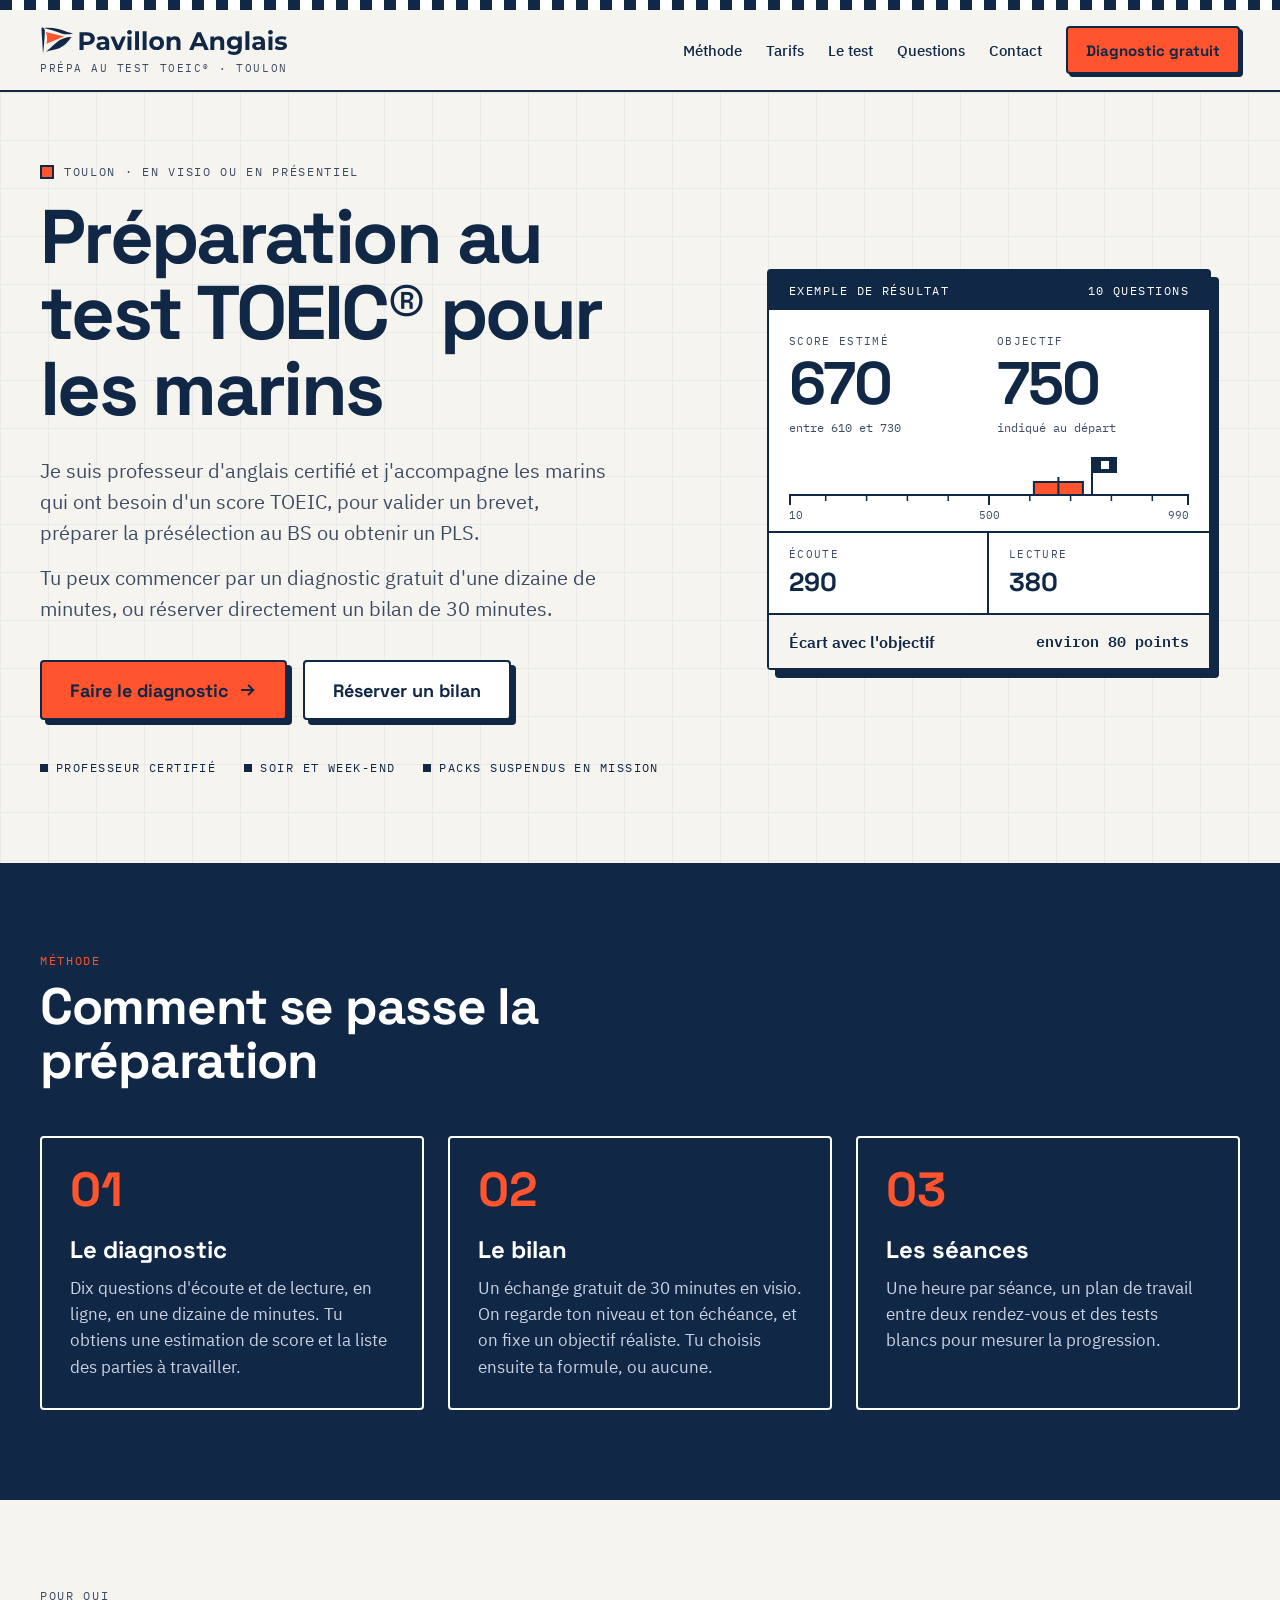
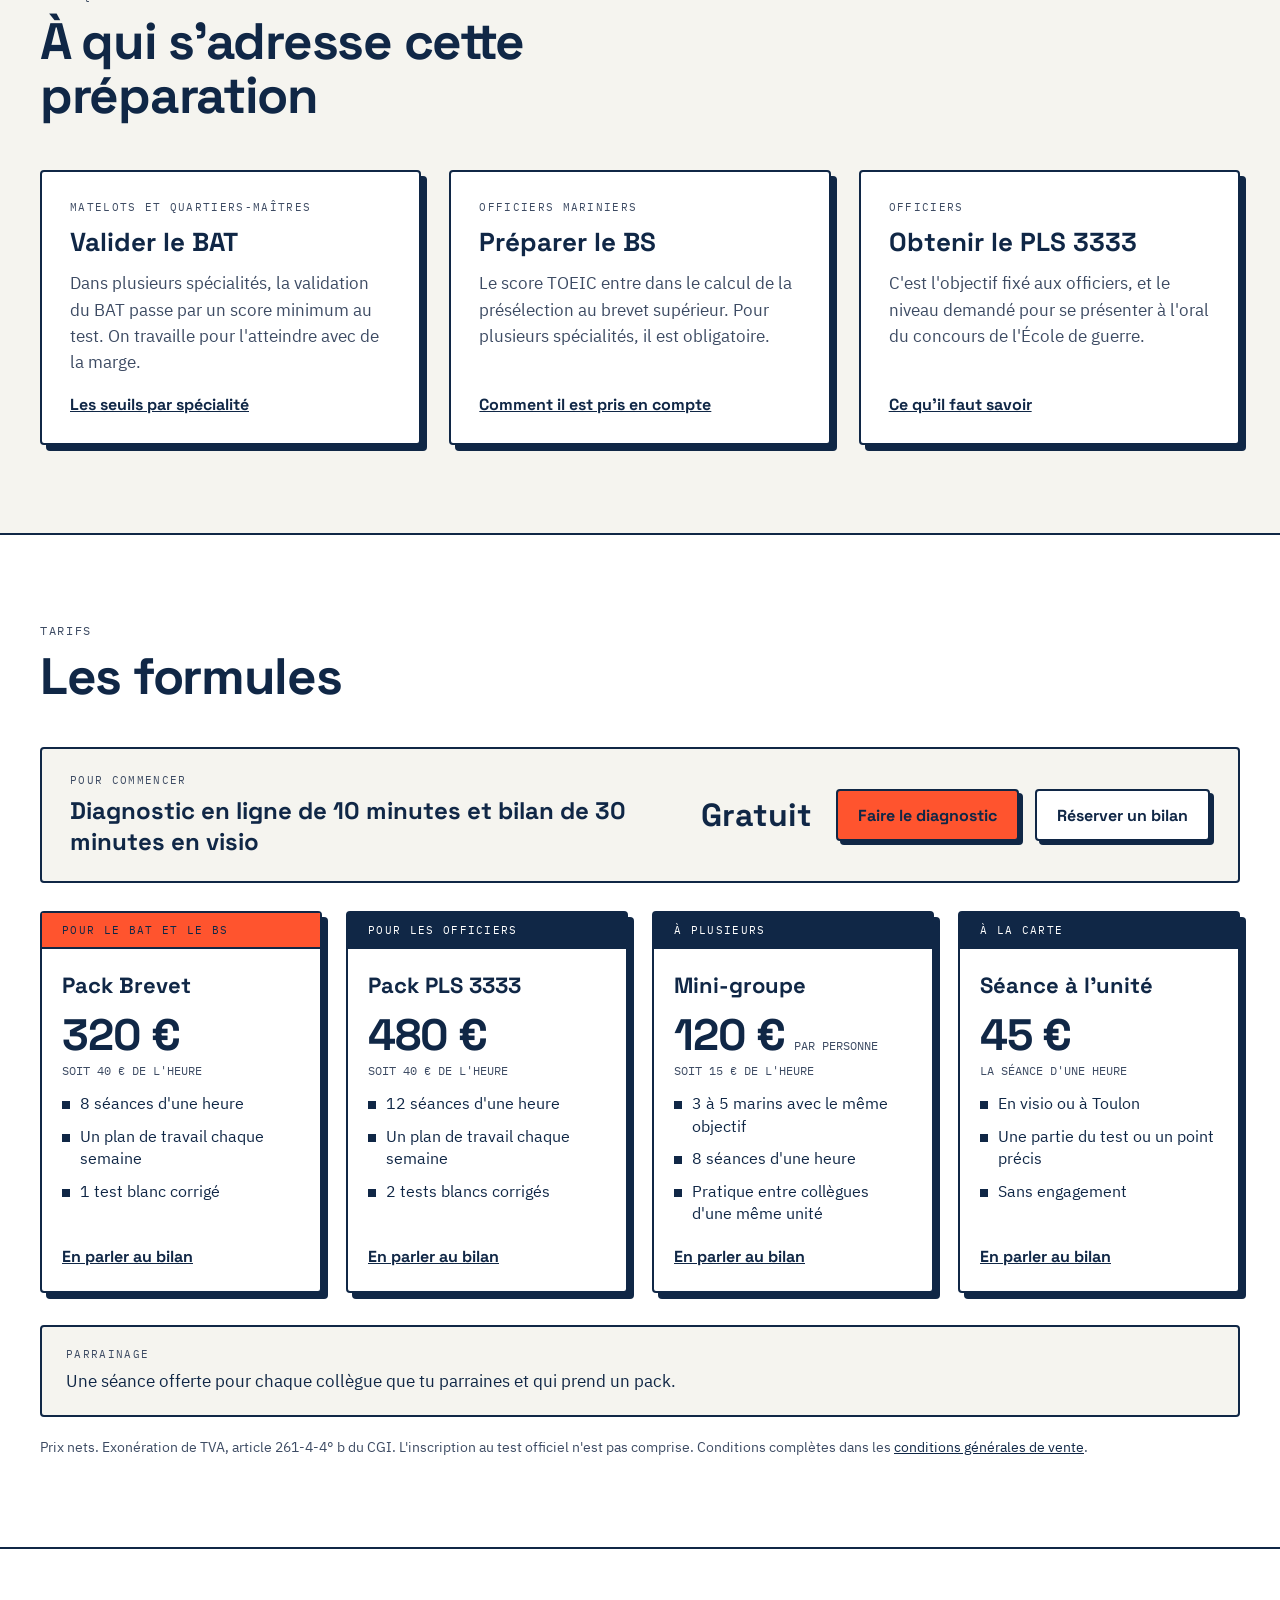
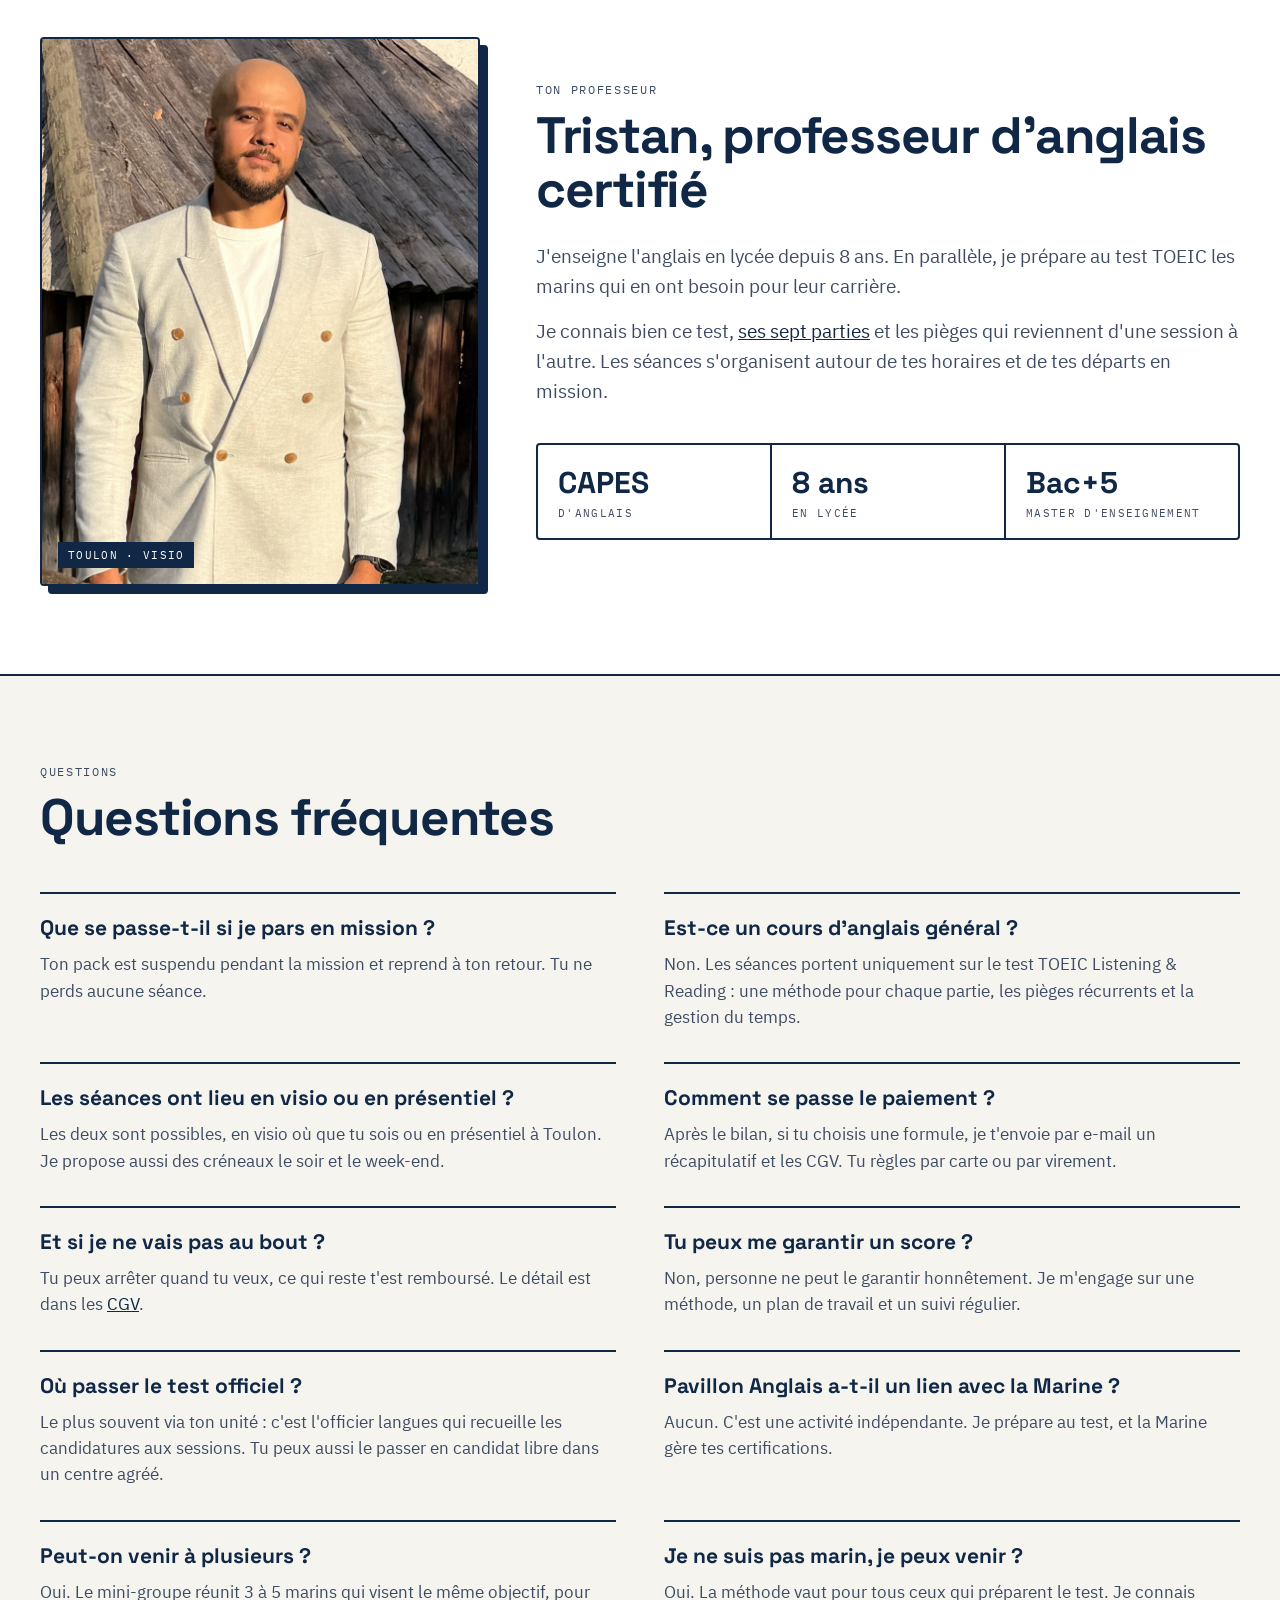
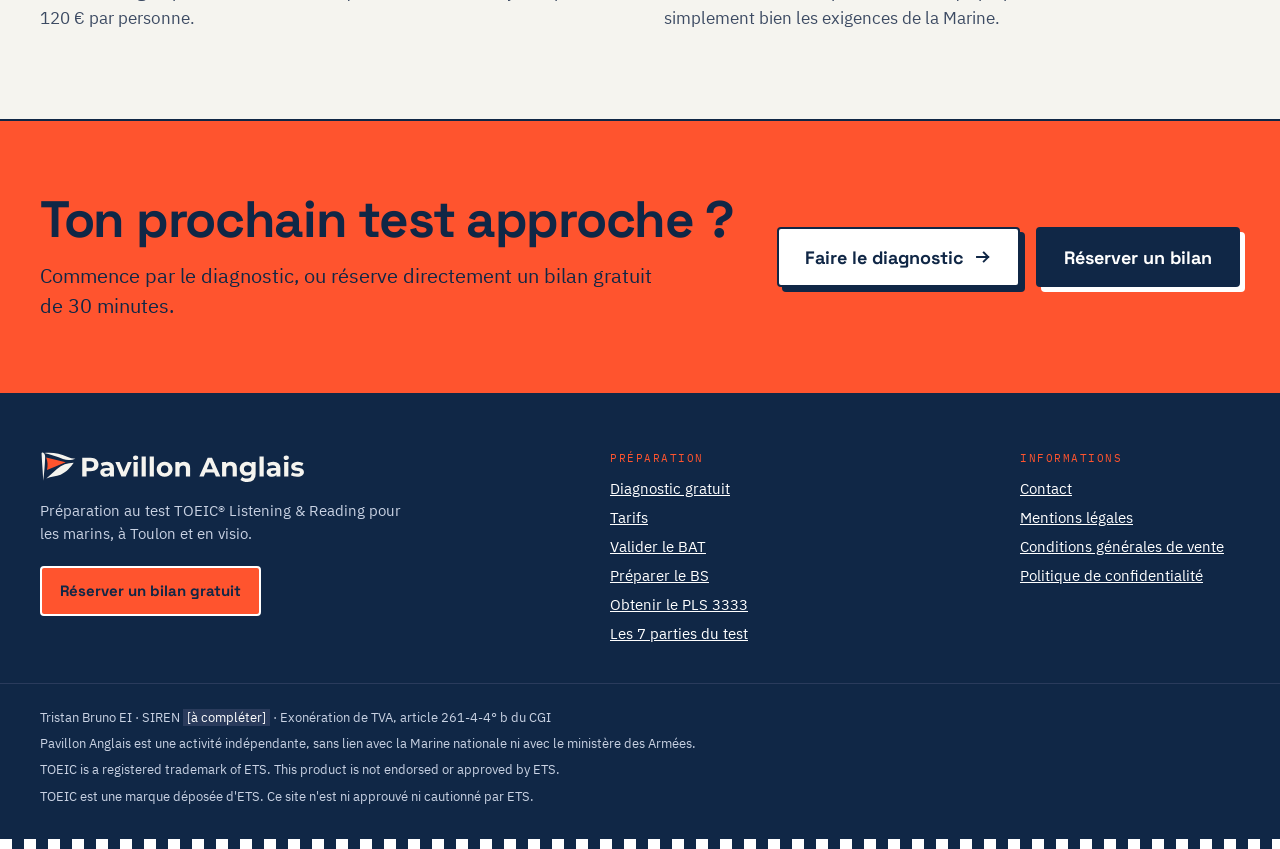
<file: index.html>
<!doctype html>
<html lang="fr">
<head>
<meta charset="utf-8">
<meta name="viewport" content="width=device-width, initial-scale=1">
<title>Pavillon Anglais, préparation au test TOEIC® pour les marins</title>
<meta name="description" content="Préparation au test TOEIC® pour les marins de Toulon : BAT, BS, PLS 3333. Diagnostic gratuit en ligne, bilan de 30 minutes, séances en visio ou en présentiel.">
<meta name="robots" content="noindex, nofollow">
<meta property="og:type" content="website">
<meta property="og:locale" content="fr_FR">
<meta property="og:site_name" content="Pavillon Anglais">
<meta property="og:title" content="Pavillon Anglais, préparation au test TOEIC® pour les marins">
<meta property="og:description" content="Préparation au test TOEIC® pour les marins de Toulon : BAT, BS, PLS 3333. Diagnostic gratuit en ligne, bilan de 30 minutes, séances en visio ou en présentiel.">
<meta name="theme-color" content="#102746">
<link rel="icon" href="assets/img/favicon.svg" type="image/svg+xml">
<link rel="apple-touch-icon" href="assets/img/apple-touch-icon.png">
<link rel="stylesheet" href="assets/css/fonts.css">
<link rel="stylesheet" href="assets/css/site.css">
<script type="application/ld+json">{"@context": "https://schema.org", "@type": "ProfessionalService", "name": "Pavillon Anglais", "description": "Préparation au test TOEIC® Listening & Reading pour les marins, en visio ou en présentiel à Toulon.", "areaServed": {"@type": "City", "name": "Toulon"}, "address": {"@type": "PostalAddress", "addressLocality": "Toulon", "addressCountry": "FR"}, "email": "tristanbrunoedu@gmail.com", "founder": {"@type": "Person", "name": "Tristan Bruno"}, "priceRange": "45 € à 480 €"}</script>
<style>
body{margin:0;background:#F5F4EF}
a{color:#102746}a:hover{color:#102746}
</style>
</head>
<body>
<div style="font-family:'IBM Plex Sans',system-ui,sans-serif; color:#102746; background:#F5F4EF; min-height:100vh">

<div style="width:100%; font-family:'IBM Plex Sans',system-ui,sans-serif; color:#102746; background:#F5F4EF">
<svg width="100%" height="10" aria-hidden="true" style="display:block"><defs><pattern id="echelle-entete" width="24" height="10" patternUnits="userSpaceOnUse"><rect x="0" y="0" width="12" height="10" fill="#102746"></rect><rect x="12" y="0" width="12" height="10" fill="#FFFFFF"></rect></pattern></defs><rect x="0" y="0" width="100%" height="10" fill="url(#echelle-entete)"></rect></svg>
<header style="border-bottom:2px solid #102746; background:#F5F4EF">
<div style="max-width:1200px; margin:0 auto; padding:16px 24px; display:flex; align-items:center; justify-content:space-between; gap:16px; flex-wrap:wrap">
<a href="index.html" aria-label="Pavillon Anglais, accueil" style="display:flex; flex-direction:column; align-items:flex-start; gap:7px; text-decoration:none; color:#102746">
<svg width="248" height="30" viewBox="-4.0 -25.0 987.1 119.2" aria-hidden="true" style="display:block; flex:none"><g transform="translate(-4.52 -25.52) scale(0.22604)"><path d="M28 40 C28 28 46 24 60 34 C80 48 89 72 87 110 C83 232 70 372 56 492 C50 380 36 200 28 40 Z" fill="#102746"/><path d="M72 36 C200 20 340 46 440 92 C500 120 545 128 586 128 C525 153 450 157 380 133 C290 101 180 59 72 36 Z" fill="#102746"/><path d="M104 108 L426 186 L118 314 C134 240 130 170 104 108 Z" fill="#FF542E"/><path d="M558 196 C452 196 362 230 282 300 C212 360 152 420 108 454 C180 422 270 422 342 392 C442 347 502 272 558 196 Z" fill="#102746"/></g><path d="M153.29583333333335 70.0V0.0H183.59583333333333Q192.99583333333334 0.0 199.79583333333335 3.049999999999997Q206.59583333333333 6.099999999999994 210.29583333333335 11.799999999999997Q213.99583333333334 17.5 213.99583333333334 25.4Q213.99583333333334 33.199999999999996 210.29583333333335 38.89999999999999Q206.59583333333333 44.599999999999994 199.79583333333335 47.65Q192.99583333333334 50.7 183.59583333333333 50.7H162.29583333333335L169.49583333333334 43.4V70.0ZM169.49583333333334 45.2 162.29583333333335 37.5H182.69583333333333Q190.19583333333333 37.5 193.89583333333331 34.3Q197.59583333333333 31.099999999999994 197.59583333333333 25.4Q197.59583333333333 19.599999999999994 193.89583333333331 16.399999999999995Q190.19583333333333 13.199999999999996 182.69583333333333 13.199999999999996H162.29583333333335L169.49583333333334 5.5ZM256.8958333333333 70.0V59.5L255.89583333333331 57.2V38.4Q255.89583333333331 33.4 252.8458333333333 30.599999999999998Q249.79583333333332 27.799999999999997 243.49583333333334 27.799999999999997Q239.19583333333333 27.799999999999997 235.04583333333332 29.15Q230.89583333333331 30.5 227.99583333333334 32.8L222.39583333333331 21.9Q226.79583333333332 18.799999999999997 232.99583333333334 17.099999999999998Q239.19583333333333 15.399999999999999 245.59583333333333 15.399999999999999Q257.8958333333333 15.399999999999999 264.6958333333333 21.2Q271.49583333333334 27.0 271.49583333333334 39.3V70.0ZM240.49583333333334 70.8Q234.19583333333333 70.8 229.69583333333333 68.65Q225.19583333333333 66.5 222.79583333333332 62.8Q220.39583333333331 59.1 220.39583333333331 54.5Q220.39583333333331 49.7 222.74583333333334 46.1Q225.09583333333333 42.5 230.19583333333333 40.45Q235.29583333333332 38.4 243.49583333333334 38.4H257.79583333333335V47.5H245.19583333333333Q239.69583333333333 47.5 237.64583333333331 49.3Q235.59583333333333 51.099999999999994 235.59583333333333 53.8Q235.59583333333333 56.8 237.94583333333333 58.55Q240.29583333333332 60.3 244.39583333333331 60.3Q248.29583333333332 60.3 251.39583333333331 58.45Q254.49583333333334 56.6 255.89583333333331 53.0L258.29583333333335 60.2Q256.5958333333333 65.4 252.0958333333333 68.1Q247.59583333333333 70.8 240.49583333333334 70.8ZM299.1958333333334 70.0 276.59583333333336 16.199999999999996H292.6958333333334L311.4958333333334 62.5H303.4958333333334L322.9958333333334 16.199999999999996H337.9958333333334L315.29583333333335 70.0ZM344.3958333333333 70.0V16.199999999999996H359.99583333333334V70.0ZM352.1958333333333 8.699999999999996Q347.8958333333333 8.699999999999996 345.1958333333333 6.199999999999999Q342.49583333333334 3.700000000000003 342.49583333333334 0.0Q342.49583333333334 -3.700000000000003 345.1958333333333 -6.200000000000003Q347.8958333333333 -8.700000000000003 352.1958333333333 -8.700000000000003Q356.49583333333334 -8.700000000000003 359.1958333333333 -6.350000000000001Q361.8958333333333 -4.0 361.8958333333333 -0.29999999999999716Q361.8958333333333 3.5999999999999943 359.2458333333333 6.149999999999995Q356.5958333333333 8.699999999999996 352.1958333333333 8.699999999999996ZM374.49583333333334 70.0V-4.200000000000003H390.09583333333336V70.0ZM404.59583333333336 70.0V-4.200000000000003H420.1958333333334V70.0ZM460.29583333333335 70.8Q451.6958333333333 70.8 445.04583333333335 67.2Q438.3958333333333 63.6 434.54583333333335 57.349999999999994Q430.6958333333333 51.099999999999994 430.6958333333333 43.099999999999994Q430.6958333333333 35.0 434.54583333333335 28.75Q438.3958333333333 22.5 445.04583333333335 18.95Q451.6958333333333 15.399999999999999 460.29583333333335 15.399999999999999Q468.79583333333335 15.399999999999999 475.49583333333334 18.95Q482.1958333333333 22.5 485.99583333333334 28.7Q489.79583333333335 34.9 489.79583333333335 43.099999999999994Q489.79583333333335 51.099999999999994 485.99583333333334 57.349999999999994Q482.1958333333333 63.6 475.49583333333334 67.2Q468.79583333333335 70.8 460.29583333333335 70.8ZM460.29583333333335 58.0Q464.1958333333333 58.0 467.29583333333335 56.2Q470.39583333333337 54.4 472.1958333333333 51.05Q473.99583333333334 47.7 473.99583333333334 43.099999999999994Q473.99583333333334 38.4 472.1958333333333 35.099999999999994Q470.39583333333337 31.799999999999997 467.29583333333335 29.999999999999996Q464.1958333333333 28.199999999999996 460.29583333333335 28.199999999999996Q456.3958333333333 28.199999999999996 453.29583333333335 29.999999999999996Q450.1958333333333 31.799999999999997 448.3458333333333 35.099999999999994Q446.49583333333334 38.4 446.49583333333334 43.099999999999994Q446.49583333333334 47.7 448.3458333333333 51.05Q450.1958333333333 54.4 453.29583333333335 56.2Q456.3958333333333 58.0 460.29583333333335 58.0ZM500.1958333333333 70.0V16.199999999999996H515.0958333333333V31.099999999999994L512.2958333333333 26.599999999999994Q515.1958333333333 21.199999999999996 520.5958333333333 18.299999999999997Q525.9958333333334 15.399999999999999 532.8958333333334 15.399999999999999Q539.2958333333333 15.399999999999999 544.3458333333333 17.95Q549.3958333333334 20.5 552.2958333333333 25.75Q555.1958333333333 31.0 555.1958333333333 39.2V70.0H539.5958333333333V41.599999999999994Q539.5958333333333 35.1 536.7458333333334 32.0Q533.8958333333334 28.9 528.6958333333333 28.9Q524.9958333333334 28.9 522.0458333333333 30.45Q519.0958333333333 32.0 517.4458333333333 35.2Q515.7958333333333 38.4 515.7958333333333 43.4V70.0ZM589.4958333333334 70.0 620.6958333333333 0.0H636.6958333333333L667.9958333333334 70.0H650.9958333333334L625.3958333333334 8.199999999999996H631.7958333333333L606.0958333333334 70.0ZM605.0958333333334 55.0 609.3958333333334 42.7H645.3958333333334L649.7958333333333 55.0ZM674.1958333333334 70.0V16.199999999999996H689.0958333333334V31.099999999999994L686.2958333333333 26.599999999999994Q689.1958333333334 21.199999999999996 694.5958333333334 18.299999999999997Q699.9958333333334 15.399999999999999 706.8958333333334 15.399999999999999Q713.2958333333333 15.399999999999999 718.3458333333333 17.95Q723.3958333333334 20.5 726.2958333333333 25.75Q729.1958333333334 31.0 729.1958333333334 39.2V70.0H713.5958333333334V41.599999999999994Q713.5958333333334 35.1 710.7458333333334 32.0Q707.8958333333334 28.9 702.6958333333334 28.9Q698.9958333333334 28.9 696.0458333333333 30.45Q693.0958333333334 32.0 691.4458333333334 35.2Q689.7958333333333 38.4 689.7958333333333 43.4V70.0ZM768.9958333333334 90.2Q761.3958333333334 90.2 754.3458333333333 88.35Q747.2958333333333 86.5 742.5958333333334 82.8L748.7958333333333 71.6Q752.1958333333334 74.4 757.4458333333334 76.05000000000001Q762.6958333333334 77.7 767.7958333333333 77.7Q776.0958333333334 77.7 779.8458333333334 74.0Q783.5958333333334 70.3 783.5958333333334 63.0V54.9L784.5958333333334 41.4L784.3958333333334 27.799999999999997V16.199999999999996H799.1958333333334V61.0Q799.1958333333334 76.0 791.3958333333335 83.1Q783.5958333333334 90.2 768.9958333333334 90.2ZM766.5958333333334 67.4Q759.0958333333334 67.4 753.0458333333333 64.15Q746.9958333333334 60.9 743.3458333333334 55.05Q739.6958333333334 49.2 739.6958333333334 41.4Q739.6958333333334 33.5 743.3458333333334 27.65Q746.9958333333334 21.799999999999997 753.0458333333333 18.599999999999998Q759.0958333333334 15.399999999999999 766.5958333333334 15.399999999999999Q773.3958333333334 15.399999999999999 778.5958333333333 18.15Q783.7958333333333 20.9 786.6958333333334 26.65Q789.5958333333334 32.4 789.5958333333334 41.4Q789.5958333333334 50.3 786.6958333333334 56.05Q783.7958333333333 61.8 778.5958333333333 64.6Q773.3958333333334 67.4 766.5958333333334 67.4ZM769.6958333333334 54.6Q773.7958333333333 54.6 776.9958333333334 52.95Q780.1958333333334 51.3 781.9958333333334 48.3Q783.7958333333333 45.3 783.7958333333333 41.4Q783.7958333333333 37.4 781.9958333333334 34.45Q780.1958333333334 31.5 776.9958333333334 29.849999999999998Q773.7958333333333 28.199999999999996 769.6958333333334 28.199999999999996Q765.5958333333334 28.199999999999996 762.3958333333335 29.849999999999998Q759.1958333333334 31.5 757.3458333333334 34.45Q755.4958333333334 37.4 755.4958333333334 41.4Q755.4958333333334 45.3 757.3458333333334 48.3Q759.1958333333334 51.3 762.3958333333335 52.95Q765.5958333333334 54.6 769.6958333333334 54.6ZM813.6958333333334 70.0V-4.200000000000003H829.2958333333333V70.0ZM876.7958333333333 70.0V59.5L875.7958333333333 57.2V38.4Q875.7958333333333 33.4 872.7458333333334 30.599999999999998Q869.6958333333333 27.799999999999997 863.3958333333333 27.799999999999997Q859.0958333333333 27.799999999999997 854.9458333333333 29.15Q850.7958333333333 30.5 847.8958333333333 32.8L842.2958333333333 21.9Q846.6958333333333 18.799999999999997 852.8958333333333 17.099999999999998Q859.0958333333333 15.399999999999999 865.4958333333333 15.399999999999999Q877.7958333333333 15.399999999999999 884.5958333333333 21.2Q891.3958333333333 27.0 891.3958333333333 39.3V70.0ZM860.3958333333333 70.8Q854.0958333333333 70.8 849.5958333333333 68.65Q845.0958333333333 66.5 842.6958333333333 62.8Q840.2958333333333 59.1 840.2958333333333 54.5Q840.2958333333333 49.7 842.6458333333333 46.1Q844.9958333333333 42.5 850.0958333333333 40.45Q855.1958333333333 38.4 863.3958333333333 38.4H877.6958333333333V47.5H865.0958333333333Q859.5958333333333 47.5 857.5458333333333 49.3Q855.4958333333333 51.099999999999994 855.4958333333333 53.8Q855.4958333333333 56.8 857.8458333333333 58.55Q860.1958333333333 60.3 864.2958333333333 60.3Q868.1958333333333 60.3 871.2958333333333 58.45Q874.3958333333333 56.6 875.7958333333333 53.0L878.1958333333333 60.2Q876.4958333333333 65.4 871.9958333333333 68.1Q867.4958333333333 70.8 860.3958333333333 70.8ZM905.4958333333334 70.0V16.199999999999996H921.0958333333333V70.0ZM913.2958333333333 8.699999999999996Q908.9958333333334 8.699999999999996 906.2958333333333 6.199999999999999Q903.5958333333333 3.700000000000003 903.5958333333333 0.0Q903.5958333333333 -3.700000000000003 906.2958333333333 -6.200000000000003Q908.9958333333334 -8.700000000000003 913.2958333333333 -8.700000000000003Q917.5958333333333 -8.700000000000003 920.2958333333333 -6.350000000000001Q922.9958333333334 -4.0 922.9958333333334 -0.29999999999999716Q922.9958333333334 3.5999999999999943 920.3458333333333 6.149999999999995Q917.6958333333333 8.699999999999996 913.2958333333333 8.699999999999996ZM953.6958333333334 70.8Q946.7958333333335 70.8 940.4458333333334 69.15Q934.0958333333335 67.5 930.3958333333335 65.0L935.5958333333335 53.8Q939.2958333333335 56.1 944.3458333333335 57.55Q949.3958333333335 59.0 954.2958333333335 59.0Q959.6958333333334 59.0 961.9458333333334 57.7Q964.1958333333334 56.4 964.1958333333334 54.1Q964.1958333333334 52.2 962.4458333333334 51.25Q960.6958333333334 50.3 957.7958333333335 49.8Q954.8958333333335 49.3 951.4458333333334 48.8Q947.9958333333335 48.3 944.4958333333335 47.449999999999996Q940.9958333333335 46.599999999999994 938.0958333333335 44.9Q935.1958333333334 43.2 933.4458333333334 40.3Q931.6958333333334 37.4 931.6958333333334 32.8Q931.6958333333334 27.699999999999996 934.6458333333335 23.799999999999997Q937.5958333333335 19.9 943.1958333333334 17.65Q948.7958333333335 15.399999999999999 956.5958333333335 15.399999999999999Q962.0958333333335 15.399999999999999 967.7958333333336 16.599999999999998Q973.4958333333335 17.799999999999997 977.2958333333335 20.099999999999994L972.0958333333335 31.199999999999996Q968.1958333333334 28.9 964.2458333333334 28.049999999999997Q960.2958333333335 27.199999999999996 956.5958333333335 27.199999999999996Q951.3958333333335 27.199999999999996 948.9958333333335 28.599999999999998Q946.5958333333335 30.0 946.5958333333335 32.199999999999996Q946.5958333333335 34.199999999999996 948.3458333333335 35.199999999999996Q950.0958333333335 36.199999999999996 952.9958333333335 36.8Q955.8958333333335 37.4 959.3458333333335 37.849999999999994Q962.7958333333335 38.3 966.2958333333335 39.199999999999996Q969.7958333333335 40.099999999999994 972.6458333333335 41.75Q975.4958333333335 43.4 977.2958333333336 46.25Q979.0958333333335 49.099999999999994 979.0958333333335 53.7Q979.0958333333335 58.7 976.0958333333335 62.550000000000004Q973.0958333333335 66.4 967.4458333333334 68.6Q961.7958333333335 70.8 953.6958333333334 70.8Z" fill="#102746"/></svg>
<span style="font-family:'IBM Plex Mono',ui-monospace,monospace; font-size:11px; letter-spacing:0.14em; color:#3D4B63; line-height:1">PRÉPA AU TEST TOEIC® · TOULON</span>
</a>
<nav aria-label="Navigation principale" style="display:flex; align-items:center; gap:24px; flex-wrap:wrap">
<a href="index.html#methode" style="font-weight:500; font-size:15px; color:#102746; text-decoration:none; text-underline-offset:6px; text-decoration-thickness:2px">Méthode</a>
<a href="index.html#formules" style="font-weight:500; font-size:15px; color:#102746; text-decoration:none; text-underline-offset:6px; text-decoration-thickness:2px">Tarifs</a>
<a href="guide.html" style="font-weight:500; font-size:15px; color:#102746; text-decoration:none; text-underline-offset:6px; text-decoration-thickness:2px">Le test</a>
<a href="index.html#questions" style="font-weight:500; font-size:15px; color:#102746; text-decoration:none; text-underline-offset:6px; text-decoration-thickness:2px">Questions</a>
<a href="contact.html" style="font-weight:500; font-size:15px; color:#102746; text-decoration:none; text-underline-offset:6px; text-decoration-thickness:2px">Contact</a>
<a href="diagnostic.html" style="display:inline-flex; align-items:center; min-height:44px; padding:0 18px; background:#FF542E; color:#102746; border:2px solid #102746; border-radius:4px; box-shadow:3px 3px 0 #102746; font-family:'Space Grotesk',system-ui,sans-serif; font-weight:700; font-size:15px; text-decoration:none">Diagnostic gratuit</a>
</nav>
</div>
</header>
</div>

<main>

<section id="haut" aria-labelledby="titre-principal" style="position:relative; overflow:hidden; border-bottom:2px solid #102746">
<svg aria-hidden="true" width="100%" height="100%" style="position:absolute; top:0; left:0; width:100%; height:100%; display:block"><defs><pattern id="carte-hero" width="48" height="48" patternUnits="userSpaceOnUse"><path d="M48 0H0V48" fill="none" stroke="#DCE0E6" stroke-width="1"></path></pattern></defs><rect x="0" y="0" width="100%" height="100%" fill="url(#carte-hero)"></rect></svg>
<div style="position:relative; max-width:1200px; margin:0 auto; padding:72px 24px 88px; display:flex; flex-wrap:wrap; gap:56px; align-items:center">

<div style="flex:1 1 520px; min-width:0">
<p style="margin:0; display:flex; align-items:center; gap:10px; font-family:'IBM Plex Mono',ui-monospace,monospace; font-size:12px; letter-spacing:0.14em; color:#3D4B63"><span aria-hidden="true" style="display:inline-block; width:10px; height:10px; background:#FF542E; border:2px solid #102746"></span>TOULON · EN VISIO OU EN PRÉSENTIEL</p>
<h1 id="titre-principal" style="margin:20px 0 0; font-family:'Space Grotesk',system-ui,sans-serif; font-weight:700; font-size:clamp(44px,6vw,76px); line-height:1; letter-spacing:-0.035em">Préparation au test TOEIC® pour les marins</h1>
<p style="margin:28px 0 0; max-width:580px; font-size:20px; line-height:1.55; color:#3D4B63">Je suis professeur d'anglais certifié et j'accompagne les marins qui ont besoin d'un score TOEIC, pour valider un brevet, préparer la présélection au BS ou obtenir un PLS.</p>
<p style="margin:14px 0 0; max-width:580px; font-size:20px; line-height:1.55; color:#3D4B63">Tu peux commencer par un diagnostic gratuit d'une dizaine de minutes, ou réserver directement un bilan de 30 minutes.</p>
<div style="display:flex; flex-wrap:wrap; gap:16px; margin-top:36px">
<a href="diagnostic.html" style="display:inline-flex; align-items:center; gap:10px; min-height:56px; padding:0 28px; background:#FF542E; color:#102746; border:2px solid #102746; border-radius:4px; box-shadow:5px 5px 0 #102746; font-family:'Space Grotesk',system-ui,sans-serif; font-weight:700; font-size:18px; text-decoration:none">Faire le diagnostic<svg width="18" height="18" viewBox="0 0 24 24" aria-hidden="true" fill="none" stroke="currentColor" stroke-width="2.5" stroke-linecap="square"><path d="M4 12h15M13 6l6 6-6 6"></path></svg></a>
<a href="https://cal.com/tristan-bruno/bilangratuit" target="_blank" rel="noopener" style="display:inline-flex; align-items:center; min-height:56px; padding:0 28px; background:#FFFFFF; color:#102746; border:2px solid #102746; border-radius:4px; box-shadow:5px 5px 0 #102746; font-family:'Space Grotesk',system-ui,sans-serif; font-weight:700; font-size:18px; text-decoration:none">Réserver un bilan</a>
</div>
<ul style="list-style:none; padding:0; margin:40px 0 0; display:flex; flex-wrap:wrap; gap:10px 28px; font-family:'IBM Plex Mono',ui-monospace,monospace; font-size:12px; letter-spacing:0.12em">
<li style="display:flex; align-items:center; gap:8px"><span aria-hidden="true" style="display:inline-block; width:8px; height:8px; background:#102746"></span>PROFESSEUR CERTIFIÉ</li>
<li style="display:flex; align-items:center; gap:8px"><span aria-hidden="true" style="display:inline-block; width:8px; height:8px; background:#102746"></span>SOIR ET WEEK-END</li>
<li style="display:flex; align-items:center; gap:8px"><span aria-hidden="true" style="display:inline-block; width:8px; height:8px; background:#102746"></span>PACKS SUSPENDUS EN MISSION</li>
</ul>
</div>

<div style="flex:1 1 380px; min-width:0; display:flex; justify-content:center">
<div style="width:100%; max-width:440px; background:#FFFFFF; border:2px solid #102746; border-radius:4px; box-shadow:8px 8px 0 #102746">
<div style="display:flex; justify-content:space-between; align-items:center; padding:12px 20px; background:#102746; color:#FFFFFF; font-family:'IBM Plex Mono',ui-monospace,monospace; font-size:12px; letter-spacing:0.12em">
<span>EXEMPLE DE RÉSULTAT</span><span>10 QUESTIONS</span>
</div>
<div style="padding:24px 20px 4px; display:grid; grid-template-columns:repeat(2, minmax(0, 1fr)); gap:16px">
<div>
<p style="margin:0; font-family:'IBM Plex Mono',ui-monospace,monospace; font-size:11px; letter-spacing:0.12em; color:#3D4B63">SCORE ESTIMÉ</p>
<p style="margin:6px 0 0; font-family:'Space Grotesk',system-ui,sans-serif; font-weight:700; font-size:60px; line-height:1; letter-spacing:-0.03em">670</p>
<p style="margin:6px 0 0; font-family:'IBM Plex Mono',ui-monospace,monospace; font-size:12px; color:#3D4B63">entre 610 et 730</p>
</div>
<div>
<p style="margin:0; font-family:'IBM Plex Mono',ui-monospace,monospace; font-size:11px; letter-spacing:0.12em; color:#3D4B63">OBJECTIF</p>
<p style="margin:6px 0 0; font-family:'Space Grotesk',system-ui,sans-serif; font-weight:700; font-size:60px; line-height:1; letter-spacing:-0.03em; color:#102746">750</p>
<p style="margin:6px 0 0; font-family:'IBM Plex Mono',ui-monospace,monospace; font-size:12px; color:#3D4B63">indiqué au départ</p>
</div>
</div>
<div style="padding:12px 20px 8px">
<svg viewBox="0 0 400 72" width="100%" role="img" aria-label="Échelle du test de 10 à 990 : score estimé entre 610 et 730, objectif à 750" style="display:block; overflow:visible">
<line x1="0" y1="44" x2="400" y2="44" stroke="#102746" stroke-width="2"></line>
<line x1="1" y1="44" x2="1" y2="54" stroke="#102746" stroke-width="2"></line>
<line x1="36.7" y1="44" x2="36.7" y2="50" stroke="#102746" stroke-width="1.5"></line>
<line x1="77.6" y1="44" x2="77.6" y2="50" stroke="#102746" stroke-width="1.5"></line>
<line x1="118.4" y1="44" x2="118.4" y2="50" stroke="#102746" stroke-width="1.5"></line>
<line x1="159.2" y1="44" x2="159.2" y2="50" stroke="#102746" stroke-width="1.5"></line>
<line x1="200" y1="44" x2="200" y2="54" stroke="#102746" stroke-width="2"></line>
<line x1="240.8" y1="44" x2="240.8" y2="50" stroke="#102746" stroke-width="1.5"></line>
<line x1="281.6" y1="44" x2="281.6" y2="50" stroke="#102746" stroke-width="1.5"></line>
<line x1="322.4" y1="44" x2="322.4" y2="50" stroke="#102746" stroke-width="1.5"></line>
<line x1="363.3" y1="44" x2="363.3" y2="50" stroke="#102746" stroke-width="1.5"></line>
<line x1="399" y1="44" x2="399" y2="54" stroke="#102746" stroke-width="2"></line>
<rect x="244.9" y="31" width="49" height="13" fill="#FF542E" stroke="#102746" stroke-width="2"></rect>
<line x1="269.4" y1="26" x2="269.4" y2="44" stroke="#102746" stroke-width="2"></line>
<line x1="303" y1="6" x2="303" y2="44" stroke="#102746" stroke-width="2"></line>
<rect x="304" y="6" width="24" height="16" fill="#102746"></rect>
<rect x="312" y="10" width="8" height="8" fill="#FFFFFF"></rect>
<text x="0" y="68" font-family="IBM Plex Mono, monospace" font-size="11" fill="#3D4B63">10</text>
<text x="200" y="68" text-anchor="middle" font-family="IBM Plex Mono, monospace" font-size="11" fill="#3D4B63">500</text>
<text x="400" y="68" text-anchor="end" font-family="IBM Plex Mono, monospace" font-size="11" fill="#3D4B63">990</text>
</svg>
</div>
<div style="display:grid; grid-template-columns:repeat(2, minmax(0, 1fr)); border-top:2px solid #102746">
<div style="padding:14px 20px; border-right:2px solid #102746">
<p style="margin:0; font-family:'IBM Plex Mono',ui-monospace,monospace; font-size:11px; letter-spacing:0.12em; color:#3D4B63">ÉCOUTE</p>
<p style="margin:4px 0 0; font-family:'Space Grotesk',system-ui,sans-serif; font-weight:700; font-size:26px">290</p>
</div>
<div style="padding:14px 20px">
<p style="margin:0; font-family:'IBM Plex Mono',ui-monospace,monospace; font-size:11px; letter-spacing:0.12em; color:#3D4B63">LECTURE</p>
<p style="margin:4px 0 0; font-family:'Space Grotesk',system-ui,sans-serif; font-weight:700; font-size:26px">380</p>
</div>
</div>
<div style="display:flex; justify-content:space-between; align-items:center; gap:12px; padding:14px 20px; border-top:2px solid #102746; background:#F5F4EF">
<span style="font-weight:600">Écart avec l'objectif</span>
<span style="font-family:'IBM Plex Mono',ui-monospace,monospace; font-weight:600; font-size:15px">environ 80 points</span>
</div>
</div>
</div>

</div>
</section>

<section id="methode" aria-labelledby="titre-methode" style="background:#102746; color:#FFFFFF; border-bottom:2px solid #102746">
<div style="max-width:1200px; margin:0 auto; padding:88px 24px">
<p style="margin:0; font-family:'IBM Plex Mono',ui-monospace,monospace; font-size:12px; letter-spacing:0.14em; color:#FF542E">MÉTHODE</p>
<h2 id="titre-methode" style="margin:12px 0 0; max-width:760px; font-family:'Space Grotesk',system-ui,sans-serif; font-weight:700; font-size:clamp(32px,4vw,52px); line-height:1.05; letter-spacing:-0.025em">Comment se passe la préparation</h2>
<div style="display:flex; flex-wrap:wrap; gap:24px; margin-top:48px">
<div style="flex:1 1 260px; min-width:0; border:2px solid #FFFFFF; border-radius:4px; padding:28px">
<p aria-hidden="true" style="margin:0; font-family:'Space Grotesk',system-ui,sans-serif; font-weight:700; font-size:48px; line-height:1; color:#FF542E">01</p>
<h3 style="margin:20px 0 0; font-family:'Space Grotesk',system-ui,sans-serif; font-weight:700; font-size:24px">Le diagnostic</h3>
<p style="margin:10px 0 0; font-size:17px; line-height:1.55; color:#C9D2E3">Dix questions d'écoute et de lecture, en ligne, en une dizaine de minutes. Tu obtiens une estimation de score et la liste des parties à travailler.</p>
</div>
<div style="flex:1 1 260px; min-width:0; border:2px solid #FFFFFF; border-radius:4px; padding:28px">
<p aria-hidden="true" style="margin:0; font-family:'Space Grotesk',system-ui,sans-serif; font-weight:700; font-size:48px; line-height:1; color:#FF542E">02</p>
<h3 style="margin:20px 0 0; font-family:'Space Grotesk',system-ui,sans-serif; font-weight:700; font-size:24px">Le bilan</h3>
<p style="margin:10px 0 0; font-size:17px; line-height:1.55; color:#C9D2E3">Un échange gratuit de 30 minutes en visio. On regarde ton niveau et ton échéance, et on fixe un objectif réaliste. Tu choisis ensuite ta formule, ou aucune.</p>
</div>
<div style="flex:1 1 260px; min-width:0; border:2px solid #FFFFFF; border-radius:4px; padding:28px">
<p aria-hidden="true" style="margin:0; font-family:'Space Grotesk',system-ui,sans-serif; font-weight:700; font-size:48px; line-height:1; color:#FF542E">03</p>
<h3 style="margin:20px 0 0; font-family:'Space Grotesk',system-ui,sans-serif; font-weight:700; font-size:24px">Les séances</h3>
<p style="margin:10px 0 0; font-size:17px; line-height:1.55; color:#C9D2E3">Une heure par séance, un plan de travail entre deux rendez-vous et des tests blancs pour mesurer la progression.</p>
</div>
</div>
</div>
</section>

<section aria-labelledby="titre-public" style="border-bottom:2px solid #102746">
<div style="max-width:1200px; margin:0 auto; padding:88px 24px">
<p style="margin:0; font-family:'IBM Plex Mono',ui-monospace,monospace; font-size:12px; letter-spacing:0.14em; color:#3D4B63">POUR QUI</p>
<h2 id="titre-public" style="margin:12px 0 0; max-width:760px; font-family:'Space Grotesk',system-ui,sans-serif; font-weight:700; font-size:clamp(32px,4vw,52px); line-height:1.05; letter-spacing:-0.025em">À qui s'adresse cette préparation</h2>
<div style="display:flex; flex-wrap:wrap; gap:28px; margin-top:48px">
<div style="flex:1 1 300px; min-width:0; display:flex; flex-direction:column; background:#FFFFFF; border:2px solid #102746; border-radius:4px; box-shadow:6px 6px 0 #102746; padding:28px">
<p style="margin:0; font-family:'IBM Plex Mono',ui-monospace,monospace; font-size:11px; letter-spacing:0.12em; color:#3D4B63">MATELOTS ET QUARTIERS-MAÎTRES</p>
<h3 style="margin:14px 0 0; font-family:'Space Grotesk',system-ui,sans-serif; font-weight:700; font-size:26px; line-height:1.15">Valider le BAT</h3>
<p style="margin:12px 0 0; font-size:17px; line-height:1.55; color:#3D4B63">Dans plusieurs spécialités, la validation du BAT passe par un score minimum au test. On travaille pour l'atteindre avec de la marge.</p>
<a href="bat.html" style="margin-top:auto; padding-top:18px; font-family:'Space Grotesk',system-ui,sans-serif; font-weight:700; font-size:16px">Les seuils par spécialité</a>
</div>
<div style="flex:1 1 300px; min-width:0; display:flex; flex-direction:column; background:#FFFFFF; border:2px solid #102746; border-radius:4px; box-shadow:6px 6px 0 #102746; padding:28px">
<p style="margin:0; font-family:'IBM Plex Mono',ui-monospace,monospace; font-size:11px; letter-spacing:0.12em; color:#3D4B63">OFFICIERS MARINIERS</p>
<h3 style="margin:14px 0 0; font-family:'Space Grotesk',system-ui,sans-serif; font-weight:700; font-size:26px; line-height:1.15">Préparer le BS</h3>
<p style="margin:12px 0 0; font-size:17px; line-height:1.55; color:#3D4B63">Le score TOEIC entre dans le calcul de la présélection au brevet supérieur. Pour plusieurs spécialités, il est obligatoire.</p>
<a href="bs.html" style="margin-top:auto; padding-top:18px; font-family:'Space Grotesk',system-ui,sans-serif; font-weight:700; font-size:16px">Comment il est pris en compte</a>
</div>
<div style="flex:1 1 300px; min-width:0; display:flex; flex-direction:column; background:#FFFFFF; border:2px solid #102746; border-radius:4px; box-shadow:6px 6px 0 #102746; padding:28px">
<p style="margin:0; font-family:'IBM Plex Mono',ui-monospace,monospace; font-size:11px; letter-spacing:0.12em; color:#3D4B63">OFFICIERS</p>
<h3 style="margin:14px 0 0; font-family:'Space Grotesk',system-ui,sans-serif; font-weight:700; font-size:26px; line-height:1.15">Obtenir le PLS 3333</h3>
<p style="margin:12px 0 0; font-size:17px; line-height:1.55; color:#3D4B63">C'est l'objectif fixé aux officiers, et le niveau demandé pour se présenter à l'oral du concours de l'École de guerre.</p>
<a href="pls.html" style="margin-top:auto; padding-top:18px; font-family:'Space Grotesk',system-ui,sans-serif; font-weight:700; font-size:16px">Ce qu'il faut savoir</a>
</div>
</div>
</div>
</section>

<section id="formules" aria-labelledby="titre-formules" style="border-bottom:2px solid #102746; background:#FFFFFF">
<div style="max-width:1200px; margin:0 auto; padding:88px 24px">
<p style="margin:0; font-family:'IBM Plex Mono',ui-monospace,monospace; font-size:12px; letter-spacing:0.14em; color:#3D4B63">TARIFS</p>
<h2 id="titre-formules" style="margin:12px 0 0; max-width:760px; font-family:'Space Grotesk',system-ui,sans-serif; font-weight:700; font-size:clamp(32px,4vw,52px); line-height:1.05; letter-spacing:-0.025em">Les formules</h2>

<div style="margin-top:44px; display:flex; flex-wrap:wrap; align-items:center; justify-content:space-between; gap:20px; padding:24px 28px; background:#F5F4EF; border:2px solid #102746; border-radius:4px">
<div style="min-width:0; flex:1 1 420px">
<p style="margin:0; font-family:'IBM Plex Mono',ui-monospace,monospace; font-size:11px; letter-spacing:0.12em; color:#3D4B63">POUR COMMENCER</p>
<p style="margin:8px 0 0; font-family:'Space Grotesk',system-ui,sans-serif; font-weight:700; font-size:24px">Diagnostic en ligne de 10 minutes et bilan de 30 minutes en visio</p>
</div>
<div style="display:flex; align-items:center; gap:16px; flex-wrap:wrap">
<span style="font-family:'Space Grotesk',system-ui,sans-serif; font-weight:700; font-size:32px; margin-right:8px">Gratuit</span>
<a href="diagnostic.html" style="display:inline-flex; align-items:center; min-height:48px; padding:0 20px; background:#FF542E; color:#102746; border:2px solid #102746; border-radius:4px; box-shadow:4px 4px 0 #102746; font-family:'Space Grotesk',system-ui,sans-serif; font-weight:700; font-size:16px; text-decoration:none">Faire le diagnostic</a>
<a href="https://cal.com/tristan-bruno/bilangratuit" target="_blank" rel="noopener" style="display:inline-flex; align-items:center; min-height:48px; padding:0 20px; background:#FFFFFF; color:#102746; border:2px solid #102746; border-radius:4px; box-shadow:4px 4px 0 #102746; font-family:'Space Grotesk',system-ui,sans-serif; font-weight:700; font-size:16px; text-decoration:none">Réserver un bilan</a>
</div>
</div>

<div style="display:flex; flex-wrap:wrap; gap:24px; margin-top:28px">

<div style="flex:1 1 240px; min-width:0; display:flex; flex-direction:column; background:#FFFFFF; border:2px solid #102746; border-radius:4px; box-shadow:6px 6px 0 #102746">
<p style="margin:0; padding:10px 20px; background:#FF542E; border-bottom:2px solid #102746; font-family:'IBM Plex Mono',ui-monospace,monospace; font-size:11px; letter-spacing:0.12em">POUR LE BAT ET LE BS</p>
<div style="padding:22px 20px 24px; display:flex; flex-direction:column; gap:14px; flex:1">
<h3 style="margin:0; font-family:'Space Grotesk',system-ui,sans-serif; font-weight:700; font-size:22px">Pack Brevet</h3>
<div>
<p style="margin:0; font-family:'Space Grotesk',system-ui,sans-serif; font-weight:700; font-size:44px; line-height:1; letter-spacing:-0.02em">320 €</p>
<p style="margin:6px 0 0; font-family:'IBM Plex Mono',ui-monospace,monospace; font-size:12px; color:#3D4B63">SOIT 40 € DE L'HEURE</p>
</div>
<ul style="list-style:none; margin:0; padding:0; display:flex; flex-direction:column; gap:10px; font-size:16px; line-height:1.4">
<li style="display:flex; gap:10px; align-items:baseline"><span aria-hidden="true" style="flex:none; width:8px; height:8px; background:#102746"></span>8 séances d'une heure</li>
<li style="display:flex; gap:10px; align-items:baseline"><span aria-hidden="true" style="flex:none; width:8px; height:8px; background:#102746"></span>Un plan de travail chaque semaine</li>
<li style="display:flex; gap:10px; align-items:baseline"><span aria-hidden="true" style="flex:none; width:8px; height:8px; background:#102746"></span>1 test blanc corrigé</li>
</ul>
<a href="https://cal.com/tristan-bruno/bilangratuit" target="_blank" rel="noopener" style="margin-top:auto; padding-top:8px; font-family:'Space Grotesk',system-ui,sans-serif; font-weight:700; font-size:16px">En parler au bilan</a>
</div>
</div>

<div style="flex:1 1 240px; min-width:0; display:flex; flex-direction:column; background:#FFFFFF; border:2px solid #102746; border-radius:4px; box-shadow:6px 6px 0 #102746">
<p style="margin:0; padding:10px 20px; background:#102746; color:#FFFFFF; border-bottom:2px solid #102746; font-family:'IBM Plex Mono',ui-monospace,monospace; font-size:11px; letter-spacing:0.12em">POUR LES OFFICIERS</p>
<div style="padding:22px 20px 24px; display:flex; flex-direction:column; gap:14px; flex:1">
<h3 style="margin:0; font-family:'Space Grotesk',system-ui,sans-serif; font-weight:700; font-size:22px">Pack PLS 3333</h3>
<div>
<p style="margin:0; font-family:'Space Grotesk',system-ui,sans-serif; font-weight:700; font-size:44px; line-height:1; letter-spacing:-0.02em">480 €</p>
<p style="margin:6px 0 0; font-family:'IBM Plex Mono',ui-monospace,monospace; font-size:12px; color:#3D4B63">SOIT 40 € DE L'HEURE</p>
</div>
<ul style="list-style:none; margin:0; padding:0; display:flex; flex-direction:column; gap:10px; font-size:16px; line-height:1.4">
<li style="display:flex; gap:10px; align-items:baseline"><span aria-hidden="true" style="flex:none; width:8px; height:8px; background:#102746"></span>12 séances d'une heure</li>
<li style="display:flex; gap:10px; align-items:baseline"><span aria-hidden="true" style="flex:none; width:8px; height:8px; background:#102746"></span>Un plan de travail chaque semaine</li>
<li style="display:flex; gap:10px; align-items:baseline"><span aria-hidden="true" style="flex:none; width:8px; height:8px; background:#102746"></span>2 tests blancs corrigés</li>
</ul>
<a href="https://cal.com/tristan-bruno/bilangratuit" target="_blank" rel="noopener" style="margin-top:auto; padding-top:8px; font-family:'Space Grotesk',system-ui,sans-serif; font-weight:700; font-size:16px">En parler au bilan</a>
</div>
</div>

<div style="flex:1 1 240px; min-width:0; display:flex; flex-direction:column; background:#FFFFFF; border:2px solid #102746; border-radius:4px; box-shadow:6px 6px 0 #102746">
<p style="margin:0; padding:10px 20px; background:#102746; color:#FFFFFF; border-bottom:2px solid #102746; font-family:'IBM Plex Mono',ui-monospace,monospace; font-size:11px; letter-spacing:0.12em">À PLUSIEURS</p>
<div style="padding:22px 20px 24px; display:flex; flex-direction:column; gap:14px; flex:1">
<h3 style="margin:0; font-family:'Space Grotesk',system-ui,sans-serif; font-weight:700; font-size:22px">Mini-groupe</h3>
<div>
<p style="margin:0; display:flex; align-items:baseline; gap:8px; flex-wrap:wrap"><span style="font-family:'Space Grotesk',system-ui,sans-serif; font-weight:700; font-size:44px; line-height:1; letter-spacing:-0.02em">120 €</span><span style="font-family:'IBM Plex Mono',ui-monospace,monospace; font-size:12px; color:#3D4B63">PAR PERSONNE</span></p>
<p style="margin:6px 0 0; font-family:'IBM Plex Mono',ui-monospace,monospace; font-size:12px; color:#3D4B63">SOIT 15 € DE L'HEURE</p>
</div>
<ul style="list-style:none; margin:0; padding:0; display:flex; flex-direction:column; gap:10px; font-size:16px; line-height:1.4">
<li style="display:flex; gap:10px; align-items:baseline"><span aria-hidden="true" style="flex:none; width:8px; height:8px; background:#102746"></span>3 à 5 marins avec le même objectif</li>
<li style="display:flex; gap:10px; align-items:baseline"><span aria-hidden="true" style="flex:none; width:8px; height:8px; background:#102746"></span>8 séances d'une heure</li>
<li style="display:flex; gap:10px; align-items:baseline"><span aria-hidden="true" style="flex:none; width:8px; height:8px; background:#102746"></span>Pratique entre collègues d'une même unité</li>
</ul>
<a href="https://cal.com/tristan-bruno/bilangratuit" target="_blank" rel="noopener" style="margin-top:auto; padding-top:8px; font-family:'Space Grotesk',system-ui,sans-serif; font-weight:700; font-size:16px">En parler au bilan</a>
</div>
</div>

<div style="flex:1 1 240px; min-width:0; display:flex; flex-direction:column; background:#FFFFFF; border:2px solid #102746; border-radius:4px; box-shadow:6px 6px 0 #102746">
<p style="margin:0; padding:10px 20px; background:#102746; color:#FFFFFF; border-bottom:2px solid #102746; font-family:'IBM Plex Mono',ui-monospace,monospace; font-size:11px; letter-spacing:0.12em">À LA CARTE</p>
<div style="padding:22px 20px 24px; display:flex; flex-direction:column; gap:14px; flex:1">
<h3 style="margin:0; font-family:'Space Grotesk',system-ui,sans-serif; font-weight:700; font-size:22px">Séance à l'unité</h3>
<div>
<p style="margin:0; font-family:'Space Grotesk',system-ui,sans-serif; font-weight:700; font-size:44px; line-height:1; letter-spacing:-0.02em">45 €</p>
<p style="margin:6px 0 0; font-family:'IBM Plex Mono',ui-monospace,monospace; font-size:12px; color:#3D4B63">LA SÉANCE D'UNE HEURE</p>
</div>
<ul style="list-style:none; margin:0; padding:0; display:flex; flex-direction:column; gap:10px; font-size:16px; line-height:1.4">
<li style="display:flex; gap:10px; align-items:baseline"><span aria-hidden="true" style="flex:none; width:8px; height:8px; background:#102746"></span>En visio ou à Toulon</li>
<li style="display:flex; gap:10px; align-items:baseline"><span aria-hidden="true" style="flex:none; width:8px; height:8px; background:#102746"></span>Une partie du test ou un point précis</li>
<li style="display:flex; gap:10px; align-items:baseline"><span aria-hidden="true" style="flex:none; width:8px; height:8px; background:#102746"></span>Sans engagement</li>
</ul>
<a href="https://cal.com/tristan-bruno/bilangratuit" target="_blank" rel="noopener" style="margin-top:auto; padding-top:8px; font-family:'Space Grotesk',system-ui,sans-serif; font-weight:700; font-size:16px">En parler au bilan</a>
</div>
</div>

</div>

<div style="display:flex; flex-wrap:wrap; gap:24px; margin-top:32px">
<div style="flex:1 1 460px; min-width:0; padding:20px 24px; background:#F5F4EF; border:2px solid #102746; border-radius:4px">
<p style="margin:0; font-family:'IBM Plex Mono',ui-monospace,monospace; font-size:11px; letter-spacing:0.12em; color:#3D4B63">PARRAINAGE</p>
<p style="margin:8px 0 0; font-size:17px; line-height:1.5">Une séance offerte pour chaque collègue que tu parraines et qui prend un pack.</p>
</div>
</div>
<p style="margin:20px 0 0; font-size:14px; line-height:1.55; color:#3D4B63">Prix nets. Exonération de TVA, article 261-4-4° b du CGI. L'inscription au test officiel n'est pas comprise. Conditions complètes dans les <a href="cgv.html">conditions générales de vente</a>.</p>
</div>
</section>


<section aria-labelledby="titre-prof" style="border-bottom:2px solid #102746; background:#FFFFFF">
<div style="max-width:1200px; margin:0 auto; padding:88px 24px; display:flex; flex-wrap:wrap; gap:56px; align-items:center">
<div style="flex:1 1 340px; min-width:0; max-width:440px">
<div style="position:relative; aspect-ratio:4 / 5; background:#FFFFFF; border:2px solid #102746; border-radius:4px; box-shadow:8px 8px 0 #102746; overflow:hidden">
<img src="assets/img/tristan.jpg" alt="Portrait de Tristan, professeur d'anglais" style="display:block; width:100%; height:100%; object-fit:cover; object-position:center top">
<span style="position:absolute; left:16px; bottom:16px; padding:6px 10px; background:#102746; color:#FFFFFF; font-family:'IBM Plex Mono',ui-monospace,monospace; font-size:11px; letter-spacing:0.12em">TOULON · VISIO</span>
</div>
</div>
<div style="flex:1 1 480px; min-width:0">
<p style="margin:0; font-family:'IBM Plex Mono',ui-monospace,monospace; font-size:12px; letter-spacing:0.14em; color:#3D4B63">TON PROFESSEUR</p>
<h2 id="titre-prof" style="margin:12px 0 0; font-family:'Space Grotesk',system-ui,sans-serif; font-weight:700; font-size:clamp(32px,4vw,52px); line-height:1.05; letter-spacing:-0.025em">Tristan, professeur d'anglais certifié</h2>
<p style="margin:24px 0 0; font-size:19px; line-height:1.6; color:#3D4B63">J'enseigne l'anglais en lycée depuis 8 ans. En parallèle, je prépare au test TOEIC les marins qui en ont besoin pour leur carrière.</p>
<p style="margin:14px 0 0; font-size:19px; line-height:1.6; color:#3D4B63">Je connais bien ce test, <a href="guide.html">ses sept parties</a> et les pièges qui reviennent d'une session à l'autre. Les séances s'organisent autour de tes horaires et de tes départs en mission.</p>
<div style="display:flex; flex-wrap:wrap; gap:0; margin-top:36px; border:2px solid #102746; border-radius:4px; background:#FFFFFF">
<div style="flex:1 1 140px; padding:18px 20px; border-right:2px solid #102746">
<p style="margin:0; font-family:'Space Grotesk',system-ui,sans-serif; font-weight:700; font-size:30px">CAPES</p>
<p style="margin:4px 0 0; font-family:'IBM Plex Mono',ui-monospace,monospace; font-size:11px; letter-spacing:0.12em; color:#3D4B63">D'ANGLAIS</p>
</div>
<div style="flex:1 1 140px; padding:18px 20px; border-right:2px solid #102746">
<p style="margin:0; font-family:'Space Grotesk',system-ui,sans-serif; font-weight:700; font-size:30px">8 ans</p>
<p style="margin:4px 0 0; font-family:'IBM Plex Mono',ui-monospace,monospace; font-size:11px; letter-spacing:0.12em; color:#3D4B63">EN LYCÉE</p>
</div>
<div style="flex:1 1 140px; padding:18px 20px">
<p style="margin:0; font-family:'Space Grotesk',system-ui,sans-serif; font-weight:700; font-size:30px">Bac+5</p>
<p style="margin:4px 0 0; font-family:'IBM Plex Mono',ui-monospace,monospace; font-size:11px; letter-spacing:0.12em; color:#3D4B63">MASTER D'ENSEIGNEMENT</p>
</div>
</div>
</div>
</div>
</section>

<section id="questions" aria-labelledby="titre-questions" style="border-bottom:2px solid #102746">
<div style="max-width:1200px; margin:0 auto; padding:88px 24px">
<p style="margin:0; font-family:'IBM Plex Mono',ui-monospace,monospace; font-size:12px; letter-spacing:0.14em; color:#3D4B63">QUESTIONS</p>
<h2 id="titre-questions" style="margin:12px 0 0; font-family:'Space Grotesk',system-ui,sans-serif; font-weight:700; font-size:clamp(32px,4vw,52px); line-height:1.05; letter-spacing:-0.025em">Questions fréquentes</h2>
<div style="display:flex; flex-wrap:wrap; gap:32px 48px; margin-top:48px">
<div style="flex:1 1 440px; min-width:0; border-top:2px solid #102746; padding-top:20px">
<h3 style="margin:0; font-family:'Space Grotesk',system-ui,sans-serif; font-weight:700; font-size:21px">Que se passe-t-il si je pars en mission ?</h3>
<p style="margin:10px 0 0; font-size:17px; line-height:1.55; color:#3D4B63">Ton pack est suspendu pendant la mission et reprend à ton retour. Tu ne perds aucune séance.</p>
</div>
<div style="flex:1 1 440px; min-width:0; border-top:2px solid #102746; padding-top:20px">
<h3 style="margin:0; font-family:'Space Grotesk',system-ui,sans-serif; font-weight:700; font-size:21px">Est-ce un cours d'anglais général ?</h3>
<p style="margin:10px 0 0; font-size:17px; line-height:1.55; color:#3D4B63">Non. Les séances portent uniquement sur le test TOEIC Listening &amp; Reading : une méthode pour chaque partie, les pièges récurrents et la gestion du temps.</p>
</div>
<div style="flex:1 1 440px; min-width:0; border-top:2px solid #102746; padding-top:20px">
<h3 style="margin:0; font-family:'Space Grotesk',system-ui,sans-serif; font-weight:700; font-size:21px">Les séances ont lieu en visio ou en présentiel ?</h3>
<p style="margin:10px 0 0; font-size:17px; line-height:1.55; color:#3D4B63">Les deux sont possibles, en visio où que tu sois ou en présentiel à Toulon. Je propose aussi des créneaux le soir et le week-end.</p>
</div>
<div style="flex:1 1 440px; min-width:0; border-top:2px solid #102746; padding-top:20px">
<h3 style="margin:0; font-family:'Space Grotesk',system-ui,sans-serif; font-weight:700; font-size:21px">Comment se passe le paiement ?</h3>
<p style="margin:10px 0 0; font-size:17px; line-height:1.55; color:#3D4B63">Après le bilan, si tu choisis une formule, je t'envoie par e-mail un récapitulatif et les CGV. Tu règles par carte ou par virement.</p>
</div>
<div style="flex:1 1 440px; min-width:0; border-top:2px solid #102746; padding-top:20px">
<h3 style="margin:0; font-family:'Space Grotesk',system-ui,sans-serif; font-weight:700; font-size:21px">Et si je ne vais pas au bout ?</h3>
<p style="margin:10px 0 0; font-size:17px; line-height:1.55; color:#3D4B63">Tu peux arrêter quand tu veux, ce qui reste t'est remboursé. Le détail est dans les <a href="cgv.html">CGV</a>.</p>
</div>
<div style="flex:1 1 440px; min-width:0; border-top:2px solid #102746; padding-top:20px">
<h3 style="margin:0; font-family:'Space Grotesk',system-ui,sans-serif; font-weight:700; font-size:21px">Tu peux me garantir un score ?</h3>
<p style="margin:10px 0 0; font-size:17px; line-height:1.55; color:#3D4B63">Non, personne ne peut le garantir honnêtement. Je m'engage sur une méthode, un plan de travail et un suivi régulier.</p>
</div>
<div style="flex:1 1 440px; min-width:0; border-top:2px solid #102746; padding-top:20px">
<h3 style="margin:0; font-family:'Space Grotesk',system-ui,sans-serif; font-weight:700; font-size:21px">Où passer le test officiel ?</h3>
<p style="margin:10px 0 0; font-size:17px; line-height:1.55; color:#3D4B63">Le plus souvent via ton unité : c'est l'officier langues qui recueille les candidatures aux sessions. Tu peux aussi le passer en candidat libre dans un centre agréé.</p>
</div>
<div style="flex:1 1 440px; min-width:0; border-top:2px solid #102746; padding-top:20px">
<h3 style="margin:0; font-family:'Space Grotesk',system-ui,sans-serif; font-weight:700; font-size:21px">Pavillon Anglais a-t-il un lien avec la Marine ?</h3>
<p style="margin:10px 0 0; font-size:17px; line-height:1.55; color:#3D4B63">Aucun. C'est une activité indépendante. Je prépare au test, et la Marine gère tes certifications.</p>
</div>
<div style="flex:1 1 440px; min-width:0; border-top:2px solid #102746; padding-top:20px">
<h3 style="margin:0; font-family:'Space Grotesk',system-ui,sans-serif; font-weight:700; font-size:21px">Peut-on venir à plusieurs ?</h3>
<p style="margin:10px 0 0; font-size:17px; line-height:1.55; color:#3D4B63">Oui. Le mini-groupe réunit 3 à 5 marins qui visent le même objectif, pour 120 € par personne.</p>
</div>
<div style="flex:1 1 440px; min-width:0; border-top:2px solid #102746; padding-top:20px">
<h3 style="margin:0; font-family:'Space Grotesk',system-ui,sans-serif; font-weight:700; font-size:21px">Je ne suis pas marin, je peux venir ?</h3>
<p style="margin:10px 0 0; font-size:17px; line-height:1.55; color:#3D4B63">Oui. La méthode vaut pour tous ceux qui préparent le test. Je connais simplement bien les exigences de la Marine.</p>
</div>
</div>
</div>
</section>

<section aria-labelledby="titre-final" style="background:#FF542E; border-bottom:2px solid #102746">
<div style="max-width:1200px; margin:0 auto; padding:72px 24px; display:flex; flex-wrap:wrap; align-items:center; justify-content:space-between; gap:32px">
<div style="min-width:0; flex:1 1 520px">
<h2 id="titre-final" style="margin:0; font-family:'Space Grotesk',system-ui,sans-serif; font-weight:700; font-size:clamp(32px,4vw,52px); line-height:1.05; letter-spacing:-0.025em">Ton prochain test approche ?</h2>
<p style="margin:14px 0 0; max-width:620px; font-size:20px; line-height:1.5">Commence par le diagnostic, ou réserve directement un bilan gratuit de 30 minutes.</p>
</div>
<div style="display:flex; flex-wrap:wrap; gap:16px">
<a href="diagnostic.html" style="display:inline-flex; align-items:center; gap:10px; min-height:56px; padding:0 26px; background:#FFFFFF; color:#102746; border:2px solid #102746; border-radius:4px; box-shadow:5px 5px 0 #102746; font-family:'Space Grotesk',system-ui,sans-serif; font-weight:700; font-size:18px; text-decoration:none">Faire le diagnostic<svg width="18" height="18" viewBox="0 0 24 24" aria-hidden="true" fill="none" stroke="currentColor" stroke-width="2.5" stroke-linecap="square"><path d="M4 12h15M13 6l6 6-6 6"></path></svg></a>
<a href="https://cal.com/tristan-bruno/bilangratuit" target="_blank" rel="noopener" style="display:inline-flex; align-items:center; min-height:56px; padding:0 26px; background:#102746; color:#FFFFFF; border:2px solid #102746; border-radius:4px; box-shadow:5px 5px 0 #FFFFFF; font-family:'Space Grotesk',system-ui,sans-serif; font-weight:700; font-size:18px; text-decoration:none">Réserver un bilan</a>
</div>
</div>
</section>

</main>

<div style="width:100%; font-family:'IBM Plex Sans',system-ui,sans-serif; color:#FFFFFF; background:#102746">
<footer>
<div style="max-width:1200px; margin:0 auto; padding:56px 24px 40px; display:flex; flex-wrap:wrap; gap:40px 56px; justify-content:space-between">

<div style="flex:1 1 300px; min-width:0; max-width:380px">
<div style="display:flex; align-items:center; gap:12px">
<svg width="265" height="32" viewBox="-4.0 -25.0 987.1 119.2" role="img" aria-label="Pavillon Anglais" style="display:block; flex:none"><g transform="translate(-4.52 -25.52) scale(0.22604)"><path d="M28 40 C28 28 46 24 60 34 C80 48 89 72 87 110 C83 232 70 372 56 492 C50 380 36 200 28 40 Z" fill="#F5F4EF"/><path d="M72 36 C200 20 340 46 440 92 C500 120 545 128 586 128 C525 153 450 157 380 133 C290 101 180 59 72 36 Z" fill="#F5F4EF"/><path d="M104 108 L426 186 L118 314 C134 240 130 170 104 108 Z" fill="#FF542E"/><path d="M558 196 C452 196 362 230 282 300 C212 360 152 420 108 454 C180 422 270 422 342 392 C442 347 502 272 558 196 Z" fill="#F5F4EF"/></g><path d="M153.29583333333335 70.0V0.0H183.59583333333333Q192.99583333333334 0.0 199.79583333333335 3.049999999999997Q206.59583333333333 6.099999999999994 210.29583333333335 11.799999999999997Q213.99583333333334 17.5 213.99583333333334 25.4Q213.99583333333334 33.199999999999996 210.29583333333335 38.89999999999999Q206.59583333333333 44.599999999999994 199.79583333333335 47.65Q192.99583333333334 50.7 183.59583333333333 50.7H162.29583333333335L169.49583333333334 43.4V70.0ZM169.49583333333334 45.2 162.29583333333335 37.5H182.69583333333333Q190.19583333333333 37.5 193.89583333333331 34.3Q197.59583333333333 31.099999999999994 197.59583333333333 25.4Q197.59583333333333 19.599999999999994 193.89583333333331 16.399999999999995Q190.19583333333333 13.199999999999996 182.69583333333333 13.199999999999996H162.29583333333335L169.49583333333334 5.5ZM256.8958333333333 70.0V59.5L255.89583333333331 57.2V38.4Q255.89583333333331 33.4 252.8458333333333 30.599999999999998Q249.79583333333332 27.799999999999997 243.49583333333334 27.799999999999997Q239.19583333333333 27.799999999999997 235.04583333333332 29.15Q230.89583333333331 30.5 227.99583333333334 32.8L222.39583333333331 21.9Q226.79583333333332 18.799999999999997 232.99583333333334 17.099999999999998Q239.19583333333333 15.399999999999999 245.59583333333333 15.399999999999999Q257.8958333333333 15.399999999999999 264.6958333333333 21.2Q271.49583333333334 27.0 271.49583333333334 39.3V70.0ZM240.49583333333334 70.8Q234.19583333333333 70.8 229.69583333333333 68.65Q225.19583333333333 66.5 222.79583333333332 62.8Q220.39583333333331 59.1 220.39583333333331 54.5Q220.39583333333331 49.7 222.74583333333334 46.1Q225.09583333333333 42.5 230.19583333333333 40.45Q235.29583333333332 38.4 243.49583333333334 38.4H257.79583333333335V47.5H245.19583333333333Q239.69583333333333 47.5 237.64583333333331 49.3Q235.59583333333333 51.099999999999994 235.59583333333333 53.8Q235.59583333333333 56.8 237.94583333333333 58.55Q240.29583333333332 60.3 244.39583333333331 60.3Q248.29583333333332 60.3 251.39583333333331 58.45Q254.49583333333334 56.6 255.89583333333331 53.0L258.29583333333335 60.2Q256.5958333333333 65.4 252.0958333333333 68.1Q247.59583333333333 70.8 240.49583333333334 70.8ZM299.1958333333334 70.0 276.59583333333336 16.199999999999996H292.6958333333334L311.4958333333334 62.5H303.4958333333334L322.9958333333334 16.199999999999996H337.9958333333334L315.29583333333335 70.0ZM344.3958333333333 70.0V16.199999999999996H359.99583333333334V70.0ZM352.1958333333333 8.699999999999996Q347.8958333333333 8.699999999999996 345.1958333333333 6.199999999999999Q342.49583333333334 3.700000000000003 342.49583333333334 0.0Q342.49583333333334 -3.700000000000003 345.1958333333333 -6.200000000000003Q347.8958333333333 -8.700000000000003 352.1958333333333 -8.700000000000003Q356.49583333333334 -8.700000000000003 359.1958333333333 -6.350000000000001Q361.8958333333333 -4.0 361.8958333333333 -0.29999999999999716Q361.8958333333333 3.5999999999999943 359.2458333333333 6.149999999999995Q356.5958333333333 8.699999999999996 352.1958333333333 8.699999999999996ZM374.49583333333334 70.0V-4.200000000000003H390.09583333333336V70.0ZM404.59583333333336 70.0V-4.200000000000003H420.1958333333334V70.0ZM460.29583333333335 70.8Q451.6958333333333 70.8 445.04583333333335 67.2Q438.3958333333333 63.6 434.54583333333335 57.349999999999994Q430.6958333333333 51.099999999999994 430.6958333333333 43.099999999999994Q430.6958333333333 35.0 434.54583333333335 28.75Q438.3958333333333 22.5 445.04583333333335 18.95Q451.6958333333333 15.399999999999999 460.29583333333335 15.399999999999999Q468.79583333333335 15.399999999999999 475.49583333333334 18.95Q482.1958333333333 22.5 485.99583333333334 28.7Q489.79583333333335 34.9 489.79583333333335 43.099999999999994Q489.79583333333335 51.099999999999994 485.99583333333334 57.349999999999994Q482.1958333333333 63.6 475.49583333333334 67.2Q468.79583333333335 70.8 460.29583333333335 70.8ZM460.29583333333335 58.0Q464.1958333333333 58.0 467.29583333333335 56.2Q470.39583333333337 54.4 472.1958333333333 51.05Q473.99583333333334 47.7 473.99583333333334 43.099999999999994Q473.99583333333334 38.4 472.1958333333333 35.099999999999994Q470.39583333333337 31.799999999999997 467.29583333333335 29.999999999999996Q464.1958333333333 28.199999999999996 460.29583333333335 28.199999999999996Q456.3958333333333 28.199999999999996 453.29583333333335 29.999999999999996Q450.1958333333333 31.799999999999997 448.3458333333333 35.099999999999994Q446.49583333333334 38.4 446.49583333333334 43.099999999999994Q446.49583333333334 47.7 448.3458333333333 51.05Q450.1958333333333 54.4 453.29583333333335 56.2Q456.3958333333333 58.0 460.29583333333335 58.0ZM500.1958333333333 70.0V16.199999999999996H515.0958333333333V31.099999999999994L512.2958333333333 26.599999999999994Q515.1958333333333 21.199999999999996 520.5958333333333 18.299999999999997Q525.9958333333334 15.399999999999999 532.8958333333334 15.399999999999999Q539.2958333333333 15.399999999999999 544.3458333333333 17.95Q549.3958333333334 20.5 552.2958333333333 25.75Q555.1958333333333 31.0 555.1958333333333 39.2V70.0H539.5958333333333V41.599999999999994Q539.5958333333333 35.1 536.7458333333334 32.0Q533.8958333333334 28.9 528.6958333333333 28.9Q524.9958333333334 28.9 522.0458333333333 30.45Q519.0958333333333 32.0 517.4458333333333 35.2Q515.7958333333333 38.4 515.7958333333333 43.4V70.0ZM589.4958333333334 70.0 620.6958333333333 0.0H636.6958333333333L667.9958333333334 70.0H650.9958333333334L625.3958333333334 8.199999999999996H631.7958333333333L606.0958333333334 70.0ZM605.0958333333334 55.0 609.3958333333334 42.7H645.3958333333334L649.7958333333333 55.0ZM674.1958333333334 70.0V16.199999999999996H689.0958333333334V31.099999999999994L686.2958333333333 26.599999999999994Q689.1958333333334 21.199999999999996 694.5958333333334 18.299999999999997Q699.9958333333334 15.399999999999999 706.8958333333334 15.399999999999999Q713.2958333333333 15.399999999999999 718.3458333333333 17.95Q723.3958333333334 20.5 726.2958333333333 25.75Q729.1958333333334 31.0 729.1958333333334 39.2V70.0H713.5958333333334V41.599999999999994Q713.5958333333334 35.1 710.7458333333334 32.0Q707.8958333333334 28.9 702.6958333333334 28.9Q698.9958333333334 28.9 696.0458333333333 30.45Q693.0958333333334 32.0 691.4458333333334 35.2Q689.7958333333333 38.4 689.7958333333333 43.4V70.0ZM768.9958333333334 90.2Q761.3958333333334 90.2 754.3458333333333 88.35Q747.2958333333333 86.5 742.5958333333334 82.8L748.7958333333333 71.6Q752.1958333333334 74.4 757.4458333333334 76.05000000000001Q762.6958333333334 77.7 767.7958333333333 77.7Q776.0958333333334 77.7 779.8458333333334 74.0Q783.5958333333334 70.3 783.5958333333334 63.0V54.9L784.5958333333334 41.4L784.3958333333334 27.799999999999997V16.199999999999996H799.1958333333334V61.0Q799.1958333333334 76.0 791.3958333333335 83.1Q783.5958333333334 90.2 768.9958333333334 90.2ZM766.5958333333334 67.4Q759.0958333333334 67.4 753.0458333333333 64.15Q746.9958333333334 60.9 743.3458333333334 55.05Q739.6958333333334 49.2 739.6958333333334 41.4Q739.6958333333334 33.5 743.3458333333334 27.65Q746.9958333333334 21.799999999999997 753.0458333333333 18.599999999999998Q759.0958333333334 15.399999999999999 766.5958333333334 15.399999999999999Q773.3958333333334 15.399999999999999 778.5958333333333 18.15Q783.7958333333333 20.9 786.6958333333334 26.65Q789.5958333333334 32.4 789.5958333333334 41.4Q789.5958333333334 50.3 786.6958333333334 56.05Q783.7958333333333 61.8 778.5958333333333 64.6Q773.3958333333334 67.4 766.5958333333334 67.4ZM769.6958333333334 54.6Q773.7958333333333 54.6 776.9958333333334 52.95Q780.1958333333334 51.3 781.9958333333334 48.3Q783.7958333333333 45.3 783.7958333333333 41.4Q783.7958333333333 37.4 781.9958333333334 34.45Q780.1958333333334 31.5 776.9958333333334 29.849999999999998Q773.7958333333333 28.199999999999996 769.6958333333334 28.199999999999996Q765.5958333333334 28.199999999999996 762.3958333333335 29.849999999999998Q759.1958333333334 31.5 757.3458333333334 34.45Q755.4958333333334 37.4 755.4958333333334 41.4Q755.4958333333334 45.3 757.3458333333334 48.3Q759.1958333333334 51.3 762.3958333333335 52.95Q765.5958333333334 54.6 769.6958333333334 54.6ZM813.6958333333334 70.0V-4.200000000000003H829.2958333333333V70.0ZM876.7958333333333 70.0V59.5L875.7958333333333 57.2V38.4Q875.7958333333333 33.4 872.7458333333334 30.599999999999998Q869.6958333333333 27.799999999999997 863.3958333333333 27.799999999999997Q859.0958333333333 27.799999999999997 854.9458333333333 29.15Q850.7958333333333 30.5 847.8958333333333 32.8L842.2958333333333 21.9Q846.6958333333333 18.799999999999997 852.8958333333333 17.099999999999998Q859.0958333333333 15.399999999999999 865.4958333333333 15.399999999999999Q877.7958333333333 15.399999999999999 884.5958333333333 21.2Q891.3958333333333 27.0 891.3958333333333 39.3V70.0ZM860.3958333333333 70.8Q854.0958333333333 70.8 849.5958333333333 68.65Q845.0958333333333 66.5 842.6958333333333 62.8Q840.2958333333333 59.1 840.2958333333333 54.5Q840.2958333333333 49.7 842.6458333333333 46.1Q844.9958333333333 42.5 850.0958333333333 40.45Q855.1958333333333 38.4 863.3958333333333 38.4H877.6958333333333V47.5H865.0958333333333Q859.5958333333333 47.5 857.5458333333333 49.3Q855.4958333333333 51.099999999999994 855.4958333333333 53.8Q855.4958333333333 56.8 857.8458333333333 58.55Q860.1958333333333 60.3 864.2958333333333 60.3Q868.1958333333333 60.3 871.2958333333333 58.45Q874.3958333333333 56.6 875.7958333333333 53.0L878.1958333333333 60.2Q876.4958333333333 65.4 871.9958333333333 68.1Q867.4958333333333 70.8 860.3958333333333 70.8ZM905.4958333333334 70.0V16.199999999999996H921.0958333333333V70.0ZM913.2958333333333 8.699999999999996Q908.9958333333334 8.699999999999996 906.2958333333333 6.199999999999999Q903.5958333333333 3.700000000000003 903.5958333333333 0.0Q903.5958333333333 -3.700000000000003 906.2958333333333 -6.200000000000003Q908.9958333333334 -8.700000000000003 913.2958333333333 -8.700000000000003Q917.5958333333333 -8.700000000000003 920.2958333333333 -6.350000000000001Q922.9958333333334 -4.0 922.9958333333334 -0.29999999999999716Q922.9958333333334 3.5999999999999943 920.3458333333333 6.149999999999995Q917.6958333333333 8.699999999999996 913.2958333333333 8.699999999999996ZM953.6958333333334 70.8Q946.7958333333335 70.8 940.4458333333334 69.15Q934.0958333333335 67.5 930.3958333333335 65.0L935.5958333333335 53.8Q939.2958333333335 56.1 944.3458333333335 57.55Q949.3958333333335 59.0 954.2958333333335 59.0Q959.6958333333334 59.0 961.9458333333334 57.7Q964.1958333333334 56.4 964.1958333333334 54.1Q964.1958333333334 52.2 962.4458333333334 51.25Q960.6958333333334 50.3 957.7958333333335 49.8Q954.8958333333335 49.3 951.4458333333334 48.8Q947.9958333333335 48.3 944.4958333333335 47.449999999999996Q940.9958333333335 46.599999999999994 938.0958333333335 44.9Q935.1958333333334 43.2 933.4458333333334 40.3Q931.6958333333334 37.4 931.6958333333334 32.8Q931.6958333333334 27.699999999999996 934.6458333333335 23.799999999999997Q937.5958333333335 19.9 943.1958333333334 17.65Q948.7958333333335 15.399999999999999 956.5958333333335 15.399999999999999Q962.0958333333335 15.399999999999999 967.7958333333336 16.599999999999998Q973.4958333333335 17.799999999999997 977.2958333333335 20.099999999999994L972.0958333333335 31.199999999999996Q968.1958333333334 28.9 964.2458333333334 28.049999999999997Q960.2958333333335 27.199999999999996 956.5958333333335 27.199999999999996Q951.3958333333335 27.199999999999996 948.9958333333335 28.599999999999998Q946.5958333333335 30.0 946.5958333333335 32.199999999999996Q946.5958333333335 34.199999999999996 948.3458333333335 35.199999999999996Q950.0958333333335 36.199999999999996 952.9958333333335 36.8Q955.8958333333335 37.4 959.3458333333335 37.849999999999994Q962.7958333333335 38.3 966.2958333333335 39.199999999999996Q969.7958333333335 40.099999999999994 972.6458333333335 41.75Q975.4958333333335 43.4 977.2958333333336 46.25Q979.0958333333335 49.099999999999994 979.0958333333335 53.7Q979.0958333333335 58.7 976.0958333333335 62.550000000000004Q973.0958333333335 66.4 967.4458333333334 68.6Q961.7958333333335 70.8 953.6958333333334 70.8Z" fill="#F5F4EF"/></svg>
</div>
<p style="margin:16px 0 0; font-size:15px; line-height:1.55; color:#C9D2E3">Préparation au test TOEIC® Listening &amp; Reading pour les marins, à Toulon et en visio.</p>
<a href="https://cal.com/tristan-bruno/bilangratuit" target="_blank" rel="noopener" style="display:inline-flex; align-items:center; margin-top:20px; min-height:46px; padding:0 18px; background:#FF542E; color:#102746; border:2px solid #FFFFFF; border-radius:4px; font-family:'Space Grotesk',system-ui,sans-serif; font-weight:700; font-size:15px; text-decoration:none">Réserver un bilan gratuit</a>
</div>

<nav aria-label="Préparation" style="flex:0 1 220px; min-width:0">
<p style="margin:0; font-family:'IBM Plex Mono',ui-monospace,monospace; font-size:11px; letter-spacing:0.14em; color:#FF542E">PRÉPARATION</p>
<ul style="list-style:none; margin:14px 0 0; padding:0; display:flex; flex-direction:column; gap:10px; font-size:15px">
<li><a href="diagnostic.html" style="color:#FFFFFF">Diagnostic gratuit</a></li>
<li><a href="index.html#formules" style="color:#FFFFFF">Tarifs</a></li>
<li><a href="bat.html" style="color:#FFFFFF">Valider le BAT</a></li>
<li><a href="bs.html" style="color:#FFFFFF">Préparer le BS</a></li>
<li><a href="pls.html" style="color:#FFFFFF">Obtenir le PLS 3333</a></li>
<li><a href="guide.html" style="color:#FFFFFF">Les 7 parties du test</a></li>
</ul>
</nav>

<nav aria-label="Informations" style="flex:0 1 220px; min-width:0">
<p style="margin:0; font-family:'IBM Plex Mono',ui-monospace,monospace; font-size:11px; letter-spacing:0.14em; color:#FF542E">INFORMATIONS</p>
<ul style="list-style:none; margin:14px 0 0; padding:0; display:flex; flex-direction:column; gap:10px; font-size:15px">
<li><a href="contact.html" style="color:#FFFFFF">Contact</a></li>
<li><a href="mentions-legales.html" style="color:#FFFFFF">Mentions légales</a></li>
<li><a href="cgv.html" style="color:#FFFFFF">Conditions générales de vente</a></li>
<li><a href="confidentialite.html" style="color:#FFFFFF">Politique de confidentialité</a></li>
</ul>
</nav>

</div>

<div style="border-top:1px solid #2A3B5C">
<div style="max-width:1200px; margin:0 auto; padding:24px 24px 32px; display:flex; flex-direction:column; gap:6px; font-size:13px; line-height:1.55; color:#C9D2E3">
<p style="margin:0">Tristan Bruno EI · SIREN <span style="color:#FFFFFF; background:#2A3B5C; padding:0 4px">[à compléter]</span> · Exonération de TVA, article 261-4-4° b du CGI</p>
<p style="margin:0">Pavillon Anglais est une activité indépendante, sans lien avec la Marine nationale ni avec le ministère des Armées.</p>
<p style="margin:0" lang="en">TOEIC is a registered trademark of ETS. This product is not endorsed or approved by ETS.</p>
<p style="margin:0">TOEIC est une marque déposée d'ETS. Ce site n'est ni approuvé ni cautionné par ETS.</p>
</div>
</div>

<svg width="100%" height="10" aria-hidden="true" style="display:block"><defs><pattern id="echelle-pied" width="24" height="10" patternUnits="userSpaceOnUse"><rect x="0" y="0" width="12" height="10" fill="#FFFFFF"></rect><rect x="12" y="0" width="12" height="10" fill="#102746"></rect></pattern></defs><rect x="0" y="0" width="100%" height="10" fill="url(#echelle-pied)"></rect></svg>
</footer>
</div>

</div>
</body>
</html>
</file>
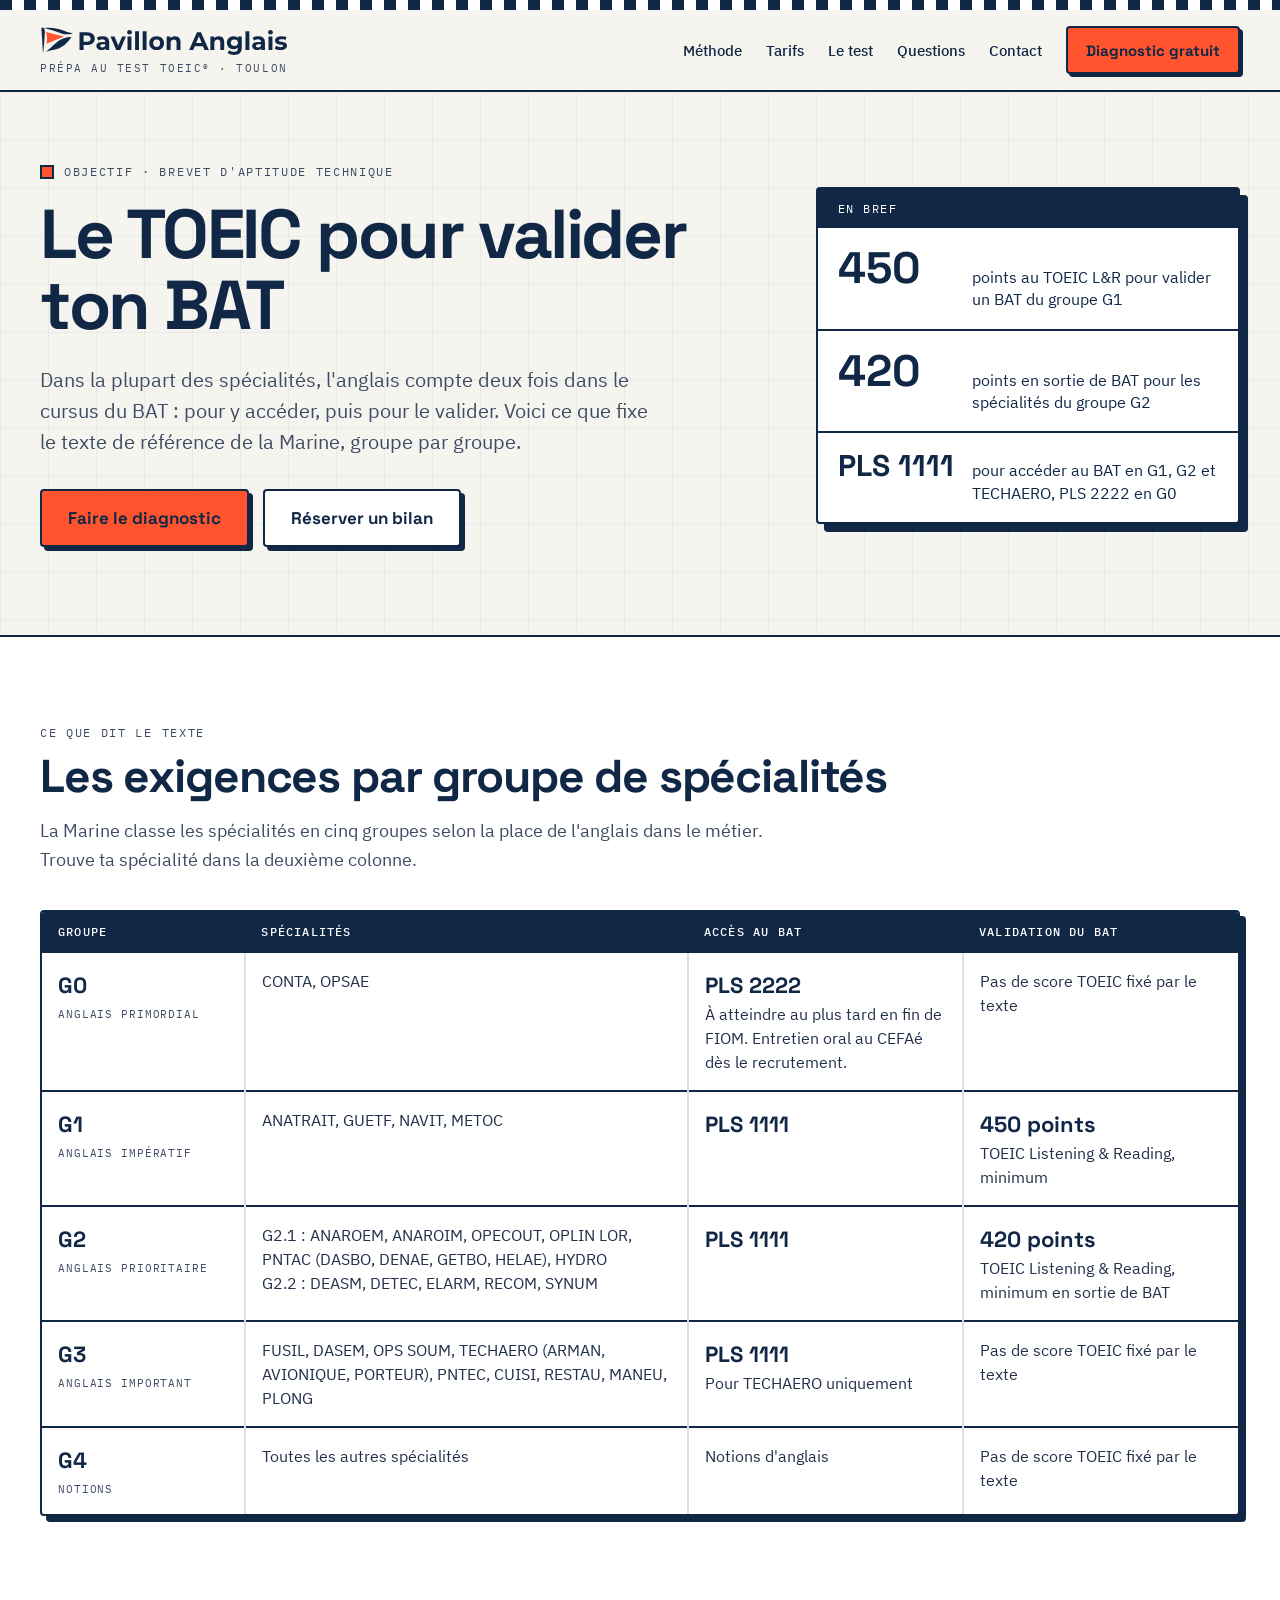
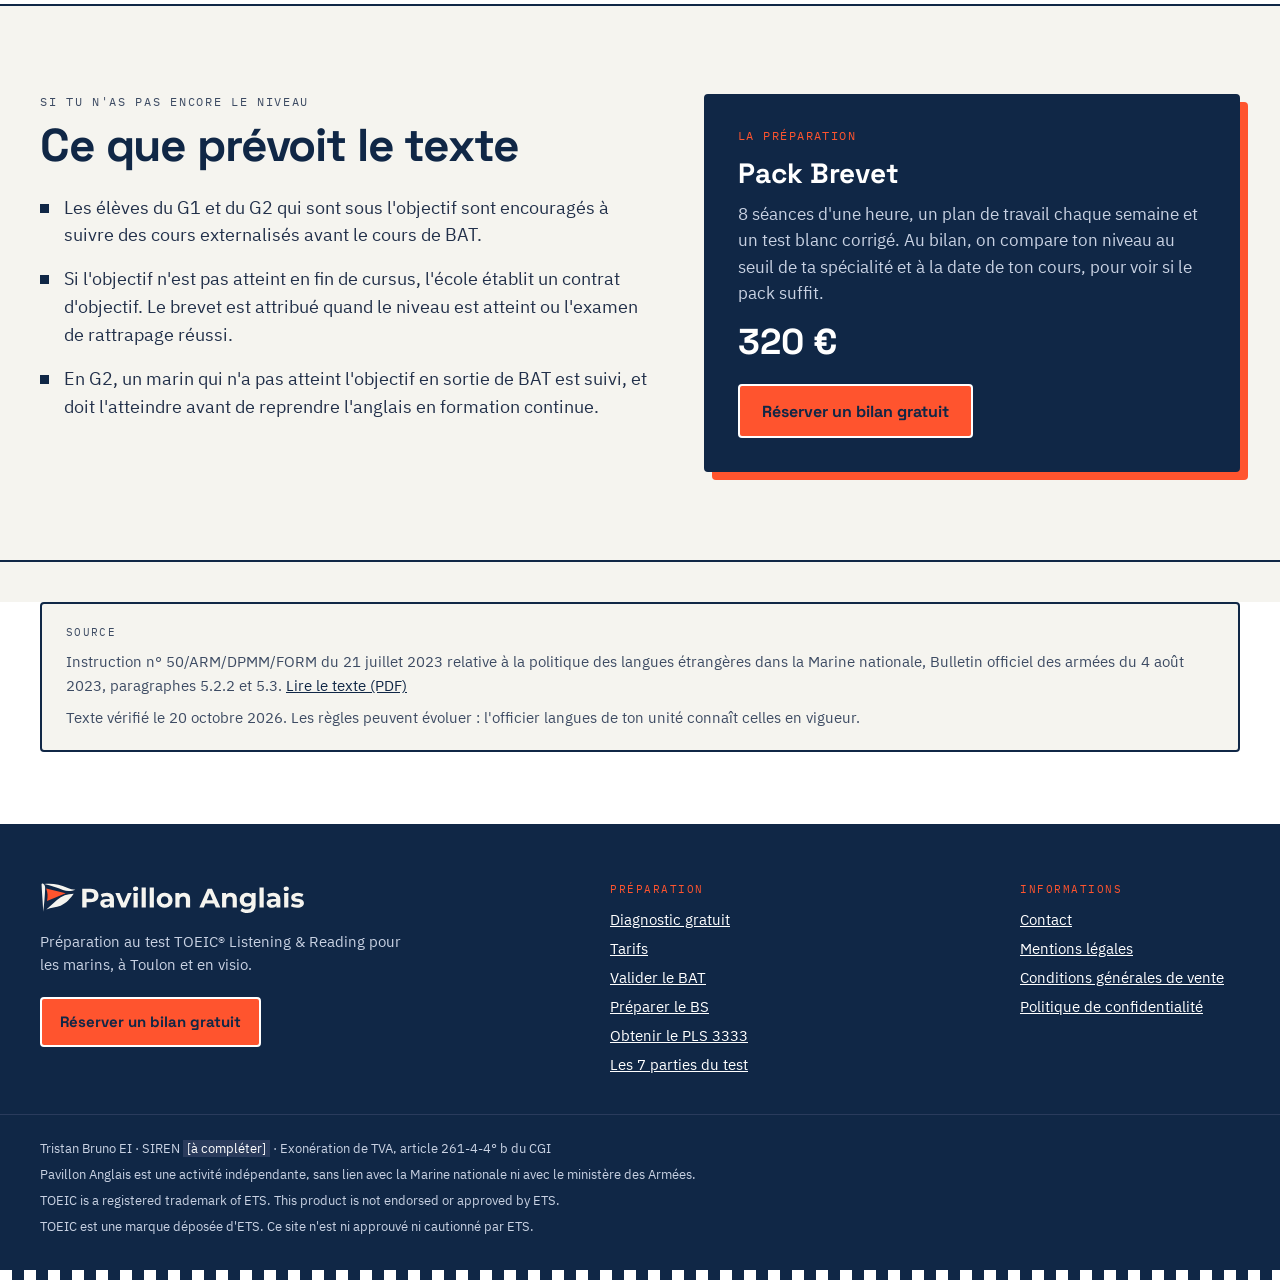
<file: bat.html>
<!doctype html>
<html lang="fr">
<head>
<meta charset="utf-8">
<meta name="viewport" content="width=device-width, initial-scale=1">
<title>Le TOEIC pour valider le BAT, Pavillon Anglais</title>
<meta name="description" content="Scores TOEIC demandés pour l'accès au BAT et sa validation, groupe par groupe de spécialités, d'après l'instruction n° 50 de la Marine.">
<meta name="robots" content="noindex, nofollow">
<meta property="og:type" content="website">
<meta property="og:locale" content="fr_FR">
<meta property="og:site_name" content="Pavillon Anglais">
<meta property="og:title" content="Le TOEIC pour valider le BAT, Pavillon Anglais">
<meta property="og:description" content="Scores TOEIC demandés pour l'accès au BAT et sa validation, groupe par groupe de spécialités, d'après l'instruction n° 50 de la Marine.">
<meta name="theme-color" content="#102746">
<link rel="icon" href="assets/img/favicon.svg" type="image/svg+xml">
<link rel="apple-touch-icon" href="assets/img/apple-touch-icon.png">
<link rel="stylesheet" href="assets/css/fonts.css">
<link rel="stylesheet" href="assets/css/site.css">
<style>
body{margin:0;background:#F5F4EF}
a{color:#102746}a:hover{color:#102746}
.obj .eyebrow{margin:0;display:flex;align-items:center;gap:10px;font-family:'IBM Plex Mono',ui-monospace,monospace;font-size:12px;letter-spacing:0.14em;color:#3D4B63}
.obj .eyebrow i{display:inline-block;width:10px;height:10px;background:#FF542E;border:2px solid #102746}
.obj h1{margin:20px 0 0;font-family:'Space Grotesk',system-ui,sans-serif;font-weight:700;font-size:clamp(40px,5.4vw,72px);line-height:1.02;letter-spacing:-0.035em}
.obj h2{margin:12px 0 0;font-family:'Space Grotesk',system-ui,sans-serif;font-weight:700;font-size:clamp(30px,3.6vw,46px);line-height:1.06;letter-spacing:-0.025em}
.obj .lead{margin:24px 0 0;max-width:620px;font-size:20px;line-height:1.55;color:#3D4B63}
.obj .texte{margin:16px 0 0;max-width:760px;font-size:18px;line-height:1.6;color:#3D4B63}
.obj .btn{display:inline-flex;align-items:center;min-height:54px;padding:0 26px;background:#FF542E;color:#102746;border:2px solid #102746;border-radius:4px;box-shadow:4px 4px 0 #102746;font-family:'Space Grotesk',system-ui,sans-serif;font-weight:700;font-size:17px;text-decoration:none}
.obj .btn.blanc{background:#FFFFFF}
.obj .tableau{margin-top:36px;overflow-x:auto;background:#FFFFFF;border:2px solid #102746;border-radius:4px;box-shadow:6px 6px 0 #102746}
.obj table{width:100%;min-width:760px;border-collapse:collapse}
.obj th{padding:12px 16px;background:#102746;color:#FFFFFF;text-align:left;font-family:'IBM Plex Mono',ui-monospace,monospace;font-size:12px;font-weight:500;letter-spacing:0.1em}
.obj td{padding:16px;border-top:2px solid #102746;vertical-align:top;font-size:16px;line-height:1.5;color:#22304A}
.obj td+td{border-left:2px solid #DCE0E6}
.obj .groupe{display:block;font-family:'Space Grotesk',system-ui,sans-serif;font-weight:700;font-size:22px;color:#102746}
.obj .mention{display:block;margin-top:4px;font-family:'IBM Plex Mono',ui-monospace,monospace;font-size:11px;letter-spacing:0.08em;color:#3D4B63}
.obj .seuil{display:block;font-family:'Space Grotesk',system-ui,sans-serif;font-weight:700;font-size:22px;color:#102746}
.obj .liste{list-style:none;margin:24px 0 0;padding:0;display:flex;flex-direction:column;gap:16px;max-width:820px}
.obj .liste li{position:relative;padding-left:24px;font-size:18px;line-height:1.55;color:#22304A}
.obj .liste li::before{content:"";position:absolute;left:0;top:10px;width:9px;height:9px;background:#102746}
.obj .source{margin-top:40px;padding:20px 24px;background:#F5F4EF;border:2px solid #102746;border-radius:4px;font-size:15px;line-height:1.6;color:#3D4B63}
</style>
</head>
<body>
<div class="obj" style="font-family:'IBM Plex Sans',system-ui,sans-serif; color:#102746; background:#F5F4EF; min-height:100vh">

<div style="width:100%; font-family:'IBM Plex Sans',system-ui,sans-serif; color:#102746; background:#F5F4EF">
<svg width="100%" height="10" aria-hidden="true" style="display:block"><defs><pattern id="echelle-entete" width="24" height="10" patternUnits="userSpaceOnUse"><rect x="0" y="0" width="12" height="10" fill="#102746"></rect><rect x="12" y="0" width="12" height="10" fill="#FFFFFF"></rect></pattern></defs><rect x="0" y="0" width="100%" height="10" fill="url(#echelle-entete)"></rect></svg>
<header style="border-bottom:2px solid #102746; background:#F5F4EF">
<div style="max-width:1200px; margin:0 auto; padding:16px 24px; display:flex; align-items:center; justify-content:space-between; gap:16px; flex-wrap:wrap">
<a href="index.html" aria-label="Pavillon Anglais, accueil" style="display:flex; flex-direction:column; align-items:flex-start; gap:7px; text-decoration:none; color:#102746">
<svg width="248" height="30" viewBox="-4.0 -25.0 987.1 119.2" aria-hidden="true" style="display:block; flex:none"><g transform="translate(-4.52 -25.52) scale(0.22604)"><path d="M28 40 C28 28 46 24 60 34 C80 48 89 72 87 110 C83 232 70 372 56 492 C50 380 36 200 28 40 Z" fill="#102746"/><path d="M72 36 C200 20 340 46 440 92 C500 120 545 128 586 128 C525 153 450 157 380 133 C290 101 180 59 72 36 Z" fill="#102746"/><path d="M104 108 L426 186 L118 314 C134 240 130 170 104 108 Z" fill="#FF542E"/><path d="M558 196 C452 196 362 230 282 300 C212 360 152 420 108 454 C180 422 270 422 342 392 C442 347 502 272 558 196 Z" fill="#102746"/></g><path d="M153.29583333333335 70.0V0.0H183.59583333333333Q192.99583333333334 0.0 199.79583333333335 3.049999999999997Q206.59583333333333 6.099999999999994 210.29583333333335 11.799999999999997Q213.99583333333334 17.5 213.99583333333334 25.4Q213.99583333333334 33.199999999999996 210.29583333333335 38.89999999999999Q206.59583333333333 44.599999999999994 199.79583333333335 47.65Q192.99583333333334 50.7 183.59583333333333 50.7H162.29583333333335L169.49583333333334 43.4V70.0ZM169.49583333333334 45.2 162.29583333333335 37.5H182.69583333333333Q190.19583333333333 37.5 193.89583333333331 34.3Q197.59583333333333 31.099999999999994 197.59583333333333 25.4Q197.59583333333333 19.599999999999994 193.89583333333331 16.399999999999995Q190.19583333333333 13.199999999999996 182.69583333333333 13.199999999999996H162.29583333333335L169.49583333333334 5.5ZM256.8958333333333 70.0V59.5L255.89583333333331 57.2V38.4Q255.89583333333331 33.4 252.8458333333333 30.599999999999998Q249.79583333333332 27.799999999999997 243.49583333333334 27.799999999999997Q239.19583333333333 27.799999999999997 235.04583333333332 29.15Q230.89583333333331 30.5 227.99583333333334 32.8L222.39583333333331 21.9Q226.79583333333332 18.799999999999997 232.99583333333334 17.099999999999998Q239.19583333333333 15.399999999999999 245.59583333333333 15.399999999999999Q257.8958333333333 15.399999999999999 264.6958333333333 21.2Q271.49583333333334 27.0 271.49583333333334 39.3V70.0ZM240.49583333333334 70.8Q234.19583333333333 70.8 229.69583333333333 68.65Q225.19583333333333 66.5 222.79583333333332 62.8Q220.39583333333331 59.1 220.39583333333331 54.5Q220.39583333333331 49.7 222.74583333333334 46.1Q225.09583333333333 42.5 230.19583333333333 40.45Q235.29583333333332 38.4 243.49583333333334 38.4H257.79583333333335V47.5H245.19583333333333Q239.69583333333333 47.5 237.64583333333331 49.3Q235.59583333333333 51.099999999999994 235.59583333333333 53.8Q235.59583333333333 56.8 237.94583333333333 58.55Q240.29583333333332 60.3 244.39583333333331 60.3Q248.29583333333332 60.3 251.39583333333331 58.45Q254.49583333333334 56.6 255.89583333333331 53.0L258.29583333333335 60.2Q256.5958333333333 65.4 252.0958333333333 68.1Q247.59583333333333 70.8 240.49583333333334 70.8ZM299.1958333333334 70.0 276.59583333333336 16.199999999999996H292.6958333333334L311.4958333333334 62.5H303.4958333333334L322.9958333333334 16.199999999999996H337.9958333333334L315.29583333333335 70.0ZM344.3958333333333 70.0V16.199999999999996H359.99583333333334V70.0ZM352.1958333333333 8.699999999999996Q347.8958333333333 8.699999999999996 345.1958333333333 6.199999999999999Q342.49583333333334 3.700000000000003 342.49583333333334 0.0Q342.49583333333334 -3.700000000000003 345.1958333333333 -6.200000000000003Q347.8958333333333 -8.700000000000003 352.1958333333333 -8.700000000000003Q356.49583333333334 -8.700000000000003 359.1958333333333 -6.350000000000001Q361.8958333333333 -4.0 361.8958333333333 -0.29999999999999716Q361.8958333333333 3.5999999999999943 359.2458333333333 6.149999999999995Q356.5958333333333 8.699999999999996 352.1958333333333 8.699999999999996ZM374.49583333333334 70.0V-4.200000000000003H390.09583333333336V70.0ZM404.59583333333336 70.0V-4.200000000000003H420.1958333333334V70.0ZM460.29583333333335 70.8Q451.6958333333333 70.8 445.04583333333335 67.2Q438.3958333333333 63.6 434.54583333333335 57.349999999999994Q430.6958333333333 51.099999999999994 430.6958333333333 43.099999999999994Q430.6958333333333 35.0 434.54583333333335 28.75Q438.3958333333333 22.5 445.04583333333335 18.95Q451.6958333333333 15.399999999999999 460.29583333333335 15.399999999999999Q468.79583333333335 15.399999999999999 475.49583333333334 18.95Q482.1958333333333 22.5 485.99583333333334 28.7Q489.79583333333335 34.9 489.79583333333335 43.099999999999994Q489.79583333333335 51.099999999999994 485.99583333333334 57.349999999999994Q482.1958333333333 63.6 475.49583333333334 67.2Q468.79583333333335 70.8 460.29583333333335 70.8ZM460.29583333333335 58.0Q464.1958333333333 58.0 467.29583333333335 56.2Q470.39583333333337 54.4 472.1958333333333 51.05Q473.99583333333334 47.7 473.99583333333334 43.099999999999994Q473.99583333333334 38.4 472.1958333333333 35.099999999999994Q470.39583333333337 31.799999999999997 467.29583333333335 29.999999999999996Q464.1958333333333 28.199999999999996 460.29583333333335 28.199999999999996Q456.3958333333333 28.199999999999996 453.29583333333335 29.999999999999996Q450.1958333333333 31.799999999999997 448.3458333333333 35.099999999999994Q446.49583333333334 38.4 446.49583333333334 43.099999999999994Q446.49583333333334 47.7 448.3458333333333 51.05Q450.1958333333333 54.4 453.29583333333335 56.2Q456.3958333333333 58.0 460.29583333333335 58.0ZM500.1958333333333 70.0V16.199999999999996H515.0958333333333V31.099999999999994L512.2958333333333 26.599999999999994Q515.1958333333333 21.199999999999996 520.5958333333333 18.299999999999997Q525.9958333333334 15.399999999999999 532.8958333333334 15.399999999999999Q539.2958333333333 15.399999999999999 544.3458333333333 17.95Q549.3958333333334 20.5 552.2958333333333 25.75Q555.1958333333333 31.0 555.1958333333333 39.2V70.0H539.5958333333333V41.599999999999994Q539.5958333333333 35.1 536.7458333333334 32.0Q533.8958333333334 28.9 528.6958333333333 28.9Q524.9958333333334 28.9 522.0458333333333 30.45Q519.0958333333333 32.0 517.4458333333333 35.2Q515.7958333333333 38.4 515.7958333333333 43.4V70.0ZM589.4958333333334 70.0 620.6958333333333 0.0H636.6958333333333L667.9958333333334 70.0H650.9958333333334L625.3958333333334 8.199999999999996H631.7958333333333L606.0958333333334 70.0ZM605.0958333333334 55.0 609.3958333333334 42.7H645.3958333333334L649.7958333333333 55.0ZM674.1958333333334 70.0V16.199999999999996H689.0958333333334V31.099999999999994L686.2958333333333 26.599999999999994Q689.1958333333334 21.199999999999996 694.5958333333334 18.299999999999997Q699.9958333333334 15.399999999999999 706.8958333333334 15.399999999999999Q713.2958333333333 15.399999999999999 718.3458333333333 17.95Q723.3958333333334 20.5 726.2958333333333 25.75Q729.1958333333334 31.0 729.1958333333334 39.2V70.0H713.5958333333334V41.599999999999994Q713.5958333333334 35.1 710.7458333333334 32.0Q707.8958333333334 28.9 702.6958333333334 28.9Q698.9958333333334 28.9 696.0458333333333 30.45Q693.0958333333334 32.0 691.4458333333334 35.2Q689.7958333333333 38.4 689.7958333333333 43.4V70.0ZM768.9958333333334 90.2Q761.3958333333334 90.2 754.3458333333333 88.35Q747.2958333333333 86.5 742.5958333333334 82.8L748.7958333333333 71.6Q752.1958333333334 74.4 757.4458333333334 76.05000000000001Q762.6958333333334 77.7 767.7958333333333 77.7Q776.0958333333334 77.7 779.8458333333334 74.0Q783.5958333333334 70.3 783.5958333333334 63.0V54.9L784.5958333333334 41.4L784.3958333333334 27.799999999999997V16.199999999999996H799.1958333333334V61.0Q799.1958333333334 76.0 791.3958333333335 83.1Q783.5958333333334 90.2 768.9958333333334 90.2ZM766.5958333333334 67.4Q759.0958333333334 67.4 753.0458333333333 64.15Q746.9958333333334 60.9 743.3458333333334 55.05Q739.6958333333334 49.2 739.6958333333334 41.4Q739.6958333333334 33.5 743.3458333333334 27.65Q746.9958333333334 21.799999999999997 753.0458333333333 18.599999999999998Q759.0958333333334 15.399999999999999 766.5958333333334 15.399999999999999Q773.3958333333334 15.399999999999999 778.5958333333333 18.15Q783.7958333333333 20.9 786.6958333333334 26.65Q789.5958333333334 32.4 789.5958333333334 41.4Q789.5958333333334 50.3 786.6958333333334 56.05Q783.7958333333333 61.8 778.5958333333333 64.6Q773.3958333333334 67.4 766.5958333333334 67.4ZM769.6958333333334 54.6Q773.7958333333333 54.6 776.9958333333334 52.95Q780.1958333333334 51.3 781.9958333333334 48.3Q783.7958333333333 45.3 783.7958333333333 41.4Q783.7958333333333 37.4 781.9958333333334 34.45Q780.1958333333334 31.5 776.9958333333334 29.849999999999998Q773.7958333333333 28.199999999999996 769.6958333333334 28.199999999999996Q765.5958333333334 28.199999999999996 762.3958333333335 29.849999999999998Q759.1958333333334 31.5 757.3458333333334 34.45Q755.4958333333334 37.4 755.4958333333334 41.4Q755.4958333333334 45.3 757.3458333333334 48.3Q759.1958333333334 51.3 762.3958333333335 52.95Q765.5958333333334 54.6 769.6958333333334 54.6ZM813.6958333333334 70.0V-4.200000000000003H829.2958333333333V70.0ZM876.7958333333333 70.0V59.5L875.7958333333333 57.2V38.4Q875.7958333333333 33.4 872.7458333333334 30.599999999999998Q869.6958333333333 27.799999999999997 863.3958333333333 27.799999999999997Q859.0958333333333 27.799999999999997 854.9458333333333 29.15Q850.7958333333333 30.5 847.8958333333333 32.8L842.2958333333333 21.9Q846.6958333333333 18.799999999999997 852.8958333333333 17.099999999999998Q859.0958333333333 15.399999999999999 865.4958333333333 15.399999999999999Q877.7958333333333 15.399999999999999 884.5958333333333 21.2Q891.3958333333333 27.0 891.3958333333333 39.3V70.0ZM860.3958333333333 70.8Q854.0958333333333 70.8 849.5958333333333 68.65Q845.0958333333333 66.5 842.6958333333333 62.8Q840.2958333333333 59.1 840.2958333333333 54.5Q840.2958333333333 49.7 842.6458333333333 46.1Q844.9958333333333 42.5 850.0958333333333 40.45Q855.1958333333333 38.4 863.3958333333333 38.4H877.6958333333333V47.5H865.0958333333333Q859.5958333333333 47.5 857.5458333333333 49.3Q855.4958333333333 51.099999999999994 855.4958333333333 53.8Q855.4958333333333 56.8 857.8458333333333 58.55Q860.1958333333333 60.3 864.2958333333333 60.3Q868.1958333333333 60.3 871.2958333333333 58.45Q874.3958333333333 56.6 875.7958333333333 53.0L878.1958333333333 60.2Q876.4958333333333 65.4 871.9958333333333 68.1Q867.4958333333333 70.8 860.3958333333333 70.8ZM905.4958333333334 70.0V16.199999999999996H921.0958333333333V70.0ZM913.2958333333333 8.699999999999996Q908.9958333333334 8.699999999999996 906.2958333333333 6.199999999999999Q903.5958333333333 3.700000000000003 903.5958333333333 0.0Q903.5958333333333 -3.700000000000003 906.2958333333333 -6.200000000000003Q908.9958333333334 -8.700000000000003 913.2958333333333 -8.700000000000003Q917.5958333333333 -8.700000000000003 920.2958333333333 -6.350000000000001Q922.9958333333334 -4.0 922.9958333333334 -0.29999999999999716Q922.9958333333334 3.5999999999999943 920.3458333333333 6.149999999999995Q917.6958333333333 8.699999999999996 913.2958333333333 8.699999999999996ZM953.6958333333334 70.8Q946.7958333333335 70.8 940.4458333333334 69.15Q934.0958333333335 67.5 930.3958333333335 65.0L935.5958333333335 53.8Q939.2958333333335 56.1 944.3458333333335 57.55Q949.3958333333335 59.0 954.2958333333335 59.0Q959.6958333333334 59.0 961.9458333333334 57.7Q964.1958333333334 56.4 964.1958333333334 54.1Q964.1958333333334 52.2 962.4458333333334 51.25Q960.6958333333334 50.3 957.7958333333335 49.8Q954.8958333333335 49.3 951.4458333333334 48.8Q947.9958333333335 48.3 944.4958333333335 47.449999999999996Q940.9958333333335 46.599999999999994 938.0958333333335 44.9Q935.1958333333334 43.2 933.4458333333334 40.3Q931.6958333333334 37.4 931.6958333333334 32.8Q931.6958333333334 27.699999999999996 934.6458333333335 23.799999999999997Q937.5958333333335 19.9 943.1958333333334 17.65Q948.7958333333335 15.399999999999999 956.5958333333335 15.399999999999999Q962.0958333333335 15.399999999999999 967.7958333333336 16.599999999999998Q973.4958333333335 17.799999999999997 977.2958333333335 20.099999999999994L972.0958333333335 31.199999999999996Q968.1958333333334 28.9 964.2458333333334 28.049999999999997Q960.2958333333335 27.199999999999996 956.5958333333335 27.199999999999996Q951.3958333333335 27.199999999999996 948.9958333333335 28.599999999999998Q946.5958333333335 30.0 946.5958333333335 32.199999999999996Q946.5958333333335 34.199999999999996 948.3458333333335 35.199999999999996Q950.0958333333335 36.199999999999996 952.9958333333335 36.8Q955.8958333333335 37.4 959.3458333333335 37.849999999999994Q962.7958333333335 38.3 966.2958333333335 39.199999999999996Q969.7958333333335 40.099999999999994 972.6458333333335 41.75Q975.4958333333335 43.4 977.2958333333336 46.25Q979.0958333333335 49.099999999999994 979.0958333333335 53.7Q979.0958333333335 58.7 976.0958333333335 62.550000000000004Q973.0958333333335 66.4 967.4458333333334 68.6Q961.7958333333335 70.8 953.6958333333334 70.8Z" fill="#102746"/></svg>
<span style="font-family:'IBM Plex Mono',ui-monospace,monospace; font-size:11px; letter-spacing:0.14em; color:#3D4B63; line-height:1">PRÉPA AU TEST TOEIC® · TOULON</span>
</a>
<nav aria-label="Navigation principale" style="display:flex; align-items:center; gap:24px; flex-wrap:wrap">
<a href="index.html#methode" style="font-weight:500; font-size:15px; color:#102746; text-decoration:none; text-underline-offset:6px; text-decoration-thickness:2px">Méthode</a>
<a href="index.html#formules" style="font-weight:500; font-size:15px; color:#102746; text-decoration:none; text-underline-offset:6px; text-decoration-thickness:2px">Tarifs</a>
<a href="guide.html" style="font-weight:500; font-size:15px; color:#102746; text-decoration:none; text-underline-offset:6px; text-decoration-thickness:2px">Le test</a>
<a href="index.html#questions" style="font-weight:500; font-size:15px; color:#102746; text-decoration:none; text-underline-offset:6px; text-decoration-thickness:2px">Questions</a>
<a href="contact.html" style="font-weight:500; font-size:15px; color:#102746; text-decoration:none; text-underline-offset:6px; text-decoration-thickness:2px">Contact</a>
<a href="diagnostic.html" style="display:inline-flex; align-items:center; min-height:44px; padding:0 18px; background:#FF542E; color:#102746; border:2px solid #102746; border-radius:4px; box-shadow:3px 3px 0 #102746; font-family:'Space Grotesk',system-ui,sans-serif; font-weight:700; font-size:15px; text-decoration:none">Diagnostic gratuit</a>
</nav>
</div>
</header>
</div>

<main>

<section aria-labelledby="titre-bat" style="position:relative; overflow:hidden; border-bottom:2px solid #102746">
<svg aria-hidden="true" width="100%" height="100%" style="position:absolute; top:0; left:0; width:100%; height:100%; display:block"><defs><pattern id="carte-bat" width="48" height="48" patternUnits="userSpaceOnUse"><path d="M48 0H0V48" fill="none" stroke="#DCE0E6" stroke-width="1"></path></pattern></defs><rect x="0" y="0" width="100%" height="100%" fill="url(#carte-bat)"></rect></svg>
<div style="position:relative; max-width:1200px; margin:0 auto; padding:72px 24px 88px; display:flex; flex-wrap:wrap; gap:56px; align-items:center">
<div style="flex:1 1 560px; min-width:0">
<p class="eyebrow"><i aria-hidden="true"></i>OBJECTIF · BREVET D'APTITUDE TECHNIQUE</p>
<h1 id="titre-bat">Le TOEIC pour valider ton BAT</h1>
<p class="lead">Dans la plupart des spécialités, l'anglais compte deux fois dans le cursus du BAT : pour y accéder, puis pour le valider. Voici ce que fixe le texte de référence de la Marine, groupe par groupe.</p>
<div style="display:flex; flex-wrap:wrap; gap:14px; margin-top:32px">
<a class="btn" href="diagnostic.html">Faire le diagnostic</a>
<a class="btn blanc" href="https://cal.com/tristan-bruno/bilangratuit" target="_blank" rel="noopener">Réserver un bilan</a>
</div>
</div>
<div style="flex:1 1 340px; min-width:0; max-width:420px; background:#FFFFFF; border:2px solid #102746; border-radius:4px; box-shadow:8px 8px 0 #102746">
<p style="margin:0; padding:12px 20px; background:#102746; color:#FFFFFF; font-family:'IBM Plex Mono',ui-monospace,monospace; font-size:12px; letter-spacing:0.12em">EN BREF</p>
<div style="display:flex; align-items:baseline; gap:16px; padding:18px 20px; border-bottom:2px solid #102746"><span style="flex:none; width:118px; font-family:'Space Grotesk',system-ui,sans-serif; font-weight:700; font-size:44px; line-height:1; color:#102746">450</span><span style="font-size:16px; line-height:1.4">points au TOEIC L&amp;R pour valider un BAT du groupe G1</span></div>
<div style="display:flex; align-items:baseline; gap:16px; padding:18px 20px; border-bottom:2px solid #102746"><span style="flex:none; width:118px; font-family:'Space Grotesk',system-ui,sans-serif; font-weight:700; font-size:44px; line-height:1; color:#102746">420</span><span style="font-size:16px; line-height:1.4">points en sortie de BAT pour les spécialités du groupe G2</span></div>
<div style="display:flex; align-items:baseline; gap:16px; padding:18px 20px"><span style="flex:none; width:118px; font-family:'Space Grotesk',system-ui,sans-serif; font-weight:700; font-size:30px; line-height:1">PLS 1111</span><span style="font-size:16px; line-height:1.4">pour accéder au BAT en G1, G2 et TECHAERO, PLS 2222 en G0</span></div>
</div>
</div>
</section>

<section aria-labelledby="titre-groupes" style="border-bottom:2px solid #102746; background:#FFFFFF">
<div style="max-width:1200px; margin:0 auto; padding:88px 24px">
<p class="eyebrow">CE QUE DIT LE TEXTE</p>
<h2 id="titre-groupes">Les exigences par groupe de spécialités</h2>
<p class="texte">La Marine classe les spécialités en cinq groupes selon la place de l'anglais dans le métier. Trouve ta spécialité dans la deuxième colonne.</p>
<div class="tableau">
<table>
<thead><tr><th scope="col" style="width:17%">GROUPE</th><th scope="col" style="width:37%">SPÉCIALITÉS</th><th scope="col" style="width:23%">ACCÈS AU BAT</th><th scope="col" style="width:23%">VALIDATION DU BAT</th></tr></thead>
<tbody>
<tr><td><span class="groupe">G0</span><span class="mention">ANGLAIS PRIMORDIAL</span></td><td>CONTA, OPSAE</td><td><span class="seuil">PLS 2222</span>À atteindre au plus tard en fin de FIOM. Entretien oral au CEFAé dès le recrutement.</td><td>Pas de score TOEIC fixé par le texte</td></tr>
<tr><td><span class="groupe">G1</span><span class="mention">ANGLAIS IMPÉRATIF</span></td><td>ANATRAIT, GUETF, NAVIT, METOC</td><td><span class="seuil">PLS 1111</span></td><td><span class="seuil">450 points</span>TOEIC Listening &amp; Reading, minimum</td></tr>
<tr><td><span class="groupe">G2</span><span class="mention">ANGLAIS PRIORITAIRE</span></td><td>G2.1 : ANAROEM, ANAROIM, OPECOUT, OPLIN LOR, PNTAC (DASBO, DENAE, GETBO, HELAE), HYDRO<br>G2.2 : DEASM, DETEC, ELARM, RECOM, SYNUM</td><td><span class="seuil">PLS 1111</span></td><td><span class="seuil">420 points</span>TOEIC Listening &amp; Reading, minimum en sortie de BAT</td></tr>
<tr><td><span class="groupe">G3</span><span class="mention">ANGLAIS IMPORTANT</span></td><td>FUSIL, DASEM, OPS SOUM, TECHAERO (ARMAN, AVIONIQUE, PORTEUR), PNTEC, CUISI, RESTAU, MANEU, PLONG</td><td><span class="seuil">PLS 1111</span>Pour TECHAERO uniquement</td><td>Pas de score TOEIC fixé par le texte</td></tr>
<tr><td><span class="groupe">G4</span><span class="mention">NOTIONS</span></td><td>Toutes les autres spécialités</td><td>Notions d'anglais</td><td>Pas de score TOEIC fixé par le texte</td></tr>
</tbody>
</table>
</div>
</div>
</section>

<section aria-labelledby="titre-dessous" style="border-bottom:2px solid #102746">
<div style="max-width:1200px; margin:0 auto; padding:88px 24px; display:flex; flex-wrap:wrap; gap:56px">
<div style="flex:1 1 520px; min-width:0">
<p class="eyebrow">SI TU N'AS PAS ENCORE LE NIVEAU</p>
<h2 id="titre-dessous">Ce que prévoit le texte</h2>
<ul class="liste">
<li>Les élèves du G1 et du G2 qui sont sous l'objectif sont encouragés à suivre des cours externalisés avant le cours de BAT.</li>
<li>Si l'objectif n'est pas atteint en fin de cursus, l'école établit un contrat d'objectif. Le brevet est attribué quand le niveau est atteint ou l'examen de rattrapage réussi.</li>
<li>En G2, un marin qui n'a pas atteint l'objectif en sortie de BAT est suivi, et doit l'atteindre avant de reprendre l'anglais en formation continue.</li>
</ul>
</div>
<div style="flex:1 1 380px; min-width:0; background:#102746; color:#FFFFFF; border:2px solid #102746; border-radius:4px; box-shadow:8px 8px 0 #FF542E; padding:32px">
<p style="margin:0; font-family:'IBM Plex Mono',ui-monospace,monospace; font-size:12px; letter-spacing:0.12em; color:#FF542E">LA PRÉPARATION</p>
<p style="margin:14px 0 0; font-family:'Space Grotesk',system-ui,sans-serif; font-weight:700; font-size:28px; line-height:1.15">Pack Brevet</p>
<p style="margin:12px 0 0; font-size:17px; line-height:1.55; color:#C9D2E3">8 séances d'une heure, un plan de travail chaque semaine et un test blanc corrigé. Au bilan, on compare ton niveau au seuil de ta spécialité et à la date de ton cours, pour voir si le pack suffit.</p>
<p style="margin:18px 0 0; font-family:'Space Grotesk',system-ui,sans-serif; font-weight:700; font-size:36px; line-height:1">320 €</p>
<a href="https://cal.com/tristan-bruno/bilangratuit" target="_blank" rel="noopener" style="display:inline-flex; align-items:center; margin-top:24px; min-height:50px; padding:0 22px; background:#FF542E; color:#102746; border:2px solid #FFFFFF; border-radius:4px; font-family:'Space Grotesk',system-ui,sans-serif; font-weight:700; font-size:16px; text-decoration:none">Réserver un bilan gratuit</a>
</div>
</div>
</section>

<section aria-label="Source" style="border-bottom:2px solid #102746; background:#FFFFFF">
<div style="max-width:1200px; margin:0 auto; padding:0 24px 72px">
<div class="source">
<p style="margin:0; font-family:'IBM Plex Mono',ui-monospace,monospace; font-size:11px; letter-spacing:0.12em">SOURCE</p>
<p style="margin:8px 0 0">Instruction n° 50/ARM/DPMM/FORM du 21 juillet 2023 relative à la politique des langues étrangères dans la Marine nationale, Bulletin officiel des armées du 4 août 2023, paragraphes 5.2.2 et 5.3. <a href="https://www.defense.gouv.fr/sites/default/files/sga/Texte%203%20INSTRUCTION%20N%C2%B0%2050.pdf" target="_blank" rel="noopener">Lire le texte (PDF)</a></p>
<p style="margin:8px 0 0">Texte vérifié le 20 octobre 2026. Les règles peuvent évoluer : l'officier langues de ton unité connaît celles en vigueur.</p>
</div>
</div>
</section>

</main>

<div style="width:100%; font-family:'IBM Plex Sans',system-ui,sans-serif; color:#FFFFFF; background:#102746">
<footer>
<div style="max-width:1200px; margin:0 auto; padding:56px 24px 40px; display:flex; flex-wrap:wrap; gap:40px 56px; justify-content:space-between">

<div style="flex:1 1 300px; min-width:0; max-width:380px">
<div style="display:flex; align-items:center; gap:12px">
<svg width="265" height="32" viewBox="-4.0 -25.0 987.1 119.2" role="img" aria-label="Pavillon Anglais" style="display:block; flex:none"><g transform="translate(-4.52 -25.52) scale(0.22604)"><path d="M28 40 C28 28 46 24 60 34 C80 48 89 72 87 110 C83 232 70 372 56 492 C50 380 36 200 28 40 Z" fill="#F5F4EF"/><path d="M72 36 C200 20 340 46 440 92 C500 120 545 128 586 128 C525 153 450 157 380 133 C290 101 180 59 72 36 Z" fill="#F5F4EF"/><path d="M104 108 L426 186 L118 314 C134 240 130 170 104 108 Z" fill="#FF542E"/><path d="M558 196 C452 196 362 230 282 300 C212 360 152 420 108 454 C180 422 270 422 342 392 C442 347 502 272 558 196 Z" fill="#F5F4EF"/></g><path d="M153.29583333333335 70.0V0.0H183.59583333333333Q192.99583333333334 0.0 199.79583333333335 3.049999999999997Q206.59583333333333 6.099999999999994 210.29583333333335 11.799999999999997Q213.99583333333334 17.5 213.99583333333334 25.4Q213.99583333333334 33.199999999999996 210.29583333333335 38.89999999999999Q206.59583333333333 44.599999999999994 199.79583333333335 47.65Q192.99583333333334 50.7 183.59583333333333 50.7H162.29583333333335L169.49583333333334 43.4V70.0ZM169.49583333333334 45.2 162.29583333333335 37.5H182.69583333333333Q190.19583333333333 37.5 193.89583333333331 34.3Q197.59583333333333 31.099999999999994 197.59583333333333 25.4Q197.59583333333333 19.599999999999994 193.89583333333331 16.399999999999995Q190.19583333333333 13.199999999999996 182.69583333333333 13.199999999999996H162.29583333333335L169.49583333333334 5.5ZM256.8958333333333 70.0V59.5L255.89583333333331 57.2V38.4Q255.89583333333331 33.4 252.8458333333333 30.599999999999998Q249.79583333333332 27.799999999999997 243.49583333333334 27.799999999999997Q239.19583333333333 27.799999999999997 235.04583333333332 29.15Q230.89583333333331 30.5 227.99583333333334 32.8L222.39583333333331 21.9Q226.79583333333332 18.799999999999997 232.99583333333334 17.099999999999998Q239.19583333333333 15.399999999999999 245.59583333333333 15.399999999999999Q257.8958333333333 15.399999999999999 264.6958333333333 21.2Q271.49583333333334 27.0 271.49583333333334 39.3V70.0ZM240.49583333333334 70.8Q234.19583333333333 70.8 229.69583333333333 68.65Q225.19583333333333 66.5 222.79583333333332 62.8Q220.39583333333331 59.1 220.39583333333331 54.5Q220.39583333333331 49.7 222.74583333333334 46.1Q225.09583333333333 42.5 230.19583333333333 40.45Q235.29583333333332 38.4 243.49583333333334 38.4H257.79583333333335V47.5H245.19583333333333Q239.69583333333333 47.5 237.64583333333331 49.3Q235.59583333333333 51.099999999999994 235.59583333333333 53.8Q235.59583333333333 56.8 237.94583333333333 58.55Q240.29583333333332 60.3 244.39583333333331 60.3Q248.29583333333332 60.3 251.39583333333331 58.45Q254.49583333333334 56.6 255.89583333333331 53.0L258.29583333333335 60.2Q256.5958333333333 65.4 252.0958333333333 68.1Q247.59583333333333 70.8 240.49583333333334 70.8ZM299.1958333333334 70.0 276.59583333333336 16.199999999999996H292.6958333333334L311.4958333333334 62.5H303.4958333333334L322.9958333333334 16.199999999999996H337.9958333333334L315.29583333333335 70.0ZM344.3958333333333 70.0V16.199999999999996H359.99583333333334V70.0ZM352.1958333333333 8.699999999999996Q347.8958333333333 8.699999999999996 345.1958333333333 6.199999999999999Q342.49583333333334 3.700000000000003 342.49583333333334 0.0Q342.49583333333334 -3.700000000000003 345.1958333333333 -6.200000000000003Q347.8958333333333 -8.700000000000003 352.1958333333333 -8.700000000000003Q356.49583333333334 -8.700000000000003 359.1958333333333 -6.350000000000001Q361.8958333333333 -4.0 361.8958333333333 -0.29999999999999716Q361.8958333333333 3.5999999999999943 359.2458333333333 6.149999999999995Q356.5958333333333 8.699999999999996 352.1958333333333 8.699999999999996ZM374.49583333333334 70.0V-4.200000000000003H390.09583333333336V70.0ZM404.59583333333336 70.0V-4.200000000000003H420.1958333333334V70.0ZM460.29583333333335 70.8Q451.6958333333333 70.8 445.04583333333335 67.2Q438.3958333333333 63.6 434.54583333333335 57.349999999999994Q430.6958333333333 51.099999999999994 430.6958333333333 43.099999999999994Q430.6958333333333 35.0 434.54583333333335 28.75Q438.3958333333333 22.5 445.04583333333335 18.95Q451.6958333333333 15.399999999999999 460.29583333333335 15.399999999999999Q468.79583333333335 15.399999999999999 475.49583333333334 18.95Q482.1958333333333 22.5 485.99583333333334 28.7Q489.79583333333335 34.9 489.79583333333335 43.099999999999994Q489.79583333333335 51.099999999999994 485.99583333333334 57.349999999999994Q482.1958333333333 63.6 475.49583333333334 67.2Q468.79583333333335 70.8 460.29583333333335 70.8ZM460.29583333333335 58.0Q464.1958333333333 58.0 467.29583333333335 56.2Q470.39583333333337 54.4 472.1958333333333 51.05Q473.99583333333334 47.7 473.99583333333334 43.099999999999994Q473.99583333333334 38.4 472.1958333333333 35.099999999999994Q470.39583333333337 31.799999999999997 467.29583333333335 29.999999999999996Q464.1958333333333 28.199999999999996 460.29583333333335 28.199999999999996Q456.3958333333333 28.199999999999996 453.29583333333335 29.999999999999996Q450.1958333333333 31.799999999999997 448.3458333333333 35.099999999999994Q446.49583333333334 38.4 446.49583333333334 43.099999999999994Q446.49583333333334 47.7 448.3458333333333 51.05Q450.1958333333333 54.4 453.29583333333335 56.2Q456.3958333333333 58.0 460.29583333333335 58.0ZM500.1958333333333 70.0V16.199999999999996H515.0958333333333V31.099999999999994L512.2958333333333 26.599999999999994Q515.1958333333333 21.199999999999996 520.5958333333333 18.299999999999997Q525.9958333333334 15.399999999999999 532.8958333333334 15.399999999999999Q539.2958333333333 15.399999999999999 544.3458333333333 17.95Q549.3958333333334 20.5 552.2958333333333 25.75Q555.1958333333333 31.0 555.1958333333333 39.2V70.0H539.5958333333333V41.599999999999994Q539.5958333333333 35.1 536.7458333333334 32.0Q533.8958333333334 28.9 528.6958333333333 28.9Q524.9958333333334 28.9 522.0458333333333 30.45Q519.0958333333333 32.0 517.4458333333333 35.2Q515.7958333333333 38.4 515.7958333333333 43.4V70.0ZM589.4958333333334 70.0 620.6958333333333 0.0H636.6958333333333L667.9958333333334 70.0H650.9958333333334L625.3958333333334 8.199999999999996H631.7958333333333L606.0958333333334 70.0ZM605.0958333333334 55.0 609.3958333333334 42.7H645.3958333333334L649.7958333333333 55.0ZM674.1958333333334 70.0V16.199999999999996H689.0958333333334V31.099999999999994L686.2958333333333 26.599999999999994Q689.1958333333334 21.199999999999996 694.5958333333334 18.299999999999997Q699.9958333333334 15.399999999999999 706.8958333333334 15.399999999999999Q713.2958333333333 15.399999999999999 718.3458333333333 17.95Q723.3958333333334 20.5 726.2958333333333 25.75Q729.1958333333334 31.0 729.1958333333334 39.2V70.0H713.5958333333334V41.599999999999994Q713.5958333333334 35.1 710.7458333333334 32.0Q707.8958333333334 28.9 702.6958333333334 28.9Q698.9958333333334 28.9 696.0458333333333 30.45Q693.0958333333334 32.0 691.4458333333334 35.2Q689.7958333333333 38.4 689.7958333333333 43.4V70.0ZM768.9958333333334 90.2Q761.3958333333334 90.2 754.3458333333333 88.35Q747.2958333333333 86.5 742.5958333333334 82.8L748.7958333333333 71.6Q752.1958333333334 74.4 757.4458333333334 76.05000000000001Q762.6958333333334 77.7 767.7958333333333 77.7Q776.0958333333334 77.7 779.8458333333334 74.0Q783.5958333333334 70.3 783.5958333333334 63.0V54.9L784.5958333333334 41.4L784.3958333333334 27.799999999999997V16.199999999999996H799.1958333333334V61.0Q799.1958333333334 76.0 791.3958333333335 83.1Q783.5958333333334 90.2 768.9958333333334 90.2ZM766.5958333333334 67.4Q759.0958333333334 67.4 753.0458333333333 64.15Q746.9958333333334 60.9 743.3458333333334 55.05Q739.6958333333334 49.2 739.6958333333334 41.4Q739.6958333333334 33.5 743.3458333333334 27.65Q746.9958333333334 21.799999999999997 753.0458333333333 18.599999999999998Q759.0958333333334 15.399999999999999 766.5958333333334 15.399999999999999Q773.3958333333334 15.399999999999999 778.5958333333333 18.15Q783.7958333333333 20.9 786.6958333333334 26.65Q789.5958333333334 32.4 789.5958333333334 41.4Q789.5958333333334 50.3 786.6958333333334 56.05Q783.7958333333333 61.8 778.5958333333333 64.6Q773.3958333333334 67.4 766.5958333333334 67.4ZM769.6958333333334 54.6Q773.7958333333333 54.6 776.9958333333334 52.95Q780.1958333333334 51.3 781.9958333333334 48.3Q783.7958333333333 45.3 783.7958333333333 41.4Q783.7958333333333 37.4 781.9958333333334 34.45Q780.1958333333334 31.5 776.9958333333334 29.849999999999998Q773.7958333333333 28.199999999999996 769.6958333333334 28.199999999999996Q765.5958333333334 28.199999999999996 762.3958333333335 29.849999999999998Q759.1958333333334 31.5 757.3458333333334 34.45Q755.4958333333334 37.4 755.4958333333334 41.4Q755.4958333333334 45.3 757.3458333333334 48.3Q759.1958333333334 51.3 762.3958333333335 52.95Q765.5958333333334 54.6 769.6958333333334 54.6ZM813.6958333333334 70.0V-4.200000000000003H829.2958333333333V70.0ZM876.7958333333333 70.0V59.5L875.7958333333333 57.2V38.4Q875.7958333333333 33.4 872.7458333333334 30.599999999999998Q869.6958333333333 27.799999999999997 863.3958333333333 27.799999999999997Q859.0958333333333 27.799999999999997 854.9458333333333 29.15Q850.7958333333333 30.5 847.8958333333333 32.8L842.2958333333333 21.9Q846.6958333333333 18.799999999999997 852.8958333333333 17.099999999999998Q859.0958333333333 15.399999999999999 865.4958333333333 15.399999999999999Q877.7958333333333 15.399999999999999 884.5958333333333 21.2Q891.3958333333333 27.0 891.3958333333333 39.3V70.0ZM860.3958333333333 70.8Q854.0958333333333 70.8 849.5958333333333 68.65Q845.0958333333333 66.5 842.6958333333333 62.8Q840.2958333333333 59.1 840.2958333333333 54.5Q840.2958333333333 49.7 842.6458333333333 46.1Q844.9958333333333 42.5 850.0958333333333 40.45Q855.1958333333333 38.4 863.3958333333333 38.4H877.6958333333333V47.5H865.0958333333333Q859.5958333333333 47.5 857.5458333333333 49.3Q855.4958333333333 51.099999999999994 855.4958333333333 53.8Q855.4958333333333 56.8 857.8458333333333 58.55Q860.1958333333333 60.3 864.2958333333333 60.3Q868.1958333333333 60.3 871.2958333333333 58.45Q874.3958333333333 56.6 875.7958333333333 53.0L878.1958333333333 60.2Q876.4958333333333 65.4 871.9958333333333 68.1Q867.4958333333333 70.8 860.3958333333333 70.8ZM905.4958333333334 70.0V16.199999999999996H921.0958333333333V70.0ZM913.2958333333333 8.699999999999996Q908.9958333333334 8.699999999999996 906.2958333333333 6.199999999999999Q903.5958333333333 3.700000000000003 903.5958333333333 0.0Q903.5958333333333 -3.700000000000003 906.2958333333333 -6.200000000000003Q908.9958333333334 -8.700000000000003 913.2958333333333 -8.700000000000003Q917.5958333333333 -8.700000000000003 920.2958333333333 -6.350000000000001Q922.9958333333334 -4.0 922.9958333333334 -0.29999999999999716Q922.9958333333334 3.5999999999999943 920.3458333333333 6.149999999999995Q917.6958333333333 8.699999999999996 913.2958333333333 8.699999999999996ZM953.6958333333334 70.8Q946.7958333333335 70.8 940.4458333333334 69.15Q934.0958333333335 67.5 930.3958333333335 65.0L935.5958333333335 53.8Q939.2958333333335 56.1 944.3458333333335 57.55Q949.3958333333335 59.0 954.2958333333335 59.0Q959.6958333333334 59.0 961.9458333333334 57.7Q964.1958333333334 56.4 964.1958333333334 54.1Q964.1958333333334 52.2 962.4458333333334 51.25Q960.6958333333334 50.3 957.7958333333335 49.8Q954.8958333333335 49.3 951.4458333333334 48.8Q947.9958333333335 48.3 944.4958333333335 47.449999999999996Q940.9958333333335 46.599999999999994 938.0958333333335 44.9Q935.1958333333334 43.2 933.4458333333334 40.3Q931.6958333333334 37.4 931.6958333333334 32.8Q931.6958333333334 27.699999999999996 934.6458333333335 23.799999999999997Q937.5958333333335 19.9 943.1958333333334 17.65Q948.7958333333335 15.399999999999999 956.5958333333335 15.399999999999999Q962.0958333333335 15.399999999999999 967.7958333333336 16.599999999999998Q973.4958333333335 17.799999999999997 977.2958333333335 20.099999999999994L972.0958333333335 31.199999999999996Q968.1958333333334 28.9 964.2458333333334 28.049999999999997Q960.2958333333335 27.199999999999996 956.5958333333335 27.199999999999996Q951.3958333333335 27.199999999999996 948.9958333333335 28.599999999999998Q946.5958333333335 30.0 946.5958333333335 32.199999999999996Q946.5958333333335 34.199999999999996 948.3458333333335 35.199999999999996Q950.0958333333335 36.199999999999996 952.9958333333335 36.8Q955.8958333333335 37.4 959.3458333333335 37.849999999999994Q962.7958333333335 38.3 966.2958333333335 39.199999999999996Q969.7958333333335 40.099999999999994 972.6458333333335 41.75Q975.4958333333335 43.4 977.2958333333336 46.25Q979.0958333333335 49.099999999999994 979.0958333333335 53.7Q979.0958333333335 58.7 976.0958333333335 62.550000000000004Q973.0958333333335 66.4 967.4458333333334 68.6Q961.7958333333335 70.8 953.6958333333334 70.8Z" fill="#F5F4EF"/></svg>
</div>
<p style="margin:16px 0 0; font-size:15px; line-height:1.55; color:#C9D2E3">Préparation au test TOEIC® Listening &amp; Reading pour les marins, à Toulon et en visio.</p>
<a href="https://cal.com/tristan-bruno/bilangratuit" target="_blank" rel="noopener" style="display:inline-flex; align-items:center; margin-top:20px; min-height:46px; padding:0 18px; background:#FF542E; color:#102746; border:2px solid #FFFFFF; border-radius:4px; font-family:'Space Grotesk',system-ui,sans-serif; font-weight:700; font-size:15px; text-decoration:none">Réserver un bilan gratuit</a>
</div>

<nav aria-label="Préparation" style="flex:0 1 220px; min-width:0">
<p style="margin:0; font-family:'IBM Plex Mono',ui-monospace,monospace; font-size:11px; letter-spacing:0.14em; color:#FF542E">PRÉPARATION</p>
<ul style="list-style:none; margin:14px 0 0; padding:0; display:flex; flex-direction:column; gap:10px; font-size:15px">
<li><a href="diagnostic.html" style="color:#FFFFFF">Diagnostic gratuit</a></li>
<li><a href="index.html#formules" style="color:#FFFFFF">Tarifs</a></li>
<li><a href="bat.html" style="color:#FFFFFF">Valider le BAT</a></li>
<li><a href="bs.html" style="color:#FFFFFF">Préparer le BS</a></li>
<li><a href="pls.html" style="color:#FFFFFF">Obtenir le PLS 3333</a></li>
<li><a href="guide.html" style="color:#FFFFFF">Les 7 parties du test</a></li>
</ul>
</nav>

<nav aria-label="Informations" style="flex:0 1 220px; min-width:0">
<p style="margin:0; font-family:'IBM Plex Mono',ui-monospace,monospace; font-size:11px; letter-spacing:0.14em; color:#FF542E">INFORMATIONS</p>
<ul style="list-style:none; margin:14px 0 0; padding:0; display:flex; flex-direction:column; gap:10px; font-size:15px">
<li><a href="contact.html" style="color:#FFFFFF">Contact</a></li>
<li><a href="mentions-legales.html" style="color:#FFFFFF">Mentions légales</a></li>
<li><a href="cgv.html" style="color:#FFFFFF">Conditions générales de vente</a></li>
<li><a href="confidentialite.html" style="color:#FFFFFF">Politique de confidentialité</a></li>
</ul>
</nav>

</div>

<div style="border-top:1px solid #2A3B5C">
<div style="max-width:1200px; margin:0 auto; padding:24px 24px 32px; display:flex; flex-direction:column; gap:6px; font-size:13px; line-height:1.55; color:#C9D2E3">
<p style="margin:0">Tristan Bruno EI · SIREN <span style="color:#FFFFFF; background:#2A3B5C; padding:0 4px">[à compléter]</span> · Exonération de TVA, article 261-4-4° b du CGI</p>
<p style="margin:0">Pavillon Anglais est une activité indépendante, sans lien avec la Marine nationale ni avec le ministère des Armées.</p>
<p style="margin:0" lang="en">TOEIC is a registered trademark of ETS. This product is not endorsed or approved by ETS.</p>
<p style="margin:0">TOEIC est une marque déposée d'ETS. Ce site n'est ni approuvé ni cautionné par ETS.</p>
</div>
</div>

<svg width="100%" height="10" aria-hidden="true" style="display:block"><defs><pattern id="echelle-pied" width="24" height="10" patternUnits="userSpaceOnUse"><rect x="0" y="0" width="12" height="10" fill="#FFFFFF"></rect><rect x="12" y="0" width="12" height="10" fill="#102746"></rect></pattern></defs><rect x="0" y="0" width="100%" height="10" fill="url(#echelle-pied)"></rect></svg>
</footer>
</div>

</div>
</body>
</html>
</file>
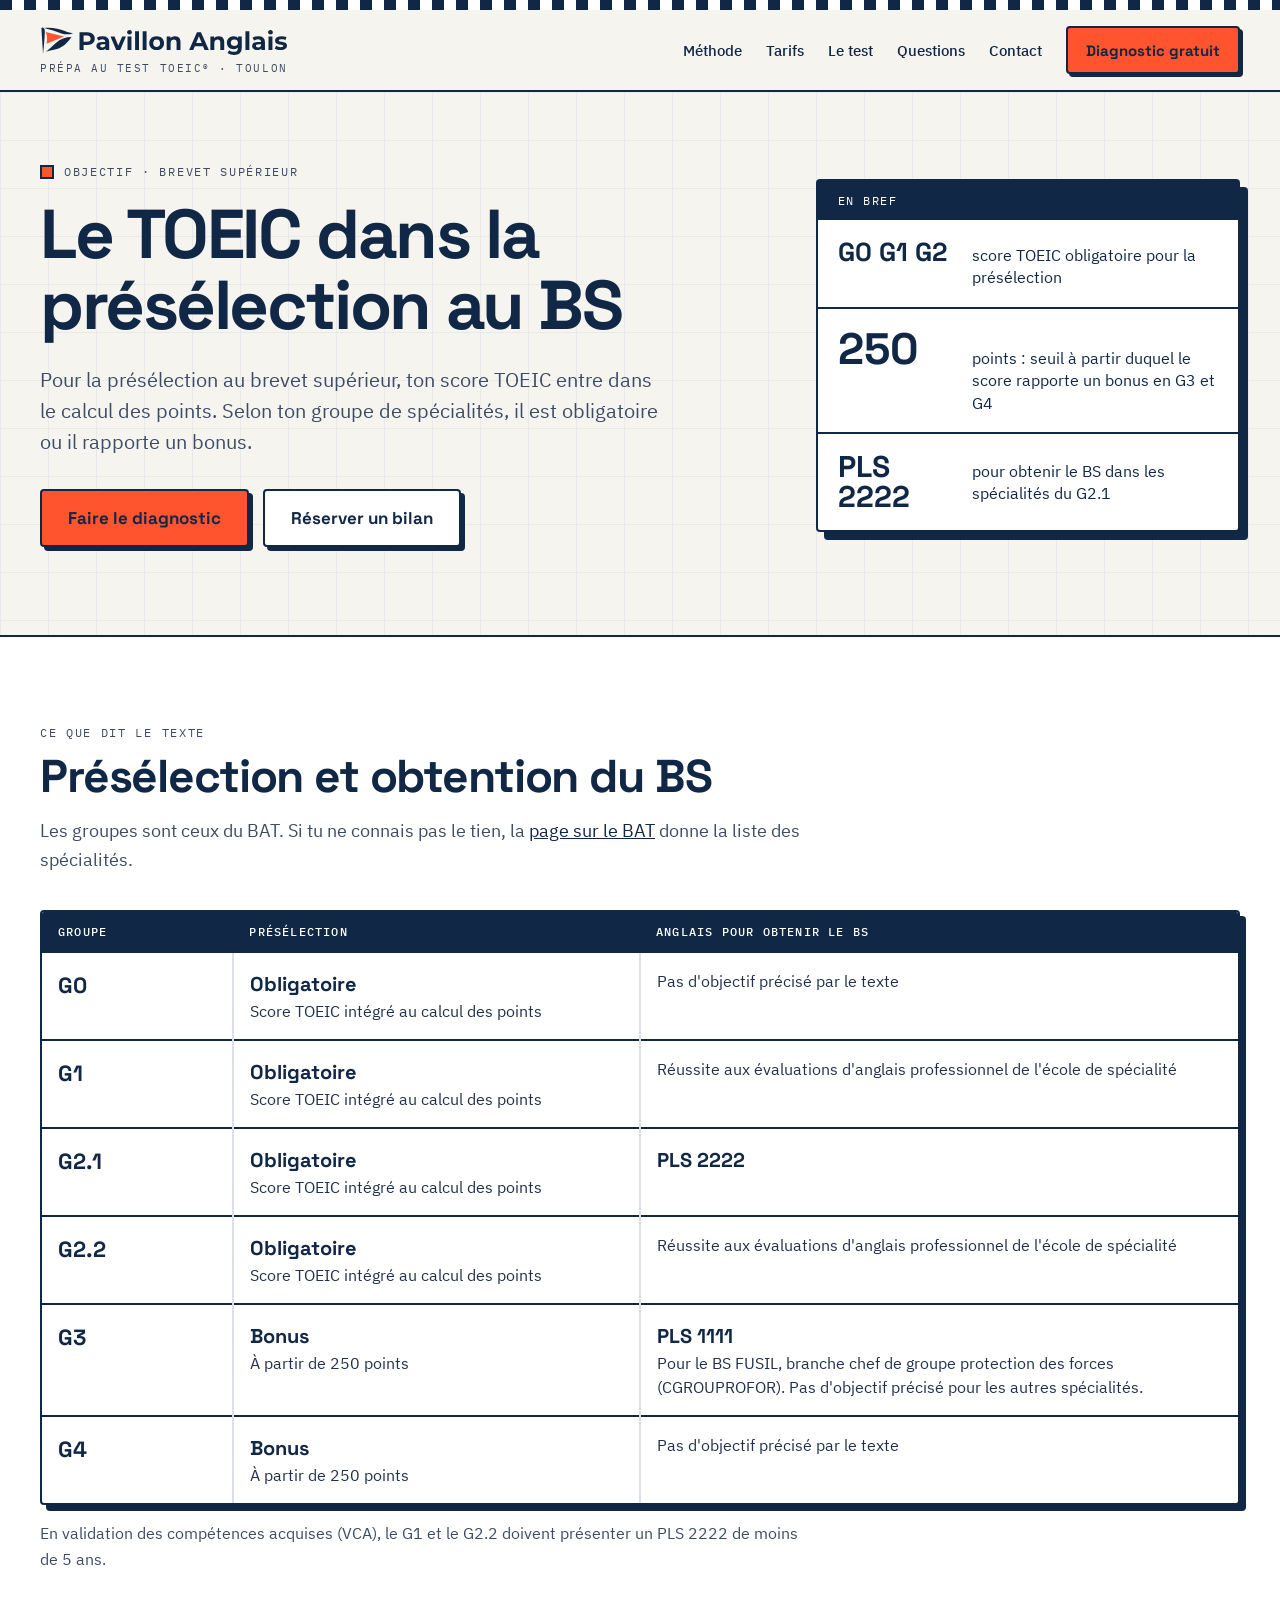
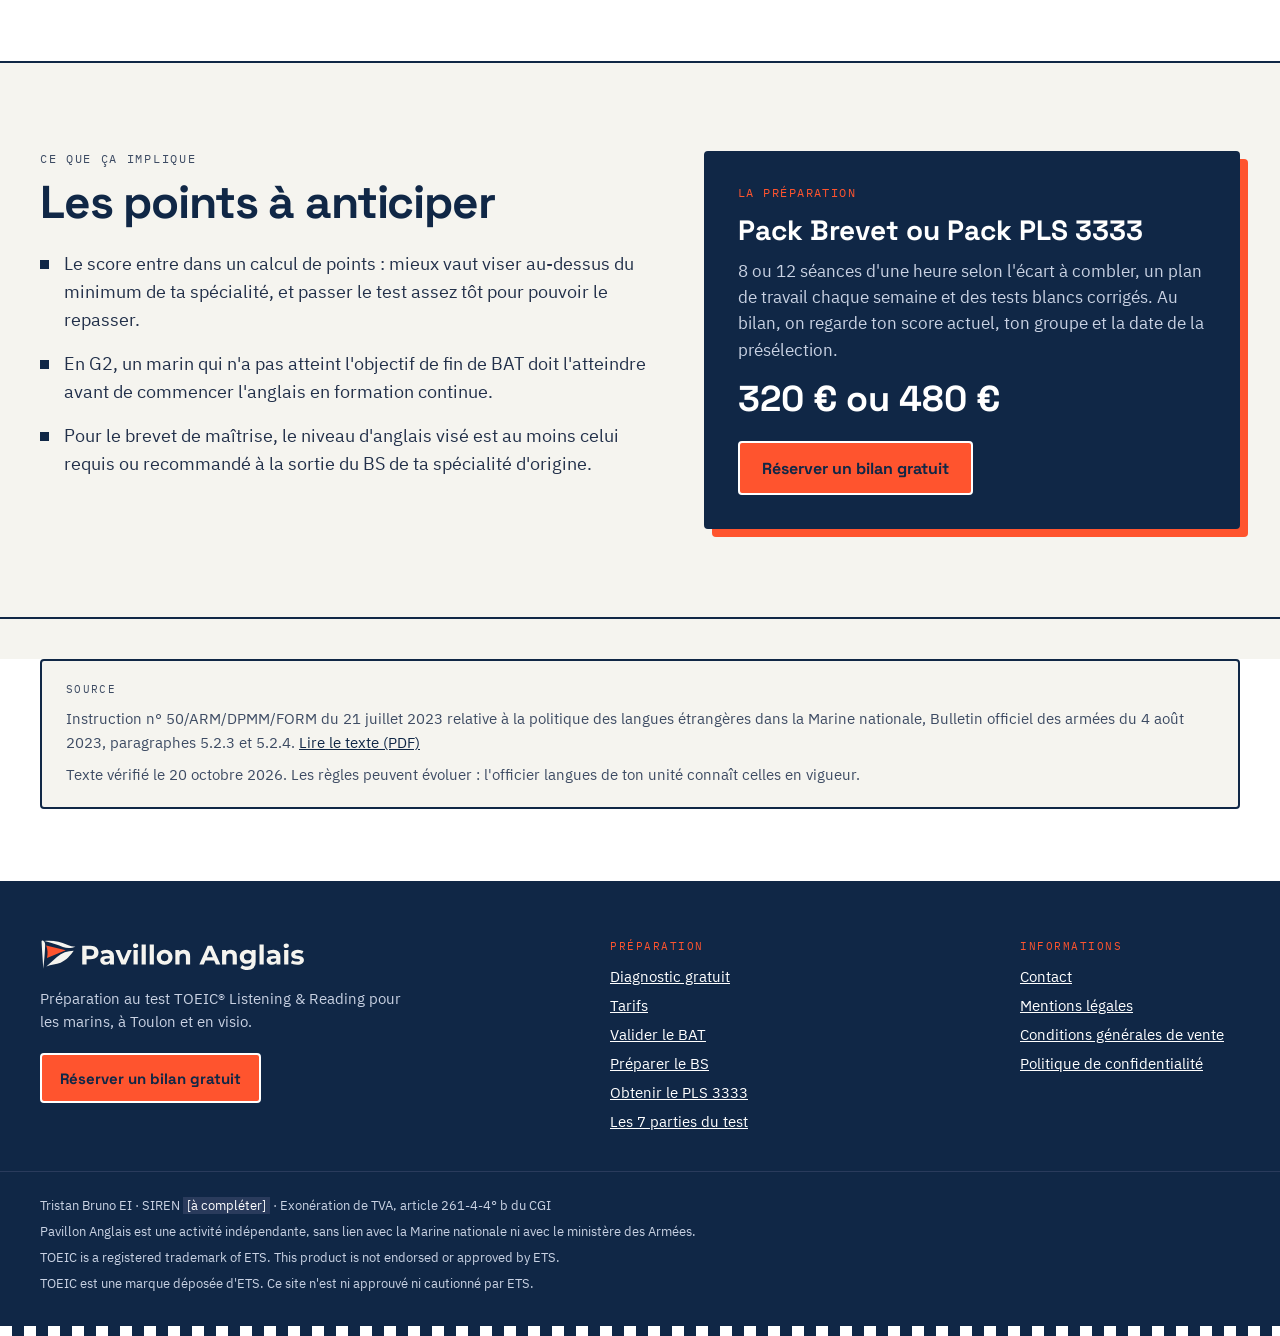
<file: bs.html>
<!doctype html>
<html lang="fr">
<head>
<meta charset="utf-8">
<meta name="viewport" content="width=device-width, initial-scale=1">
<title>Le TOEIC dans la présélection au BS, Pavillon Anglais</title>
<meta name="description" content="Comment le score TOEIC compte dans la présélection au brevet supérieur, et le niveau d'anglais demandé pour obtenir le BS.">
<meta name="robots" content="noindex, nofollow">
<meta property="og:type" content="website">
<meta property="og:locale" content="fr_FR">
<meta property="og:site_name" content="Pavillon Anglais">
<meta property="og:title" content="Le TOEIC dans la présélection au BS, Pavillon Anglais">
<meta property="og:description" content="Comment le score TOEIC compte dans la présélection au brevet supérieur, et le niveau d'anglais demandé pour obtenir le BS.">
<meta name="theme-color" content="#102746">
<link rel="icon" href="assets/img/favicon.svg" type="image/svg+xml">
<link rel="apple-touch-icon" href="assets/img/apple-touch-icon.png">
<link rel="stylesheet" href="assets/css/fonts.css">
<link rel="stylesheet" href="assets/css/site.css">
<style>
body{margin:0;background:#F5F4EF}
a{color:#102746}a:hover{color:#102746}
.obj .eyebrow{margin:0;display:flex;align-items:center;gap:10px;font-family:'IBM Plex Mono',ui-monospace,monospace;font-size:12px;letter-spacing:0.14em;color:#3D4B63}
.obj .eyebrow i{display:inline-block;width:10px;height:10px;background:#FF542E;border:2px solid #102746}
.obj h1{margin:20px 0 0;font-family:'Space Grotesk',system-ui,sans-serif;font-weight:700;font-size:clamp(40px,5.4vw,72px);line-height:1.02;letter-spacing:-0.035em}
.obj h2{margin:12px 0 0;font-family:'Space Grotesk',system-ui,sans-serif;font-weight:700;font-size:clamp(30px,3.6vw,46px);line-height:1.06;letter-spacing:-0.025em}
.obj .lead{margin:24px 0 0;max-width:620px;font-size:20px;line-height:1.55;color:#3D4B63}
.obj .texte{margin:16px 0 0;max-width:760px;font-size:18px;line-height:1.6;color:#3D4B63}
.obj .btn{display:inline-flex;align-items:center;min-height:54px;padding:0 26px;background:#FF542E;color:#102746;border:2px solid #102746;border-radius:4px;box-shadow:4px 4px 0 #102746;font-family:'Space Grotesk',system-ui,sans-serif;font-weight:700;font-size:17px;text-decoration:none}
.obj .btn.blanc{background:#FFFFFF}
.obj .tableau{margin-top:36px;overflow-x:auto;background:#FFFFFF;border:2px solid #102746;border-radius:4px;box-shadow:6px 6px 0 #102746}
.obj table{width:100%;min-width:720px;border-collapse:collapse}
.obj th{padding:12px 16px;background:#102746;color:#FFFFFF;text-align:left;font-family:'IBM Plex Mono',ui-monospace,monospace;font-size:12px;font-weight:500;letter-spacing:0.1em}
.obj td{padding:16px;border-top:2px solid #102746;vertical-align:top;font-size:16px;line-height:1.5;color:#22304A}
.obj td+td{border-left:2px solid #DCE0E6}
.obj .groupe{display:block;font-family:'Space Grotesk',system-ui,sans-serif;font-weight:700;font-size:22px;color:#102746}
.obj .seuil{display:block;font-family:'Space Grotesk',system-ui,sans-serif;font-weight:700;font-size:20px;color:#102746}
.obj .liste{list-style:none;margin:24px 0 0;padding:0;display:flex;flex-direction:column;gap:16px;max-width:820px}
.obj .liste li{position:relative;padding-left:24px;font-size:18px;line-height:1.55;color:#22304A}
.obj .liste li::before{content:"";position:absolute;left:0;top:10px;width:9px;height:9px;background:#102746}
.obj .source{margin-top:40px;padding:20px 24px;background:#F5F4EF;border:2px solid #102746;border-radius:4px;font-size:15px;line-height:1.6;color:#3D4B63}
</style>
</head>
<body>
<div class="obj" style="font-family:'IBM Plex Sans',system-ui,sans-serif; color:#102746; background:#F5F4EF; min-height:100vh">

<div style="width:100%; font-family:'IBM Plex Sans',system-ui,sans-serif; color:#102746; background:#F5F4EF">
<svg width="100%" height="10" aria-hidden="true" style="display:block"><defs><pattern id="echelle-entete" width="24" height="10" patternUnits="userSpaceOnUse"><rect x="0" y="0" width="12" height="10" fill="#102746"></rect><rect x="12" y="0" width="12" height="10" fill="#FFFFFF"></rect></pattern></defs><rect x="0" y="0" width="100%" height="10" fill="url(#echelle-entete)"></rect></svg>
<header style="border-bottom:2px solid #102746; background:#F5F4EF">
<div style="max-width:1200px; margin:0 auto; padding:16px 24px; display:flex; align-items:center; justify-content:space-between; gap:16px; flex-wrap:wrap">
<a href="index.html" aria-label="Pavillon Anglais, accueil" style="display:flex; flex-direction:column; align-items:flex-start; gap:7px; text-decoration:none; color:#102746">
<svg width="248" height="30" viewBox="-4.0 -25.0 987.1 119.2" aria-hidden="true" style="display:block; flex:none"><g transform="translate(-4.52 -25.52) scale(0.22604)"><path d="M28 40 C28 28 46 24 60 34 C80 48 89 72 87 110 C83 232 70 372 56 492 C50 380 36 200 28 40 Z" fill="#102746"/><path d="M72 36 C200 20 340 46 440 92 C500 120 545 128 586 128 C525 153 450 157 380 133 C290 101 180 59 72 36 Z" fill="#102746"/><path d="M104 108 L426 186 L118 314 C134 240 130 170 104 108 Z" fill="#FF542E"/><path d="M558 196 C452 196 362 230 282 300 C212 360 152 420 108 454 C180 422 270 422 342 392 C442 347 502 272 558 196 Z" fill="#102746"/></g><path d="M153.29583333333335 70.0V0.0H183.59583333333333Q192.99583333333334 0.0 199.79583333333335 3.049999999999997Q206.59583333333333 6.099999999999994 210.29583333333335 11.799999999999997Q213.99583333333334 17.5 213.99583333333334 25.4Q213.99583333333334 33.199999999999996 210.29583333333335 38.89999999999999Q206.59583333333333 44.599999999999994 199.79583333333335 47.65Q192.99583333333334 50.7 183.59583333333333 50.7H162.29583333333335L169.49583333333334 43.4V70.0ZM169.49583333333334 45.2 162.29583333333335 37.5H182.69583333333333Q190.19583333333333 37.5 193.89583333333331 34.3Q197.59583333333333 31.099999999999994 197.59583333333333 25.4Q197.59583333333333 19.599999999999994 193.89583333333331 16.399999999999995Q190.19583333333333 13.199999999999996 182.69583333333333 13.199999999999996H162.29583333333335L169.49583333333334 5.5ZM256.8958333333333 70.0V59.5L255.89583333333331 57.2V38.4Q255.89583333333331 33.4 252.8458333333333 30.599999999999998Q249.79583333333332 27.799999999999997 243.49583333333334 27.799999999999997Q239.19583333333333 27.799999999999997 235.04583333333332 29.15Q230.89583333333331 30.5 227.99583333333334 32.8L222.39583333333331 21.9Q226.79583333333332 18.799999999999997 232.99583333333334 17.099999999999998Q239.19583333333333 15.399999999999999 245.59583333333333 15.399999999999999Q257.8958333333333 15.399999999999999 264.6958333333333 21.2Q271.49583333333334 27.0 271.49583333333334 39.3V70.0ZM240.49583333333334 70.8Q234.19583333333333 70.8 229.69583333333333 68.65Q225.19583333333333 66.5 222.79583333333332 62.8Q220.39583333333331 59.1 220.39583333333331 54.5Q220.39583333333331 49.7 222.74583333333334 46.1Q225.09583333333333 42.5 230.19583333333333 40.45Q235.29583333333332 38.4 243.49583333333334 38.4H257.79583333333335V47.5H245.19583333333333Q239.69583333333333 47.5 237.64583333333331 49.3Q235.59583333333333 51.099999999999994 235.59583333333333 53.8Q235.59583333333333 56.8 237.94583333333333 58.55Q240.29583333333332 60.3 244.39583333333331 60.3Q248.29583333333332 60.3 251.39583333333331 58.45Q254.49583333333334 56.6 255.89583333333331 53.0L258.29583333333335 60.2Q256.5958333333333 65.4 252.0958333333333 68.1Q247.59583333333333 70.8 240.49583333333334 70.8ZM299.1958333333334 70.0 276.59583333333336 16.199999999999996H292.6958333333334L311.4958333333334 62.5H303.4958333333334L322.9958333333334 16.199999999999996H337.9958333333334L315.29583333333335 70.0ZM344.3958333333333 70.0V16.199999999999996H359.99583333333334V70.0ZM352.1958333333333 8.699999999999996Q347.8958333333333 8.699999999999996 345.1958333333333 6.199999999999999Q342.49583333333334 3.700000000000003 342.49583333333334 0.0Q342.49583333333334 -3.700000000000003 345.1958333333333 -6.200000000000003Q347.8958333333333 -8.700000000000003 352.1958333333333 -8.700000000000003Q356.49583333333334 -8.700000000000003 359.1958333333333 -6.350000000000001Q361.8958333333333 -4.0 361.8958333333333 -0.29999999999999716Q361.8958333333333 3.5999999999999943 359.2458333333333 6.149999999999995Q356.5958333333333 8.699999999999996 352.1958333333333 8.699999999999996ZM374.49583333333334 70.0V-4.200000000000003H390.09583333333336V70.0ZM404.59583333333336 70.0V-4.200000000000003H420.1958333333334V70.0ZM460.29583333333335 70.8Q451.6958333333333 70.8 445.04583333333335 67.2Q438.3958333333333 63.6 434.54583333333335 57.349999999999994Q430.6958333333333 51.099999999999994 430.6958333333333 43.099999999999994Q430.6958333333333 35.0 434.54583333333335 28.75Q438.3958333333333 22.5 445.04583333333335 18.95Q451.6958333333333 15.399999999999999 460.29583333333335 15.399999999999999Q468.79583333333335 15.399999999999999 475.49583333333334 18.95Q482.1958333333333 22.5 485.99583333333334 28.7Q489.79583333333335 34.9 489.79583333333335 43.099999999999994Q489.79583333333335 51.099999999999994 485.99583333333334 57.349999999999994Q482.1958333333333 63.6 475.49583333333334 67.2Q468.79583333333335 70.8 460.29583333333335 70.8ZM460.29583333333335 58.0Q464.1958333333333 58.0 467.29583333333335 56.2Q470.39583333333337 54.4 472.1958333333333 51.05Q473.99583333333334 47.7 473.99583333333334 43.099999999999994Q473.99583333333334 38.4 472.1958333333333 35.099999999999994Q470.39583333333337 31.799999999999997 467.29583333333335 29.999999999999996Q464.1958333333333 28.199999999999996 460.29583333333335 28.199999999999996Q456.3958333333333 28.199999999999996 453.29583333333335 29.999999999999996Q450.1958333333333 31.799999999999997 448.3458333333333 35.099999999999994Q446.49583333333334 38.4 446.49583333333334 43.099999999999994Q446.49583333333334 47.7 448.3458333333333 51.05Q450.1958333333333 54.4 453.29583333333335 56.2Q456.3958333333333 58.0 460.29583333333335 58.0ZM500.1958333333333 70.0V16.199999999999996H515.0958333333333V31.099999999999994L512.2958333333333 26.599999999999994Q515.1958333333333 21.199999999999996 520.5958333333333 18.299999999999997Q525.9958333333334 15.399999999999999 532.8958333333334 15.399999999999999Q539.2958333333333 15.399999999999999 544.3458333333333 17.95Q549.3958333333334 20.5 552.2958333333333 25.75Q555.1958333333333 31.0 555.1958333333333 39.2V70.0H539.5958333333333V41.599999999999994Q539.5958333333333 35.1 536.7458333333334 32.0Q533.8958333333334 28.9 528.6958333333333 28.9Q524.9958333333334 28.9 522.0458333333333 30.45Q519.0958333333333 32.0 517.4458333333333 35.2Q515.7958333333333 38.4 515.7958333333333 43.4V70.0ZM589.4958333333334 70.0 620.6958333333333 0.0H636.6958333333333L667.9958333333334 70.0H650.9958333333334L625.3958333333334 8.199999999999996H631.7958333333333L606.0958333333334 70.0ZM605.0958333333334 55.0 609.3958333333334 42.7H645.3958333333334L649.7958333333333 55.0ZM674.1958333333334 70.0V16.199999999999996H689.0958333333334V31.099999999999994L686.2958333333333 26.599999999999994Q689.1958333333334 21.199999999999996 694.5958333333334 18.299999999999997Q699.9958333333334 15.399999999999999 706.8958333333334 15.399999999999999Q713.2958333333333 15.399999999999999 718.3458333333333 17.95Q723.3958333333334 20.5 726.2958333333333 25.75Q729.1958333333334 31.0 729.1958333333334 39.2V70.0H713.5958333333334V41.599999999999994Q713.5958333333334 35.1 710.7458333333334 32.0Q707.8958333333334 28.9 702.6958333333334 28.9Q698.9958333333334 28.9 696.0458333333333 30.45Q693.0958333333334 32.0 691.4458333333334 35.2Q689.7958333333333 38.4 689.7958333333333 43.4V70.0ZM768.9958333333334 90.2Q761.3958333333334 90.2 754.3458333333333 88.35Q747.2958333333333 86.5 742.5958333333334 82.8L748.7958333333333 71.6Q752.1958333333334 74.4 757.4458333333334 76.05000000000001Q762.6958333333334 77.7 767.7958333333333 77.7Q776.0958333333334 77.7 779.8458333333334 74.0Q783.5958333333334 70.3 783.5958333333334 63.0V54.9L784.5958333333334 41.4L784.3958333333334 27.799999999999997V16.199999999999996H799.1958333333334V61.0Q799.1958333333334 76.0 791.3958333333335 83.1Q783.5958333333334 90.2 768.9958333333334 90.2ZM766.5958333333334 67.4Q759.0958333333334 67.4 753.0458333333333 64.15Q746.9958333333334 60.9 743.3458333333334 55.05Q739.6958333333334 49.2 739.6958333333334 41.4Q739.6958333333334 33.5 743.3458333333334 27.65Q746.9958333333334 21.799999999999997 753.0458333333333 18.599999999999998Q759.0958333333334 15.399999999999999 766.5958333333334 15.399999999999999Q773.3958333333334 15.399999999999999 778.5958333333333 18.15Q783.7958333333333 20.9 786.6958333333334 26.65Q789.5958333333334 32.4 789.5958333333334 41.4Q789.5958333333334 50.3 786.6958333333334 56.05Q783.7958333333333 61.8 778.5958333333333 64.6Q773.3958333333334 67.4 766.5958333333334 67.4ZM769.6958333333334 54.6Q773.7958333333333 54.6 776.9958333333334 52.95Q780.1958333333334 51.3 781.9958333333334 48.3Q783.7958333333333 45.3 783.7958333333333 41.4Q783.7958333333333 37.4 781.9958333333334 34.45Q780.1958333333334 31.5 776.9958333333334 29.849999999999998Q773.7958333333333 28.199999999999996 769.6958333333334 28.199999999999996Q765.5958333333334 28.199999999999996 762.3958333333335 29.849999999999998Q759.1958333333334 31.5 757.3458333333334 34.45Q755.4958333333334 37.4 755.4958333333334 41.4Q755.4958333333334 45.3 757.3458333333334 48.3Q759.1958333333334 51.3 762.3958333333335 52.95Q765.5958333333334 54.6 769.6958333333334 54.6ZM813.6958333333334 70.0V-4.200000000000003H829.2958333333333V70.0ZM876.7958333333333 70.0V59.5L875.7958333333333 57.2V38.4Q875.7958333333333 33.4 872.7458333333334 30.599999999999998Q869.6958333333333 27.799999999999997 863.3958333333333 27.799999999999997Q859.0958333333333 27.799999999999997 854.9458333333333 29.15Q850.7958333333333 30.5 847.8958333333333 32.8L842.2958333333333 21.9Q846.6958333333333 18.799999999999997 852.8958333333333 17.099999999999998Q859.0958333333333 15.399999999999999 865.4958333333333 15.399999999999999Q877.7958333333333 15.399999999999999 884.5958333333333 21.2Q891.3958333333333 27.0 891.3958333333333 39.3V70.0ZM860.3958333333333 70.8Q854.0958333333333 70.8 849.5958333333333 68.65Q845.0958333333333 66.5 842.6958333333333 62.8Q840.2958333333333 59.1 840.2958333333333 54.5Q840.2958333333333 49.7 842.6458333333333 46.1Q844.9958333333333 42.5 850.0958333333333 40.45Q855.1958333333333 38.4 863.3958333333333 38.4H877.6958333333333V47.5H865.0958333333333Q859.5958333333333 47.5 857.5458333333333 49.3Q855.4958333333333 51.099999999999994 855.4958333333333 53.8Q855.4958333333333 56.8 857.8458333333333 58.55Q860.1958333333333 60.3 864.2958333333333 60.3Q868.1958333333333 60.3 871.2958333333333 58.45Q874.3958333333333 56.6 875.7958333333333 53.0L878.1958333333333 60.2Q876.4958333333333 65.4 871.9958333333333 68.1Q867.4958333333333 70.8 860.3958333333333 70.8ZM905.4958333333334 70.0V16.199999999999996H921.0958333333333V70.0ZM913.2958333333333 8.699999999999996Q908.9958333333334 8.699999999999996 906.2958333333333 6.199999999999999Q903.5958333333333 3.700000000000003 903.5958333333333 0.0Q903.5958333333333 -3.700000000000003 906.2958333333333 -6.200000000000003Q908.9958333333334 -8.700000000000003 913.2958333333333 -8.700000000000003Q917.5958333333333 -8.700000000000003 920.2958333333333 -6.350000000000001Q922.9958333333334 -4.0 922.9958333333334 -0.29999999999999716Q922.9958333333334 3.5999999999999943 920.3458333333333 6.149999999999995Q917.6958333333333 8.699999999999996 913.2958333333333 8.699999999999996ZM953.6958333333334 70.8Q946.7958333333335 70.8 940.4458333333334 69.15Q934.0958333333335 67.5 930.3958333333335 65.0L935.5958333333335 53.8Q939.2958333333335 56.1 944.3458333333335 57.55Q949.3958333333335 59.0 954.2958333333335 59.0Q959.6958333333334 59.0 961.9458333333334 57.7Q964.1958333333334 56.4 964.1958333333334 54.1Q964.1958333333334 52.2 962.4458333333334 51.25Q960.6958333333334 50.3 957.7958333333335 49.8Q954.8958333333335 49.3 951.4458333333334 48.8Q947.9958333333335 48.3 944.4958333333335 47.449999999999996Q940.9958333333335 46.599999999999994 938.0958333333335 44.9Q935.1958333333334 43.2 933.4458333333334 40.3Q931.6958333333334 37.4 931.6958333333334 32.8Q931.6958333333334 27.699999999999996 934.6458333333335 23.799999999999997Q937.5958333333335 19.9 943.1958333333334 17.65Q948.7958333333335 15.399999999999999 956.5958333333335 15.399999999999999Q962.0958333333335 15.399999999999999 967.7958333333336 16.599999999999998Q973.4958333333335 17.799999999999997 977.2958333333335 20.099999999999994L972.0958333333335 31.199999999999996Q968.1958333333334 28.9 964.2458333333334 28.049999999999997Q960.2958333333335 27.199999999999996 956.5958333333335 27.199999999999996Q951.3958333333335 27.199999999999996 948.9958333333335 28.599999999999998Q946.5958333333335 30.0 946.5958333333335 32.199999999999996Q946.5958333333335 34.199999999999996 948.3458333333335 35.199999999999996Q950.0958333333335 36.199999999999996 952.9958333333335 36.8Q955.8958333333335 37.4 959.3458333333335 37.849999999999994Q962.7958333333335 38.3 966.2958333333335 39.199999999999996Q969.7958333333335 40.099999999999994 972.6458333333335 41.75Q975.4958333333335 43.4 977.2958333333336 46.25Q979.0958333333335 49.099999999999994 979.0958333333335 53.7Q979.0958333333335 58.7 976.0958333333335 62.550000000000004Q973.0958333333335 66.4 967.4458333333334 68.6Q961.7958333333335 70.8 953.6958333333334 70.8Z" fill="#102746"/></svg>
<span style="font-family:'IBM Plex Mono',ui-monospace,monospace; font-size:11px; letter-spacing:0.14em; color:#3D4B63; line-height:1">PRÉPA AU TEST TOEIC® · TOULON</span>
</a>
<nav aria-label="Navigation principale" style="display:flex; align-items:center; gap:24px; flex-wrap:wrap">
<a href="index.html#methode" style="font-weight:500; font-size:15px; color:#102746; text-decoration:none; text-underline-offset:6px; text-decoration-thickness:2px">Méthode</a>
<a href="index.html#formules" style="font-weight:500; font-size:15px; color:#102746; text-decoration:none; text-underline-offset:6px; text-decoration-thickness:2px">Tarifs</a>
<a href="guide.html" style="font-weight:500; font-size:15px; color:#102746; text-decoration:none; text-underline-offset:6px; text-decoration-thickness:2px">Le test</a>
<a href="index.html#questions" style="font-weight:500; font-size:15px; color:#102746; text-decoration:none; text-underline-offset:6px; text-decoration-thickness:2px">Questions</a>
<a href="contact.html" style="font-weight:500; font-size:15px; color:#102746; text-decoration:none; text-underline-offset:6px; text-decoration-thickness:2px">Contact</a>
<a href="diagnostic.html" style="display:inline-flex; align-items:center; min-height:44px; padding:0 18px; background:#FF542E; color:#102746; border:2px solid #102746; border-radius:4px; box-shadow:3px 3px 0 #102746; font-family:'Space Grotesk',system-ui,sans-serif; font-weight:700; font-size:15px; text-decoration:none">Diagnostic gratuit</a>
</nav>
</div>
</header>
</div>

<main>

<section aria-labelledby="titre-bs" style="position:relative; overflow:hidden; border-bottom:2px solid #102746">
<svg aria-hidden="true" width="100%" height="100%" style="position:absolute; top:0; left:0; width:100%; height:100%; display:block"><defs><pattern id="carte-bs" width="48" height="48" patternUnits="userSpaceOnUse"><path d="M48 0H0V48" fill="none" stroke="#DCE0E6" stroke-width="1"></path></pattern></defs><rect x="0" y="0" width="100%" height="100%" fill="url(#carte-bs)"></rect></svg>
<div style="position:relative; max-width:1200px; margin:0 auto; padding:72px 24px 88px; display:flex; flex-wrap:wrap; gap:56px; align-items:center">
<div style="flex:1 1 560px; min-width:0">
<p class="eyebrow"><i aria-hidden="true"></i>OBJECTIF · BREVET SUPÉRIEUR</p>
<h1 id="titre-bs">Le TOEIC dans la présélection au BS</h1>
<p class="lead">Pour la présélection au brevet supérieur, ton score TOEIC entre dans le calcul des points. Selon ton groupe de spécialités, il est obligatoire ou il rapporte un bonus.</p>
<div style="display:flex; flex-wrap:wrap; gap:14px; margin-top:32px">
<a class="btn" href="diagnostic.html">Faire le diagnostic</a>
<a class="btn blanc" href="https://cal.com/tristan-bruno/bilangratuit" target="_blank" rel="noopener">Réserver un bilan</a>
</div>
</div>
<div style="flex:1 1 340px; min-width:0; max-width:420px; background:#FFFFFF; border:2px solid #102746; border-radius:4px; box-shadow:8px 8px 0 #102746">
<p style="margin:0; padding:12px 20px; background:#102746; color:#FFFFFF; font-family:'IBM Plex Mono',ui-monospace,monospace; font-size:12px; letter-spacing:0.12em">EN BREF</p>
<div style="display:flex; align-items:baseline; gap:16px; padding:18px 20px; border-bottom:2px solid #102746"><span style="flex:none; width:118px; font-family:'Space Grotesk',system-ui,sans-serif; font-weight:700; font-size:26px; line-height:1.1; color:#102746">G0 G1 G2</span><span style="font-size:16px; line-height:1.4">score TOEIC obligatoire pour la présélection</span></div>
<div style="display:flex; align-items:baseline; gap:16px; padding:18px 20px; border-bottom:2px solid #102746"><span style="flex:none; width:118px; font-family:'Space Grotesk',system-ui,sans-serif; font-weight:700; font-size:44px; line-height:1; color:#102746">250</span><span style="font-size:16px; line-height:1.4">points : seuil à partir duquel le score rapporte un bonus en G3 et G4</span></div>
<div style="display:flex; align-items:baseline; gap:16px; padding:18px 20px"><span style="flex:none; width:118px; font-family:'Space Grotesk',system-ui,sans-serif; font-weight:700; font-size:30px; line-height:1">PLS 2222</span><span style="font-size:16px; line-height:1.4">pour obtenir le BS dans les spécialités du G2.1</span></div>
</div>
</div>
</section>

<section aria-labelledby="titre-groupes-bs" style="border-bottom:2px solid #102746; background:#FFFFFF">
<div style="max-width:1200px; margin:0 auto; padding:88px 24px">
<p class="eyebrow">CE QUE DIT LE TEXTE</p>
<h2 id="titre-groupes-bs">Présélection et obtention du BS</h2>
<p class="texte">Les groupes sont ceux du BAT. Si tu ne connais pas le tien, la <a href="bat.html">page sur le BAT</a> donne la liste des spécialités.</p>
<div class="tableau">
<table>
<thead><tr><th scope="col" style="width:16%">GROUPE</th><th scope="col" style="width:34%">PRÉSÉLECTION</th><th scope="col" style="width:50%">ANGLAIS POUR OBTENIR LE BS</th></tr></thead>
<tbody>
<tr><td><span class="groupe">G0</span></td><td><span class="seuil">Obligatoire</span>Score TOEIC intégré au calcul des points</td><td>Pas d'objectif précisé par le texte</td></tr>
<tr><td><span class="groupe">G1</span></td><td><span class="seuil">Obligatoire</span>Score TOEIC intégré au calcul des points</td><td>Réussite aux évaluations d'anglais professionnel de l'école de spécialité</td></tr>
<tr><td><span class="groupe">G2.1</span></td><td><span class="seuil">Obligatoire</span>Score TOEIC intégré au calcul des points</td><td><span class="seuil">PLS 2222</span></td></tr>
<tr><td><span class="groupe">G2.2</span></td><td><span class="seuil">Obligatoire</span>Score TOEIC intégré au calcul des points</td><td>Réussite aux évaluations d'anglais professionnel de l'école de spécialité</td></tr>
<tr><td><span class="groupe">G3</span></td><td><span class="seuil">Bonus</span>À partir de 250 points</td><td><span class="seuil">PLS 1111</span>Pour le BS FUSIL, branche chef de groupe protection des forces (CGROUPROFOR). Pas d'objectif précisé pour les autres spécialités.</td></tr>
<tr><td><span class="groupe">G4</span></td><td><span class="seuil">Bonus</span>À partir de 250 points</td><td>Pas d'objectif précisé par le texte</td></tr>
</tbody>
</table>
</div>
<p class="texte" style="font-size:16px">En validation des compétences acquises (VCA), le G1 et le G2.2 doivent présenter un PLS 2222 de moins de 5 ans.</p>
</div>
</section>

<section aria-labelledby="titre-conseils-bs" style="border-bottom:2px solid #102746">
<div style="max-width:1200px; margin:0 auto; padding:88px 24px; display:flex; flex-wrap:wrap; gap:56px">
<div style="flex:1 1 520px; min-width:0">
<p class="eyebrow">CE QUE ÇA IMPLIQUE</p>
<h2 id="titre-conseils-bs">Les points à anticiper</h2>
<ul class="liste">
<li>Le score entre dans un calcul de points : mieux vaut viser au-dessus du minimum de ta spécialité, et passer le test assez tôt pour pouvoir le repasser.</li>
<li>En G2, un marin qui n'a pas atteint l'objectif de fin de BAT doit l'atteindre avant de commencer l'anglais en formation continue.</li>
<li>Pour le brevet de maîtrise, le niveau d'anglais visé est au moins celui requis ou recommandé à la sortie du BS de ta spécialité d'origine.</li>
</ul>
</div>
<div style="flex:1 1 380px; min-width:0; background:#102746; color:#FFFFFF; border:2px solid #102746; border-radius:4px; box-shadow:8px 8px 0 #FF542E; padding:32px">
<p style="margin:0; font-family:'IBM Plex Mono',ui-monospace,monospace; font-size:12px; letter-spacing:0.12em; color:#FF542E">LA PRÉPARATION</p>
<p style="margin:14px 0 0; font-family:'Space Grotesk',system-ui,sans-serif; font-weight:700; font-size:28px; line-height:1.15">Pack Brevet ou Pack PLS 3333</p>
<p style="margin:12px 0 0; font-size:17px; line-height:1.55; color:#C9D2E3">8 ou 12 séances d'une heure selon l'écart à combler, un plan de travail chaque semaine et des tests blancs corrigés. Au bilan, on regarde ton score actuel, ton groupe et la date de la présélection.</p>
<p style="margin:18px 0 0; font-family:'Space Grotesk',system-ui,sans-serif; font-weight:700; font-size:36px; line-height:1">320 € ou 480 €</p>
<a href="https://cal.com/tristan-bruno/bilangratuit" target="_blank" rel="noopener" style="display:inline-flex; align-items:center; margin-top:24px; min-height:50px; padding:0 22px; background:#FF542E; color:#102746; border:2px solid #FFFFFF; border-radius:4px; font-family:'Space Grotesk',system-ui,sans-serif; font-weight:700; font-size:16px; text-decoration:none">Réserver un bilan gratuit</a>
</div>
</div>
</section>

<section aria-label="Source" style="border-bottom:2px solid #102746; background:#FFFFFF">
<div style="max-width:1200px; margin:0 auto; padding:0 24px 72px">
<div class="source">
<p style="margin:0; font-family:'IBM Plex Mono',ui-monospace,monospace; font-size:11px; letter-spacing:0.12em">SOURCE</p>
<p style="margin:8px 0 0">Instruction n° 50/ARM/DPMM/FORM du 21 juillet 2023 relative à la politique des langues étrangères dans la Marine nationale, Bulletin officiel des armées du 4 août 2023, paragraphes 5.2.3 et 5.2.4. <a href="https://www.defense.gouv.fr/sites/default/files/sga/Texte%203%20INSTRUCTION%20N%C2%B0%2050.pdf" target="_blank" rel="noopener">Lire le texte (PDF)</a></p>
<p style="margin:8px 0 0">Texte vérifié le 20 octobre 2026. Les règles peuvent évoluer : l'officier langues de ton unité connaît celles en vigueur.</p>
</div>
</div>
</section>

</main>

<div style="width:100%; font-family:'IBM Plex Sans',system-ui,sans-serif; color:#FFFFFF; background:#102746">
<footer>
<div style="max-width:1200px; margin:0 auto; padding:56px 24px 40px; display:flex; flex-wrap:wrap; gap:40px 56px; justify-content:space-between">

<div style="flex:1 1 300px; min-width:0; max-width:380px">
<div style="display:flex; align-items:center; gap:12px">
<svg width="265" height="32" viewBox="-4.0 -25.0 987.1 119.2" role="img" aria-label="Pavillon Anglais" style="display:block; flex:none"><g transform="translate(-4.52 -25.52) scale(0.22604)"><path d="M28 40 C28 28 46 24 60 34 C80 48 89 72 87 110 C83 232 70 372 56 492 C50 380 36 200 28 40 Z" fill="#F5F4EF"/><path d="M72 36 C200 20 340 46 440 92 C500 120 545 128 586 128 C525 153 450 157 380 133 C290 101 180 59 72 36 Z" fill="#F5F4EF"/><path d="M104 108 L426 186 L118 314 C134 240 130 170 104 108 Z" fill="#FF542E"/><path d="M558 196 C452 196 362 230 282 300 C212 360 152 420 108 454 C180 422 270 422 342 392 C442 347 502 272 558 196 Z" fill="#F5F4EF"/></g><path d="M153.29583333333335 70.0V0.0H183.59583333333333Q192.99583333333334 0.0 199.79583333333335 3.049999999999997Q206.59583333333333 6.099999999999994 210.29583333333335 11.799999999999997Q213.99583333333334 17.5 213.99583333333334 25.4Q213.99583333333334 33.199999999999996 210.29583333333335 38.89999999999999Q206.59583333333333 44.599999999999994 199.79583333333335 47.65Q192.99583333333334 50.7 183.59583333333333 50.7H162.29583333333335L169.49583333333334 43.4V70.0ZM169.49583333333334 45.2 162.29583333333335 37.5H182.69583333333333Q190.19583333333333 37.5 193.89583333333331 34.3Q197.59583333333333 31.099999999999994 197.59583333333333 25.4Q197.59583333333333 19.599999999999994 193.89583333333331 16.399999999999995Q190.19583333333333 13.199999999999996 182.69583333333333 13.199999999999996H162.29583333333335L169.49583333333334 5.5ZM256.8958333333333 70.0V59.5L255.89583333333331 57.2V38.4Q255.89583333333331 33.4 252.8458333333333 30.599999999999998Q249.79583333333332 27.799999999999997 243.49583333333334 27.799999999999997Q239.19583333333333 27.799999999999997 235.04583333333332 29.15Q230.89583333333331 30.5 227.99583333333334 32.8L222.39583333333331 21.9Q226.79583333333332 18.799999999999997 232.99583333333334 17.099999999999998Q239.19583333333333 15.399999999999999 245.59583333333333 15.399999999999999Q257.8958333333333 15.399999999999999 264.6958333333333 21.2Q271.49583333333334 27.0 271.49583333333334 39.3V70.0ZM240.49583333333334 70.8Q234.19583333333333 70.8 229.69583333333333 68.65Q225.19583333333333 66.5 222.79583333333332 62.8Q220.39583333333331 59.1 220.39583333333331 54.5Q220.39583333333331 49.7 222.74583333333334 46.1Q225.09583333333333 42.5 230.19583333333333 40.45Q235.29583333333332 38.4 243.49583333333334 38.4H257.79583333333335V47.5H245.19583333333333Q239.69583333333333 47.5 237.64583333333331 49.3Q235.59583333333333 51.099999999999994 235.59583333333333 53.8Q235.59583333333333 56.8 237.94583333333333 58.55Q240.29583333333332 60.3 244.39583333333331 60.3Q248.29583333333332 60.3 251.39583333333331 58.45Q254.49583333333334 56.6 255.89583333333331 53.0L258.29583333333335 60.2Q256.5958333333333 65.4 252.0958333333333 68.1Q247.59583333333333 70.8 240.49583333333334 70.8ZM299.1958333333334 70.0 276.59583333333336 16.199999999999996H292.6958333333334L311.4958333333334 62.5H303.4958333333334L322.9958333333334 16.199999999999996H337.9958333333334L315.29583333333335 70.0ZM344.3958333333333 70.0V16.199999999999996H359.99583333333334V70.0ZM352.1958333333333 8.699999999999996Q347.8958333333333 8.699999999999996 345.1958333333333 6.199999999999999Q342.49583333333334 3.700000000000003 342.49583333333334 0.0Q342.49583333333334 -3.700000000000003 345.1958333333333 -6.200000000000003Q347.8958333333333 -8.700000000000003 352.1958333333333 -8.700000000000003Q356.49583333333334 -8.700000000000003 359.1958333333333 -6.350000000000001Q361.8958333333333 -4.0 361.8958333333333 -0.29999999999999716Q361.8958333333333 3.5999999999999943 359.2458333333333 6.149999999999995Q356.5958333333333 8.699999999999996 352.1958333333333 8.699999999999996ZM374.49583333333334 70.0V-4.200000000000003H390.09583333333336V70.0ZM404.59583333333336 70.0V-4.200000000000003H420.1958333333334V70.0ZM460.29583333333335 70.8Q451.6958333333333 70.8 445.04583333333335 67.2Q438.3958333333333 63.6 434.54583333333335 57.349999999999994Q430.6958333333333 51.099999999999994 430.6958333333333 43.099999999999994Q430.6958333333333 35.0 434.54583333333335 28.75Q438.3958333333333 22.5 445.04583333333335 18.95Q451.6958333333333 15.399999999999999 460.29583333333335 15.399999999999999Q468.79583333333335 15.399999999999999 475.49583333333334 18.95Q482.1958333333333 22.5 485.99583333333334 28.7Q489.79583333333335 34.9 489.79583333333335 43.099999999999994Q489.79583333333335 51.099999999999994 485.99583333333334 57.349999999999994Q482.1958333333333 63.6 475.49583333333334 67.2Q468.79583333333335 70.8 460.29583333333335 70.8ZM460.29583333333335 58.0Q464.1958333333333 58.0 467.29583333333335 56.2Q470.39583333333337 54.4 472.1958333333333 51.05Q473.99583333333334 47.7 473.99583333333334 43.099999999999994Q473.99583333333334 38.4 472.1958333333333 35.099999999999994Q470.39583333333337 31.799999999999997 467.29583333333335 29.999999999999996Q464.1958333333333 28.199999999999996 460.29583333333335 28.199999999999996Q456.3958333333333 28.199999999999996 453.29583333333335 29.999999999999996Q450.1958333333333 31.799999999999997 448.3458333333333 35.099999999999994Q446.49583333333334 38.4 446.49583333333334 43.099999999999994Q446.49583333333334 47.7 448.3458333333333 51.05Q450.1958333333333 54.4 453.29583333333335 56.2Q456.3958333333333 58.0 460.29583333333335 58.0ZM500.1958333333333 70.0V16.199999999999996H515.0958333333333V31.099999999999994L512.2958333333333 26.599999999999994Q515.1958333333333 21.199999999999996 520.5958333333333 18.299999999999997Q525.9958333333334 15.399999999999999 532.8958333333334 15.399999999999999Q539.2958333333333 15.399999999999999 544.3458333333333 17.95Q549.3958333333334 20.5 552.2958333333333 25.75Q555.1958333333333 31.0 555.1958333333333 39.2V70.0H539.5958333333333V41.599999999999994Q539.5958333333333 35.1 536.7458333333334 32.0Q533.8958333333334 28.9 528.6958333333333 28.9Q524.9958333333334 28.9 522.0458333333333 30.45Q519.0958333333333 32.0 517.4458333333333 35.2Q515.7958333333333 38.4 515.7958333333333 43.4V70.0ZM589.4958333333334 70.0 620.6958333333333 0.0H636.6958333333333L667.9958333333334 70.0H650.9958333333334L625.3958333333334 8.199999999999996H631.7958333333333L606.0958333333334 70.0ZM605.0958333333334 55.0 609.3958333333334 42.7H645.3958333333334L649.7958333333333 55.0ZM674.1958333333334 70.0V16.199999999999996H689.0958333333334V31.099999999999994L686.2958333333333 26.599999999999994Q689.1958333333334 21.199999999999996 694.5958333333334 18.299999999999997Q699.9958333333334 15.399999999999999 706.8958333333334 15.399999999999999Q713.2958333333333 15.399999999999999 718.3458333333333 17.95Q723.3958333333334 20.5 726.2958333333333 25.75Q729.1958333333334 31.0 729.1958333333334 39.2V70.0H713.5958333333334V41.599999999999994Q713.5958333333334 35.1 710.7458333333334 32.0Q707.8958333333334 28.9 702.6958333333334 28.9Q698.9958333333334 28.9 696.0458333333333 30.45Q693.0958333333334 32.0 691.4458333333334 35.2Q689.7958333333333 38.4 689.7958333333333 43.4V70.0ZM768.9958333333334 90.2Q761.3958333333334 90.2 754.3458333333333 88.35Q747.2958333333333 86.5 742.5958333333334 82.8L748.7958333333333 71.6Q752.1958333333334 74.4 757.4458333333334 76.05000000000001Q762.6958333333334 77.7 767.7958333333333 77.7Q776.0958333333334 77.7 779.8458333333334 74.0Q783.5958333333334 70.3 783.5958333333334 63.0V54.9L784.5958333333334 41.4L784.3958333333334 27.799999999999997V16.199999999999996H799.1958333333334V61.0Q799.1958333333334 76.0 791.3958333333335 83.1Q783.5958333333334 90.2 768.9958333333334 90.2ZM766.5958333333334 67.4Q759.0958333333334 67.4 753.0458333333333 64.15Q746.9958333333334 60.9 743.3458333333334 55.05Q739.6958333333334 49.2 739.6958333333334 41.4Q739.6958333333334 33.5 743.3458333333334 27.65Q746.9958333333334 21.799999999999997 753.0458333333333 18.599999999999998Q759.0958333333334 15.399999999999999 766.5958333333334 15.399999999999999Q773.3958333333334 15.399999999999999 778.5958333333333 18.15Q783.7958333333333 20.9 786.6958333333334 26.65Q789.5958333333334 32.4 789.5958333333334 41.4Q789.5958333333334 50.3 786.6958333333334 56.05Q783.7958333333333 61.8 778.5958333333333 64.6Q773.3958333333334 67.4 766.5958333333334 67.4ZM769.6958333333334 54.6Q773.7958333333333 54.6 776.9958333333334 52.95Q780.1958333333334 51.3 781.9958333333334 48.3Q783.7958333333333 45.3 783.7958333333333 41.4Q783.7958333333333 37.4 781.9958333333334 34.45Q780.1958333333334 31.5 776.9958333333334 29.849999999999998Q773.7958333333333 28.199999999999996 769.6958333333334 28.199999999999996Q765.5958333333334 28.199999999999996 762.3958333333335 29.849999999999998Q759.1958333333334 31.5 757.3458333333334 34.45Q755.4958333333334 37.4 755.4958333333334 41.4Q755.4958333333334 45.3 757.3458333333334 48.3Q759.1958333333334 51.3 762.3958333333335 52.95Q765.5958333333334 54.6 769.6958333333334 54.6ZM813.6958333333334 70.0V-4.200000000000003H829.2958333333333V70.0ZM876.7958333333333 70.0V59.5L875.7958333333333 57.2V38.4Q875.7958333333333 33.4 872.7458333333334 30.599999999999998Q869.6958333333333 27.799999999999997 863.3958333333333 27.799999999999997Q859.0958333333333 27.799999999999997 854.9458333333333 29.15Q850.7958333333333 30.5 847.8958333333333 32.8L842.2958333333333 21.9Q846.6958333333333 18.799999999999997 852.8958333333333 17.099999999999998Q859.0958333333333 15.399999999999999 865.4958333333333 15.399999999999999Q877.7958333333333 15.399999999999999 884.5958333333333 21.2Q891.3958333333333 27.0 891.3958333333333 39.3V70.0ZM860.3958333333333 70.8Q854.0958333333333 70.8 849.5958333333333 68.65Q845.0958333333333 66.5 842.6958333333333 62.8Q840.2958333333333 59.1 840.2958333333333 54.5Q840.2958333333333 49.7 842.6458333333333 46.1Q844.9958333333333 42.5 850.0958333333333 40.45Q855.1958333333333 38.4 863.3958333333333 38.4H877.6958333333333V47.5H865.0958333333333Q859.5958333333333 47.5 857.5458333333333 49.3Q855.4958333333333 51.099999999999994 855.4958333333333 53.8Q855.4958333333333 56.8 857.8458333333333 58.55Q860.1958333333333 60.3 864.2958333333333 60.3Q868.1958333333333 60.3 871.2958333333333 58.45Q874.3958333333333 56.6 875.7958333333333 53.0L878.1958333333333 60.2Q876.4958333333333 65.4 871.9958333333333 68.1Q867.4958333333333 70.8 860.3958333333333 70.8ZM905.4958333333334 70.0V16.199999999999996H921.0958333333333V70.0ZM913.2958333333333 8.699999999999996Q908.9958333333334 8.699999999999996 906.2958333333333 6.199999999999999Q903.5958333333333 3.700000000000003 903.5958333333333 0.0Q903.5958333333333 -3.700000000000003 906.2958333333333 -6.200000000000003Q908.9958333333334 -8.700000000000003 913.2958333333333 -8.700000000000003Q917.5958333333333 -8.700000000000003 920.2958333333333 -6.350000000000001Q922.9958333333334 -4.0 922.9958333333334 -0.29999999999999716Q922.9958333333334 3.5999999999999943 920.3458333333333 6.149999999999995Q917.6958333333333 8.699999999999996 913.2958333333333 8.699999999999996ZM953.6958333333334 70.8Q946.7958333333335 70.8 940.4458333333334 69.15Q934.0958333333335 67.5 930.3958333333335 65.0L935.5958333333335 53.8Q939.2958333333335 56.1 944.3458333333335 57.55Q949.3958333333335 59.0 954.2958333333335 59.0Q959.6958333333334 59.0 961.9458333333334 57.7Q964.1958333333334 56.4 964.1958333333334 54.1Q964.1958333333334 52.2 962.4458333333334 51.25Q960.6958333333334 50.3 957.7958333333335 49.8Q954.8958333333335 49.3 951.4458333333334 48.8Q947.9958333333335 48.3 944.4958333333335 47.449999999999996Q940.9958333333335 46.599999999999994 938.0958333333335 44.9Q935.1958333333334 43.2 933.4458333333334 40.3Q931.6958333333334 37.4 931.6958333333334 32.8Q931.6958333333334 27.699999999999996 934.6458333333335 23.799999999999997Q937.5958333333335 19.9 943.1958333333334 17.65Q948.7958333333335 15.399999999999999 956.5958333333335 15.399999999999999Q962.0958333333335 15.399999999999999 967.7958333333336 16.599999999999998Q973.4958333333335 17.799999999999997 977.2958333333335 20.099999999999994L972.0958333333335 31.199999999999996Q968.1958333333334 28.9 964.2458333333334 28.049999999999997Q960.2958333333335 27.199999999999996 956.5958333333335 27.199999999999996Q951.3958333333335 27.199999999999996 948.9958333333335 28.599999999999998Q946.5958333333335 30.0 946.5958333333335 32.199999999999996Q946.5958333333335 34.199999999999996 948.3458333333335 35.199999999999996Q950.0958333333335 36.199999999999996 952.9958333333335 36.8Q955.8958333333335 37.4 959.3458333333335 37.849999999999994Q962.7958333333335 38.3 966.2958333333335 39.199999999999996Q969.7958333333335 40.099999999999994 972.6458333333335 41.75Q975.4958333333335 43.4 977.2958333333336 46.25Q979.0958333333335 49.099999999999994 979.0958333333335 53.7Q979.0958333333335 58.7 976.0958333333335 62.550000000000004Q973.0958333333335 66.4 967.4458333333334 68.6Q961.7958333333335 70.8 953.6958333333334 70.8Z" fill="#F5F4EF"/></svg>
</div>
<p style="margin:16px 0 0; font-size:15px; line-height:1.55; color:#C9D2E3">Préparation au test TOEIC® Listening &amp; Reading pour les marins, à Toulon et en visio.</p>
<a href="https://cal.com/tristan-bruno/bilangratuit" target="_blank" rel="noopener" style="display:inline-flex; align-items:center; margin-top:20px; min-height:46px; padding:0 18px; background:#FF542E; color:#102746; border:2px solid #FFFFFF; border-radius:4px; font-family:'Space Grotesk',system-ui,sans-serif; font-weight:700; font-size:15px; text-decoration:none">Réserver un bilan gratuit</a>
</div>

<nav aria-label="Préparation" style="flex:0 1 220px; min-width:0">
<p style="margin:0; font-family:'IBM Plex Mono',ui-monospace,monospace; font-size:11px; letter-spacing:0.14em; color:#FF542E">PRÉPARATION</p>
<ul style="list-style:none; margin:14px 0 0; padding:0; display:flex; flex-direction:column; gap:10px; font-size:15px">
<li><a href="diagnostic.html" style="color:#FFFFFF">Diagnostic gratuit</a></li>
<li><a href="index.html#formules" style="color:#FFFFFF">Tarifs</a></li>
<li><a href="bat.html" style="color:#FFFFFF">Valider le BAT</a></li>
<li><a href="bs.html" style="color:#FFFFFF">Préparer le BS</a></li>
<li><a href="pls.html" style="color:#FFFFFF">Obtenir le PLS 3333</a></li>
<li><a href="guide.html" style="color:#FFFFFF">Les 7 parties du test</a></li>
</ul>
</nav>

<nav aria-label="Informations" style="flex:0 1 220px; min-width:0">
<p style="margin:0; font-family:'IBM Plex Mono',ui-monospace,monospace; font-size:11px; letter-spacing:0.14em; color:#FF542E">INFORMATIONS</p>
<ul style="list-style:none; margin:14px 0 0; padding:0; display:flex; flex-direction:column; gap:10px; font-size:15px">
<li><a href="contact.html" style="color:#FFFFFF">Contact</a></li>
<li><a href="mentions-legales.html" style="color:#FFFFFF">Mentions légales</a></li>
<li><a href="cgv.html" style="color:#FFFFFF">Conditions générales de vente</a></li>
<li><a href="confidentialite.html" style="color:#FFFFFF">Politique de confidentialité</a></li>
</ul>
</nav>

</div>

<div style="border-top:1px solid #2A3B5C">
<div style="max-width:1200px; margin:0 auto; padding:24px 24px 32px; display:flex; flex-direction:column; gap:6px; font-size:13px; line-height:1.55; color:#C9D2E3">
<p style="margin:0">Tristan Bruno EI · SIREN <span style="color:#FFFFFF; background:#2A3B5C; padding:0 4px">[à compléter]</span> · Exonération de TVA, article 261-4-4° b du CGI</p>
<p style="margin:0">Pavillon Anglais est une activité indépendante, sans lien avec la Marine nationale ni avec le ministère des Armées.</p>
<p style="margin:0" lang="en">TOEIC is a registered trademark of ETS. This product is not endorsed or approved by ETS.</p>
<p style="margin:0">TOEIC est une marque déposée d'ETS. Ce site n'est ni approuvé ni cautionné par ETS.</p>
</div>
</div>

<svg width="100%" height="10" aria-hidden="true" style="display:block"><defs><pattern id="echelle-pied" width="24" height="10" patternUnits="userSpaceOnUse"><rect x="0" y="0" width="12" height="10" fill="#FFFFFF"></rect><rect x="12" y="0" width="12" height="10" fill="#102746"></rect></pattern></defs><rect x="0" y="0" width="100%" height="10" fill="url(#echelle-pied)"></rect></svg>
</footer>
</div>

</div>
</body>
</html>
</file>
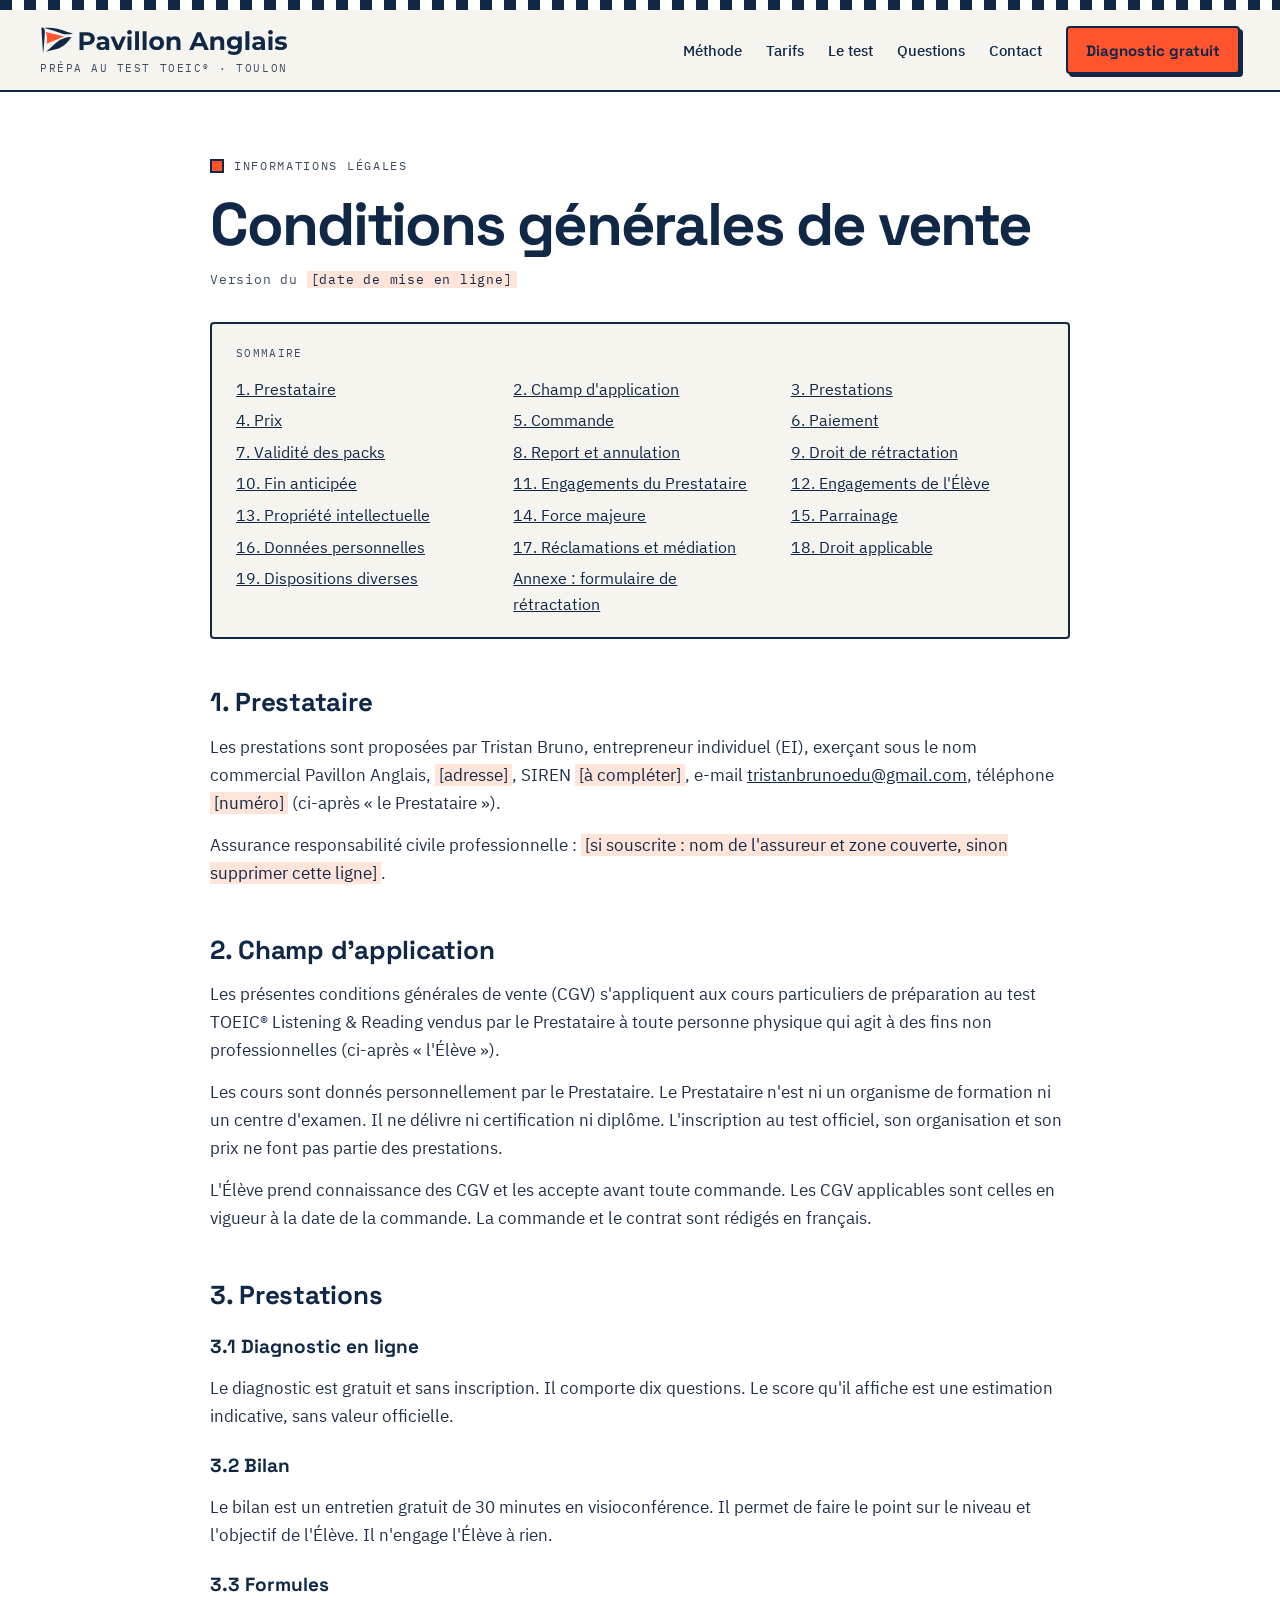
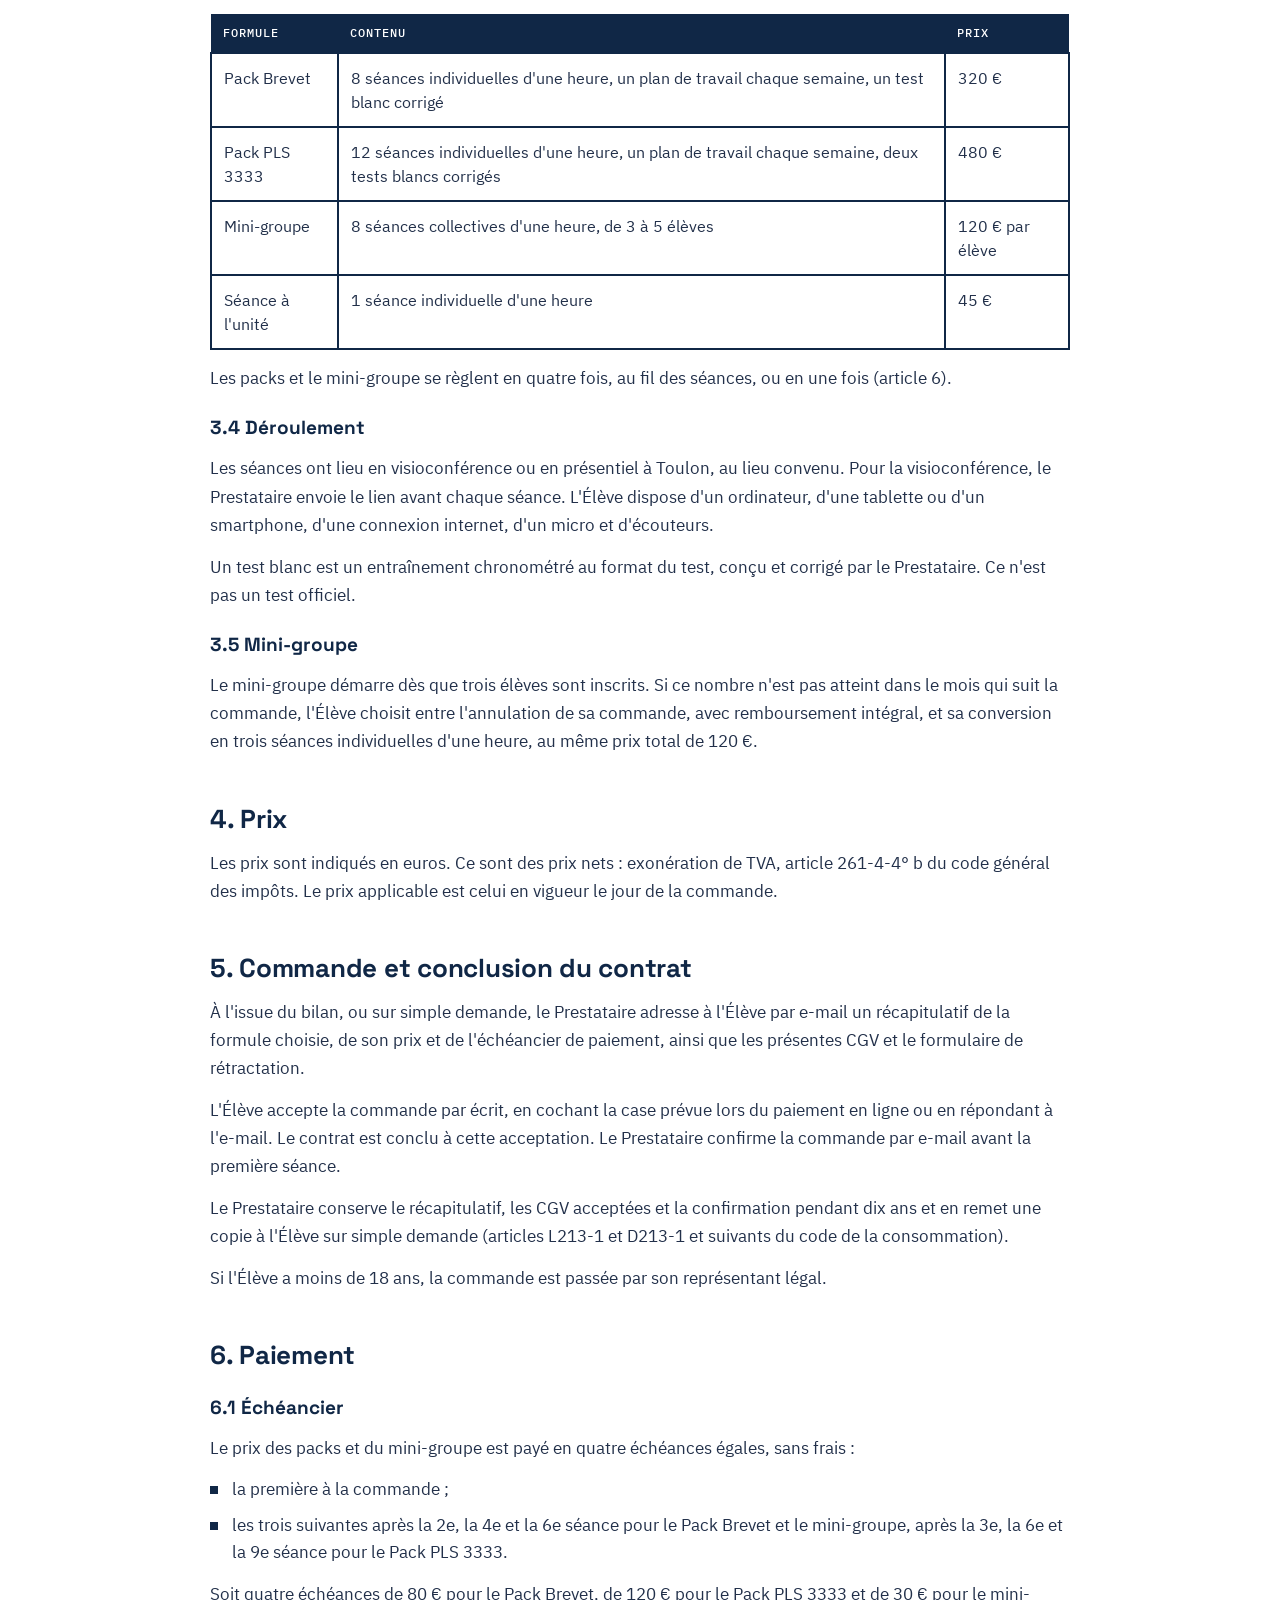
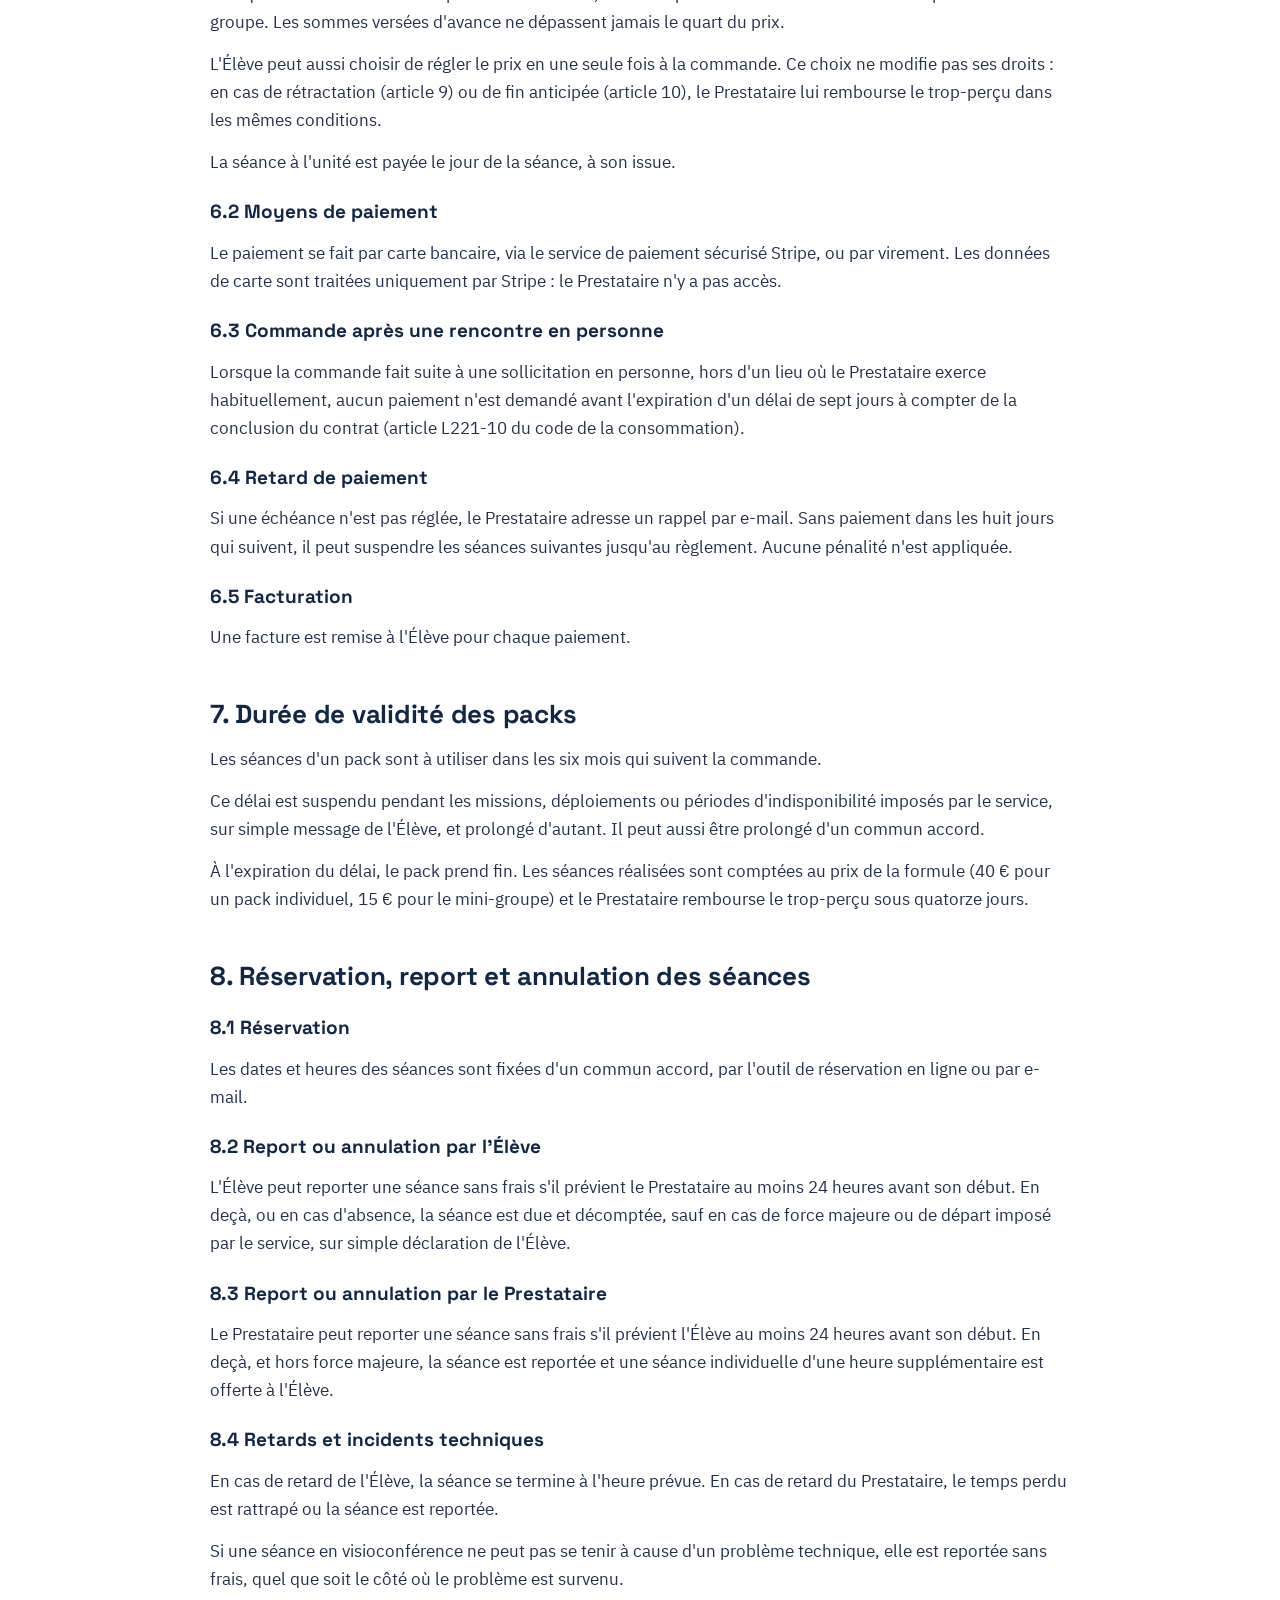
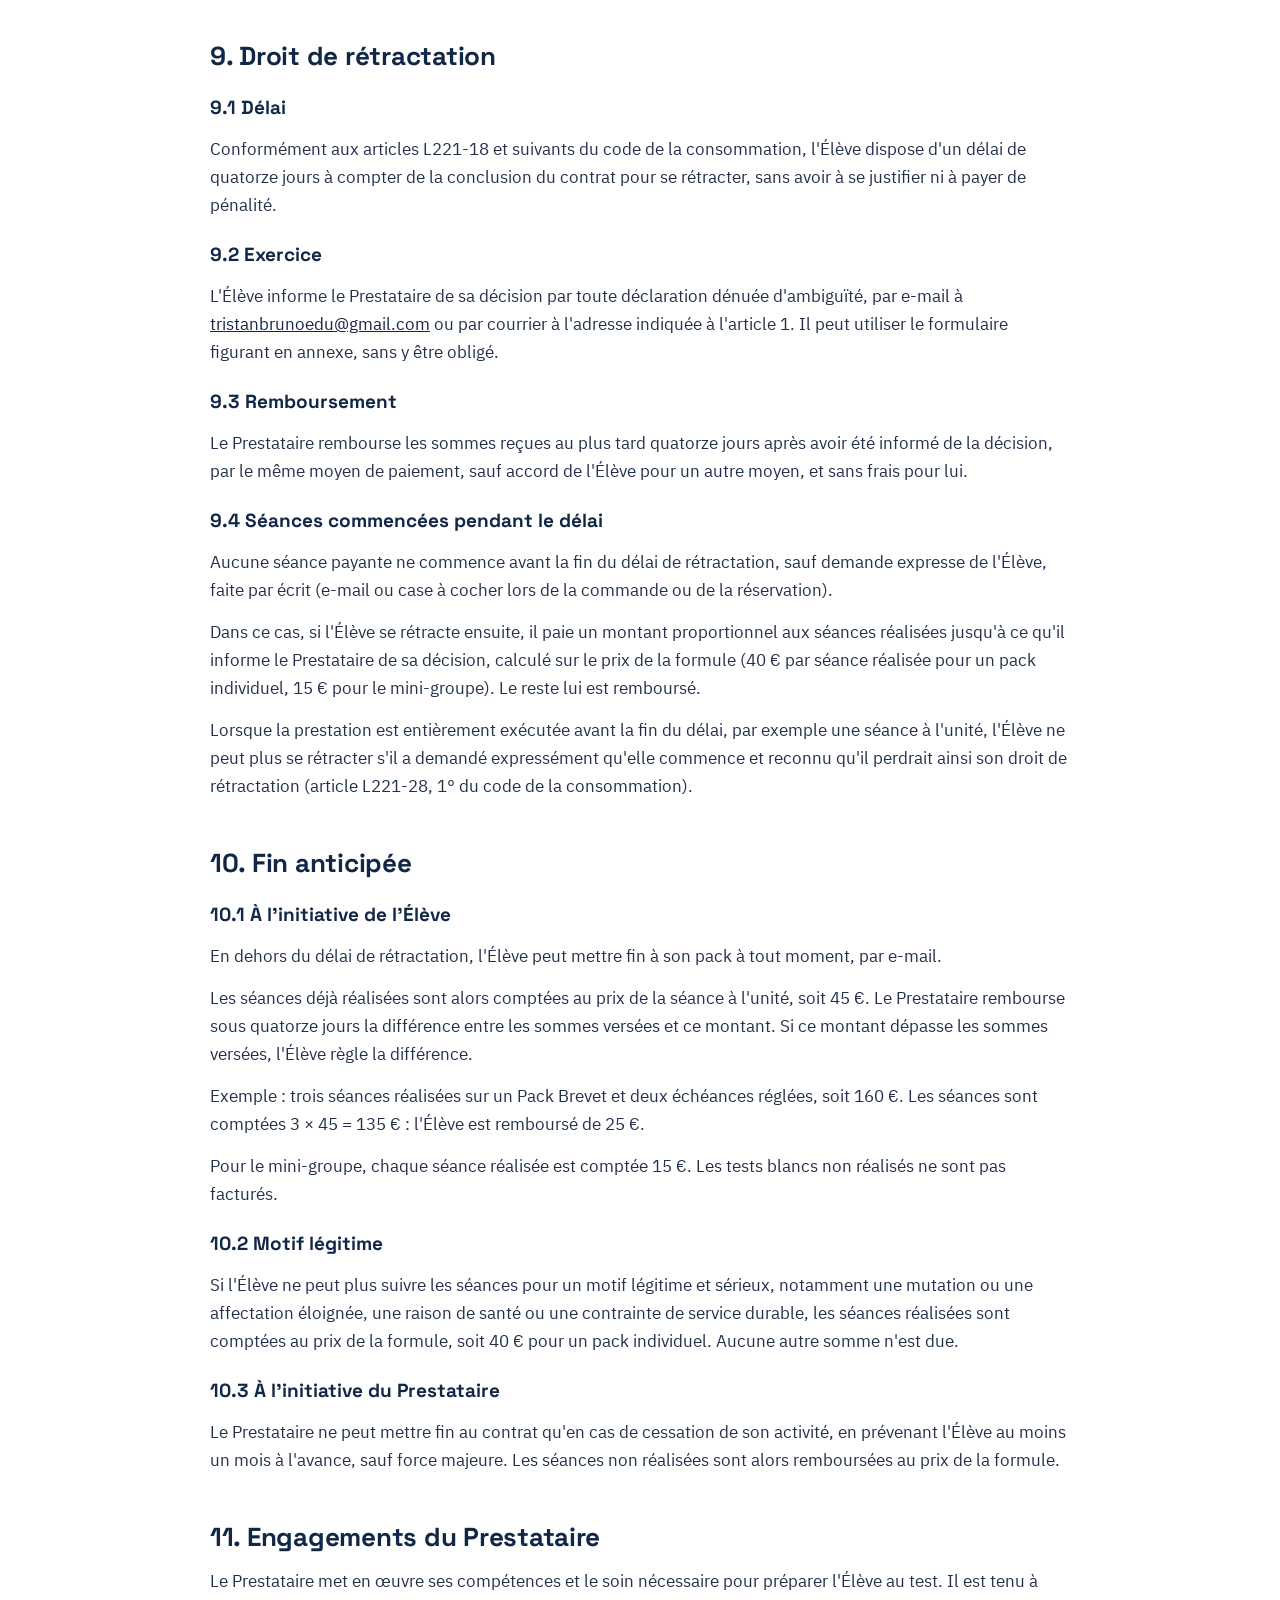
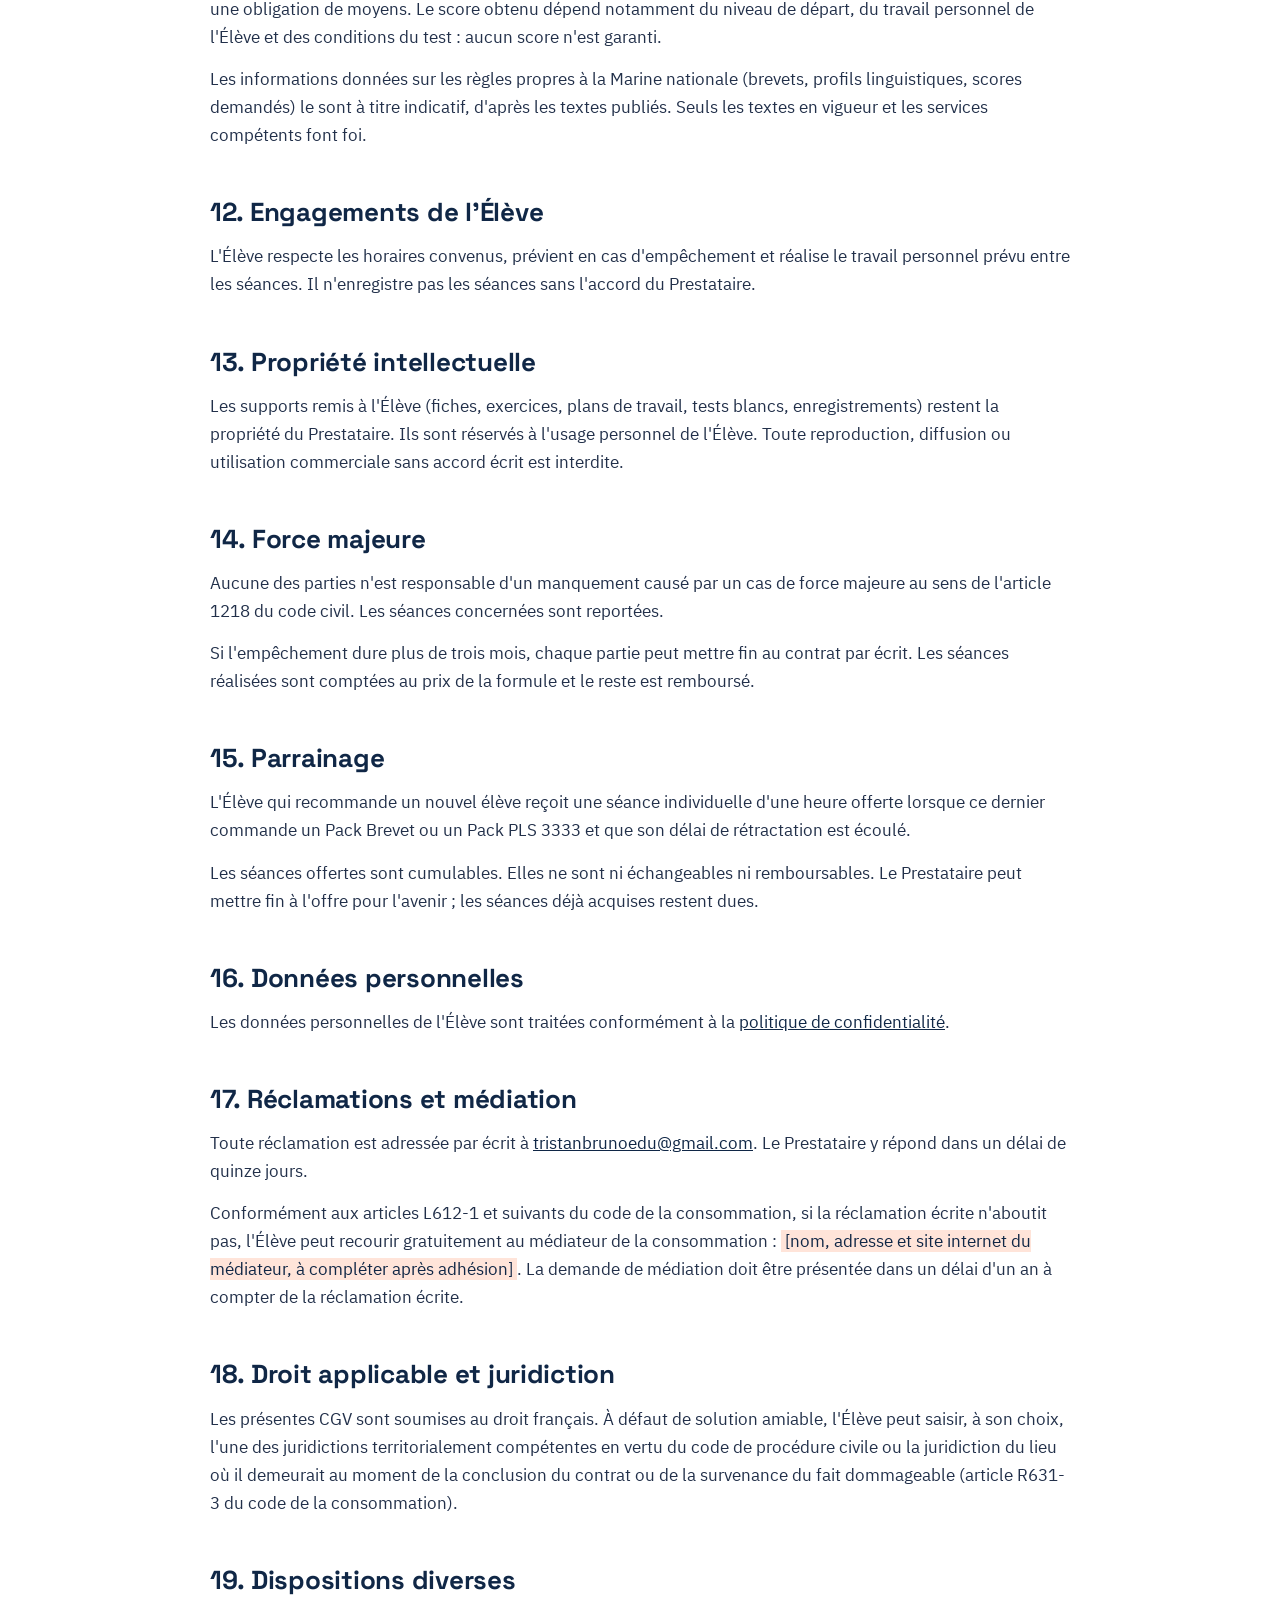
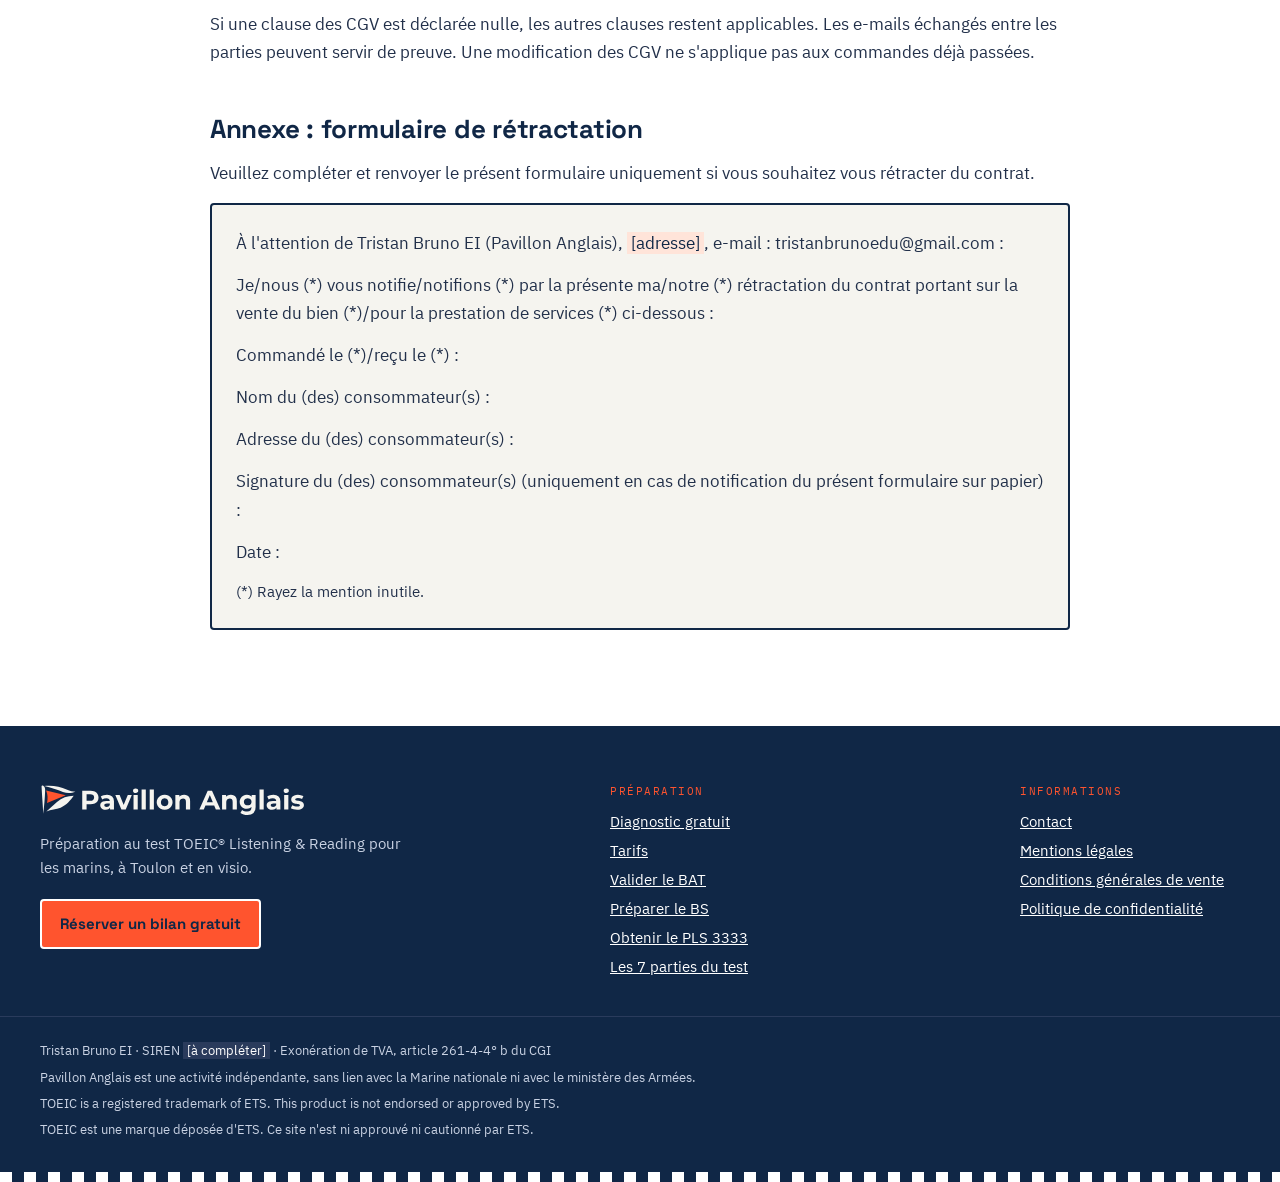
<file: cgv.html>
<!doctype html>
<html lang="fr">
<head>
<meta charset="utf-8">
<meta name="viewport" content="width=device-width, initial-scale=1">
<title>Conditions générales de vente, Pavillon Anglais</title>
<meta name="description" content="Conditions générales de vente des cours de préparation au test TOEIC® de Pavillon Anglais.">
<meta name="robots" content="noindex, nofollow">
<meta property="og:type" content="website">
<meta property="og:locale" content="fr_FR">
<meta property="og:site_name" content="Pavillon Anglais">
<meta property="og:title" content="Conditions générales de vente, Pavillon Anglais">
<meta property="og:description" content="Conditions générales de vente des cours de préparation au test TOEIC® de Pavillon Anglais.">
<meta name="theme-color" content="#102746">
<link rel="icon" href="assets/img/favicon.svg" type="image/svg+xml">
<link rel="apple-touch-icon" href="assets/img/apple-touch-icon.png">
<link rel="stylesheet" href="assets/css/fonts.css">
<link rel="stylesheet" href="assets/css/site.css">
<style>
body{margin:0;background:#F5F4EF}
a{color:#102746}a:hover{color:#102746}
.legal h2{margin:48px 0 0;font-family:'Space Grotesk',system-ui,sans-serif;font-weight:700;font-size:26px;line-height:1.2;letter-spacing:-0.01em;color:#102746;scroll-margin-top:24px}
.legal h3{margin:24px 0 0;font-family:'Space Grotesk',system-ui,sans-serif;font-weight:700;font-size:19px;line-height:1.3;color:#102746}
.legal p{margin:14px 0 0;font-size:17px;line-height:1.65;color:#22304A}
.legal ul{margin:14px 0 0;padding:0;list-style:none;display:flex;flex-direction:column;gap:8px}
.legal li{position:relative;padding-left:22px;font-size:17px;line-height:1.6;color:#22304A}
.legal li::before{content:"";position:absolute;left:0;top:10px;width:8px;height:8px;background:#102746}
.legal .tableau{margin:16px 0 0;overflow-x:auto}
.legal table{width:100%;border-collapse:collapse;font-size:16px;line-height:1.5}
.legal th{text-align:left;padding:10px 12px;background:#102746;color:#FFFFFF;font-family:'IBM Plex Mono',ui-monospace,monospace;font-size:12px;font-weight:500;letter-spacing:0.08em}
.legal td{padding:12px;border:2px solid #102746;vertical-align:top;color:#22304A}
.legal .vide{background:#FFE4D9;padding:0 4px;color:#102746}
.legal .sommaire{display:grid;grid-template-columns:repeat(auto-fit,minmax(240px,1fr));gap:6px 24px}
.legal .sommaire li{padding-left:0;font-size:16px}
.legal .sommaire li::before{display:none}
</style>
</head>
<body>
<div style="font-family:'IBM Plex Sans',system-ui,sans-serif; color:#102746; background:#F5F4EF; min-height:100vh">

<div style="width:100%; font-family:'IBM Plex Sans',system-ui,sans-serif; color:#102746; background:#F5F4EF">
<svg width="100%" height="10" aria-hidden="true" style="display:block"><defs><pattern id="echelle-entete" width="24" height="10" patternUnits="userSpaceOnUse"><rect x="0" y="0" width="12" height="10" fill="#102746"></rect><rect x="12" y="0" width="12" height="10" fill="#FFFFFF"></rect></pattern></defs><rect x="0" y="0" width="100%" height="10" fill="url(#echelle-entete)"></rect></svg>
<header style="border-bottom:2px solid #102746; background:#F5F4EF">
<div style="max-width:1200px; margin:0 auto; padding:16px 24px; display:flex; align-items:center; justify-content:space-between; gap:16px; flex-wrap:wrap">
<a href="index.html" aria-label="Pavillon Anglais, accueil" style="display:flex; flex-direction:column; align-items:flex-start; gap:7px; text-decoration:none; color:#102746">
<svg width="248" height="30" viewBox="-4.0 -25.0 987.1 119.2" aria-hidden="true" style="display:block; flex:none"><g transform="translate(-4.52 -25.52) scale(0.22604)"><path d="M28 40 C28 28 46 24 60 34 C80 48 89 72 87 110 C83 232 70 372 56 492 C50 380 36 200 28 40 Z" fill="#102746"/><path d="M72 36 C200 20 340 46 440 92 C500 120 545 128 586 128 C525 153 450 157 380 133 C290 101 180 59 72 36 Z" fill="#102746"/><path d="M104 108 L426 186 L118 314 C134 240 130 170 104 108 Z" fill="#FF542E"/><path d="M558 196 C452 196 362 230 282 300 C212 360 152 420 108 454 C180 422 270 422 342 392 C442 347 502 272 558 196 Z" fill="#102746"/></g><path d="M153.29583333333335 70.0V0.0H183.59583333333333Q192.99583333333334 0.0 199.79583333333335 3.049999999999997Q206.59583333333333 6.099999999999994 210.29583333333335 11.799999999999997Q213.99583333333334 17.5 213.99583333333334 25.4Q213.99583333333334 33.199999999999996 210.29583333333335 38.89999999999999Q206.59583333333333 44.599999999999994 199.79583333333335 47.65Q192.99583333333334 50.7 183.59583333333333 50.7H162.29583333333335L169.49583333333334 43.4V70.0ZM169.49583333333334 45.2 162.29583333333335 37.5H182.69583333333333Q190.19583333333333 37.5 193.89583333333331 34.3Q197.59583333333333 31.099999999999994 197.59583333333333 25.4Q197.59583333333333 19.599999999999994 193.89583333333331 16.399999999999995Q190.19583333333333 13.199999999999996 182.69583333333333 13.199999999999996H162.29583333333335L169.49583333333334 5.5ZM256.8958333333333 70.0V59.5L255.89583333333331 57.2V38.4Q255.89583333333331 33.4 252.8458333333333 30.599999999999998Q249.79583333333332 27.799999999999997 243.49583333333334 27.799999999999997Q239.19583333333333 27.799999999999997 235.04583333333332 29.15Q230.89583333333331 30.5 227.99583333333334 32.8L222.39583333333331 21.9Q226.79583333333332 18.799999999999997 232.99583333333334 17.099999999999998Q239.19583333333333 15.399999999999999 245.59583333333333 15.399999999999999Q257.8958333333333 15.399999999999999 264.6958333333333 21.2Q271.49583333333334 27.0 271.49583333333334 39.3V70.0ZM240.49583333333334 70.8Q234.19583333333333 70.8 229.69583333333333 68.65Q225.19583333333333 66.5 222.79583333333332 62.8Q220.39583333333331 59.1 220.39583333333331 54.5Q220.39583333333331 49.7 222.74583333333334 46.1Q225.09583333333333 42.5 230.19583333333333 40.45Q235.29583333333332 38.4 243.49583333333334 38.4H257.79583333333335V47.5H245.19583333333333Q239.69583333333333 47.5 237.64583333333331 49.3Q235.59583333333333 51.099999999999994 235.59583333333333 53.8Q235.59583333333333 56.8 237.94583333333333 58.55Q240.29583333333332 60.3 244.39583333333331 60.3Q248.29583333333332 60.3 251.39583333333331 58.45Q254.49583333333334 56.6 255.89583333333331 53.0L258.29583333333335 60.2Q256.5958333333333 65.4 252.0958333333333 68.1Q247.59583333333333 70.8 240.49583333333334 70.8ZM299.1958333333334 70.0 276.59583333333336 16.199999999999996H292.6958333333334L311.4958333333334 62.5H303.4958333333334L322.9958333333334 16.199999999999996H337.9958333333334L315.29583333333335 70.0ZM344.3958333333333 70.0V16.199999999999996H359.99583333333334V70.0ZM352.1958333333333 8.699999999999996Q347.8958333333333 8.699999999999996 345.1958333333333 6.199999999999999Q342.49583333333334 3.700000000000003 342.49583333333334 0.0Q342.49583333333334 -3.700000000000003 345.1958333333333 -6.200000000000003Q347.8958333333333 -8.700000000000003 352.1958333333333 -8.700000000000003Q356.49583333333334 -8.700000000000003 359.1958333333333 -6.350000000000001Q361.8958333333333 -4.0 361.8958333333333 -0.29999999999999716Q361.8958333333333 3.5999999999999943 359.2458333333333 6.149999999999995Q356.5958333333333 8.699999999999996 352.1958333333333 8.699999999999996ZM374.49583333333334 70.0V-4.200000000000003H390.09583333333336V70.0ZM404.59583333333336 70.0V-4.200000000000003H420.1958333333334V70.0ZM460.29583333333335 70.8Q451.6958333333333 70.8 445.04583333333335 67.2Q438.3958333333333 63.6 434.54583333333335 57.349999999999994Q430.6958333333333 51.099999999999994 430.6958333333333 43.099999999999994Q430.6958333333333 35.0 434.54583333333335 28.75Q438.3958333333333 22.5 445.04583333333335 18.95Q451.6958333333333 15.399999999999999 460.29583333333335 15.399999999999999Q468.79583333333335 15.399999999999999 475.49583333333334 18.95Q482.1958333333333 22.5 485.99583333333334 28.7Q489.79583333333335 34.9 489.79583333333335 43.099999999999994Q489.79583333333335 51.099999999999994 485.99583333333334 57.349999999999994Q482.1958333333333 63.6 475.49583333333334 67.2Q468.79583333333335 70.8 460.29583333333335 70.8ZM460.29583333333335 58.0Q464.1958333333333 58.0 467.29583333333335 56.2Q470.39583333333337 54.4 472.1958333333333 51.05Q473.99583333333334 47.7 473.99583333333334 43.099999999999994Q473.99583333333334 38.4 472.1958333333333 35.099999999999994Q470.39583333333337 31.799999999999997 467.29583333333335 29.999999999999996Q464.1958333333333 28.199999999999996 460.29583333333335 28.199999999999996Q456.3958333333333 28.199999999999996 453.29583333333335 29.999999999999996Q450.1958333333333 31.799999999999997 448.3458333333333 35.099999999999994Q446.49583333333334 38.4 446.49583333333334 43.099999999999994Q446.49583333333334 47.7 448.3458333333333 51.05Q450.1958333333333 54.4 453.29583333333335 56.2Q456.3958333333333 58.0 460.29583333333335 58.0ZM500.1958333333333 70.0V16.199999999999996H515.0958333333333V31.099999999999994L512.2958333333333 26.599999999999994Q515.1958333333333 21.199999999999996 520.5958333333333 18.299999999999997Q525.9958333333334 15.399999999999999 532.8958333333334 15.399999999999999Q539.2958333333333 15.399999999999999 544.3458333333333 17.95Q549.3958333333334 20.5 552.2958333333333 25.75Q555.1958333333333 31.0 555.1958333333333 39.2V70.0H539.5958333333333V41.599999999999994Q539.5958333333333 35.1 536.7458333333334 32.0Q533.8958333333334 28.9 528.6958333333333 28.9Q524.9958333333334 28.9 522.0458333333333 30.45Q519.0958333333333 32.0 517.4458333333333 35.2Q515.7958333333333 38.4 515.7958333333333 43.4V70.0ZM589.4958333333334 70.0 620.6958333333333 0.0H636.6958333333333L667.9958333333334 70.0H650.9958333333334L625.3958333333334 8.199999999999996H631.7958333333333L606.0958333333334 70.0ZM605.0958333333334 55.0 609.3958333333334 42.7H645.3958333333334L649.7958333333333 55.0ZM674.1958333333334 70.0V16.199999999999996H689.0958333333334V31.099999999999994L686.2958333333333 26.599999999999994Q689.1958333333334 21.199999999999996 694.5958333333334 18.299999999999997Q699.9958333333334 15.399999999999999 706.8958333333334 15.399999999999999Q713.2958333333333 15.399999999999999 718.3458333333333 17.95Q723.3958333333334 20.5 726.2958333333333 25.75Q729.1958333333334 31.0 729.1958333333334 39.2V70.0H713.5958333333334V41.599999999999994Q713.5958333333334 35.1 710.7458333333334 32.0Q707.8958333333334 28.9 702.6958333333334 28.9Q698.9958333333334 28.9 696.0458333333333 30.45Q693.0958333333334 32.0 691.4458333333334 35.2Q689.7958333333333 38.4 689.7958333333333 43.4V70.0ZM768.9958333333334 90.2Q761.3958333333334 90.2 754.3458333333333 88.35Q747.2958333333333 86.5 742.5958333333334 82.8L748.7958333333333 71.6Q752.1958333333334 74.4 757.4458333333334 76.05000000000001Q762.6958333333334 77.7 767.7958333333333 77.7Q776.0958333333334 77.7 779.8458333333334 74.0Q783.5958333333334 70.3 783.5958333333334 63.0V54.9L784.5958333333334 41.4L784.3958333333334 27.799999999999997V16.199999999999996H799.1958333333334V61.0Q799.1958333333334 76.0 791.3958333333335 83.1Q783.5958333333334 90.2 768.9958333333334 90.2ZM766.5958333333334 67.4Q759.0958333333334 67.4 753.0458333333333 64.15Q746.9958333333334 60.9 743.3458333333334 55.05Q739.6958333333334 49.2 739.6958333333334 41.4Q739.6958333333334 33.5 743.3458333333334 27.65Q746.9958333333334 21.799999999999997 753.0458333333333 18.599999999999998Q759.0958333333334 15.399999999999999 766.5958333333334 15.399999999999999Q773.3958333333334 15.399999999999999 778.5958333333333 18.15Q783.7958333333333 20.9 786.6958333333334 26.65Q789.5958333333334 32.4 789.5958333333334 41.4Q789.5958333333334 50.3 786.6958333333334 56.05Q783.7958333333333 61.8 778.5958333333333 64.6Q773.3958333333334 67.4 766.5958333333334 67.4ZM769.6958333333334 54.6Q773.7958333333333 54.6 776.9958333333334 52.95Q780.1958333333334 51.3 781.9958333333334 48.3Q783.7958333333333 45.3 783.7958333333333 41.4Q783.7958333333333 37.4 781.9958333333334 34.45Q780.1958333333334 31.5 776.9958333333334 29.849999999999998Q773.7958333333333 28.199999999999996 769.6958333333334 28.199999999999996Q765.5958333333334 28.199999999999996 762.3958333333335 29.849999999999998Q759.1958333333334 31.5 757.3458333333334 34.45Q755.4958333333334 37.4 755.4958333333334 41.4Q755.4958333333334 45.3 757.3458333333334 48.3Q759.1958333333334 51.3 762.3958333333335 52.95Q765.5958333333334 54.6 769.6958333333334 54.6ZM813.6958333333334 70.0V-4.200000000000003H829.2958333333333V70.0ZM876.7958333333333 70.0V59.5L875.7958333333333 57.2V38.4Q875.7958333333333 33.4 872.7458333333334 30.599999999999998Q869.6958333333333 27.799999999999997 863.3958333333333 27.799999999999997Q859.0958333333333 27.799999999999997 854.9458333333333 29.15Q850.7958333333333 30.5 847.8958333333333 32.8L842.2958333333333 21.9Q846.6958333333333 18.799999999999997 852.8958333333333 17.099999999999998Q859.0958333333333 15.399999999999999 865.4958333333333 15.399999999999999Q877.7958333333333 15.399999999999999 884.5958333333333 21.2Q891.3958333333333 27.0 891.3958333333333 39.3V70.0ZM860.3958333333333 70.8Q854.0958333333333 70.8 849.5958333333333 68.65Q845.0958333333333 66.5 842.6958333333333 62.8Q840.2958333333333 59.1 840.2958333333333 54.5Q840.2958333333333 49.7 842.6458333333333 46.1Q844.9958333333333 42.5 850.0958333333333 40.45Q855.1958333333333 38.4 863.3958333333333 38.4H877.6958333333333V47.5H865.0958333333333Q859.5958333333333 47.5 857.5458333333333 49.3Q855.4958333333333 51.099999999999994 855.4958333333333 53.8Q855.4958333333333 56.8 857.8458333333333 58.55Q860.1958333333333 60.3 864.2958333333333 60.3Q868.1958333333333 60.3 871.2958333333333 58.45Q874.3958333333333 56.6 875.7958333333333 53.0L878.1958333333333 60.2Q876.4958333333333 65.4 871.9958333333333 68.1Q867.4958333333333 70.8 860.3958333333333 70.8ZM905.4958333333334 70.0V16.199999999999996H921.0958333333333V70.0ZM913.2958333333333 8.699999999999996Q908.9958333333334 8.699999999999996 906.2958333333333 6.199999999999999Q903.5958333333333 3.700000000000003 903.5958333333333 0.0Q903.5958333333333 -3.700000000000003 906.2958333333333 -6.200000000000003Q908.9958333333334 -8.700000000000003 913.2958333333333 -8.700000000000003Q917.5958333333333 -8.700000000000003 920.2958333333333 -6.350000000000001Q922.9958333333334 -4.0 922.9958333333334 -0.29999999999999716Q922.9958333333334 3.5999999999999943 920.3458333333333 6.149999999999995Q917.6958333333333 8.699999999999996 913.2958333333333 8.699999999999996ZM953.6958333333334 70.8Q946.7958333333335 70.8 940.4458333333334 69.15Q934.0958333333335 67.5 930.3958333333335 65.0L935.5958333333335 53.8Q939.2958333333335 56.1 944.3458333333335 57.55Q949.3958333333335 59.0 954.2958333333335 59.0Q959.6958333333334 59.0 961.9458333333334 57.7Q964.1958333333334 56.4 964.1958333333334 54.1Q964.1958333333334 52.2 962.4458333333334 51.25Q960.6958333333334 50.3 957.7958333333335 49.8Q954.8958333333335 49.3 951.4458333333334 48.8Q947.9958333333335 48.3 944.4958333333335 47.449999999999996Q940.9958333333335 46.599999999999994 938.0958333333335 44.9Q935.1958333333334 43.2 933.4458333333334 40.3Q931.6958333333334 37.4 931.6958333333334 32.8Q931.6958333333334 27.699999999999996 934.6458333333335 23.799999999999997Q937.5958333333335 19.9 943.1958333333334 17.65Q948.7958333333335 15.399999999999999 956.5958333333335 15.399999999999999Q962.0958333333335 15.399999999999999 967.7958333333336 16.599999999999998Q973.4958333333335 17.799999999999997 977.2958333333335 20.099999999999994L972.0958333333335 31.199999999999996Q968.1958333333334 28.9 964.2458333333334 28.049999999999997Q960.2958333333335 27.199999999999996 956.5958333333335 27.199999999999996Q951.3958333333335 27.199999999999996 948.9958333333335 28.599999999999998Q946.5958333333335 30.0 946.5958333333335 32.199999999999996Q946.5958333333335 34.199999999999996 948.3458333333335 35.199999999999996Q950.0958333333335 36.199999999999996 952.9958333333335 36.8Q955.8958333333335 37.4 959.3458333333335 37.849999999999994Q962.7958333333335 38.3 966.2958333333335 39.199999999999996Q969.7958333333335 40.099999999999994 972.6458333333335 41.75Q975.4958333333335 43.4 977.2958333333336 46.25Q979.0958333333335 49.099999999999994 979.0958333333335 53.7Q979.0958333333335 58.7 976.0958333333335 62.550000000000004Q973.0958333333335 66.4 967.4458333333334 68.6Q961.7958333333335 70.8 953.6958333333334 70.8Z" fill="#102746"/></svg>
<span style="font-family:'IBM Plex Mono',ui-monospace,monospace; font-size:11px; letter-spacing:0.14em; color:#3D4B63; line-height:1">PRÉPA AU TEST TOEIC® · TOULON</span>
</a>
<nav aria-label="Navigation principale" style="display:flex; align-items:center; gap:24px; flex-wrap:wrap">
<a href="index.html#methode" style="font-weight:500; font-size:15px; color:#102746; text-decoration:none; text-underline-offset:6px; text-decoration-thickness:2px">Méthode</a>
<a href="index.html#formules" style="font-weight:500; font-size:15px; color:#102746; text-decoration:none; text-underline-offset:6px; text-decoration-thickness:2px">Tarifs</a>
<a href="guide.html" style="font-weight:500; font-size:15px; color:#102746; text-decoration:none; text-underline-offset:6px; text-decoration-thickness:2px">Le test</a>
<a href="index.html#questions" style="font-weight:500; font-size:15px; color:#102746; text-decoration:none; text-underline-offset:6px; text-decoration-thickness:2px">Questions</a>
<a href="contact.html" style="font-weight:500; font-size:15px; color:#102746; text-decoration:none; text-underline-offset:6px; text-decoration-thickness:2px">Contact</a>
<a href="diagnostic.html" style="display:inline-flex; align-items:center; min-height:44px; padding:0 18px; background:#FF542E; color:#102746; border:2px solid #102746; border-radius:4px; box-shadow:3px 3px 0 #102746; font-family:'Space Grotesk',system-ui,sans-serif; font-weight:700; font-size:15px; text-decoration:none">Diagnostic gratuit</a>
</nav>
</div>
</header>
</div>

<main style="border-bottom:2px solid #102746; background:#FFFFFF">
<div class="legal" style="max-width:860px; margin:0 auto; padding:64px 24px 96px">
<p style="margin:0; display:flex; align-items:center; gap:10px; font-family:'IBM Plex Mono',ui-monospace,monospace; font-size:12px; letter-spacing:0.14em; color:#3D4B63"><span aria-hidden="true" style="display:inline-block; width:10px; height:10px; background:#FF542E; border:2px solid #102746"></span>INFORMATIONS LÉGALES</p>
<h1 style="margin:18px 0 0; font-family:'Space Grotesk',system-ui,sans-serif; font-weight:700; font-size:clamp(40px,5vw,60px); line-height:1.02; letter-spacing:-0.035em">Conditions générales de vente</h1>
<p style="font-family:'IBM Plex Mono',ui-monospace,monospace; font-size:13px; letter-spacing:0.06em; color:#3D4B63">Version du <span class="vide">[date de mise en ligne]</span></p>

<nav aria-label="Sommaire" style="margin-top:32px; padding:20px 24px; background:#F5F4EF; border:2px solid #102746; border-radius:4px">
<p style="margin:0; font-family:'IBM Plex Mono',ui-monospace,monospace; font-size:11px; letter-spacing:0.12em; color:#3D4B63">SOMMAIRE</p>
<ul class="sommaire">
<li><a href="#a1">1. Prestataire</a></li>
<li><a href="#a2">2. Champ d'application</a></li>
<li><a href="#a3">3. Prestations</a></li>
<li><a href="#a4">4. Prix</a></li>
<li><a href="#a5">5. Commande</a></li>
<li><a href="#a6">6. Paiement</a></li>
<li><a href="#a7">7. Validité des packs</a></li>
<li><a href="#a8">8. Report et annulation</a></li>
<li><a href="#a9">9. Droit de rétractation</a></li>
<li><a href="#a10">10. Fin anticipée</a></li>
<li><a href="#a11">11. Engagements du Prestataire</a></li>
<li><a href="#a12">12. Engagements de l'Élève</a></li>
<li><a href="#a13">13. Propriété intellectuelle</a></li>
<li><a href="#a14">14. Force majeure</a></li>
<li><a href="#a15">15. Parrainage</a></li>
<li><a href="#a16">16. Données personnelles</a></li>
<li><a href="#a17">17. Réclamations et médiation</a></li>
<li><a href="#a18">18. Droit applicable</a></li>
<li><a href="#a19">19. Dispositions diverses</a></li>
<li><a href="#annexe">Annexe : formulaire de rétractation</a></li>
</ul>
</nav>

<h2 id="a1">1. Prestataire</h2>
<p>Les prestations sont proposées par Tristan Bruno, entrepreneur individuel (EI), exerçant sous le nom commercial Pavillon Anglais, <span class="vide">[adresse]</span>, SIREN <span class="vide">[à compléter]</span>, e-mail <a href="mailto:tristanbrunoedu@gmail.com">tristanbrunoedu@gmail.com</a>, téléphone <span class="vide">[numéro]</span> (ci-après « le Prestataire »).</p>
<p>Assurance responsabilité civile professionnelle : <span class="vide">[si souscrite : nom de l'assureur et zone couverte, sinon supprimer cette ligne]</span>.</p>

<h2 id="a2">2. Champ d'application</h2>
<p>Les présentes conditions générales de vente (CGV) s'appliquent aux cours particuliers de préparation au test TOEIC® Listening &amp; Reading vendus par le Prestataire à toute personne physique qui agit à des fins non professionnelles (ci-après « l'Élève »).</p>
<p>Les cours sont donnés personnellement par le Prestataire. Le Prestataire n'est ni un organisme de formation ni un centre d'examen. Il ne délivre ni certification ni diplôme. L'inscription au test officiel, son organisation et son prix ne font pas partie des prestations.</p>
<p>L'Élève prend connaissance des CGV et les accepte avant toute commande. Les CGV applicables sont celles en vigueur à la date de la commande. La commande et le contrat sont rédigés en français.</p>

<h2 id="a3">3. Prestations</h2>
<h3>3.1 Diagnostic en ligne</h3>
<p>Le diagnostic est gratuit et sans inscription. Il comporte dix questions. Le score qu'il affiche est une estimation indicative, sans valeur officielle.</p>
<h3>3.2 Bilan</h3>
<p>Le bilan est un entretien gratuit de 30 minutes en visioconférence. Il permet de faire le point sur le niveau et l'objectif de l'Élève. Il n'engage l'Élève à rien.</p>
<h3>3.3 Formules</h3>
<div class="tableau">
<table>
<thead><tr><th scope="col">FORMULE</th><th scope="col">CONTENU</th><th scope="col">PRIX</th></tr></thead>
<tbody>
<tr><td>Pack Brevet</td><td>8 séances individuelles d'une heure, un plan de travail chaque semaine, un test blanc corrigé</td><td>320 €</td></tr>
<tr><td>Pack PLS 3333</td><td>12 séances individuelles d'une heure, un plan de travail chaque semaine, deux tests blancs corrigés</td><td>480 €</td></tr>
<tr><td>Mini-groupe</td><td>8 séances collectives d'une heure, de 3 à 5 élèves</td><td>120 € par élève</td></tr>
<tr><td>Séance à l'unité</td><td>1 séance individuelle d'une heure</td><td>45 €</td></tr>
</tbody>
</table>
</div>
<p>Les packs et le mini-groupe se règlent en quatre fois, au fil des séances, ou en une fois (article 6).</p>
<h3>3.4 Déroulement</h3>
<p>Les séances ont lieu en visioconférence ou en présentiel à Toulon, au lieu convenu. Pour la visioconférence, le Prestataire envoie le lien avant chaque séance. L'Élève dispose d'un ordinateur, d'une tablette ou d'un smartphone, d'une connexion internet, d'un micro et d'écouteurs.</p>
<p>Un test blanc est un entraînement chronométré au format du test, conçu et corrigé par le Prestataire. Ce n'est pas un test officiel.</p>
<h3>3.5 Mini-groupe</h3>
<p>Le mini-groupe démarre dès que trois élèves sont inscrits. Si ce nombre n'est pas atteint dans le mois qui suit la commande, l'Élève choisit entre l'annulation de sa commande, avec remboursement intégral, et sa conversion en trois séances individuelles d'une heure, au même prix total de 120 €.</p>

<h2 id="a4">4. Prix</h2>
<p>Les prix sont indiqués en euros. Ce sont des prix nets : exonération de TVA, article 261-4-4° b du code général des impôts. Le prix applicable est celui en vigueur le jour de la commande.</p>

<h2 id="a5">5. Commande et conclusion du contrat</h2>
<p>À l'issue du bilan, ou sur simple demande, le Prestataire adresse à l'Élève par e-mail un récapitulatif de la formule choisie, de son prix et de l'échéancier de paiement, ainsi que les présentes CGV et le formulaire de rétractation.</p>
<p>L'Élève accepte la commande par écrit, en cochant la case prévue lors du paiement en ligne ou en répondant à l'e-mail. Le contrat est conclu à cette acceptation. Le Prestataire confirme la commande par e-mail avant la première séance.</p>
<p>Le Prestataire conserve le récapitulatif, les CGV acceptées et la confirmation pendant dix ans et en remet une copie à l'Élève sur simple demande (articles L213-1 et D213-1 et suivants du code de la consommation).</p>
<p>Si l'Élève a moins de 18 ans, la commande est passée par son représentant légal.</p>

<h2 id="a6">6. Paiement</h2>
<h3>6.1 Échéancier</h3>
<p>Le prix des packs et du mini-groupe est payé en quatre échéances égales, sans frais :</p>
<ul>
<li>la première à la commande ;</li>
<li>les trois suivantes après la 2e, la 4e et la 6e séance pour le Pack Brevet et le mini-groupe, après la 3e, la 6e et la 9e séance pour le Pack PLS 3333.</li>
</ul>
<p>Soit quatre échéances de 80 € pour le Pack Brevet, de 120 € pour le Pack PLS 3333 et de 30 € pour le mini-groupe. Les sommes versées d'avance ne dépassent jamais le quart du prix.</p>
<p>L'Élève peut aussi choisir de régler le prix en une seule fois à la commande. Ce choix ne modifie pas ses droits : en cas de rétractation (article 9) ou de fin anticipée (article 10), le Prestataire lui rembourse le trop-perçu dans les mêmes conditions.</p>
<p>La séance à l'unité est payée le jour de la séance, à son issue.</p>
<h3>6.2 Moyens de paiement</h3>
<p>Le paiement se fait par carte bancaire, via le service de paiement sécurisé Stripe, ou par virement. Les données de carte sont traitées uniquement par Stripe : le Prestataire n'y a pas accès.</p>
<h3>6.3 Commande après une rencontre en personne</h3>
<p>Lorsque la commande fait suite à une sollicitation en personne, hors d'un lieu où le Prestataire exerce habituellement, aucun paiement n'est demandé avant l'expiration d'un délai de sept jours à compter de la conclusion du contrat (article L221-10 du code de la consommation).</p>
<h3>6.4 Retard de paiement</h3>
<p>Si une échéance n'est pas réglée, le Prestataire adresse un rappel par e-mail. Sans paiement dans les huit jours qui suivent, il peut suspendre les séances suivantes jusqu'au règlement. Aucune pénalité n'est appliquée.</p>
<h3>6.5 Facturation</h3>
<p>Une facture est remise à l'Élève pour chaque paiement.</p>

<h2 id="a7">7. Durée de validité des packs</h2>
<p>Les séances d'un pack sont à utiliser dans les six mois qui suivent la commande.</p>
<p>Ce délai est suspendu pendant les missions, déploiements ou périodes d'indisponibilité imposés par le service, sur simple message de l'Élève, et prolongé d'autant. Il peut aussi être prolongé d'un commun accord.</p>
<p>À l'expiration du délai, le pack prend fin. Les séances réalisées sont comptées au prix de la formule (40 € pour un pack individuel, 15 € pour le mini-groupe) et le Prestataire rembourse le trop-perçu sous quatorze jours.</p>

<h2 id="a8">8. Réservation, report et annulation des séances</h2>
<h3>8.1 Réservation</h3>
<p>Les dates et heures des séances sont fixées d'un commun accord, par l'outil de réservation en ligne ou par e-mail.</p>
<h3>8.2 Report ou annulation par l'Élève</h3>
<p>L'Élève peut reporter une séance sans frais s'il prévient le Prestataire au moins 24 heures avant son début. En deçà, ou en cas d'absence, la séance est due et décomptée, sauf en cas de force majeure ou de départ imposé par le service, sur simple déclaration de l'Élève.</p>
<h3>8.3 Report ou annulation par le Prestataire</h3>
<p>Le Prestataire peut reporter une séance sans frais s'il prévient l'Élève au moins 24 heures avant son début. En deçà, et hors force majeure, la séance est reportée et une séance individuelle d'une heure supplémentaire est offerte à l'Élève.</p>
<h3>8.4 Retards et incidents techniques</h3>
<p>En cas de retard de l'Élève, la séance se termine à l'heure prévue. En cas de retard du Prestataire, le temps perdu est rattrapé ou la séance est reportée.</p>
<p>Si une séance en visioconférence ne peut pas se tenir à cause d'un problème technique, elle est reportée sans frais, quel que soit le côté où le problème est survenu.</p>

<h2 id="a9">9. Droit de rétractation</h2>
<h3>9.1 Délai</h3>
<p>Conformément aux articles L221-18 et suivants du code de la consommation, l'Élève dispose d'un délai de quatorze jours à compter de la conclusion du contrat pour se rétracter, sans avoir à se justifier ni à payer de pénalité.</p>
<h3>9.2 Exercice</h3>
<p>L'Élève informe le Prestataire de sa décision par toute déclaration dénuée d'ambiguïté, par e-mail à <a href="mailto:tristanbrunoedu@gmail.com">tristanbrunoedu@gmail.com</a> ou par courrier à l'adresse indiquée à l'article 1. Il peut utiliser le formulaire figurant en annexe, sans y être obligé.</p>
<h3>9.3 Remboursement</h3>
<p>Le Prestataire rembourse les sommes reçues au plus tard quatorze jours après avoir été informé de la décision, par le même moyen de paiement, sauf accord de l'Élève pour un autre moyen, et sans frais pour lui.</p>
<h3>9.4 Séances commencées pendant le délai</h3>
<p>Aucune séance payante ne commence avant la fin du délai de rétractation, sauf demande expresse de l'Élève, faite par écrit (e-mail ou case à cocher lors de la commande ou de la réservation).</p>
<p>Dans ce cas, si l'Élève se rétracte ensuite, il paie un montant proportionnel aux séances réalisées jusqu'à ce qu'il informe le Prestataire de sa décision, calculé sur le prix de la formule (40 € par séance réalisée pour un pack individuel, 15 € pour le mini-groupe). Le reste lui est remboursé.</p>
<p>Lorsque la prestation est entièrement exécutée avant la fin du délai, par exemple une séance à l'unité, l'Élève ne peut plus se rétracter s'il a demandé expressément qu'elle commence et reconnu qu'il perdrait ainsi son droit de rétractation (article L221-28, 1° du code de la consommation).</p>

<h2 id="a10">10. Fin anticipée</h2>
<h3>10.1 À l'initiative de l'Élève</h3>
<p>En dehors du délai de rétractation, l'Élève peut mettre fin à son pack à tout moment, par e-mail.</p>
<p>Les séances déjà réalisées sont alors comptées au prix de la séance à l'unité, soit 45 €. Le Prestataire rembourse sous quatorze jours la différence entre les sommes versées et ce montant. Si ce montant dépasse les sommes versées, l'Élève règle la différence.</p>
<p>Exemple : trois séances réalisées sur un Pack Brevet et deux échéances réglées, soit 160 €. Les séances sont comptées 3 × 45 = 135 € : l'Élève est remboursé de 25 €.</p>
<p>Pour le mini-groupe, chaque séance réalisée est comptée 15 €. Les tests blancs non réalisés ne sont pas facturés.</p>
<h3>10.2 Motif légitime</h3>
<p>Si l'Élève ne peut plus suivre les séances pour un motif légitime et sérieux, notamment une mutation ou une affectation éloignée, une raison de santé ou une contrainte de service durable, les séances réalisées sont comptées au prix de la formule, soit 40 € pour un pack individuel. Aucune autre somme n'est due.</p>
<h3>10.3 À l'initiative du Prestataire</h3>
<p>Le Prestataire ne peut mettre fin au contrat qu'en cas de cessation de son activité, en prévenant l'Élève au moins un mois à l'avance, sauf force majeure. Les séances non réalisées sont alors remboursées au prix de la formule.</p>

<h2 id="a11">11. Engagements du Prestataire</h2>
<p>Le Prestataire met en œuvre ses compétences et le soin nécessaire pour préparer l'Élève au test. Il est tenu à une obligation de moyens. Le score obtenu dépend notamment du niveau de départ, du travail personnel de l'Élève et des conditions du test : aucun score n'est garanti.</p>
<p>Les informations données sur les règles propres à la Marine nationale (brevets, profils linguistiques, scores demandés) le sont à titre indicatif, d'après les textes publiés. Seuls les textes en vigueur et les services compétents font foi.</p>

<h2 id="a12">12. Engagements de l'Élève</h2>
<p>L'Élève respecte les horaires convenus, prévient en cas d'empêchement et réalise le travail personnel prévu entre les séances. Il n'enregistre pas les séances sans l'accord du Prestataire.</p>

<h2 id="a13">13. Propriété intellectuelle</h2>
<p>Les supports remis à l'Élève (fiches, exercices, plans de travail, tests blancs, enregistrements) restent la propriété du Prestataire. Ils sont réservés à l'usage personnel de l'Élève. Toute reproduction, diffusion ou utilisation commerciale sans accord écrit est interdite.</p>

<h2 id="a14">14. Force majeure</h2>
<p>Aucune des parties n'est responsable d'un manquement causé par un cas de force majeure au sens de l'article 1218 du code civil. Les séances concernées sont reportées.</p>
<p>Si l'empêchement dure plus de trois mois, chaque partie peut mettre fin au contrat par écrit. Les séances réalisées sont comptées au prix de la formule et le reste est remboursé.</p>

<h2 id="a15">15. Parrainage</h2>
<p>L'Élève qui recommande un nouvel élève reçoit une séance individuelle d'une heure offerte lorsque ce dernier commande un Pack Brevet ou un Pack PLS 3333 et que son délai de rétractation est écoulé.</p>
<p>Les séances offertes sont cumulables. Elles ne sont ni échangeables ni remboursables. Le Prestataire peut mettre fin à l'offre pour l'avenir ; les séances déjà acquises restent dues.</p>

<h2 id="a16">16. Données personnelles</h2>
<p>Les données personnelles de l'Élève sont traitées conformément à la <a href="confidentialite.html">politique de confidentialité</a>.</p>

<h2 id="a17">17. Réclamations et médiation</h2>
<p>Toute réclamation est adressée par écrit à <a href="mailto:tristanbrunoedu@gmail.com">tristanbrunoedu@gmail.com</a>. Le Prestataire y répond dans un délai de quinze jours.</p>
<p>Conformément aux articles L612-1 et suivants du code de la consommation, si la réclamation écrite n'aboutit pas, l'Élève peut recourir gratuitement au médiateur de la consommation : <span class="vide">[nom, adresse et site internet du médiateur, à compléter après adhésion]</span>. La demande de médiation doit être présentée dans un délai d'un an à compter de la réclamation écrite.</p>

<h2 id="a18">18. Droit applicable et juridiction</h2>
<p>Les présentes CGV sont soumises au droit français. À défaut de solution amiable, l'Élève peut saisir, à son choix, l'une des juridictions territorialement compétentes en vertu du code de procédure civile ou la juridiction du lieu où il demeurait au moment de la conclusion du contrat ou de la survenance du fait dommageable (article R631-3 du code de la consommation).</p>

<h2 id="a19">19. Dispositions diverses</h2>
<p>Si une clause des CGV est déclarée nulle, les autres clauses restent applicables. Les e-mails échangés entre les parties peuvent servir de preuve. Une modification des CGV ne s'applique pas aux commandes déjà passées.</p>

<h2 id="annexe">Annexe : formulaire de rétractation</h2>
<p>Veuillez compléter et renvoyer le présent formulaire uniquement si vous souhaitez vous rétracter du contrat.</p>
<div style="margin-top:16px; padding:24px; border:2px solid #102746; border-radius:4px; background:#F5F4EF">
<p style="margin:0">À l'attention de Tristan Bruno EI (Pavillon Anglais), <span class="vide">[adresse]</span>, e-mail : tristanbrunoedu@gmail.com :</p>
<p>Je/nous (*) vous notifie/notifions (*) par la présente ma/notre (*) rétractation du contrat portant sur la vente du bien (*)/pour la prestation de services (*) ci-dessous :</p>
<p>Commandé le (*)/reçu le (*) :</p>
<p>Nom du (des) consommateur(s) :</p>
<p>Adresse du (des) consommateur(s) :</p>
<p>Signature du (des) consommateur(s) (uniquement en cas de notification du présent formulaire sur papier) :</p>
<p>Date :</p>
<p style="font-size:15px">(*) Rayez la mention inutile.</p>
</div>
</div>
</main>

<div style="width:100%; font-family:'IBM Plex Sans',system-ui,sans-serif; color:#FFFFFF; background:#102746">
<footer>
<div style="max-width:1200px; margin:0 auto; padding:56px 24px 40px; display:flex; flex-wrap:wrap; gap:40px 56px; justify-content:space-between">

<div style="flex:1 1 300px; min-width:0; max-width:380px">
<div style="display:flex; align-items:center; gap:12px">
<svg width="265" height="32" viewBox="-4.0 -25.0 987.1 119.2" role="img" aria-label="Pavillon Anglais" style="display:block; flex:none"><g transform="translate(-4.52 -25.52) scale(0.22604)"><path d="M28 40 C28 28 46 24 60 34 C80 48 89 72 87 110 C83 232 70 372 56 492 C50 380 36 200 28 40 Z" fill="#F5F4EF"/><path d="M72 36 C200 20 340 46 440 92 C500 120 545 128 586 128 C525 153 450 157 380 133 C290 101 180 59 72 36 Z" fill="#F5F4EF"/><path d="M104 108 L426 186 L118 314 C134 240 130 170 104 108 Z" fill="#FF542E"/><path d="M558 196 C452 196 362 230 282 300 C212 360 152 420 108 454 C180 422 270 422 342 392 C442 347 502 272 558 196 Z" fill="#F5F4EF"/></g><path d="M153.29583333333335 70.0V0.0H183.59583333333333Q192.99583333333334 0.0 199.79583333333335 3.049999999999997Q206.59583333333333 6.099999999999994 210.29583333333335 11.799999999999997Q213.99583333333334 17.5 213.99583333333334 25.4Q213.99583333333334 33.199999999999996 210.29583333333335 38.89999999999999Q206.59583333333333 44.599999999999994 199.79583333333335 47.65Q192.99583333333334 50.7 183.59583333333333 50.7H162.29583333333335L169.49583333333334 43.4V70.0ZM169.49583333333334 45.2 162.29583333333335 37.5H182.69583333333333Q190.19583333333333 37.5 193.89583333333331 34.3Q197.59583333333333 31.099999999999994 197.59583333333333 25.4Q197.59583333333333 19.599999999999994 193.89583333333331 16.399999999999995Q190.19583333333333 13.199999999999996 182.69583333333333 13.199999999999996H162.29583333333335L169.49583333333334 5.5ZM256.8958333333333 70.0V59.5L255.89583333333331 57.2V38.4Q255.89583333333331 33.4 252.8458333333333 30.599999999999998Q249.79583333333332 27.799999999999997 243.49583333333334 27.799999999999997Q239.19583333333333 27.799999999999997 235.04583333333332 29.15Q230.89583333333331 30.5 227.99583333333334 32.8L222.39583333333331 21.9Q226.79583333333332 18.799999999999997 232.99583333333334 17.099999999999998Q239.19583333333333 15.399999999999999 245.59583333333333 15.399999999999999Q257.8958333333333 15.399999999999999 264.6958333333333 21.2Q271.49583333333334 27.0 271.49583333333334 39.3V70.0ZM240.49583333333334 70.8Q234.19583333333333 70.8 229.69583333333333 68.65Q225.19583333333333 66.5 222.79583333333332 62.8Q220.39583333333331 59.1 220.39583333333331 54.5Q220.39583333333331 49.7 222.74583333333334 46.1Q225.09583333333333 42.5 230.19583333333333 40.45Q235.29583333333332 38.4 243.49583333333334 38.4H257.79583333333335V47.5H245.19583333333333Q239.69583333333333 47.5 237.64583333333331 49.3Q235.59583333333333 51.099999999999994 235.59583333333333 53.8Q235.59583333333333 56.8 237.94583333333333 58.55Q240.29583333333332 60.3 244.39583333333331 60.3Q248.29583333333332 60.3 251.39583333333331 58.45Q254.49583333333334 56.6 255.89583333333331 53.0L258.29583333333335 60.2Q256.5958333333333 65.4 252.0958333333333 68.1Q247.59583333333333 70.8 240.49583333333334 70.8ZM299.1958333333334 70.0 276.59583333333336 16.199999999999996H292.6958333333334L311.4958333333334 62.5H303.4958333333334L322.9958333333334 16.199999999999996H337.9958333333334L315.29583333333335 70.0ZM344.3958333333333 70.0V16.199999999999996H359.99583333333334V70.0ZM352.1958333333333 8.699999999999996Q347.8958333333333 8.699999999999996 345.1958333333333 6.199999999999999Q342.49583333333334 3.700000000000003 342.49583333333334 0.0Q342.49583333333334 -3.700000000000003 345.1958333333333 -6.200000000000003Q347.8958333333333 -8.700000000000003 352.1958333333333 -8.700000000000003Q356.49583333333334 -8.700000000000003 359.1958333333333 -6.350000000000001Q361.8958333333333 -4.0 361.8958333333333 -0.29999999999999716Q361.8958333333333 3.5999999999999943 359.2458333333333 6.149999999999995Q356.5958333333333 8.699999999999996 352.1958333333333 8.699999999999996ZM374.49583333333334 70.0V-4.200000000000003H390.09583333333336V70.0ZM404.59583333333336 70.0V-4.200000000000003H420.1958333333334V70.0ZM460.29583333333335 70.8Q451.6958333333333 70.8 445.04583333333335 67.2Q438.3958333333333 63.6 434.54583333333335 57.349999999999994Q430.6958333333333 51.099999999999994 430.6958333333333 43.099999999999994Q430.6958333333333 35.0 434.54583333333335 28.75Q438.3958333333333 22.5 445.04583333333335 18.95Q451.6958333333333 15.399999999999999 460.29583333333335 15.399999999999999Q468.79583333333335 15.399999999999999 475.49583333333334 18.95Q482.1958333333333 22.5 485.99583333333334 28.7Q489.79583333333335 34.9 489.79583333333335 43.099999999999994Q489.79583333333335 51.099999999999994 485.99583333333334 57.349999999999994Q482.1958333333333 63.6 475.49583333333334 67.2Q468.79583333333335 70.8 460.29583333333335 70.8ZM460.29583333333335 58.0Q464.1958333333333 58.0 467.29583333333335 56.2Q470.39583333333337 54.4 472.1958333333333 51.05Q473.99583333333334 47.7 473.99583333333334 43.099999999999994Q473.99583333333334 38.4 472.1958333333333 35.099999999999994Q470.39583333333337 31.799999999999997 467.29583333333335 29.999999999999996Q464.1958333333333 28.199999999999996 460.29583333333335 28.199999999999996Q456.3958333333333 28.199999999999996 453.29583333333335 29.999999999999996Q450.1958333333333 31.799999999999997 448.3458333333333 35.099999999999994Q446.49583333333334 38.4 446.49583333333334 43.099999999999994Q446.49583333333334 47.7 448.3458333333333 51.05Q450.1958333333333 54.4 453.29583333333335 56.2Q456.3958333333333 58.0 460.29583333333335 58.0ZM500.1958333333333 70.0V16.199999999999996H515.0958333333333V31.099999999999994L512.2958333333333 26.599999999999994Q515.1958333333333 21.199999999999996 520.5958333333333 18.299999999999997Q525.9958333333334 15.399999999999999 532.8958333333334 15.399999999999999Q539.2958333333333 15.399999999999999 544.3458333333333 17.95Q549.3958333333334 20.5 552.2958333333333 25.75Q555.1958333333333 31.0 555.1958333333333 39.2V70.0H539.5958333333333V41.599999999999994Q539.5958333333333 35.1 536.7458333333334 32.0Q533.8958333333334 28.9 528.6958333333333 28.9Q524.9958333333334 28.9 522.0458333333333 30.45Q519.0958333333333 32.0 517.4458333333333 35.2Q515.7958333333333 38.4 515.7958333333333 43.4V70.0ZM589.4958333333334 70.0 620.6958333333333 0.0H636.6958333333333L667.9958333333334 70.0H650.9958333333334L625.3958333333334 8.199999999999996H631.7958333333333L606.0958333333334 70.0ZM605.0958333333334 55.0 609.3958333333334 42.7H645.3958333333334L649.7958333333333 55.0ZM674.1958333333334 70.0V16.199999999999996H689.0958333333334V31.099999999999994L686.2958333333333 26.599999999999994Q689.1958333333334 21.199999999999996 694.5958333333334 18.299999999999997Q699.9958333333334 15.399999999999999 706.8958333333334 15.399999999999999Q713.2958333333333 15.399999999999999 718.3458333333333 17.95Q723.3958333333334 20.5 726.2958333333333 25.75Q729.1958333333334 31.0 729.1958333333334 39.2V70.0H713.5958333333334V41.599999999999994Q713.5958333333334 35.1 710.7458333333334 32.0Q707.8958333333334 28.9 702.6958333333334 28.9Q698.9958333333334 28.9 696.0458333333333 30.45Q693.0958333333334 32.0 691.4458333333334 35.2Q689.7958333333333 38.4 689.7958333333333 43.4V70.0ZM768.9958333333334 90.2Q761.3958333333334 90.2 754.3458333333333 88.35Q747.2958333333333 86.5 742.5958333333334 82.8L748.7958333333333 71.6Q752.1958333333334 74.4 757.4458333333334 76.05000000000001Q762.6958333333334 77.7 767.7958333333333 77.7Q776.0958333333334 77.7 779.8458333333334 74.0Q783.5958333333334 70.3 783.5958333333334 63.0V54.9L784.5958333333334 41.4L784.3958333333334 27.799999999999997V16.199999999999996H799.1958333333334V61.0Q799.1958333333334 76.0 791.3958333333335 83.1Q783.5958333333334 90.2 768.9958333333334 90.2ZM766.5958333333334 67.4Q759.0958333333334 67.4 753.0458333333333 64.15Q746.9958333333334 60.9 743.3458333333334 55.05Q739.6958333333334 49.2 739.6958333333334 41.4Q739.6958333333334 33.5 743.3458333333334 27.65Q746.9958333333334 21.799999999999997 753.0458333333333 18.599999999999998Q759.0958333333334 15.399999999999999 766.5958333333334 15.399999999999999Q773.3958333333334 15.399999999999999 778.5958333333333 18.15Q783.7958333333333 20.9 786.6958333333334 26.65Q789.5958333333334 32.4 789.5958333333334 41.4Q789.5958333333334 50.3 786.6958333333334 56.05Q783.7958333333333 61.8 778.5958333333333 64.6Q773.3958333333334 67.4 766.5958333333334 67.4ZM769.6958333333334 54.6Q773.7958333333333 54.6 776.9958333333334 52.95Q780.1958333333334 51.3 781.9958333333334 48.3Q783.7958333333333 45.3 783.7958333333333 41.4Q783.7958333333333 37.4 781.9958333333334 34.45Q780.1958333333334 31.5 776.9958333333334 29.849999999999998Q773.7958333333333 28.199999999999996 769.6958333333334 28.199999999999996Q765.5958333333334 28.199999999999996 762.3958333333335 29.849999999999998Q759.1958333333334 31.5 757.3458333333334 34.45Q755.4958333333334 37.4 755.4958333333334 41.4Q755.4958333333334 45.3 757.3458333333334 48.3Q759.1958333333334 51.3 762.3958333333335 52.95Q765.5958333333334 54.6 769.6958333333334 54.6ZM813.6958333333334 70.0V-4.200000000000003H829.2958333333333V70.0ZM876.7958333333333 70.0V59.5L875.7958333333333 57.2V38.4Q875.7958333333333 33.4 872.7458333333334 30.599999999999998Q869.6958333333333 27.799999999999997 863.3958333333333 27.799999999999997Q859.0958333333333 27.799999999999997 854.9458333333333 29.15Q850.7958333333333 30.5 847.8958333333333 32.8L842.2958333333333 21.9Q846.6958333333333 18.799999999999997 852.8958333333333 17.099999999999998Q859.0958333333333 15.399999999999999 865.4958333333333 15.399999999999999Q877.7958333333333 15.399999999999999 884.5958333333333 21.2Q891.3958333333333 27.0 891.3958333333333 39.3V70.0ZM860.3958333333333 70.8Q854.0958333333333 70.8 849.5958333333333 68.65Q845.0958333333333 66.5 842.6958333333333 62.8Q840.2958333333333 59.1 840.2958333333333 54.5Q840.2958333333333 49.7 842.6458333333333 46.1Q844.9958333333333 42.5 850.0958333333333 40.45Q855.1958333333333 38.4 863.3958333333333 38.4H877.6958333333333V47.5H865.0958333333333Q859.5958333333333 47.5 857.5458333333333 49.3Q855.4958333333333 51.099999999999994 855.4958333333333 53.8Q855.4958333333333 56.8 857.8458333333333 58.55Q860.1958333333333 60.3 864.2958333333333 60.3Q868.1958333333333 60.3 871.2958333333333 58.45Q874.3958333333333 56.6 875.7958333333333 53.0L878.1958333333333 60.2Q876.4958333333333 65.4 871.9958333333333 68.1Q867.4958333333333 70.8 860.3958333333333 70.8ZM905.4958333333334 70.0V16.199999999999996H921.0958333333333V70.0ZM913.2958333333333 8.699999999999996Q908.9958333333334 8.699999999999996 906.2958333333333 6.199999999999999Q903.5958333333333 3.700000000000003 903.5958333333333 0.0Q903.5958333333333 -3.700000000000003 906.2958333333333 -6.200000000000003Q908.9958333333334 -8.700000000000003 913.2958333333333 -8.700000000000003Q917.5958333333333 -8.700000000000003 920.2958333333333 -6.350000000000001Q922.9958333333334 -4.0 922.9958333333334 -0.29999999999999716Q922.9958333333334 3.5999999999999943 920.3458333333333 6.149999999999995Q917.6958333333333 8.699999999999996 913.2958333333333 8.699999999999996ZM953.6958333333334 70.8Q946.7958333333335 70.8 940.4458333333334 69.15Q934.0958333333335 67.5 930.3958333333335 65.0L935.5958333333335 53.8Q939.2958333333335 56.1 944.3458333333335 57.55Q949.3958333333335 59.0 954.2958333333335 59.0Q959.6958333333334 59.0 961.9458333333334 57.7Q964.1958333333334 56.4 964.1958333333334 54.1Q964.1958333333334 52.2 962.4458333333334 51.25Q960.6958333333334 50.3 957.7958333333335 49.8Q954.8958333333335 49.3 951.4458333333334 48.8Q947.9958333333335 48.3 944.4958333333335 47.449999999999996Q940.9958333333335 46.599999999999994 938.0958333333335 44.9Q935.1958333333334 43.2 933.4458333333334 40.3Q931.6958333333334 37.4 931.6958333333334 32.8Q931.6958333333334 27.699999999999996 934.6458333333335 23.799999999999997Q937.5958333333335 19.9 943.1958333333334 17.65Q948.7958333333335 15.399999999999999 956.5958333333335 15.399999999999999Q962.0958333333335 15.399999999999999 967.7958333333336 16.599999999999998Q973.4958333333335 17.799999999999997 977.2958333333335 20.099999999999994L972.0958333333335 31.199999999999996Q968.1958333333334 28.9 964.2458333333334 28.049999999999997Q960.2958333333335 27.199999999999996 956.5958333333335 27.199999999999996Q951.3958333333335 27.199999999999996 948.9958333333335 28.599999999999998Q946.5958333333335 30.0 946.5958333333335 32.199999999999996Q946.5958333333335 34.199999999999996 948.3458333333335 35.199999999999996Q950.0958333333335 36.199999999999996 952.9958333333335 36.8Q955.8958333333335 37.4 959.3458333333335 37.849999999999994Q962.7958333333335 38.3 966.2958333333335 39.199999999999996Q969.7958333333335 40.099999999999994 972.6458333333335 41.75Q975.4958333333335 43.4 977.2958333333336 46.25Q979.0958333333335 49.099999999999994 979.0958333333335 53.7Q979.0958333333335 58.7 976.0958333333335 62.550000000000004Q973.0958333333335 66.4 967.4458333333334 68.6Q961.7958333333335 70.8 953.6958333333334 70.8Z" fill="#F5F4EF"/></svg>
</div>
<p style="margin:16px 0 0; font-size:15px; line-height:1.55; color:#C9D2E3">Préparation au test TOEIC® Listening &amp; Reading pour les marins, à Toulon et en visio.</p>
<a href="https://cal.com/tristan-bruno/bilangratuit" target="_blank" rel="noopener" style="display:inline-flex; align-items:center; margin-top:20px; min-height:46px; padding:0 18px; background:#FF542E; color:#102746; border:2px solid #FFFFFF; border-radius:4px; font-family:'Space Grotesk',system-ui,sans-serif; font-weight:700; font-size:15px; text-decoration:none">Réserver un bilan gratuit</a>
</div>

<nav aria-label="Préparation" style="flex:0 1 220px; min-width:0">
<p style="margin:0; font-family:'IBM Plex Mono',ui-monospace,monospace; font-size:11px; letter-spacing:0.14em; color:#FF542E">PRÉPARATION</p>
<ul style="list-style:none; margin:14px 0 0; padding:0; display:flex; flex-direction:column; gap:10px; font-size:15px">
<li><a href="diagnostic.html" style="color:#FFFFFF">Diagnostic gratuit</a></li>
<li><a href="index.html#formules" style="color:#FFFFFF">Tarifs</a></li>
<li><a href="bat.html" style="color:#FFFFFF">Valider le BAT</a></li>
<li><a href="bs.html" style="color:#FFFFFF">Préparer le BS</a></li>
<li><a href="pls.html" style="color:#FFFFFF">Obtenir le PLS 3333</a></li>
<li><a href="guide.html" style="color:#FFFFFF">Les 7 parties du test</a></li>
</ul>
</nav>

<nav aria-label="Informations" style="flex:0 1 220px; min-width:0">
<p style="margin:0; font-family:'IBM Plex Mono',ui-monospace,monospace; font-size:11px; letter-spacing:0.14em; color:#FF542E">INFORMATIONS</p>
<ul style="list-style:none; margin:14px 0 0; padding:0; display:flex; flex-direction:column; gap:10px; font-size:15px">
<li><a href="contact.html" style="color:#FFFFFF">Contact</a></li>
<li><a href="mentions-legales.html" style="color:#FFFFFF">Mentions légales</a></li>
<li><a href="cgv.html" style="color:#FFFFFF">Conditions générales de vente</a></li>
<li><a href="confidentialite.html" style="color:#FFFFFF">Politique de confidentialité</a></li>
</ul>
</nav>

</div>

<div style="border-top:1px solid #2A3B5C">
<div style="max-width:1200px; margin:0 auto; padding:24px 24px 32px; display:flex; flex-direction:column; gap:6px; font-size:13px; line-height:1.55; color:#C9D2E3">
<p style="margin:0">Tristan Bruno EI · SIREN <span style="color:#FFFFFF; background:#2A3B5C; padding:0 4px">[à compléter]</span> · Exonération de TVA, article 261-4-4° b du CGI</p>
<p style="margin:0">Pavillon Anglais est une activité indépendante, sans lien avec la Marine nationale ni avec le ministère des Armées.</p>
<p style="margin:0" lang="en">TOEIC is a registered trademark of ETS. This product is not endorsed or approved by ETS.</p>
<p style="margin:0">TOEIC est une marque déposée d'ETS. Ce site n'est ni approuvé ni cautionné par ETS.</p>
</div>
</div>

<svg width="100%" height="10" aria-hidden="true" style="display:block"><defs><pattern id="echelle-pied" width="24" height="10" patternUnits="userSpaceOnUse"><rect x="0" y="0" width="12" height="10" fill="#FFFFFF"></rect><rect x="12" y="0" width="12" height="10" fill="#102746"></rect></pattern></defs><rect x="0" y="0" width="100%" height="10" fill="url(#echelle-pied)"></rect></svg>
</footer>
</div>

</div>
</body>
</html>
</file>
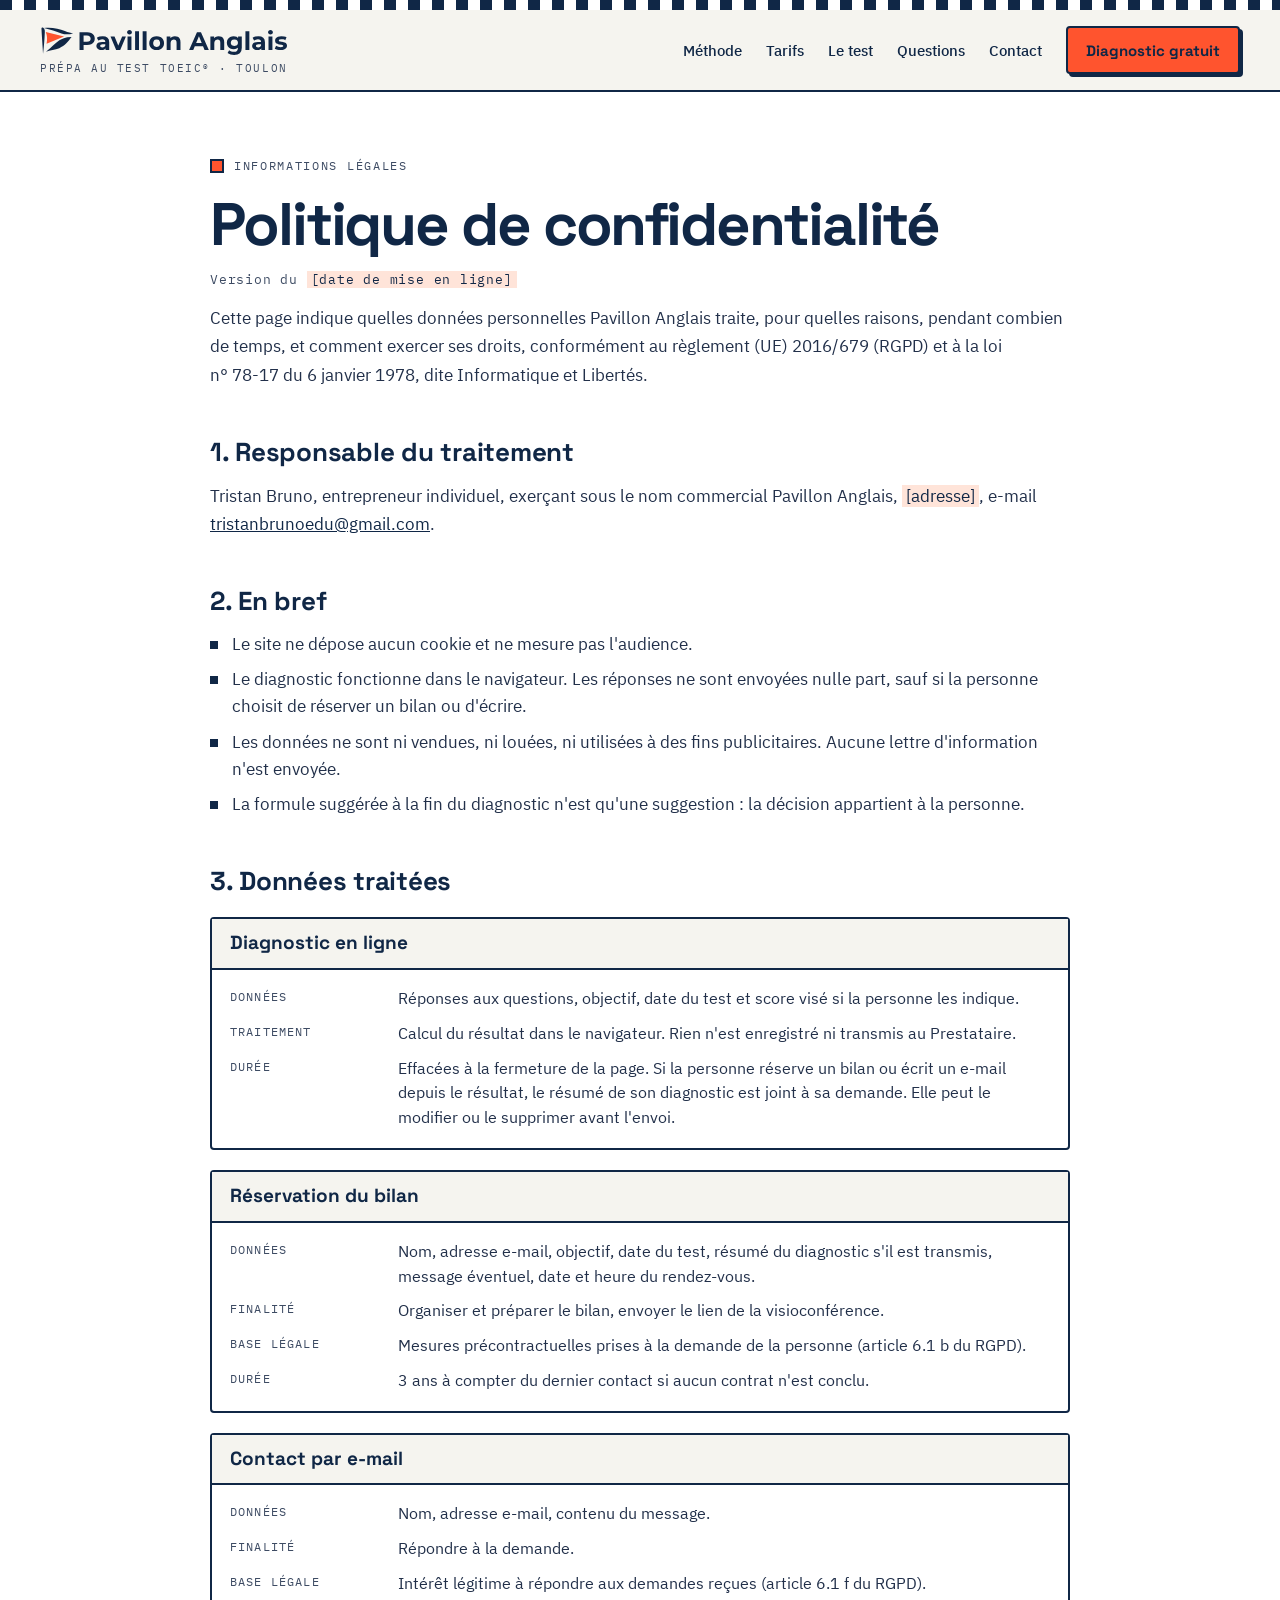
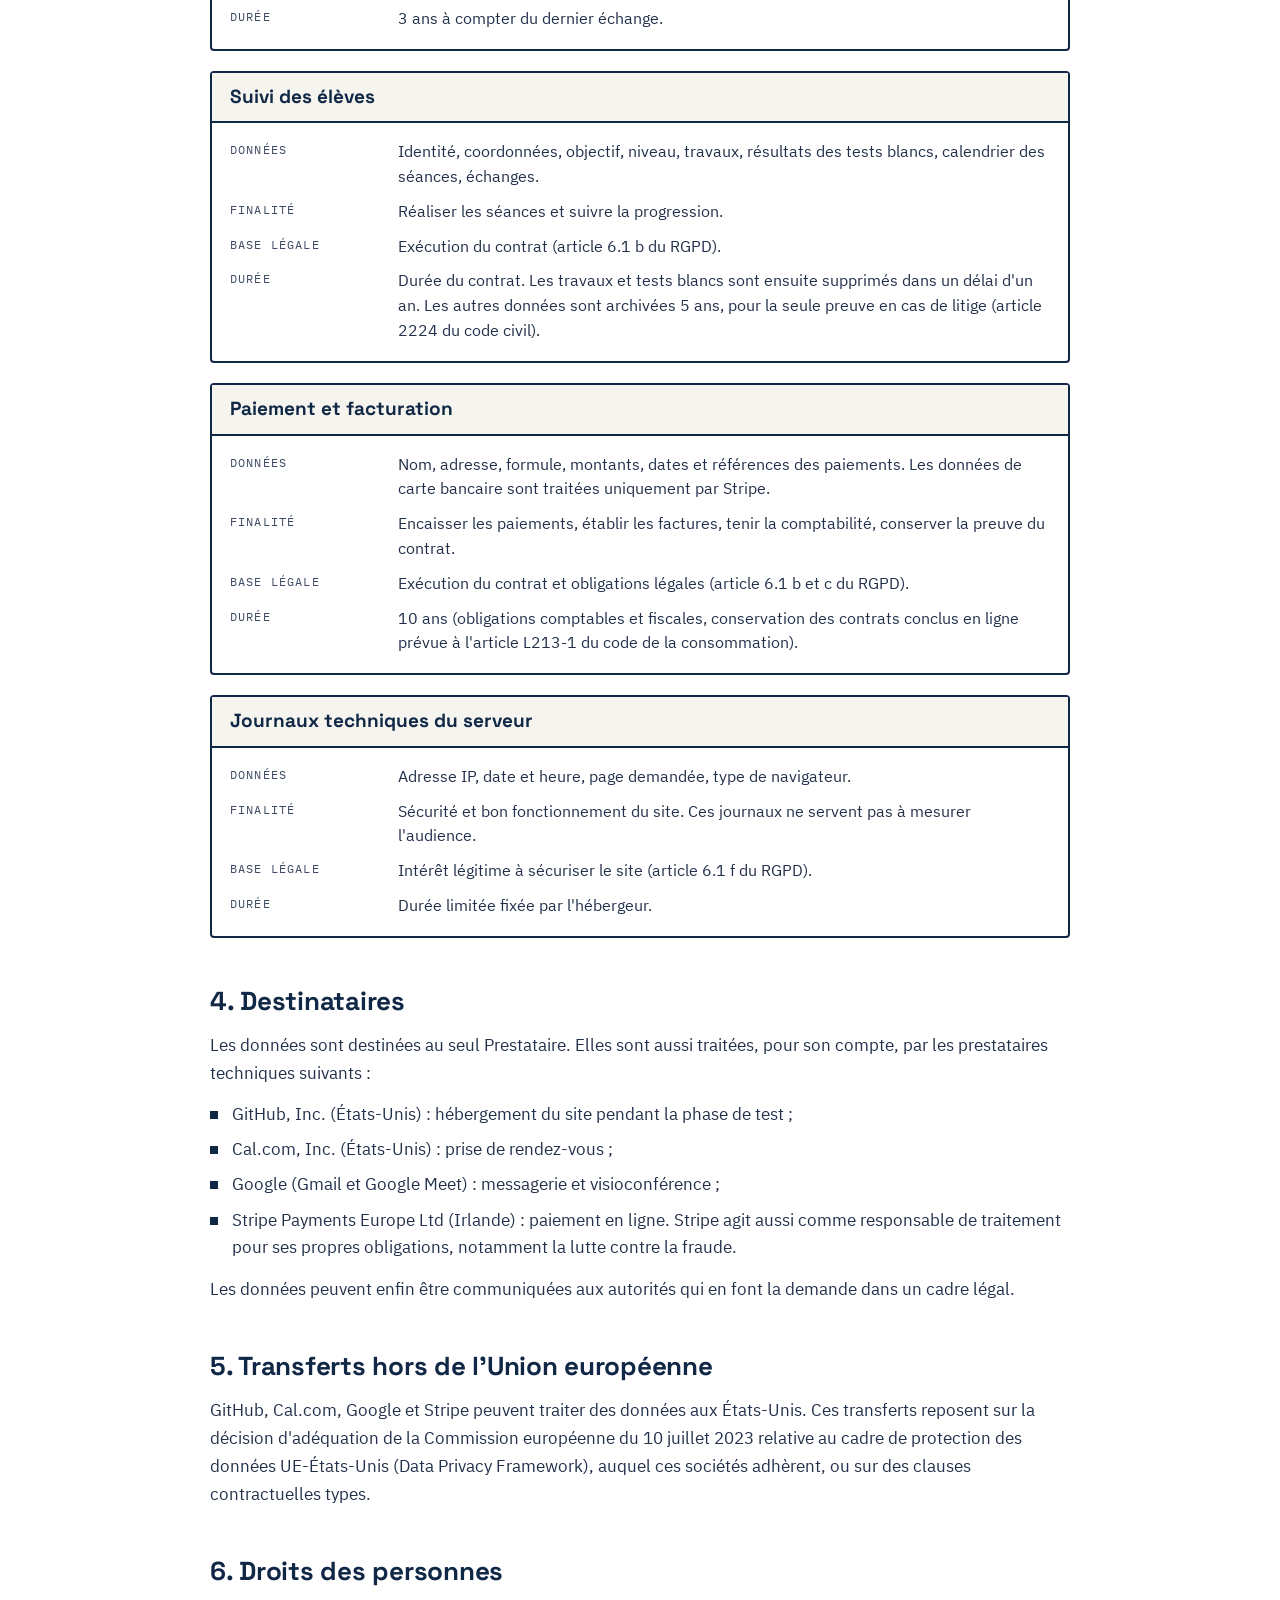
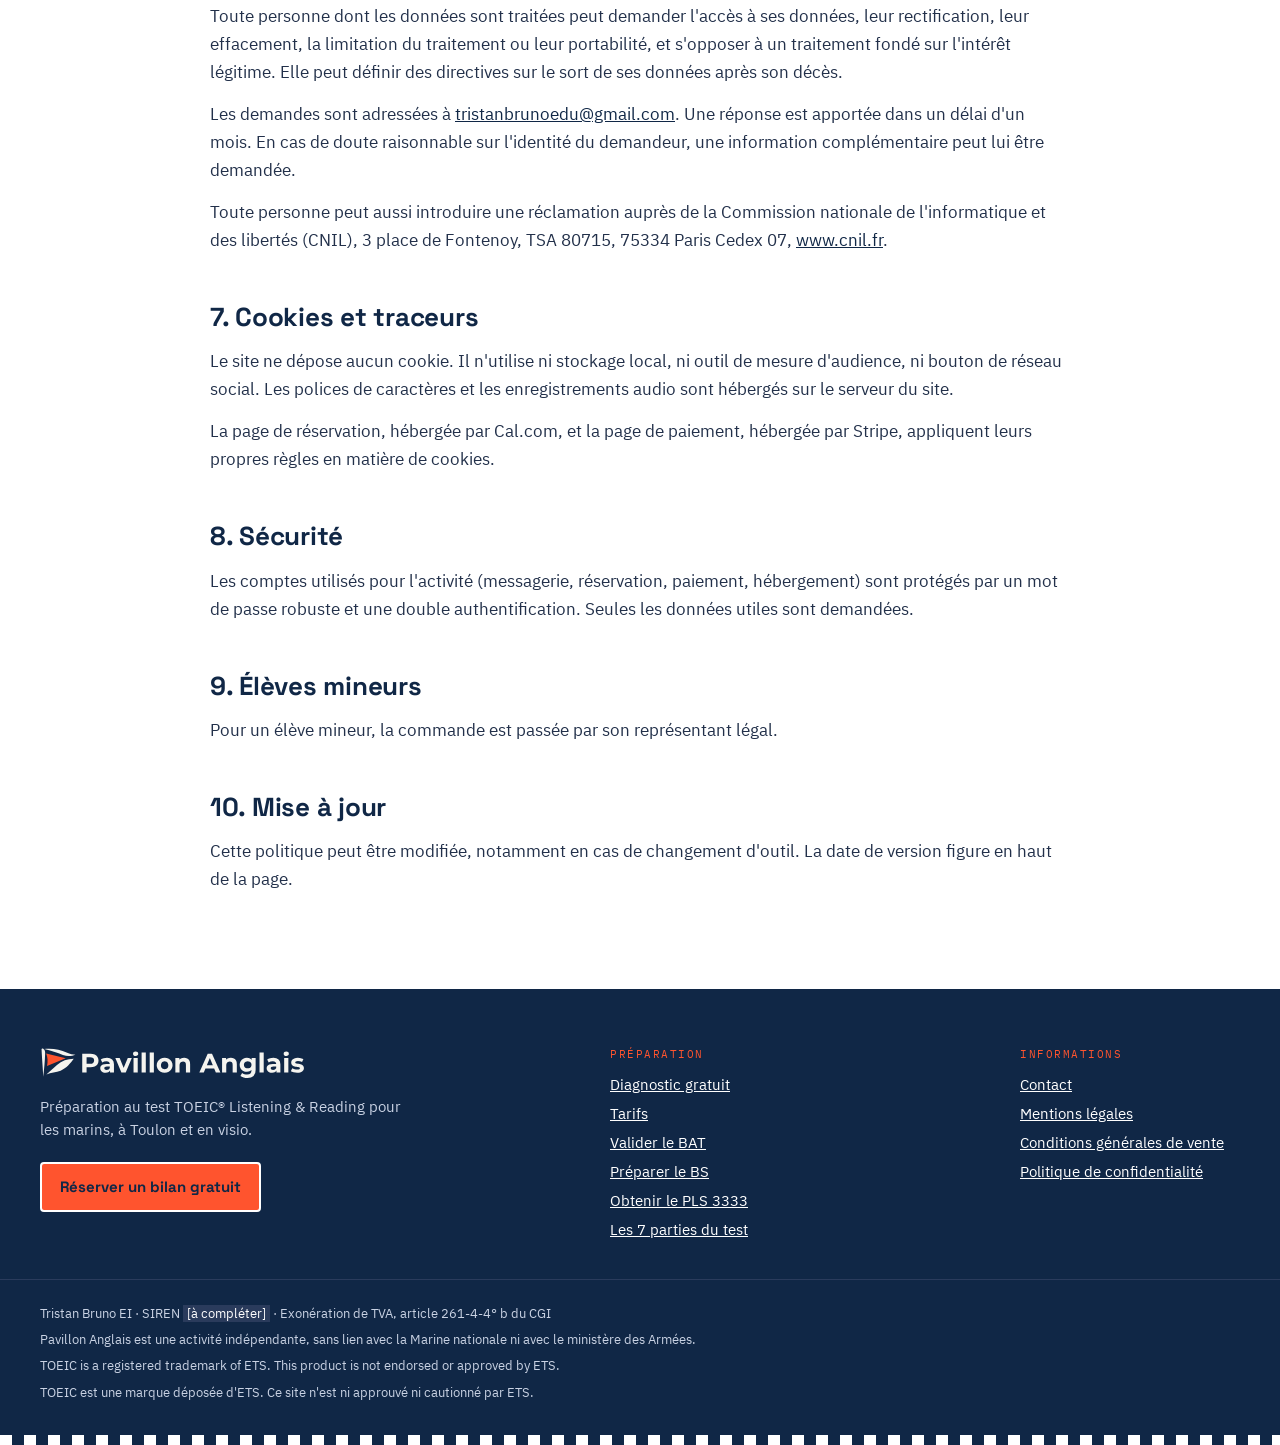
<file: confidentialite.html>
<!doctype html>
<html lang="fr">
<head>
<meta charset="utf-8">
<meta name="viewport" content="width=device-width, initial-scale=1">
<title>Politique de confidentialité, Pavillon Anglais</title>
<meta name="description" content="Données traitées, durées de conservation et droits des personnes : la politique de confidentialité de Pavillon Anglais.">
<meta name="robots" content="noindex, nofollow">
<meta property="og:type" content="website">
<meta property="og:locale" content="fr_FR">
<meta property="og:site_name" content="Pavillon Anglais">
<meta property="og:title" content="Politique de confidentialité, Pavillon Anglais">
<meta property="og:description" content="Données traitées, durées de conservation et droits des personnes : la politique de confidentialité de Pavillon Anglais.">
<meta name="theme-color" content="#102746">
<link rel="icon" href="assets/img/favicon.svg" type="image/svg+xml">
<link rel="apple-touch-icon" href="assets/img/apple-touch-icon.png">
<link rel="stylesheet" href="assets/css/fonts.css">
<link rel="stylesheet" href="assets/css/site.css">
<style>
body{margin:0;background:#F5F4EF}
a{color:#102746}a:hover{color:#102746}
.legal h2{margin:48px 0 0;font-family:'Space Grotesk',system-ui,sans-serif;font-weight:700;font-size:26px;line-height:1.2;letter-spacing:-0.01em;color:#102746}
.legal p{margin:14px 0 0;font-size:17px;line-height:1.65;color:#22304A}
.legal ul{margin:14px 0 0;padding:0;list-style:none;display:flex;flex-direction:column;gap:8px}
.legal li{position:relative;padding-left:22px;font-size:17px;line-height:1.6;color:#22304A}
.legal li::before{content:"";position:absolute;left:0;top:10px;width:8px;height:8px;background:#102746}
.legal .vide{background:#FFE4D9;padding:0 4px;color:#102746}
.legal .traitement{margin:20px 0 0;border:2px solid #102746;border-radius:4px;background:#FFFFFF}
.legal .traitement h3{margin:0;padding:12px 18px;border-bottom:2px solid #102746;background:#F5F4EF;font-family:'Space Grotesk',system-ui,sans-serif;font-weight:700;font-size:19px;line-height:1.3;color:#102746}
.legal dl{margin:0;padding:16px 18px 18px;display:grid;grid-template-columns:minmax(96px,150px) 1fr;gap:10px 18px}
.legal dt{padding-top:3px;font-family:'IBM Plex Mono',ui-monospace,monospace;font-size:11.5px;letter-spacing:0.1em;color:#3D4B63}
.legal dd{margin:0;font-size:16px;line-height:1.55;color:#22304A}
</style>
</head>
<body>
<div style="font-family:'IBM Plex Sans',system-ui,sans-serif; color:#102746; background:#F5F4EF; min-height:100vh">

<div style="width:100%; font-family:'IBM Plex Sans',system-ui,sans-serif; color:#102746; background:#F5F4EF">
<svg width="100%" height="10" aria-hidden="true" style="display:block"><defs><pattern id="echelle-entete" width="24" height="10" patternUnits="userSpaceOnUse"><rect x="0" y="0" width="12" height="10" fill="#102746"></rect><rect x="12" y="0" width="12" height="10" fill="#FFFFFF"></rect></pattern></defs><rect x="0" y="0" width="100%" height="10" fill="url(#echelle-entete)"></rect></svg>
<header style="border-bottom:2px solid #102746; background:#F5F4EF">
<div style="max-width:1200px; margin:0 auto; padding:16px 24px; display:flex; align-items:center; justify-content:space-between; gap:16px; flex-wrap:wrap">
<a href="index.html" aria-label="Pavillon Anglais, accueil" style="display:flex; flex-direction:column; align-items:flex-start; gap:7px; text-decoration:none; color:#102746">
<svg width="248" height="30" viewBox="-4.0 -25.0 987.1 119.2" aria-hidden="true" style="display:block; flex:none"><g transform="translate(-4.52 -25.52) scale(0.22604)"><path d="M28 40 C28 28 46 24 60 34 C80 48 89 72 87 110 C83 232 70 372 56 492 C50 380 36 200 28 40 Z" fill="#102746"/><path d="M72 36 C200 20 340 46 440 92 C500 120 545 128 586 128 C525 153 450 157 380 133 C290 101 180 59 72 36 Z" fill="#102746"/><path d="M104 108 L426 186 L118 314 C134 240 130 170 104 108 Z" fill="#FF542E"/><path d="M558 196 C452 196 362 230 282 300 C212 360 152 420 108 454 C180 422 270 422 342 392 C442 347 502 272 558 196 Z" fill="#102746"/></g><path d="M153.29583333333335 70.0V0.0H183.59583333333333Q192.99583333333334 0.0 199.79583333333335 3.049999999999997Q206.59583333333333 6.099999999999994 210.29583333333335 11.799999999999997Q213.99583333333334 17.5 213.99583333333334 25.4Q213.99583333333334 33.199999999999996 210.29583333333335 38.89999999999999Q206.59583333333333 44.599999999999994 199.79583333333335 47.65Q192.99583333333334 50.7 183.59583333333333 50.7H162.29583333333335L169.49583333333334 43.4V70.0ZM169.49583333333334 45.2 162.29583333333335 37.5H182.69583333333333Q190.19583333333333 37.5 193.89583333333331 34.3Q197.59583333333333 31.099999999999994 197.59583333333333 25.4Q197.59583333333333 19.599999999999994 193.89583333333331 16.399999999999995Q190.19583333333333 13.199999999999996 182.69583333333333 13.199999999999996H162.29583333333335L169.49583333333334 5.5ZM256.8958333333333 70.0V59.5L255.89583333333331 57.2V38.4Q255.89583333333331 33.4 252.8458333333333 30.599999999999998Q249.79583333333332 27.799999999999997 243.49583333333334 27.799999999999997Q239.19583333333333 27.799999999999997 235.04583333333332 29.15Q230.89583333333331 30.5 227.99583333333334 32.8L222.39583333333331 21.9Q226.79583333333332 18.799999999999997 232.99583333333334 17.099999999999998Q239.19583333333333 15.399999999999999 245.59583333333333 15.399999999999999Q257.8958333333333 15.399999999999999 264.6958333333333 21.2Q271.49583333333334 27.0 271.49583333333334 39.3V70.0ZM240.49583333333334 70.8Q234.19583333333333 70.8 229.69583333333333 68.65Q225.19583333333333 66.5 222.79583333333332 62.8Q220.39583333333331 59.1 220.39583333333331 54.5Q220.39583333333331 49.7 222.74583333333334 46.1Q225.09583333333333 42.5 230.19583333333333 40.45Q235.29583333333332 38.4 243.49583333333334 38.4H257.79583333333335V47.5H245.19583333333333Q239.69583333333333 47.5 237.64583333333331 49.3Q235.59583333333333 51.099999999999994 235.59583333333333 53.8Q235.59583333333333 56.8 237.94583333333333 58.55Q240.29583333333332 60.3 244.39583333333331 60.3Q248.29583333333332 60.3 251.39583333333331 58.45Q254.49583333333334 56.6 255.89583333333331 53.0L258.29583333333335 60.2Q256.5958333333333 65.4 252.0958333333333 68.1Q247.59583333333333 70.8 240.49583333333334 70.8ZM299.1958333333334 70.0 276.59583333333336 16.199999999999996H292.6958333333334L311.4958333333334 62.5H303.4958333333334L322.9958333333334 16.199999999999996H337.9958333333334L315.29583333333335 70.0ZM344.3958333333333 70.0V16.199999999999996H359.99583333333334V70.0ZM352.1958333333333 8.699999999999996Q347.8958333333333 8.699999999999996 345.1958333333333 6.199999999999999Q342.49583333333334 3.700000000000003 342.49583333333334 0.0Q342.49583333333334 -3.700000000000003 345.1958333333333 -6.200000000000003Q347.8958333333333 -8.700000000000003 352.1958333333333 -8.700000000000003Q356.49583333333334 -8.700000000000003 359.1958333333333 -6.350000000000001Q361.8958333333333 -4.0 361.8958333333333 -0.29999999999999716Q361.8958333333333 3.5999999999999943 359.2458333333333 6.149999999999995Q356.5958333333333 8.699999999999996 352.1958333333333 8.699999999999996ZM374.49583333333334 70.0V-4.200000000000003H390.09583333333336V70.0ZM404.59583333333336 70.0V-4.200000000000003H420.1958333333334V70.0ZM460.29583333333335 70.8Q451.6958333333333 70.8 445.04583333333335 67.2Q438.3958333333333 63.6 434.54583333333335 57.349999999999994Q430.6958333333333 51.099999999999994 430.6958333333333 43.099999999999994Q430.6958333333333 35.0 434.54583333333335 28.75Q438.3958333333333 22.5 445.04583333333335 18.95Q451.6958333333333 15.399999999999999 460.29583333333335 15.399999999999999Q468.79583333333335 15.399999999999999 475.49583333333334 18.95Q482.1958333333333 22.5 485.99583333333334 28.7Q489.79583333333335 34.9 489.79583333333335 43.099999999999994Q489.79583333333335 51.099999999999994 485.99583333333334 57.349999999999994Q482.1958333333333 63.6 475.49583333333334 67.2Q468.79583333333335 70.8 460.29583333333335 70.8ZM460.29583333333335 58.0Q464.1958333333333 58.0 467.29583333333335 56.2Q470.39583333333337 54.4 472.1958333333333 51.05Q473.99583333333334 47.7 473.99583333333334 43.099999999999994Q473.99583333333334 38.4 472.1958333333333 35.099999999999994Q470.39583333333337 31.799999999999997 467.29583333333335 29.999999999999996Q464.1958333333333 28.199999999999996 460.29583333333335 28.199999999999996Q456.3958333333333 28.199999999999996 453.29583333333335 29.999999999999996Q450.1958333333333 31.799999999999997 448.3458333333333 35.099999999999994Q446.49583333333334 38.4 446.49583333333334 43.099999999999994Q446.49583333333334 47.7 448.3458333333333 51.05Q450.1958333333333 54.4 453.29583333333335 56.2Q456.3958333333333 58.0 460.29583333333335 58.0ZM500.1958333333333 70.0V16.199999999999996H515.0958333333333V31.099999999999994L512.2958333333333 26.599999999999994Q515.1958333333333 21.199999999999996 520.5958333333333 18.299999999999997Q525.9958333333334 15.399999999999999 532.8958333333334 15.399999999999999Q539.2958333333333 15.399999999999999 544.3458333333333 17.95Q549.3958333333334 20.5 552.2958333333333 25.75Q555.1958333333333 31.0 555.1958333333333 39.2V70.0H539.5958333333333V41.599999999999994Q539.5958333333333 35.1 536.7458333333334 32.0Q533.8958333333334 28.9 528.6958333333333 28.9Q524.9958333333334 28.9 522.0458333333333 30.45Q519.0958333333333 32.0 517.4458333333333 35.2Q515.7958333333333 38.4 515.7958333333333 43.4V70.0ZM589.4958333333334 70.0 620.6958333333333 0.0H636.6958333333333L667.9958333333334 70.0H650.9958333333334L625.3958333333334 8.199999999999996H631.7958333333333L606.0958333333334 70.0ZM605.0958333333334 55.0 609.3958333333334 42.7H645.3958333333334L649.7958333333333 55.0ZM674.1958333333334 70.0V16.199999999999996H689.0958333333334V31.099999999999994L686.2958333333333 26.599999999999994Q689.1958333333334 21.199999999999996 694.5958333333334 18.299999999999997Q699.9958333333334 15.399999999999999 706.8958333333334 15.399999999999999Q713.2958333333333 15.399999999999999 718.3458333333333 17.95Q723.3958333333334 20.5 726.2958333333333 25.75Q729.1958333333334 31.0 729.1958333333334 39.2V70.0H713.5958333333334V41.599999999999994Q713.5958333333334 35.1 710.7458333333334 32.0Q707.8958333333334 28.9 702.6958333333334 28.9Q698.9958333333334 28.9 696.0458333333333 30.45Q693.0958333333334 32.0 691.4458333333334 35.2Q689.7958333333333 38.4 689.7958333333333 43.4V70.0ZM768.9958333333334 90.2Q761.3958333333334 90.2 754.3458333333333 88.35Q747.2958333333333 86.5 742.5958333333334 82.8L748.7958333333333 71.6Q752.1958333333334 74.4 757.4458333333334 76.05000000000001Q762.6958333333334 77.7 767.7958333333333 77.7Q776.0958333333334 77.7 779.8458333333334 74.0Q783.5958333333334 70.3 783.5958333333334 63.0V54.9L784.5958333333334 41.4L784.3958333333334 27.799999999999997V16.199999999999996H799.1958333333334V61.0Q799.1958333333334 76.0 791.3958333333335 83.1Q783.5958333333334 90.2 768.9958333333334 90.2ZM766.5958333333334 67.4Q759.0958333333334 67.4 753.0458333333333 64.15Q746.9958333333334 60.9 743.3458333333334 55.05Q739.6958333333334 49.2 739.6958333333334 41.4Q739.6958333333334 33.5 743.3458333333334 27.65Q746.9958333333334 21.799999999999997 753.0458333333333 18.599999999999998Q759.0958333333334 15.399999999999999 766.5958333333334 15.399999999999999Q773.3958333333334 15.399999999999999 778.5958333333333 18.15Q783.7958333333333 20.9 786.6958333333334 26.65Q789.5958333333334 32.4 789.5958333333334 41.4Q789.5958333333334 50.3 786.6958333333334 56.05Q783.7958333333333 61.8 778.5958333333333 64.6Q773.3958333333334 67.4 766.5958333333334 67.4ZM769.6958333333334 54.6Q773.7958333333333 54.6 776.9958333333334 52.95Q780.1958333333334 51.3 781.9958333333334 48.3Q783.7958333333333 45.3 783.7958333333333 41.4Q783.7958333333333 37.4 781.9958333333334 34.45Q780.1958333333334 31.5 776.9958333333334 29.849999999999998Q773.7958333333333 28.199999999999996 769.6958333333334 28.199999999999996Q765.5958333333334 28.199999999999996 762.3958333333335 29.849999999999998Q759.1958333333334 31.5 757.3458333333334 34.45Q755.4958333333334 37.4 755.4958333333334 41.4Q755.4958333333334 45.3 757.3458333333334 48.3Q759.1958333333334 51.3 762.3958333333335 52.95Q765.5958333333334 54.6 769.6958333333334 54.6ZM813.6958333333334 70.0V-4.200000000000003H829.2958333333333V70.0ZM876.7958333333333 70.0V59.5L875.7958333333333 57.2V38.4Q875.7958333333333 33.4 872.7458333333334 30.599999999999998Q869.6958333333333 27.799999999999997 863.3958333333333 27.799999999999997Q859.0958333333333 27.799999999999997 854.9458333333333 29.15Q850.7958333333333 30.5 847.8958333333333 32.8L842.2958333333333 21.9Q846.6958333333333 18.799999999999997 852.8958333333333 17.099999999999998Q859.0958333333333 15.399999999999999 865.4958333333333 15.399999999999999Q877.7958333333333 15.399999999999999 884.5958333333333 21.2Q891.3958333333333 27.0 891.3958333333333 39.3V70.0ZM860.3958333333333 70.8Q854.0958333333333 70.8 849.5958333333333 68.65Q845.0958333333333 66.5 842.6958333333333 62.8Q840.2958333333333 59.1 840.2958333333333 54.5Q840.2958333333333 49.7 842.6458333333333 46.1Q844.9958333333333 42.5 850.0958333333333 40.45Q855.1958333333333 38.4 863.3958333333333 38.4H877.6958333333333V47.5H865.0958333333333Q859.5958333333333 47.5 857.5458333333333 49.3Q855.4958333333333 51.099999999999994 855.4958333333333 53.8Q855.4958333333333 56.8 857.8458333333333 58.55Q860.1958333333333 60.3 864.2958333333333 60.3Q868.1958333333333 60.3 871.2958333333333 58.45Q874.3958333333333 56.6 875.7958333333333 53.0L878.1958333333333 60.2Q876.4958333333333 65.4 871.9958333333333 68.1Q867.4958333333333 70.8 860.3958333333333 70.8ZM905.4958333333334 70.0V16.199999999999996H921.0958333333333V70.0ZM913.2958333333333 8.699999999999996Q908.9958333333334 8.699999999999996 906.2958333333333 6.199999999999999Q903.5958333333333 3.700000000000003 903.5958333333333 0.0Q903.5958333333333 -3.700000000000003 906.2958333333333 -6.200000000000003Q908.9958333333334 -8.700000000000003 913.2958333333333 -8.700000000000003Q917.5958333333333 -8.700000000000003 920.2958333333333 -6.350000000000001Q922.9958333333334 -4.0 922.9958333333334 -0.29999999999999716Q922.9958333333334 3.5999999999999943 920.3458333333333 6.149999999999995Q917.6958333333333 8.699999999999996 913.2958333333333 8.699999999999996ZM953.6958333333334 70.8Q946.7958333333335 70.8 940.4458333333334 69.15Q934.0958333333335 67.5 930.3958333333335 65.0L935.5958333333335 53.8Q939.2958333333335 56.1 944.3458333333335 57.55Q949.3958333333335 59.0 954.2958333333335 59.0Q959.6958333333334 59.0 961.9458333333334 57.7Q964.1958333333334 56.4 964.1958333333334 54.1Q964.1958333333334 52.2 962.4458333333334 51.25Q960.6958333333334 50.3 957.7958333333335 49.8Q954.8958333333335 49.3 951.4458333333334 48.8Q947.9958333333335 48.3 944.4958333333335 47.449999999999996Q940.9958333333335 46.599999999999994 938.0958333333335 44.9Q935.1958333333334 43.2 933.4458333333334 40.3Q931.6958333333334 37.4 931.6958333333334 32.8Q931.6958333333334 27.699999999999996 934.6458333333335 23.799999999999997Q937.5958333333335 19.9 943.1958333333334 17.65Q948.7958333333335 15.399999999999999 956.5958333333335 15.399999999999999Q962.0958333333335 15.399999999999999 967.7958333333336 16.599999999999998Q973.4958333333335 17.799999999999997 977.2958333333335 20.099999999999994L972.0958333333335 31.199999999999996Q968.1958333333334 28.9 964.2458333333334 28.049999999999997Q960.2958333333335 27.199999999999996 956.5958333333335 27.199999999999996Q951.3958333333335 27.199999999999996 948.9958333333335 28.599999999999998Q946.5958333333335 30.0 946.5958333333335 32.199999999999996Q946.5958333333335 34.199999999999996 948.3458333333335 35.199999999999996Q950.0958333333335 36.199999999999996 952.9958333333335 36.8Q955.8958333333335 37.4 959.3458333333335 37.849999999999994Q962.7958333333335 38.3 966.2958333333335 39.199999999999996Q969.7958333333335 40.099999999999994 972.6458333333335 41.75Q975.4958333333335 43.4 977.2958333333336 46.25Q979.0958333333335 49.099999999999994 979.0958333333335 53.7Q979.0958333333335 58.7 976.0958333333335 62.550000000000004Q973.0958333333335 66.4 967.4458333333334 68.6Q961.7958333333335 70.8 953.6958333333334 70.8Z" fill="#102746"/></svg>
<span style="font-family:'IBM Plex Mono',ui-monospace,monospace; font-size:11px; letter-spacing:0.14em; color:#3D4B63; line-height:1">PRÉPA AU TEST TOEIC® · TOULON</span>
</a>
<nav aria-label="Navigation principale" style="display:flex; align-items:center; gap:24px; flex-wrap:wrap">
<a href="index.html#methode" style="font-weight:500; font-size:15px; color:#102746; text-decoration:none; text-underline-offset:6px; text-decoration-thickness:2px">Méthode</a>
<a href="index.html#formules" style="font-weight:500; font-size:15px; color:#102746; text-decoration:none; text-underline-offset:6px; text-decoration-thickness:2px">Tarifs</a>
<a href="guide.html" style="font-weight:500; font-size:15px; color:#102746; text-decoration:none; text-underline-offset:6px; text-decoration-thickness:2px">Le test</a>
<a href="index.html#questions" style="font-weight:500; font-size:15px; color:#102746; text-decoration:none; text-underline-offset:6px; text-decoration-thickness:2px">Questions</a>
<a href="contact.html" style="font-weight:500; font-size:15px; color:#102746; text-decoration:none; text-underline-offset:6px; text-decoration-thickness:2px">Contact</a>
<a href="diagnostic.html" style="display:inline-flex; align-items:center; min-height:44px; padding:0 18px; background:#FF542E; color:#102746; border:2px solid #102746; border-radius:4px; box-shadow:3px 3px 0 #102746; font-family:'Space Grotesk',system-ui,sans-serif; font-weight:700; font-size:15px; text-decoration:none">Diagnostic gratuit</a>
</nav>
</div>
</header>
</div>

<main style="border-bottom:2px solid #102746; background:#FFFFFF">
<div class="legal" style="max-width:860px; margin:0 auto; padding:64px 24px 96px">
<p style="margin:0; display:flex; align-items:center; gap:10px; font-family:'IBM Plex Mono',ui-monospace,monospace; font-size:12px; letter-spacing:0.14em; color:#3D4B63"><span aria-hidden="true" style="display:inline-block; width:10px; height:10px; background:#FF542E; border:2px solid #102746"></span>INFORMATIONS LÉGALES</p>
<h1 style="margin:18px 0 0; font-family:'Space Grotesk',system-ui,sans-serif; font-weight:700; font-size:clamp(40px,5vw,60px); line-height:1.02; letter-spacing:-0.035em">Politique de confidentialité</h1>
<p style="font-family:'IBM Plex Mono',ui-monospace,monospace; font-size:13px; letter-spacing:0.06em; color:#3D4B63">Version du <span class="vide">[date de mise en ligne]</span></p>
<p>Cette page indique quelles données personnelles Pavillon Anglais traite, pour quelles raisons, pendant combien de temps, et comment exercer ses droits, conformément au règlement (UE) 2016/679 (RGPD) et à la loi <span style="white-space:nowrap">n° 78-17</span> du 6 janvier 1978, dite Informatique et Libertés.</p>

<h2>1. Responsable du traitement</h2>
<p>Tristan Bruno, entrepreneur individuel, exerçant sous le nom commercial Pavillon Anglais, <span class="vide">[adresse]</span>, e-mail <a href="mailto:tristanbrunoedu@gmail.com">tristanbrunoedu@gmail.com</a>.</p>

<h2>2. En bref</h2>
<ul>
<li>Le site ne dépose aucun cookie et ne mesure pas l'audience.</li>
<li>Le diagnostic fonctionne dans le navigateur. Les réponses ne sont envoyées nulle part, sauf si la personne choisit de réserver un bilan ou d'écrire.</li>
<li>Les données ne sont ni vendues, ni louées, ni utilisées à des fins publicitaires. Aucune lettre d'information n'est envoyée.</li>
<li>La formule suggérée à la fin du diagnostic n'est qu'une suggestion : la décision appartient à la personne.</li>
</ul>

<h2>3. Données traitées</h2>

<div class="traitement">
<h3>Diagnostic en ligne</h3>
<dl>
<dt>DONNÉES</dt><dd>Réponses aux questions, objectif, date du test et score visé si la personne les indique.</dd>
<dt>TRAITEMENT</dt><dd>Calcul du résultat dans le navigateur. Rien n'est enregistré ni transmis au Prestataire.</dd>
<dt>DURÉE</dt><dd>Effacées à la fermeture de la page. Si la personne réserve un bilan ou écrit un e-mail depuis le résultat, le résumé de son diagnostic est joint à sa demande. Elle peut le modifier ou le supprimer avant l'envoi.</dd>
</dl>
</div>

<div class="traitement">
<h3>Réservation du bilan</h3>
<dl>
<dt>DONNÉES</dt><dd>Nom, adresse e-mail, objectif, date du test, résumé du diagnostic s'il est transmis, message éventuel, date et heure du rendez-vous.</dd>
<dt>FINALITÉ</dt><dd>Organiser et préparer le bilan, envoyer le lien de la visioconférence.</dd>
<dt>BASE LÉGALE</dt><dd>Mesures précontractuelles prises à la demande de la personne (article 6.1 b du RGPD).</dd>
<dt>DURÉE</dt><dd>3 ans à compter du dernier contact si aucun contrat n'est conclu.</dd>
</dl>
</div>

<div class="traitement">
<h3>Contact par e-mail</h3>
<dl>
<dt>DONNÉES</dt><dd>Nom, adresse e-mail, contenu du message.</dd>
<dt>FINALITÉ</dt><dd>Répondre à la demande.</dd>
<dt>BASE LÉGALE</dt><dd>Intérêt légitime à répondre aux demandes reçues (article 6.1 f du RGPD).</dd>
<dt>DURÉE</dt><dd>3 ans à compter du dernier échange.</dd>
</dl>
</div>

<div class="traitement">
<h3>Suivi des élèves</h3>
<dl>
<dt>DONNÉES</dt><dd>Identité, coordonnées, objectif, niveau, travaux, résultats des tests blancs, calendrier des séances, échanges.</dd>
<dt>FINALITÉ</dt><dd>Réaliser les séances et suivre la progression.</dd>
<dt>BASE LÉGALE</dt><dd>Exécution du contrat (article 6.1 b du RGPD).</dd>
<dt>DURÉE</dt><dd>Durée du contrat. Les travaux et tests blancs sont ensuite supprimés dans un délai d'un an. Les autres données sont archivées 5 ans, pour la seule preuve en cas de litige (article 2224 du code civil).</dd>
</dl>
</div>

<div class="traitement">
<h3>Paiement et facturation</h3>
<dl>
<dt>DONNÉES</dt><dd>Nom, adresse, formule, montants, dates et références des paiements. Les données de carte bancaire sont traitées uniquement par Stripe.</dd>
<dt>FINALITÉ</dt><dd>Encaisser les paiements, établir les factures, tenir la comptabilité, conserver la preuve du contrat.</dd>
<dt>BASE LÉGALE</dt><dd>Exécution du contrat et obligations légales (article 6.1 b et c du RGPD).</dd>
<dt>DURÉE</dt><dd>10 ans (obligations comptables et fiscales, conservation des contrats conclus en ligne prévue à l'article L213-1 du code de la consommation).</dd>
</dl>
</div>

<div class="traitement">
<h3>Journaux techniques du serveur</h3>
<dl>
<dt>DONNÉES</dt><dd>Adresse IP, date et heure, page demandée, type de navigateur.</dd>
<dt>FINALITÉ</dt><dd>Sécurité et bon fonctionnement du site. Ces journaux ne servent pas à mesurer l'audience.</dd>
<dt>BASE LÉGALE</dt><dd>Intérêt légitime à sécuriser le site (article 6.1 f du RGPD).</dd>
<dt>DURÉE</dt><dd>Durée limitée fixée par l'hébergeur.</dd>
</dl>
</div>

<h2>4. Destinataires</h2>
<p>Les données sont destinées au seul Prestataire. Elles sont aussi traitées, pour son compte, par les prestataires techniques suivants :</p>
<ul>
<li>GitHub, Inc. (États-Unis) : hébergement du site pendant la phase de test ;</li>
<li>Cal.com, Inc. (États-Unis) : prise de rendez-vous ;</li>
<li>Google (Gmail et Google Meet) : messagerie et visioconférence ;</li>
<li>Stripe Payments Europe Ltd (Irlande) : paiement en ligne. Stripe agit aussi comme responsable de traitement pour ses propres obligations, notamment la lutte contre la fraude.</li>
</ul>
<p>Les données peuvent enfin être communiquées aux autorités qui en font la demande dans un cadre légal.</p>

<h2>5. Transferts hors de l'Union européenne</h2>
<p>GitHub, Cal.com, Google et Stripe peuvent traiter des données aux États-Unis. Ces transferts reposent sur la décision d'adéquation de la Commission européenne du 10 juillet 2023 relative au cadre de protection des données UE-États-Unis (Data Privacy Framework), auquel ces sociétés adhèrent, ou sur des clauses contractuelles types.</p>

<h2>6. Droits des personnes</h2>
<p>Toute personne dont les données sont traitées peut demander l'accès à ses données, leur rectification, leur effacement, la limitation du traitement ou leur portabilité, et s'opposer à un traitement fondé sur l'intérêt légitime. Elle peut définir des directives sur le sort de ses données après son décès.</p>
<p>Les demandes sont adressées à <a href="mailto:tristanbrunoedu@gmail.com">tristanbrunoedu@gmail.com</a>. Une réponse est apportée dans un délai d'un mois. En cas de doute raisonnable sur l'identité du demandeur, une information complémentaire peut lui être demandée.</p>
<p>Toute personne peut aussi introduire une réclamation auprès de la Commission nationale de l'informatique et des libertés (CNIL), 3 place de Fontenoy, TSA 80715, 75334 Paris Cedex 07, <a href="https://www.cnil.fr" target="_blank" rel="noopener">www.cnil.fr</a>.</p>

<h2>7. Cookies et traceurs</h2>
<p>Le site ne dépose aucun cookie. Il n'utilise ni stockage local, ni outil de mesure d'audience, ni bouton de réseau social. Les polices de caractères et les enregistrements audio sont hébergés sur le serveur du site.</p>
<p>La page de réservation, hébergée par Cal.com, et la page de paiement, hébergée par Stripe, appliquent leurs propres règles en matière de cookies.</p>

<h2>8. Sécurité</h2>
<p>Les comptes utilisés pour l'activité (messagerie, réservation, paiement, hébergement) sont protégés par un mot de passe robuste et une double authentification. Seules les données utiles sont demandées.</p>

<h2>9. Élèves mineurs</h2>
<p>Pour un élève mineur, la commande est passée par son représentant légal.</p>

<h2>10. Mise à jour</h2>
<p>Cette politique peut être modifiée, notamment en cas de changement d'outil. La date de version figure en haut de la page.</p>
</div>
</main>

<div style="width:100%; font-family:'IBM Plex Sans',system-ui,sans-serif; color:#FFFFFF; background:#102746">
<footer>
<div style="max-width:1200px; margin:0 auto; padding:56px 24px 40px; display:flex; flex-wrap:wrap; gap:40px 56px; justify-content:space-between">

<div style="flex:1 1 300px; min-width:0; max-width:380px">
<div style="display:flex; align-items:center; gap:12px">
<svg width="265" height="32" viewBox="-4.0 -25.0 987.1 119.2" role="img" aria-label="Pavillon Anglais" style="display:block; flex:none"><g transform="translate(-4.52 -25.52) scale(0.22604)"><path d="M28 40 C28 28 46 24 60 34 C80 48 89 72 87 110 C83 232 70 372 56 492 C50 380 36 200 28 40 Z" fill="#F5F4EF"/><path d="M72 36 C200 20 340 46 440 92 C500 120 545 128 586 128 C525 153 450 157 380 133 C290 101 180 59 72 36 Z" fill="#F5F4EF"/><path d="M104 108 L426 186 L118 314 C134 240 130 170 104 108 Z" fill="#FF542E"/><path d="M558 196 C452 196 362 230 282 300 C212 360 152 420 108 454 C180 422 270 422 342 392 C442 347 502 272 558 196 Z" fill="#F5F4EF"/></g><path d="M153.29583333333335 70.0V0.0H183.59583333333333Q192.99583333333334 0.0 199.79583333333335 3.049999999999997Q206.59583333333333 6.099999999999994 210.29583333333335 11.799999999999997Q213.99583333333334 17.5 213.99583333333334 25.4Q213.99583333333334 33.199999999999996 210.29583333333335 38.89999999999999Q206.59583333333333 44.599999999999994 199.79583333333335 47.65Q192.99583333333334 50.7 183.59583333333333 50.7H162.29583333333335L169.49583333333334 43.4V70.0ZM169.49583333333334 45.2 162.29583333333335 37.5H182.69583333333333Q190.19583333333333 37.5 193.89583333333331 34.3Q197.59583333333333 31.099999999999994 197.59583333333333 25.4Q197.59583333333333 19.599999999999994 193.89583333333331 16.399999999999995Q190.19583333333333 13.199999999999996 182.69583333333333 13.199999999999996H162.29583333333335L169.49583333333334 5.5ZM256.8958333333333 70.0V59.5L255.89583333333331 57.2V38.4Q255.89583333333331 33.4 252.8458333333333 30.599999999999998Q249.79583333333332 27.799999999999997 243.49583333333334 27.799999999999997Q239.19583333333333 27.799999999999997 235.04583333333332 29.15Q230.89583333333331 30.5 227.99583333333334 32.8L222.39583333333331 21.9Q226.79583333333332 18.799999999999997 232.99583333333334 17.099999999999998Q239.19583333333333 15.399999999999999 245.59583333333333 15.399999999999999Q257.8958333333333 15.399999999999999 264.6958333333333 21.2Q271.49583333333334 27.0 271.49583333333334 39.3V70.0ZM240.49583333333334 70.8Q234.19583333333333 70.8 229.69583333333333 68.65Q225.19583333333333 66.5 222.79583333333332 62.8Q220.39583333333331 59.1 220.39583333333331 54.5Q220.39583333333331 49.7 222.74583333333334 46.1Q225.09583333333333 42.5 230.19583333333333 40.45Q235.29583333333332 38.4 243.49583333333334 38.4H257.79583333333335V47.5H245.19583333333333Q239.69583333333333 47.5 237.64583333333331 49.3Q235.59583333333333 51.099999999999994 235.59583333333333 53.8Q235.59583333333333 56.8 237.94583333333333 58.55Q240.29583333333332 60.3 244.39583333333331 60.3Q248.29583333333332 60.3 251.39583333333331 58.45Q254.49583333333334 56.6 255.89583333333331 53.0L258.29583333333335 60.2Q256.5958333333333 65.4 252.0958333333333 68.1Q247.59583333333333 70.8 240.49583333333334 70.8ZM299.1958333333334 70.0 276.59583333333336 16.199999999999996H292.6958333333334L311.4958333333334 62.5H303.4958333333334L322.9958333333334 16.199999999999996H337.9958333333334L315.29583333333335 70.0ZM344.3958333333333 70.0V16.199999999999996H359.99583333333334V70.0ZM352.1958333333333 8.699999999999996Q347.8958333333333 8.699999999999996 345.1958333333333 6.199999999999999Q342.49583333333334 3.700000000000003 342.49583333333334 0.0Q342.49583333333334 -3.700000000000003 345.1958333333333 -6.200000000000003Q347.8958333333333 -8.700000000000003 352.1958333333333 -8.700000000000003Q356.49583333333334 -8.700000000000003 359.1958333333333 -6.350000000000001Q361.8958333333333 -4.0 361.8958333333333 -0.29999999999999716Q361.8958333333333 3.5999999999999943 359.2458333333333 6.149999999999995Q356.5958333333333 8.699999999999996 352.1958333333333 8.699999999999996ZM374.49583333333334 70.0V-4.200000000000003H390.09583333333336V70.0ZM404.59583333333336 70.0V-4.200000000000003H420.1958333333334V70.0ZM460.29583333333335 70.8Q451.6958333333333 70.8 445.04583333333335 67.2Q438.3958333333333 63.6 434.54583333333335 57.349999999999994Q430.6958333333333 51.099999999999994 430.6958333333333 43.099999999999994Q430.6958333333333 35.0 434.54583333333335 28.75Q438.3958333333333 22.5 445.04583333333335 18.95Q451.6958333333333 15.399999999999999 460.29583333333335 15.399999999999999Q468.79583333333335 15.399999999999999 475.49583333333334 18.95Q482.1958333333333 22.5 485.99583333333334 28.7Q489.79583333333335 34.9 489.79583333333335 43.099999999999994Q489.79583333333335 51.099999999999994 485.99583333333334 57.349999999999994Q482.1958333333333 63.6 475.49583333333334 67.2Q468.79583333333335 70.8 460.29583333333335 70.8ZM460.29583333333335 58.0Q464.1958333333333 58.0 467.29583333333335 56.2Q470.39583333333337 54.4 472.1958333333333 51.05Q473.99583333333334 47.7 473.99583333333334 43.099999999999994Q473.99583333333334 38.4 472.1958333333333 35.099999999999994Q470.39583333333337 31.799999999999997 467.29583333333335 29.999999999999996Q464.1958333333333 28.199999999999996 460.29583333333335 28.199999999999996Q456.3958333333333 28.199999999999996 453.29583333333335 29.999999999999996Q450.1958333333333 31.799999999999997 448.3458333333333 35.099999999999994Q446.49583333333334 38.4 446.49583333333334 43.099999999999994Q446.49583333333334 47.7 448.3458333333333 51.05Q450.1958333333333 54.4 453.29583333333335 56.2Q456.3958333333333 58.0 460.29583333333335 58.0ZM500.1958333333333 70.0V16.199999999999996H515.0958333333333V31.099999999999994L512.2958333333333 26.599999999999994Q515.1958333333333 21.199999999999996 520.5958333333333 18.299999999999997Q525.9958333333334 15.399999999999999 532.8958333333334 15.399999999999999Q539.2958333333333 15.399999999999999 544.3458333333333 17.95Q549.3958333333334 20.5 552.2958333333333 25.75Q555.1958333333333 31.0 555.1958333333333 39.2V70.0H539.5958333333333V41.599999999999994Q539.5958333333333 35.1 536.7458333333334 32.0Q533.8958333333334 28.9 528.6958333333333 28.9Q524.9958333333334 28.9 522.0458333333333 30.45Q519.0958333333333 32.0 517.4458333333333 35.2Q515.7958333333333 38.4 515.7958333333333 43.4V70.0ZM589.4958333333334 70.0 620.6958333333333 0.0H636.6958333333333L667.9958333333334 70.0H650.9958333333334L625.3958333333334 8.199999999999996H631.7958333333333L606.0958333333334 70.0ZM605.0958333333334 55.0 609.3958333333334 42.7H645.3958333333334L649.7958333333333 55.0ZM674.1958333333334 70.0V16.199999999999996H689.0958333333334V31.099999999999994L686.2958333333333 26.599999999999994Q689.1958333333334 21.199999999999996 694.5958333333334 18.299999999999997Q699.9958333333334 15.399999999999999 706.8958333333334 15.399999999999999Q713.2958333333333 15.399999999999999 718.3458333333333 17.95Q723.3958333333334 20.5 726.2958333333333 25.75Q729.1958333333334 31.0 729.1958333333334 39.2V70.0H713.5958333333334V41.599999999999994Q713.5958333333334 35.1 710.7458333333334 32.0Q707.8958333333334 28.9 702.6958333333334 28.9Q698.9958333333334 28.9 696.0458333333333 30.45Q693.0958333333334 32.0 691.4458333333334 35.2Q689.7958333333333 38.4 689.7958333333333 43.4V70.0ZM768.9958333333334 90.2Q761.3958333333334 90.2 754.3458333333333 88.35Q747.2958333333333 86.5 742.5958333333334 82.8L748.7958333333333 71.6Q752.1958333333334 74.4 757.4458333333334 76.05000000000001Q762.6958333333334 77.7 767.7958333333333 77.7Q776.0958333333334 77.7 779.8458333333334 74.0Q783.5958333333334 70.3 783.5958333333334 63.0V54.9L784.5958333333334 41.4L784.3958333333334 27.799999999999997V16.199999999999996H799.1958333333334V61.0Q799.1958333333334 76.0 791.3958333333335 83.1Q783.5958333333334 90.2 768.9958333333334 90.2ZM766.5958333333334 67.4Q759.0958333333334 67.4 753.0458333333333 64.15Q746.9958333333334 60.9 743.3458333333334 55.05Q739.6958333333334 49.2 739.6958333333334 41.4Q739.6958333333334 33.5 743.3458333333334 27.65Q746.9958333333334 21.799999999999997 753.0458333333333 18.599999999999998Q759.0958333333334 15.399999999999999 766.5958333333334 15.399999999999999Q773.3958333333334 15.399999999999999 778.5958333333333 18.15Q783.7958333333333 20.9 786.6958333333334 26.65Q789.5958333333334 32.4 789.5958333333334 41.4Q789.5958333333334 50.3 786.6958333333334 56.05Q783.7958333333333 61.8 778.5958333333333 64.6Q773.3958333333334 67.4 766.5958333333334 67.4ZM769.6958333333334 54.6Q773.7958333333333 54.6 776.9958333333334 52.95Q780.1958333333334 51.3 781.9958333333334 48.3Q783.7958333333333 45.3 783.7958333333333 41.4Q783.7958333333333 37.4 781.9958333333334 34.45Q780.1958333333334 31.5 776.9958333333334 29.849999999999998Q773.7958333333333 28.199999999999996 769.6958333333334 28.199999999999996Q765.5958333333334 28.199999999999996 762.3958333333335 29.849999999999998Q759.1958333333334 31.5 757.3458333333334 34.45Q755.4958333333334 37.4 755.4958333333334 41.4Q755.4958333333334 45.3 757.3458333333334 48.3Q759.1958333333334 51.3 762.3958333333335 52.95Q765.5958333333334 54.6 769.6958333333334 54.6ZM813.6958333333334 70.0V-4.200000000000003H829.2958333333333V70.0ZM876.7958333333333 70.0V59.5L875.7958333333333 57.2V38.4Q875.7958333333333 33.4 872.7458333333334 30.599999999999998Q869.6958333333333 27.799999999999997 863.3958333333333 27.799999999999997Q859.0958333333333 27.799999999999997 854.9458333333333 29.15Q850.7958333333333 30.5 847.8958333333333 32.8L842.2958333333333 21.9Q846.6958333333333 18.799999999999997 852.8958333333333 17.099999999999998Q859.0958333333333 15.399999999999999 865.4958333333333 15.399999999999999Q877.7958333333333 15.399999999999999 884.5958333333333 21.2Q891.3958333333333 27.0 891.3958333333333 39.3V70.0ZM860.3958333333333 70.8Q854.0958333333333 70.8 849.5958333333333 68.65Q845.0958333333333 66.5 842.6958333333333 62.8Q840.2958333333333 59.1 840.2958333333333 54.5Q840.2958333333333 49.7 842.6458333333333 46.1Q844.9958333333333 42.5 850.0958333333333 40.45Q855.1958333333333 38.4 863.3958333333333 38.4H877.6958333333333V47.5H865.0958333333333Q859.5958333333333 47.5 857.5458333333333 49.3Q855.4958333333333 51.099999999999994 855.4958333333333 53.8Q855.4958333333333 56.8 857.8458333333333 58.55Q860.1958333333333 60.3 864.2958333333333 60.3Q868.1958333333333 60.3 871.2958333333333 58.45Q874.3958333333333 56.6 875.7958333333333 53.0L878.1958333333333 60.2Q876.4958333333333 65.4 871.9958333333333 68.1Q867.4958333333333 70.8 860.3958333333333 70.8ZM905.4958333333334 70.0V16.199999999999996H921.0958333333333V70.0ZM913.2958333333333 8.699999999999996Q908.9958333333334 8.699999999999996 906.2958333333333 6.199999999999999Q903.5958333333333 3.700000000000003 903.5958333333333 0.0Q903.5958333333333 -3.700000000000003 906.2958333333333 -6.200000000000003Q908.9958333333334 -8.700000000000003 913.2958333333333 -8.700000000000003Q917.5958333333333 -8.700000000000003 920.2958333333333 -6.350000000000001Q922.9958333333334 -4.0 922.9958333333334 -0.29999999999999716Q922.9958333333334 3.5999999999999943 920.3458333333333 6.149999999999995Q917.6958333333333 8.699999999999996 913.2958333333333 8.699999999999996ZM953.6958333333334 70.8Q946.7958333333335 70.8 940.4458333333334 69.15Q934.0958333333335 67.5 930.3958333333335 65.0L935.5958333333335 53.8Q939.2958333333335 56.1 944.3458333333335 57.55Q949.3958333333335 59.0 954.2958333333335 59.0Q959.6958333333334 59.0 961.9458333333334 57.7Q964.1958333333334 56.4 964.1958333333334 54.1Q964.1958333333334 52.2 962.4458333333334 51.25Q960.6958333333334 50.3 957.7958333333335 49.8Q954.8958333333335 49.3 951.4458333333334 48.8Q947.9958333333335 48.3 944.4958333333335 47.449999999999996Q940.9958333333335 46.599999999999994 938.0958333333335 44.9Q935.1958333333334 43.2 933.4458333333334 40.3Q931.6958333333334 37.4 931.6958333333334 32.8Q931.6958333333334 27.699999999999996 934.6458333333335 23.799999999999997Q937.5958333333335 19.9 943.1958333333334 17.65Q948.7958333333335 15.399999999999999 956.5958333333335 15.399999999999999Q962.0958333333335 15.399999999999999 967.7958333333336 16.599999999999998Q973.4958333333335 17.799999999999997 977.2958333333335 20.099999999999994L972.0958333333335 31.199999999999996Q968.1958333333334 28.9 964.2458333333334 28.049999999999997Q960.2958333333335 27.199999999999996 956.5958333333335 27.199999999999996Q951.3958333333335 27.199999999999996 948.9958333333335 28.599999999999998Q946.5958333333335 30.0 946.5958333333335 32.199999999999996Q946.5958333333335 34.199999999999996 948.3458333333335 35.199999999999996Q950.0958333333335 36.199999999999996 952.9958333333335 36.8Q955.8958333333335 37.4 959.3458333333335 37.849999999999994Q962.7958333333335 38.3 966.2958333333335 39.199999999999996Q969.7958333333335 40.099999999999994 972.6458333333335 41.75Q975.4958333333335 43.4 977.2958333333336 46.25Q979.0958333333335 49.099999999999994 979.0958333333335 53.7Q979.0958333333335 58.7 976.0958333333335 62.550000000000004Q973.0958333333335 66.4 967.4458333333334 68.6Q961.7958333333335 70.8 953.6958333333334 70.8Z" fill="#F5F4EF"/></svg>
</div>
<p style="margin:16px 0 0; font-size:15px; line-height:1.55; color:#C9D2E3">Préparation au test TOEIC® Listening &amp; Reading pour les marins, à Toulon et en visio.</p>
<a href="https://cal.com/tristan-bruno/bilangratuit" target="_blank" rel="noopener" style="display:inline-flex; align-items:center; margin-top:20px; min-height:46px; padding:0 18px; background:#FF542E; color:#102746; border:2px solid #FFFFFF; border-radius:4px; font-family:'Space Grotesk',system-ui,sans-serif; font-weight:700; font-size:15px; text-decoration:none">Réserver un bilan gratuit</a>
</div>

<nav aria-label="Préparation" style="flex:0 1 220px; min-width:0">
<p style="margin:0; font-family:'IBM Plex Mono',ui-monospace,monospace; font-size:11px; letter-spacing:0.14em; color:#FF542E">PRÉPARATION</p>
<ul style="list-style:none; margin:14px 0 0; padding:0; display:flex; flex-direction:column; gap:10px; font-size:15px">
<li><a href="diagnostic.html" style="color:#FFFFFF">Diagnostic gratuit</a></li>
<li><a href="index.html#formules" style="color:#FFFFFF">Tarifs</a></li>
<li><a href="bat.html" style="color:#FFFFFF">Valider le BAT</a></li>
<li><a href="bs.html" style="color:#FFFFFF">Préparer le BS</a></li>
<li><a href="pls.html" style="color:#FFFFFF">Obtenir le PLS 3333</a></li>
<li><a href="guide.html" style="color:#FFFFFF">Les 7 parties du test</a></li>
</ul>
</nav>

<nav aria-label="Informations" style="flex:0 1 220px; min-width:0">
<p style="margin:0; font-family:'IBM Plex Mono',ui-monospace,monospace; font-size:11px; letter-spacing:0.14em; color:#FF542E">INFORMATIONS</p>
<ul style="list-style:none; margin:14px 0 0; padding:0; display:flex; flex-direction:column; gap:10px; font-size:15px">
<li><a href="contact.html" style="color:#FFFFFF">Contact</a></li>
<li><a href="mentions-legales.html" style="color:#FFFFFF">Mentions légales</a></li>
<li><a href="cgv.html" style="color:#FFFFFF">Conditions générales de vente</a></li>
<li><a href="confidentialite.html" style="color:#FFFFFF">Politique de confidentialité</a></li>
</ul>
</nav>

</div>

<div style="border-top:1px solid #2A3B5C">
<div style="max-width:1200px; margin:0 auto; padding:24px 24px 32px; display:flex; flex-direction:column; gap:6px; font-size:13px; line-height:1.55; color:#C9D2E3">
<p style="margin:0">Tristan Bruno EI · SIREN <span style="color:#FFFFFF; background:#2A3B5C; padding:0 4px">[à compléter]</span> · Exonération de TVA, article 261-4-4° b du CGI</p>
<p style="margin:0">Pavillon Anglais est une activité indépendante, sans lien avec la Marine nationale ni avec le ministère des Armées.</p>
<p style="margin:0" lang="en">TOEIC is a registered trademark of ETS. This product is not endorsed or approved by ETS.</p>
<p style="margin:0">TOEIC est une marque déposée d'ETS. Ce site n'est ni approuvé ni cautionné par ETS.</p>
</div>
</div>

<svg width="100%" height="10" aria-hidden="true" style="display:block"><defs><pattern id="echelle-pied" width="24" height="10" patternUnits="userSpaceOnUse"><rect x="0" y="0" width="12" height="10" fill="#FFFFFF"></rect><rect x="12" y="0" width="12" height="10" fill="#102746"></rect></pattern></defs><rect x="0" y="0" width="100%" height="10" fill="url(#echelle-pied)"></rect></svg>
</footer>
</div>

</div>
</body>
</html>
</file>
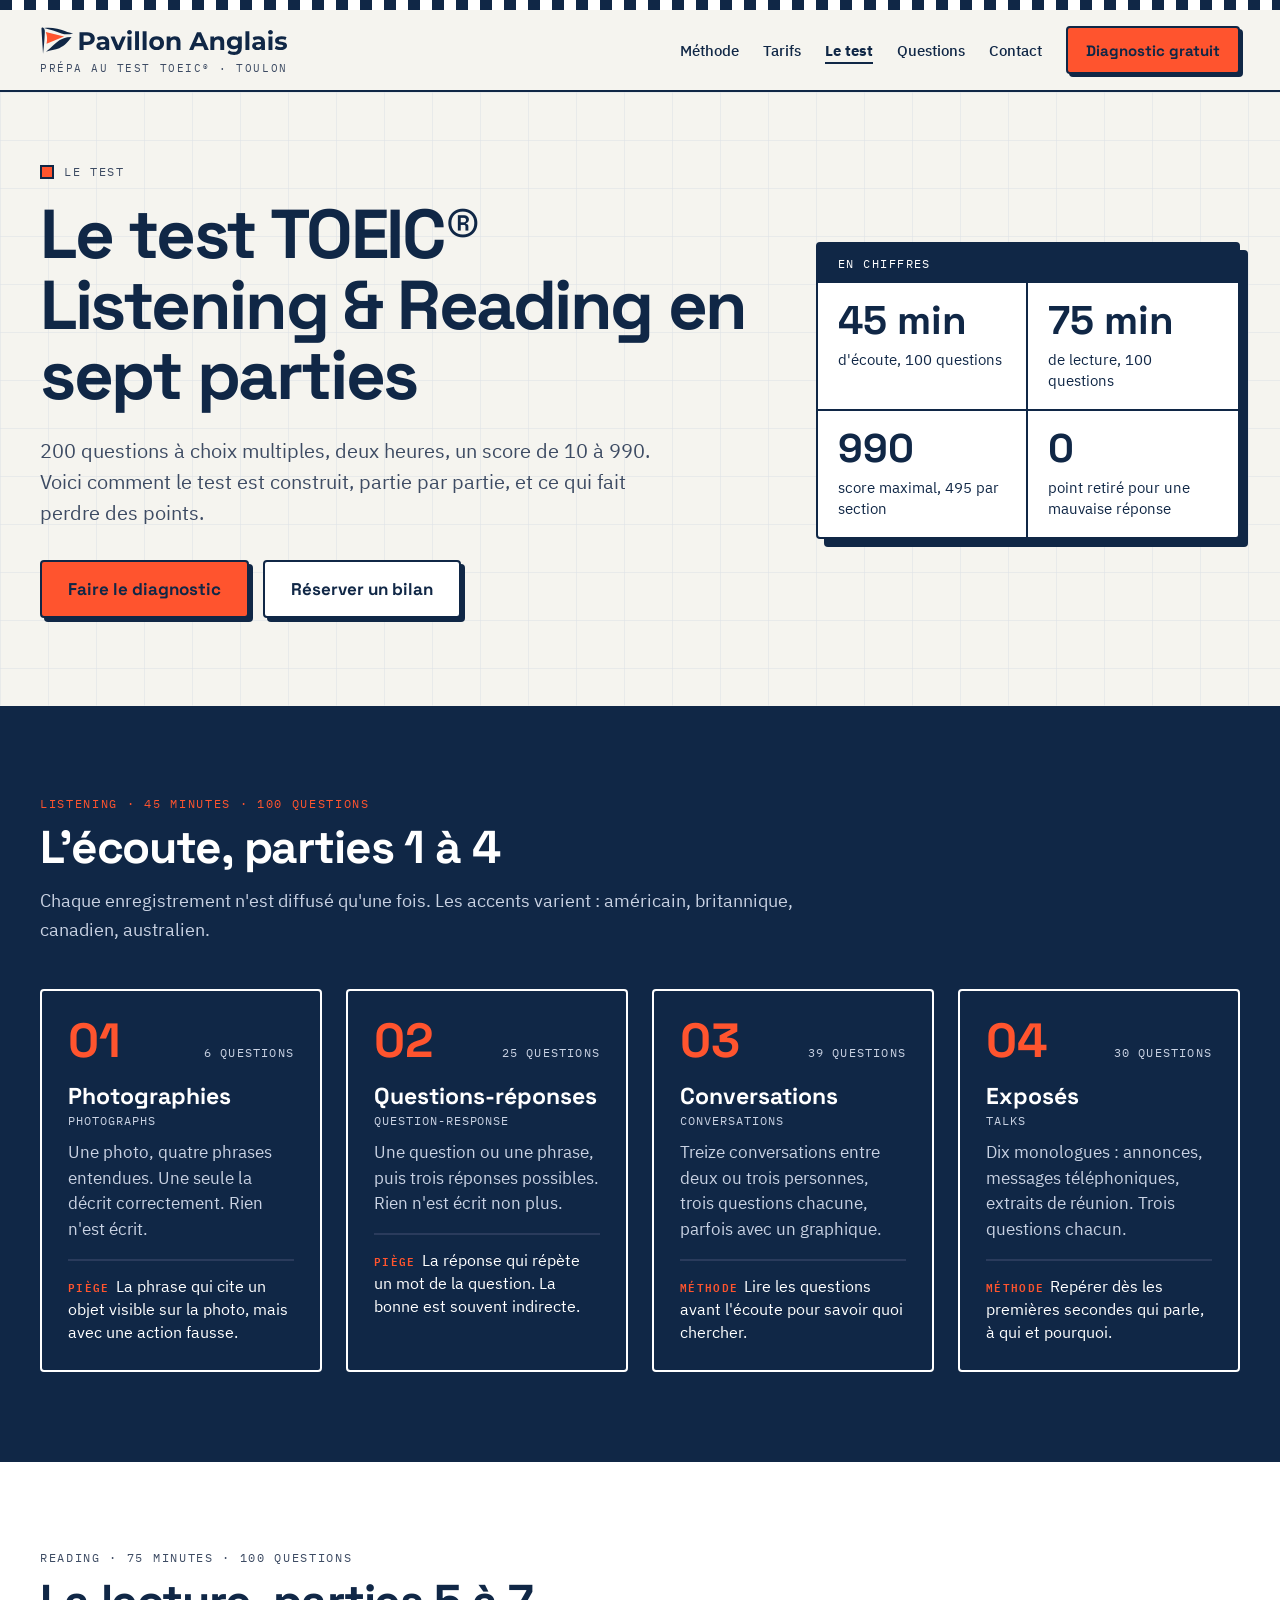
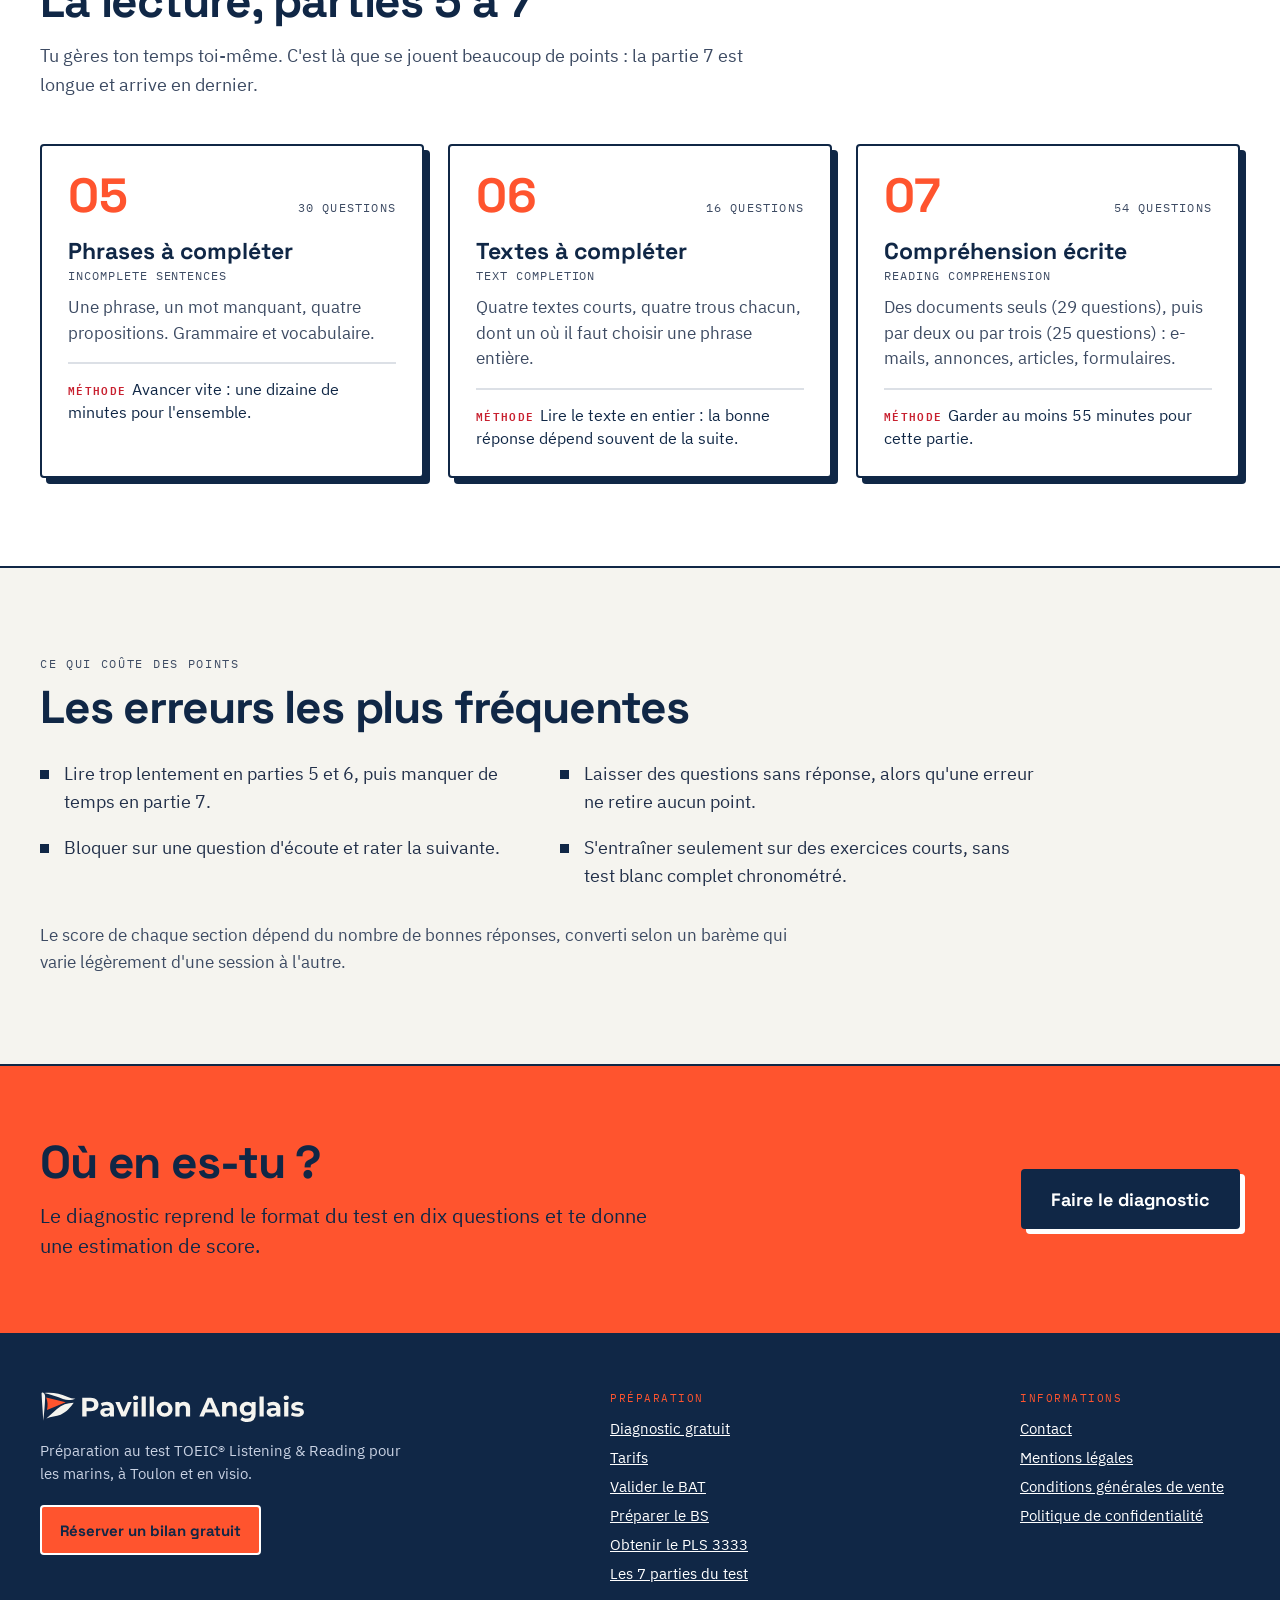
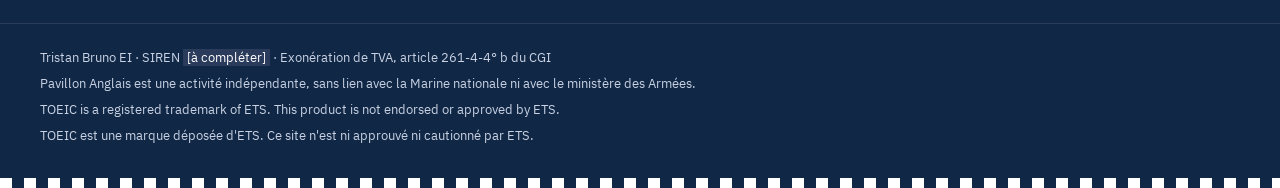
<file: guide.html>
<!doctype html>
<html lang="fr">
<head>
<meta charset="utf-8">
<meta name="viewport" content="width=device-width, initial-scale=1">
<title>Le test TOEIC® Listening & Reading en sept parties, Pavillon Anglais</title>
<meta name="description" content="Les sept parties du test TOEIC® Listening & Reading : format, nombre de questions, pièges et méthode pour chaque partie.">
<meta name="robots" content="noindex, nofollow">
<meta property="og:type" content="website">
<meta property="og:locale" content="fr_FR">
<meta property="og:site_name" content="Pavillon Anglais">
<meta property="og:title" content="Le test TOEIC® Listening & Reading en sept parties, Pavillon Anglais">
<meta property="og:description" content="Les sept parties du test TOEIC® Listening & Reading : format, nombre de questions, pièges et méthode pour chaque partie.">
<meta name="theme-color" content="#102746">
<link rel="icon" href="assets/img/favicon.svg" type="image/svg+xml">
<link rel="apple-touch-icon" href="assets/img/apple-touch-icon.png">
<link rel="stylesheet" href="assets/css/fonts.css">
<link rel="stylesheet" href="assets/css/site.css">
<style>
body{margin:0;background:#F5F4EF}
a{color:#102746}a:hover{color:#102746}
.obj .eyebrow{margin:0;display:flex;align-items:center;gap:10px;font-family:'IBM Plex Mono',ui-monospace,monospace;font-size:12px;letter-spacing:0.14em;color:#3D4B63}
.obj .eyebrow i{display:inline-block;width:10px;height:10px;background:#FF542E;border:2px solid #102746}
.obj h1{margin:20px 0 0;font-family:'Space Grotesk',system-ui,sans-serif;font-weight:700;font-size:clamp(40px,5.4vw,72px);line-height:1.02;letter-spacing:-0.035em}
.obj h2{margin:12px 0 0;font-family:'Space Grotesk',system-ui,sans-serif;font-weight:700;font-size:clamp(30px,3.6vw,46px);line-height:1.06;letter-spacing:-0.025em}
.obj .lead{margin:24px 0 0;max-width:620px;font-size:20px;line-height:1.55;color:#3D4B63}
.obj .btn{display:inline-flex;align-items:center;min-height:54px;padding:0 26px;background:#FF542E;color:#102746;border:2px solid #102746;border-radius:4px;box-shadow:4px 4px 0 #102746;font-family:'Space Grotesk',system-ui,sans-serif;font-weight:700;font-size:17px;text-decoration:none}
.obj .btn.blanc{background:#FFFFFF}
.obj .parties{display:grid;grid-template-columns:repeat(auto-fit,minmax(260px,1fr));gap:24px;margin-top:44px}
.obj .partie{display:flex;flex-direction:column;border-radius:4px;padding:26px}
.obj .partie .num{margin:0;display:flex;align-items:baseline;justify-content:space-between;gap:12px}
.obj .partie .num b{font-family:'Space Grotesk',system-ui,sans-serif;font-weight:700;font-size:48px;line-height:1;color:#FF542E}
.obj .partie .num span{font-family:'IBM Plex Mono',ui-monospace,monospace;font-size:12px;letter-spacing:0.1em}
.obj .partie h3{margin:18px 0 0;font-family:'Space Grotesk',system-ui,sans-serif;font-weight:700;font-size:23px;line-height:1.15}
.obj .partie .en{margin:4px 0 0;font-family:'IBM Plex Mono',ui-monospace,monospace;font-size:12px;letter-spacing:0.08em}
.obj .partie p.desc{margin:12px 0 0;font-size:16.5px;line-height:1.55}
.obj .partie p.astuce{margin:16px 0 0;padding-top:14px;font-size:15.5px;line-height:1.5}
.obj .partie p.astuce strong{font-family:'IBM Plex Mono',ui-monospace,monospace;font-size:11px;font-weight:600;letter-spacing:0.12em;margin-right:6px}
.obj .sombre .partie{border:2px solid #FFFFFF}
.obj .sombre .partie .num span,.obj .sombre .partie .en{color:#C9D2E3}
.obj .sombre .partie p.desc{color:#C9D2E3}
.obj .sombre .partie p.astuce{border-top:2px solid #2A3B5C;color:#FFFFFF}
.obj .sombre .partie p.astuce strong{color:#FF542E}
.obj .clair .partie{background:#FFFFFF;border:2px solid #102746;box-shadow:6px 6px 0 #102746}
.obj .clair .partie .num span,.obj .clair .partie .en{color:#3D4B63}
.obj .clair .partie p.desc{color:#3D4B63}
.obj .clair .partie p.astuce{border-top:2px solid #DCE0E6;color:#102746}
.obj .clair .partie p.astuce strong{color:#C8202F}
.obj .liste{list-style:none;margin:28px 0 0;padding:0;display:grid;grid-template-columns:repeat(auto-fit,minmax(min(100%,380px),1fr));gap:18px 40px;max-width:1000px}
.obj .liste li{position:relative;padding-left:24px;font-size:18px;line-height:1.55;color:#22304A}
.obj .liste li::before{content:"";position:absolute;left:0;top:10px;width:9px;height:9px;background:#102746}
</style>
</head>
<body>
<div class="obj" style="font-family:'IBM Plex Sans',system-ui,sans-serif; color:#102746; background:#F5F4EF; min-height:100vh">

<div style="width:100%; font-family:'IBM Plex Sans',system-ui,sans-serif; color:#102746; background:#F5F4EF">
<svg width="100%" height="10" aria-hidden="true" style="display:block"><defs><pattern id="echelle-entete" width="24" height="10" patternUnits="userSpaceOnUse"><rect x="0" y="0" width="12" height="10" fill="#102746"></rect><rect x="12" y="0" width="12" height="10" fill="#FFFFFF"></rect></pattern></defs><rect x="0" y="0" width="100%" height="10" fill="url(#echelle-entete)"></rect></svg>
<header style="border-bottom:2px solid #102746; background:#F5F4EF">
<div style="max-width:1200px; margin:0 auto; padding:16px 24px; display:flex; align-items:center; justify-content:space-between; gap:16px; flex-wrap:wrap">
<a href="index.html" aria-label="Pavillon Anglais, accueil" style="display:flex; flex-direction:column; align-items:flex-start; gap:7px; text-decoration:none; color:#102746">
<svg width="248" height="30" viewBox="-4.0 -25.0 987.1 119.2" aria-hidden="true" style="display:block; flex:none"><g transform="translate(-4.52 -25.52) scale(0.22604)"><path d="M28 40 C28 28 46 24 60 34 C80 48 89 72 87 110 C83 232 70 372 56 492 C50 380 36 200 28 40 Z" fill="#102746"/><path d="M72 36 C200 20 340 46 440 92 C500 120 545 128 586 128 C525 153 450 157 380 133 C290 101 180 59 72 36 Z" fill="#102746"/><path d="M104 108 L426 186 L118 314 C134 240 130 170 104 108 Z" fill="#FF542E"/><path d="M558 196 C452 196 362 230 282 300 C212 360 152 420 108 454 C180 422 270 422 342 392 C442 347 502 272 558 196 Z" fill="#102746"/></g><path d="M153.29583333333335 70.0V0.0H183.59583333333333Q192.99583333333334 0.0 199.79583333333335 3.049999999999997Q206.59583333333333 6.099999999999994 210.29583333333335 11.799999999999997Q213.99583333333334 17.5 213.99583333333334 25.4Q213.99583333333334 33.199999999999996 210.29583333333335 38.89999999999999Q206.59583333333333 44.599999999999994 199.79583333333335 47.65Q192.99583333333334 50.7 183.59583333333333 50.7H162.29583333333335L169.49583333333334 43.4V70.0ZM169.49583333333334 45.2 162.29583333333335 37.5H182.69583333333333Q190.19583333333333 37.5 193.89583333333331 34.3Q197.59583333333333 31.099999999999994 197.59583333333333 25.4Q197.59583333333333 19.599999999999994 193.89583333333331 16.399999999999995Q190.19583333333333 13.199999999999996 182.69583333333333 13.199999999999996H162.29583333333335L169.49583333333334 5.5ZM256.8958333333333 70.0V59.5L255.89583333333331 57.2V38.4Q255.89583333333331 33.4 252.8458333333333 30.599999999999998Q249.79583333333332 27.799999999999997 243.49583333333334 27.799999999999997Q239.19583333333333 27.799999999999997 235.04583333333332 29.15Q230.89583333333331 30.5 227.99583333333334 32.8L222.39583333333331 21.9Q226.79583333333332 18.799999999999997 232.99583333333334 17.099999999999998Q239.19583333333333 15.399999999999999 245.59583333333333 15.399999999999999Q257.8958333333333 15.399999999999999 264.6958333333333 21.2Q271.49583333333334 27.0 271.49583333333334 39.3V70.0ZM240.49583333333334 70.8Q234.19583333333333 70.8 229.69583333333333 68.65Q225.19583333333333 66.5 222.79583333333332 62.8Q220.39583333333331 59.1 220.39583333333331 54.5Q220.39583333333331 49.7 222.74583333333334 46.1Q225.09583333333333 42.5 230.19583333333333 40.45Q235.29583333333332 38.4 243.49583333333334 38.4H257.79583333333335V47.5H245.19583333333333Q239.69583333333333 47.5 237.64583333333331 49.3Q235.59583333333333 51.099999999999994 235.59583333333333 53.8Q235.59583333333333 56.8 237.94583333333333 58.55Q240.29583333333332 60.3 244.39583333333331 60.3Q248.29583333333332 60.3 251.39583333333331 58.45Q254.49583333333334 56.6 255.89583333333331 53.0L258.29583333333335 60.2Q256.5958333333333 65.4 252.0958333333333 68.1Q247.59583333333333 70.8 240.49583333333334 70.8ZM299.1958333333334 70.0 276.59583333333336 16.199999999999996H292.6958333333334L311.4958333333334 62.5H303.4958333333334L322.9958333333334 16.199999999999996H337.9958333333334L315.29583333333335 70.0ZM344.3958333333333 70.0V16.199999999999996H359.99583333333334V70.0ZM352.1958333333333 8.699999999999996Q347.8958333333333 8.699999999999996 345.1958333333333 6.199999999999999Q342.49583333333334 3.700000000000003 342.49583333333334 0.0Q342.49583333333334 -3.700000000000003 345.1958333333333 -6.200000000000003Q347.8958333333333 -8.700000000000003 352.1958333333333 -8.700000000000003Q356.49583333333334 -8.700000000000003 359.1958333333333 -6.350000000000001Q361.8958333333333 -4.0 361.8958333333333 -0.29999999999999716Q361.8958333333333 3.5999999999999943 359.2458333333333 6.149999999999995Q356.5958333333333 8.699999999999996 352.1958333333333 8.699999999999996ZM374.49583333333334 70.0V-4.200000000000003H390.09583333333336V70.0ZM404.59583333333336 70.0V-4.200000000000003H420.1958333333334V70.0ZM460.29583333333335 70.8Q451.6958333333333 70.8 445.04583333333335 67.2Q438.3958333333333 63.6 434.54583333333335 57.349999999999994Q430.6958333333333 51.099999999999994 430.6958333333333 43.099999999999994Q430.6958333333333 35.0 434.54583333333335 28.75Q438.3958333333333 22.5 445.04583333333335 18.95Q451.6958333333333 15.399999999999999 460.29583333333335 15.399999999999999Q468.79583333333335 15.399999999999999 475.49583333333334 18.95Q482.1958333333333 22.5 485.99583333333334 28.7Q489.79583333333335 34.9 489.79583333333335 43.099999999999994Q489.79583333333335 51.099999999999994 485.99583333333334 57.349999999999994Q482.1958333333333 63.6 475.49583333333334 67.2Q468.79583333333335 70.8 460.29583333333335 70.8ZM460.29583333333335 58.0Q464.1958333333333 58.0 467.29583333333335 56.2Q470.39583333333337 54.4 472.1958333333333 51.05Q473.99583333333334 47.7 473.99583333333334 43.099999999999994Q473.99583333333334 38.4 472.1958333333333 35.099999999999994Q470.39583333333337 31.799999999999997 467.29583333333335 29.999999999999996Q464.1958333333333 28.199999999999996 460.29583333333335 28.199999999999996Q456.3958333333333 28.199999999999996 453.29583333333335 29.999999999999996Q450.1958333333333 31.799999999999997 448.3458333333333 35.099999999999994Q446.49583333333334 38.4 446.49583333333334 43.099999999999994Q446.49583333333334 47.7 448.3458333333333 51.05Q450.1958333333333 54.4 453.29583333333335 56.2Q456.3958333333333 58.0 460.29583333333335 58.0ZM500.1958333333333 70.0V16.199999999999996H515.0958333333333V31.099999999999994L512.2958333333333 26.599999999999994Q515.1958333333333 21.199999999999996 520.5958333333333 18.299999999999997Q525.9958333333334 15.399999999999999 532.8958333333334 15.399999999999999Q539.2958333333333 15.399999999999999 544.3458333333333 17.95Q549.3958333333334 20.5 552.2958333333333 25.75Q555.1958333333333 31.0 555.1958333333333 39.2V70.0H539.5958333333333V41.599999999999994Q539.5958333333333 35.1 536.7458333333334 32.0Q533.8958333333334 28.9 528.6958333333333 28.9Q524.9958333333334 28.9 522.0458333333333 30.45Q519.0958333333333 32.0 517.4458333333333 35.2Q515.7958333333333 38.4 515.7958333333333 43.4V70.0ZM589.4958333333334 70.0 620.6958333333333 0.0H636.6958333333333L667.9958333333334 70.0H650.9958333333334L625.3958333333334 8.199999999999996H631.7958333333333L606.0958333333334 70.0ZM605.0958333333334 55.0 609.3958333333334 42.7H645.3958333333334L649.7958333333333 55.0ZM674.1958333333334 70.0V16.199999999999996H689.0958333333334V31.099999999999994L686.2958333333333 26.599999999999994Q689.1958333333334 21.199999999999996 694.5958333333334 18.299999999999997Q699.9958333333334 15.399999999999999 706.8958333333334 15.399999999999999Q713.2958333333333 15.399999999999999 718.3458333333333 17.95Q723.3958333333334 20.5 726.2958333333333 25.75Q729.1958333333334 31.0 729.1958333333334 39.2V70.0H713.5958333333334V41.599999999999994Q713.5958333333334 35.1 710.7458333333334 32.0Q707.8958333333334 28.9 702.6958333333334 28.9Q698.9958333333334 28.9 696.0458333333333 30.45Q693.0958333333334 32.0 691.4458333333334 35.2Q689.7958333333333 38.4 689.7958333333333 43.4V70.0ZM768.9958333333334 90.2Q761.3958333333334 90.2 754.3458333333333 88.35Q747.2958333333333 86.5 742.5958333333334 82.8L748.7958333333333 71.6Q752.1958333333334 74.4 757.4458333333334 76.05000000000001Q762.6958333333334 77.7 767.7958333333333 77.7Q776.0958333333334 77.7 779.8458333333334 74.0Q783.5958333333334 70.3 783.5958333333334 63.0V54.9L784.5958333333334 41.4L784.3958333333334 27.799999999999997V16.199999999999996H799.1958333333334V61.0Q799.1958333333334 76.0 791.3958333333335 83.1Q783.5958333333334 90.2 768.9958333333334 90.2ZM766.5958333333334 67.4Q759.0958333333334 67.4 753.0458333333333 64.15Q746.9958333333334 60.9 743.3458333333334 55.05Q739.6958333333334 49.2 739.6958333333334 41.4Q739.6958333333334 33.5 743.3458333333334 27.65Q746.9958333333334 21.799999999999997 753.0458333333333 18.599999999999998Q759.0958333333334 15.399999999999999 766.5958333333334 15.399999999999999Q773.3958333333334 15.399999999999999 778.5958333333333 18.15Q783.7958333333333 20.9 786.6958333333334 26.65Q789.5958333333334 32.4 789.5958333333334 41.4Q789.5958333333334 50.3 786.6958333333334 56.05Q783.7958333333333 61.8 778.5958333333333 64.6Q773.3958333333334 67.4 766.5958333333334 67.4ZM769.6958333333334 54.6Q773.7958333333333 54.6 776.9958333333334 52.95Q780.1958333333334 51.3 781.9958333333334 48.3Q783.7958333333333 45.3 783.7958333333333 41.4Q783.7958333333333 37.4 781.9958333333334 34.45Q780.1958333333334 31.5 776.9958333333334 29.849999999999998Q773.7958333333333 28.199999999999996 769.6958333333334 28.199999999999996Q765.5958333333334 28.199999999999996 762.3958333333335 29.849999999999998Q759.1958333333334 31.5 757.3458333333334 34.45Q755.4958333333334 37.4 755.4958333333334 41.4Q755.4958333333334 45.3 757.3458333333334 48.3Q759.1958333333334 51.3 762.3958333333335 52.95Q765.5958333333334 54.6 769.6958333333334 54.6ZM813.6958333333334 70.0V-4.200000000000003H829.2958333333333V70.0ZM876.7958333333333 70.0V59.5L875.7958333333333 57.2V38.4Q875.7958333333333 33.4 872.7458333333334 30.599999999999998Q869.6958333333333 27.799999999999997 863.3958333333333 27.799999999999997Q859.0958333333333 27.799999999999997 854.9458333333333 29.15Q850.7958333333333 30.5 847.8958333333333 32.8L842.2958333333333 21.9Q846.6958333333333 18.799999999999997 852.8958333333333 17.099999999999998Q859.0958333333333 15.399999999999999 865.4958333333333 15.399999999999999Q877.7958333333333 15.399999999999999 884.5958333333333 21.2Q891.3958333333333 27.0 891.3958333333333 39.3V70.0ZM860.3958333333333 70.8Q854.0958333333333 70.8 849.5958333333333 68.65Q845.0958333333333 66.5 842.6958333333333 62.8Q840.2958333333333 59.1 840.2958333333333 54.5Q840.2958333333333 49.7 842.6458333333333 46.1Q844.9958333333333 42.5 850.0958333333333 40.45Q855.1958333333333 38.4 863.3958333333333 38.4H877.6958333333333V47.5H865.0958333333333Q859.5958333333333 47.5 857.5458333333333 49.3Q855.4958333333333 51.099999999999994 855.4958333333333 53.8Q855.4958333333333 56.8 857.8458333333333 58.55Q860.1958333333333 60.3 864.2958333333333 60.3Q868.1958333333333 60.3 871.2958333333333 58.45Q874.3958333333333 56.6 875.7958333333333 53.0L878.1958333333333 60.2Q876.4958333333333 65.4 871.9958333333333 68.1Q867.4958333333333 70.8 860.3958333333333 70.8ZM905.4958333333334 70.0V16.199999999999996H921.0958333333333V70.0ZM913.2958333333333 8.699999999999996Q908.9958333333334 8.699999999999996 906.2958333333333 6.199999999999999Q903.5958333333333 3.700000000000003 903.5958333333333 0.0Q903.5958333333333 -3.700000000000003 906.2958333333333 -6.200000000000003Q908.9958333333334 -8.700000000000003 913.2958333333333 -8.700000000000003Q917.5958333333333 -8.700000000000003 920.2958333333333 -6.350000000000001Q922.9958333333334 -4.0 922.9958333333334 -0.29999999999999716Q922.9958333333334 3.5999999999999943 920.3458333333333 6.149999999999995Q917.6958333333333 8.699999999999996 913.2958333333333 8.699999999999996ZM953.6958333333334 70.8Q946.7958333333335 70.8 940.4458333333334 69.15Q934.0958333333335 67.5 930.3958333333335 65.0L935.5958333333335 53.8Q939.2958333333335 56.1 944.3458333333335 57.55Q949.3958333333335 59.0 954.2958333333335 59.0Q959.6958333333334 59.0 961.9458333333334 57.7Q964.1958333333334 56.4 964.1958333333334 54.1Q964.1958333333334 52.2 962.4458333333334 51.25Q960.6958333333334 50.3 957.7958333333335 49.8Q954.8958333333335 49.3 951.4458333333334 48.8Q947.9958333333335 48.3 944.4958333333335 47.449999999999996Q940.9958333333335 46.599999999999994 938.0958333333335 44.9Q935.1958333333334 43.2 933.4458333333334 40.3Q931.6958333333334 37.4 931.6958333333334 32.8Q931.6958333333334 27.699999999999996 934.6458333333335 23.799999999999997Q937.5958333333335 19.9 943.1958333333334 17.65Q948.7958333333335 15.399999999999999 956.5958333333335 15.399999999999999Q962.0958333333335 15.399999999999999 967.7958333333336 16.599999999999998Q973.4958333333335 17.799999999999997 977.2958333333335 20.099999999999994L972.0958333333335 31.199999999999996Q968.1958333333334 28.9 964.2458333333334 28.049999999999997Q960.2958333333335 27.199999999999996 956.5958333333335 27.199999999999996Q951.3958333333335 27.199999999999996 948.9958333333335 28.599999999999998Q946.5958333333335 30.0 946.5958333333335 32.199999999999996Q946.5958333333335 34.199999999999996 948.3458333333335 35.199999999999996Q950.0958333333335 36.199999999999996 952.9958333333335 36.8Q955.8958333333335 37.4 959.3458333333335 37.849999999999994Q962.7958333333335 38.3 966.2958333333335 39.199999999999996Q969.7958333333335 40.099999999999994 972.6458333333335 41.75Q975.4958333333335 43.4 977.2958333333336 46.25Q979.0958333333335 49.099999999999994 979.0958333333335 53.7Q979.0958333333335 58.7 976.0958333333335 62.550000000000004Q973.0958333333335 66.4 967.4458333333334 68.6Q961.7958333333335 70.8 953.6958333333334 70.8Z" fill="#102746"/></svg>
<span style="font-family:'IBM Plex Mono',ui-monospace,monospace; font-size:11px; letter-spacing:0.14em; color:#3D4B63; line-height:1">PRÉPA AU TEST TOEIC® · TOULON</span>
</a>
<nav aria-label="Navigation principale" style="display:flex; align-items:center; gap:24px; flex-wrap:wrap">
<a href="index.html#methode" style="font-weight:500; font-size:15px; color:#102746; text-decoration:none; text-underline-offset:6px; text-decoration-thickness:2px">Méthode</a>
<a href="index.html#formules" style="font-weight:500; font-size:15px; color:#102746; text-decoration:none; text-underline-offset:6px; text-decoration-thickness:2px">Tarifs</a>
<a href="guide.html" aria-current="page" style="font-weight:700; font-size:15px; color:#102746; text-decoration:underline; text-underline-offset:6px; text-decoration-thickness:2px">Le test</a>
<a href="index.html#questions" style="font-weight:500; font-size:15px; color:#102746; text-decoration:none; text-underline-offset:6px; text-decoration-thickness:2px">Questions</a>
<a href="contact.html" style="font-weight:500; font-size:15px; color:#102746; text-decoration:none; text-underline-offset:6px; text-decoration-thickness:2px">Contact</a>
<a href="diagnostic.html" style="display:inline-flex; align-items:center; min-height:44px; padding:0 18px; background:#FF542E; color:#102746; border:2px solid #102746; border-radius:4px; box-shadow:3px 3px 0 #102746; font-family:'Space Grotesk',system-ui,sans-serif; font-weight:700; font-size:15px; text-decoration:none">Diagnostic gratuit</a>
</nav>
</div>
</header>
</div>

<main>

<section aria-labelledby="titre-guide" style="position:relative; overflow:hidden; border-bottom:2px solid #102746">
<svg aria-hidden="true" width="100%" height="100%" style="position:absolute; top:0; left:0; width:100%; height:100%; display:block"><defs><pattern id="carte-guide" width="48" height="48" patternUnits="userSpaceOnUse"><path d="M48 0H0V48" fill="none" stroke="#DCE0E6" stroke-width="1"></path></pattern></defs><rect x="0" y="0" width="100%" height="100%" fill="url(#carte-guide)"></rect></svg>
<div style="position:relative; max-width:1200px; margin:0 auto; padding:72px 24px 88px; display:flex; flex-wrap:wrap; gap:56px; align-items:center">
<div style="flex:1 1 560px; min-width:0">
<p class="eyebrow"><i aria-hidden="true"></i>LE TEST</p>
<h1 id="titre-guide">Le test TOEIC® Listening &amp; Reading en sept parties</h1>
<p class="lead">200 questions à choix multiples, deux heures, un score de 10 à 990. Voici comment le test est construit, partie par partie, et ce qui fait perdre des points.</p>
<div style="display:flex; flex-wrap:wrap; gap:14px; margin-top:32px">
<a class="btn" href="diagnostic.html">Faire le diagnostic</a>
<a class="btn blanc" href="https://cal.com/tristan-bruno/bilangratuit" target="_blank" rel="noopener">Réserver un bilan</a>
</div>
</div>
<div style="flex:1 1 340px; min-width:0; max-width:420px; background:#FFFFFF; border:2px solid #102746; border-radius:4px; box-shadow:8px 8px 0 #102746">
<p style="margin:0; padding:12px 20px; background:#102746; color:#FFFFFF; font-family:'IBM Plex Mono',ui-monospace,monospace; font-size:12px; letter-spacing:0.12em">EN CHIFFRES</p>
<div style="display:grid; grid-template-columns:repeat(2, minmax(0, 1fr))">
<div style="padding:18px 20px; border-right:2px solid #102746; border-bottom:2px solid #102746"><p style="margin:0; font-family:'Space Grotesk',system-ui,sans-serif; font-weight:700; font-size:40px; line-height:1">45 min</p><p style="margin:8px 0 0; font-size:15px; line-height:1.4">d'écoute, 100 questions</p></div>
<div style="padding:18px 20px; border-bottom:2px solid #102746"><p style="margin:0; font-family:'Space Grotesk',system-ui,sans-serif; font-weight:700; font-size:40px; line-height:1">75 min</p><p style="margin:8px 0 0; font-size:15px; line-height:1.4">de lecture, 100 questions</p></div>
<div style="padding:18px 20px; border-right:2px solid #102746"><p style="margin:0; font-family:'Space Grotesk',system-ui,sans-serif; font-weight:700; font-size:40px; line-height:1; color:#102746">990</p><p style="margin:8px 0 0; font-size:15px; line-height:1.4">score maximal, 495 par section</p></div>
<div style="padding:18px 20px"><p style="margin:0; font-family:'Space Grotesk',system-ui,sans-serif; font-weight:700; font-size:40px; line-height:1">0</p><p style="margin:8px 0 0; font-size:15px; line-height:1.4">point retiré pour une mauvaise réponse</p></div>
</div>
</div>
</div>
</section>

<section aria-labelledby="titre-ecoute" class="sombre" style="background:#102746; color:#FFFFFF; border-bottom:2px solid #102746">
<div style="max-width:1200px; margin:0 auto; padding:88px 24px">
<p style="margin:0; font-family:'IBM Plex Mono',ui-monospace,monospace; font-size:12px; letter-spacing:0.14em; color:#FF542E">LISTENING · 45 MINUTES · 100 QUESTIONS</p>
<h2 id="titre-ecoute">L'écoute, parties 1 à 4</h2>
<p style="margin:16px 0 0; max-width:760px; font-size:18px; line-height:1.6; color:#C9D2E3">Chaque enregistrement n'est diffusé qu'une fois. Les accents varient : américain, britannique, canadien, australien.</p>
<div class="parties">
<div class="partie">
<p class="num"><b>01</b><span>6 QUESTIONS</span></p>
<h3>Photographies</h3>
<p class="en">PHOTOGRAPHS</p>
<p class="desc">Une photo, quatre phrases entendues. Une seule la décrit correctement. Rien n'est écrit.</p>
<p class="astuce"><strong>PIÈGE</strong>La phrase qui cite un objet visible sur la photo, mais avec une action fausse.</p>
</div>
<div class="partie">
<p class="num"><b>02</b><span>25 QUESTIONS</span></p>
<h3>Questions-réponses</h3>
<p class="en">QUESTION-RESPONSE</p>
<p class="desc">Une question ou une phrase, puis trois réponses possibles. Rien n'est écrit non plus.</p>
<p class="astuce"><strong>PIÈGE</strong>La réponse qui répète un mot de la question. La bonne est souvent indirecte.</p>
</div>
<div class="partie">
<p class="num"><b>03</b><span>39 QUESTIONS</span></p>
<h3>Conversations</h3>
<p class="en">CONVERSATIONS</p>
<p class="desc">Treize conversations entre deux ou trois personnes, trois questions chacune, parfois avec un graphique.</p>
<p class="astuce"><strong>MÉTHODE</strong>Lire les questions avant l'écoute pour savoir quoi chercher.</p>
</div>
<div class="partie">
<p class="num"><b>04</b><span>30 QUESTIONS</span></p>
<h3>Exposés</h3>
<p class="en">TALKS</p>
<p class="desc">Dix monologues : annonces, messages téléphoniques, extraits de réunion. Trois questions chacun.</p>
<p class="astuce"><strong>MÉTHODE</strong>Repérer dès les premières secondes qui parle, à qui et pourquoi.</p>
</div>
</div>
</div>
</section>

<section aria-labelledby="titre-lecture" class="clair" style="background:#FFFFFF; border-bottom:2px solid #102746">
<div style="max-width:1200px; margin:0 auto; padding:88px 24px">
<p class="eyebrow">READING · 75 MINUTES · 100 QUESTIONS</p>
<h2 id="titre-lecture">La lecture, parties 5 à 7</h2>
<p style="margin:16px 0 0; max-width:760px; font-size:18px; line-height:1.6; color:#3D4B63">Tu gères ton temps toi-même. C'est là que se jouent beaucoup de points : la partie 7 est longue et arrive en dernier.</p>
<div class="parties">
<div class="partie">
<p class="num"><b>05</b><span>30 QUESTIONS</span></p>
<h3>Phrases à compléter</h3>
<p class="en">INCOMPLETE SENTENCES</p>
<p class="desc">Une phrase, un mot manquant, quatre propositions. Grammaire et vocabulaire.</p>
<p class="astuce"><strong>MÉTHODE</strong>Avancer vite : une dizaine de minutes pour l'ensemble.</p>
</div>
<div class="partie">
<p class="num"><b>06</b><span>16 QUESTIONS</span></p>
<h3>Textes à compléter</h3>
<p class="en">TEXT COMPLETION</p>
<p class="desc">Quatre textes courts, quatre trous chacun, dont un où il faut choisir une phrase entière.</p>
<p class="astuce"><strong>MÉTHODE</strong>Lire le texte en entier : la bonne réponse dépend souvent de la suite.</p>
</div>
<div class="partie">
<p class="num"><b>07</b><span>54 QUESTIONS</span></p>
<h3>Compréhension écrite</h3>
<p class="en">READING COMPREHENSION</p>
<p class="desc">Des documents seuls (29 questions), puis par deux ou par trois (25 questions) : e-mails, annonces, articles, formulaires.</p>
<p class="astuce"><strong>MÉTHODE</strong>Garder au moins 55 minutes pour cette partie.</p>
</div>
</div>
</div>
</section>

<section aria-labelledby="titre-erreurs" style="border-bottom:2px solid #102746">
<div style="max-width:1200px; margin:0 auto; padding:88px 24px">
<p class="eyebrow">CE QUI COÛTE DES POINTS</p>
<h2 id="titre-erreurs">Les erreurs les plus fréquentes</h2>
<ul class="liste">
<li>Lire trop lentement en parties 5 et 6, puis manquer de temps en partie 7.</li>
<li>Laisser des questions sans réponse, alors qu'une erreur ne retire aucun point.</li>
<li>Bloquer sur une question d'écoute et rater la suivante.</li>
<li>S'entraîner seulement sur des exercices courts, sans test blanc complet chronométré.</li>
</ul>
<p style="margin:32px 0 0; max-width:760px; font-size:17px; line-height:1.6; color:#3D4B63">Le score de chaque section dépend du nombre de bonnes réponses, converti selon un barème qui varie légèrement d'une session à l'autre.</p>
</div>
</section>

<section aria-labelledby="titre-guide-fin" style="background:#FF542E; border-bottom:2px solid #102746">
<div style="max-width:1200px; margin:0 auto; padding:72px 24px; display:flex; flex-wrap:wrap; align-items:center; justify-content:space-between; gap:32px">
<div style="min-width:0; flex:1 1 520px">
<h2 id="titre-guide-fin" style="margin:0">Où en es-tu ?</h2>
<p style="margin:14px 0 0; max-width:620px; font-size:20px; line-height:1.5">Le diagnostic reprend le format du test en dix questions et te donne une estimation de score.</p>
</div>
<div style="display:flex; flex-wrap:wrap; gap:14px">
<a href="diagnostic.html" style="display:inline-flex; align-items:center; min-height:56px; padding:0 28px; background:#102746; color:#FFFFFF; border:2px solid #102746; border-radius:4px; box-shadow:5px 5px 0 #FFFFFF; font-family:'Space Grotesk',system-ui,sans-serif; font-weight:700; font-size:18px; text-decoration:none">Faire le diagnostic</a>
</div>
</div>
</section>

</main>

<div style="width:100%; font-family:'IBM Plex Sans',system-ui,sans-serif; color:#FFFFFF; background:#102746">
<footer>
<div style="max-width:1200px; margin:0 auto; padding:56px 24px 40px; display:flex; flex-wrap:wrap; gap:40px 56px; justify-content:space-between">

<div style="flex:1 1 300px; min-width:0; max-width:380px">
<div style="display:flex; align-items:center; gap:12px">
<svg width="265" height="32" viewBox="-4.0 -25.0 987.1 119.2" role="img" aria-label="Pavillon Anglais" style="display:block; flex:none"><g transform="translate(-4.52 -25.52) scale(0.22604)"><path d="M28 40 C28 28 46 24 60 34 C80 48 89 72 87 110 C83 232 70 372 56 492 C50 380 36 200 28 40 Z" fill="#F5F4EF"/><path d="M72 36 C200 20 340 46 440 92 C500 120 545 128 586 128 C525 153 450 157 380 133 C290 101 180 59 72 36 Z" fill="#F5F4EF"/><path d="M104 108 L426 186 L118 314 C134 240 130 170 104 108 Z" fill="#FF542E"/><path d="M558 196 C452 196 362 230 282 300 C212 360 152 420 108 454 C180 422 270 422 342 392 C442 347 502 272 558 196 Z" fill="#F5F4EF"/></g><path d="M153.29583333333335 70.0V0.0H183.59583333333333Q192.99583333333334 0.0 199.79583333333335 3.049999999999997Q206.59583333333333 6.099999999999994 210.29583333333335 11.799999999999997Q213.99583333333334 17.5 213.99583333333334 25.4Q213.99583333333334 33.199999999999996 210.29583333333335 38.89999999999999Q206.59583333333333 44.599999999999994 199.79583333333335 47.65Q192.99583333333334 50.7 183.59583333333333 50.7H162.29583333333335L169.49583333333334 43.4V70.0ZM169.49583333333334 45.2 162.29583333333335 37.5H182.69583333333333Q190.19583333333333 37.5 193.89583333333331 34.3Q197.59583333333333 31.099999999999994 197.59583333333333 25.4Q197.59583333333333 19.599999999999994 193.89583333333331 16.399999999999995Q190.19583333333333 13.199999999999996 182.69583333333333 13.199999999999996H162.29583333333335L169.49583333333334 5.5ZM256.8958333333333 70.0V59.5L255.89583333333331 57.2V38.4Q255.89583333333331 33.4 252.8458333333333 30.599999999999998Q249.79583333333332 27.799999999999997 243.49583333333334 27.799999999999997Q239.19583333333333 27.799999999999997 235.04583333333332 29.15Q230.89583333333331 30.5 227.99583333333334 32.8L222.39583333333331 21.9Q226.79583333333332 18.799999999999997 232.99583333333334 17.099999999999998Q239.19583333333333 15.399999999999999 245.59583333333333 15.399999999999999Q257.8958333333333 15.399999999999999 264.6958333333333 21.2Q271.49583333333334 27.0 271.49583333333334 39.3V70.0ZM240.49583333333334 70.8Q234.19583333333333 70.8 229.69583333333333 68.65Q225.19583333333333 66.5 222.79583333333332 62.8Q220.39583333333331 59.1 220.39583333333331 54.5Q220.39583333333331 49.7 222.74583333333334 46.1Q225.09583333333333 42.5 230.19583333333333 40.45Q235.29583333333332 38.4 243.49583333333334 38.4H257.79583333333335V47.5H245.19583333333333Q239.69583333333333 47.5 237.64583333333331 49.3Q235.59583333333333 51.099999999999994 235.59583333333333 53.8Q235.59583333333333 56.8 237.94583333333333 58.55Q240.29583333333332 60.3 244.39583333333331 60.3Q248.29583333333332 60.3 251.39583333333331 58.45Q254.49583333333334 56.6 255.89583333333331 53.0L258.29583333333335 60.2Q256.5958333333333 65.4 252.0958333333333 68.1Q247.59583333333333 70.8 240.49583333333334 70.8ZM299.1958333333334 70.0 276.59583333333336 16.199999999999996H292.6958333333334L311.4958333333334 62.5H303.4958333333334L322.9958333333334 16.199999999999996H337.9958333333334L315.29583333333335 70.0ZM344.3958333333333 70.0V16.199999999999996H359.99583333333334V70.0ZM352.1958333333333 8.699999999999996Q347.8958333333333 8.699999999999996 345.1958333333333 6.199999999999999Q342.49583333333334 3.700000000000003 342.49583333333334 0.0Q342.49583333333334 -3.700000000000003 345.1958333333333 -6.200000000000003Q347.8958333333333 -8.700000000000003 352.1958333333333 -8.700000000000003Q356.49583333333334 -8.700000000000003 359.1958333333333 -6.350000000000001Q361.8958333333333 -4.0 361.8958333333333 -0.29999999999999716Q361.8958333333333 3.5999999999999943 359.2458333333333 6.149999999999995Q356.5958333333333 8.699999999999996 352.1958333333333 8.699999999999996ZM374.49583333333334 70.0V-4.200000000000003H390.09583333333336V70.0ZM404.59583333333336 70.0V-4.200000000000003H420.1958333333334V70.0ZM460.29583333333335 70.8Q451.6958333333333 70.8 445.04583333333335 67.2Q438.3958333333333 63.6 434.54583333333335 57.349999999999994Q430.6958333333333 51.099999999999994 430.6958333333333 43.099999999999994Q430.6958333333333 35.0 434.54583333333335 28.75Q438.3958333333333 22.5 445.04583333333335 18.95Q451.6958333333333 15.399999999999999 460.29583333333335 15.399999999999999Q468.79583333333335 15.399999999999999 475.49583333333334 18.95Q482.1958333333333 22.5 485.99583333333334 28.7Q489.79583333333335 34.9 489.79583333333335 43.099999999999994Q489.79583333333335 51.099999999999994 485.99583333333334 57.349999999999994Q482.1958333333333 63.6 475.49583333333334 67.2Q468.79583333333335 70.8 460.29583333333335 70.8ZM460.29583333333335 58.0Q464.1958333333333 58.0 467.29583333333335 56.2Q470.39583333333337 54.4 472.1958333333333 51.05Q473.99583333333334 47.7 473.99583333333334 43.099999999999994Q473.99583333333334 38.4 472.1958333333333 35.099999999999994Q470.39583333333337 31.799999999999997 467.29583333333335 29.999999999999996Q464.1958333333333 28.199999999999996 460.29583333333335 28.199999999999996Q456.3958333333333 28.199999999999996 453.29583333333335 29.999999999999996Q450.1958333333333 31.799999999999997 448.3458333333333 35.099999999999994Q446.49583333333334 38.4 446.49583333333334 43.099999999999994Q446.49583333333334 47.7 448.3458333333333 51.05Q450.1958333333333 54.4 453.29583333333335 56.2Q456.3958333333333 58.0 460.29583333333335 58.0ZM500.1958333333333 70.0V16.199999999999996H515.0958333333333V31.099999999999994L512.2958333333333 26.599999999999994Q515.1958333333333 21.199999999999996 520.5958333333333 18.299999999999997Q525.9958333333334 15.399999999999999 532.8958333333334 15.399999999999999Q539.2958333333333 15.399999999999999 544.3458333333333 17.95Q549.3958333333334 20.5 552.2958333333333 25.75Q555.1958333333333 31.0 555.1958333333333 39.2V70.0H539.5958333333333V41.599999999999994Q539.5958333333333 35.1 536.7458333333334 32.0Q533.8958333333334 28.9 528.6958333333333 28.9Q524.9958333333334 28.9 522.0458333333333 30.45Q519.0958333333333 32.0 517.4458333333333 35.2Q515.7958333333333 38.4 515.7958333333333 43.4V70.0ZM589.4958333333334 70.0 620.6958333333333 0.0H636.6958333333333L667.9958333333334 70.0H650.9958333333334L625.3958333333334 8.199999999999996H631.7958333333333L606.0958333333334 70.0ZM605.0958333333334 55.0 609.3958333333334 42.7H645.3958333333334L649.7958333333333 55.0ZM674.1958333333334 70.0V16.199999999999996H689.0958333333334V31.099999999999994L686.2958333333333 26.599999999999994Q689.1958333333334 21.199999999999996 694.5958333333334 18.299999999999997Q699.9958333333334 15.399999999999999 706.8958333333334 15.399999999999999Q713.2958333333333 15.399999999999999 718.3458333333333 17.95Q723.3958333333334 20.5 726.2958333333333 25.75Q729.1958333333334 31.0 729.1958333333334 39.2V70.0H713.5958333333334V41.599999999999994Q713.5958333333334 35.1 710.7458333333334 32.0Q707.8958333333334 28.9 702.6958333333334 28.9Q698.9958333333334 28.9 696.0458333333333 30.45Q693.0958333333334 32.0 691.4458333333334 35.2Q689.7958333333333 38.4 689.7958333333333 43.4V70.0ZM768.9958333333334 90.2Q761.3958333333334 90.2 754.3458333333333 88.35Q747.2958333333333 86.5 742.5958333333334 82.8L748.7958333333333 71.6Q752.1958333333334 74.4 757.4458333333334 76.05000000000001Q762.6958333333334 77.7 767.7958333333333 77.7Q776.0958333333334 77.7 779.8458333333334 74.0Q783.5958333333334 70.3 783.5958333333334 63.0V54.9L784.5958333333334 41.4L784.3958333333334 27.799999999999997V16.199999999999996H799.1958333333334V61.0Q799.1958333333334 76.0 791.3958333333335 83.1Q783.5958333333334 90.2 768.9958333333334 90.2ZM766.5958333333334 67.4Q759.0958333333334 67.4 753.0458333333333 64.15Q746.9958333333334 60.9 743.3458333333334 55.05Q739.6958333333334 49.2 739.6958333333334 41.4Q739.6958333333334 33.5 743.3458333333334 27.65Q746.9958333333334 21.799999999999997 753.0458333333333 18.599999999999998Q759.0958333333334 15.399999999999999 766.5958333333334 15.399999999999999Q773.3958333333334 15.399999999999999 778.5958333333333 18.15Q783.7958333333333 20.9 786.6958333333334 26.65Q789.5958333333334 32.4 789.5958333333334 41.4Q789.5958333333334 50.3 786.6958333333334 56.05Q783.7958333333333 61.8 778.5958333333333 64.6Q773.3958333333334 67.4 766.5958333333334 67.4ZM769.6958333333334 54.6Q773.7958333333333 54.6 776.9958333333334 52.95Q780.1958333333334 51.3 781.9958333333334 48.3Q783.7958333333333 45.3 783.7958333333333 41.4Q783.7958333333333 37.4 781.9958333333334 34.45Q780.1958333333334 31.5 776.9958333333334 29.849999999999998Q773.7958333333333 28.199999999999996 769.6958333333334 28.199999999999996Q765.5958333333334 28.199999999999996 762.3958333333335 29.849999999999998Q759.1958333333334 31.5 757.3458333333334 34.45Q755.4958333333334 37.4 755.4958333333334 41.4Q755.4958333333334 45.3 757.3458333333334 48.3Q759.1958333333334 51.3 762.3958333333335 52.95Q765.5958333333334 54.6 769.6958333333334 54.6ZM813.6958333333334 70.0V-4.200000000000003H829.2958333333333V70.0ZM876.7958333333333 70.0V59.5L875.7958333333333 57.2V38.4Q875.7958333333333 33.4 872.7458333333334 30.599999999999998Q869.6958333333333 27.799999999999997 863.3958333333333 27.799999999999997Q859.0958333333333 27.799999999999997 854.9458333333333 29.15Q850.7958333333333 30.5 847.8958333333333 32.8L842.2958333333333 21.9Q846.6958333333333 18.799999999999997 852.8958333333333 17.099999999999998Q859.0958333333333 15.399999999999999 865.4958333333333 15.399999999999999Q877.7958333333333 15.399999999999999 884.5958333333333 21.2Q891.3958333333333 27.0 891.3958333333333 39.3V70.0ZM860.3958333333333 70.8Q854.0958333333333 70.8 849.5958333333333 68.65Q845.0958333333333 66.5 842.6958333333333 62.8Q840.2958333333333 59.1 840.2958333333333 54.5Q840.2958333333333 49.7 842.6458333333333 46.1Q844.9958333333333 42.5 850.0958333333333 40.45Q855.1958333333333 38.4 863.3958333333333 38.4H877.6958333333333V47.5H865.0958333333333Q859.5958333333333 47.5 857.5458333333333 49.3Q855.4958333333333 51.099999999999994 855.4958333333333 53.8Q855.4958333333333 56.8 857.8458333333333 58.55Q860.1958333333333 60.3 864.2958333333333 60.3Q868.1958333333333 60.3 871.2958333333333 58.45Q874.3958333333333 56.6 875.7958333333333 53.0L878.1958333333333 60.2Q876.4958333333333 65.4 871.9958333333333 68.1Q867.4958333333333 70.8 860.3958333333333 70.8ZM905.4958333333334 70.0V16.199999999999996H921.0958333333333V70.0ZM913.2958333333333 8.699999999999996Q908.9958333333334 8.699999999999996 906.2958333333333 6.199999999999999Q903.5958333333333 3.700000000000003 903.5958333333333 0.0Q903.5958333333333 -3.700000000000003 906.2958333333333 -6.200000000000003Q908.9958333333334 -8.700000000000003 913.2958333333333 -8.700000000000003Q917.5958333333333 -8.700000000000003 920.2958333333333 -6.350000000000001Q922.9958333333334 -4.0 922.9958333333334 -0.29999999999999716Q922.9958333333334 3.5999999999999943 920.3458333333333 6.149999999999995Q917.6958333333333 8.699999999999996 913.2958333333333 8.699999999999996ZM953.6958333333334 70.8Q946.7958333333335 70.8 940.4458333333334 69.15Q934.0958333333335 67.5 930.3958333333335 65.0L935.5958333333335 53.8Q939.2958333333335 56.1 944.3458333333335 57.55Q949.3958333333335 59.0 954.2958333333335 59.0Q959.6958333333334 59.0 961.9458333333334 57.7Q964.1958333333334 56.4 964.1958333333334 54.1Q964.1958333333334 52.2 962.4458333333334 51.25Q960.6958333333334 50.3 957.7958333333335 49.8Q954.8958333333335 49.3 951.4458333333334 48.8Q947.9958333333335 48.3 944.4958333333335 47.449999999999996Q940.9958333333335 46.599999999999994 938.0958333333335 44.9Q935.1958333333334 43.2 933.4458333333334 40.3Q931.6958333333334 37.4 931.6958333333334 32.8Q931.6958333333334 27.699999999999996 934.6458333333335 23.799999999999997Q937.5958333333335 19.9 943.1958333333334 17.65Q948.7958333333335 15.399999999999999 956.5958333333335 15.399999999999999Q962.0958333333335 15.399999999999999 967.7958333333336 16.599999999999998Q973.4958333333335 17.799999999999997 977.2958333333335 20.099999999999994L972.0958333333335 31.199999999999996Q968.1958333333334 28.9 964.2458333333334 28.049999999999997Q960.2958333333335 27.199999999999996 956.5958333333335 27.199999999999996Q951.3958333333335 27.199999999999996 948.9958333333335 28.599999999999998Q946.5958333333335 30.0 946.5958333333335 32.199999999999996Q946.5958333333335 34.199999999999996 948.3458333333335 35.199999999999996Q950.0958333333335 36.199999999999996 952.9958333333335 36.8Q955.8958333333335 37.4 959.3458333333335 37.849999999999994Q962.7958333333335 38.3 966.2958333333335 39.199999999999996Q969.7958333333335 40.099999999999994 972.6458333333335 41.75Q975.4958333333335 43.4 977.2958333333336 46.25Q979.0958333333335 49.099999999999994 979.0958333333335 53.7Q979.0958333333335 58.7 976.0958333333335 62.550000000000004Q973.0958333333335 66.4 967.4458333333334 68.6Q961.7958333333335 70.8 953.6958333333334 70.8Z" fill="#F5F4EF"/></svg>
</div>
<p style="margin:16px 0 0; font-size:15px; line-height:1.55; color:#C9D2E3">Préparation au test TOEIC® Listening &amp; Reading pour les marins, à Toulon et en visio.</p>
<a href="https://cal.com/tristan-bruno/bilangratuit" target="_blank" rel="noopener" style="display:inline-flex; align-items:center; margin-top:20px; min-height:46px; padding:0 18px; background:#FF542E; color:#102746; border:2px solid #FFFFFF; border-radius:4px; font-family:'Space Grotesk',system-ui,sans-serif; font-weight:700; font-size:15px; text-decoration:none">Réserver un bilan gratuit</a>
</div>

<nav aria-label="Préparation" style="flex:0 1 220px; min-width:0">
<p style="margin:0; font-family:'IBM Plex Mono',ui-monospace,monospace; font-size:11px; letter-spacing:0.14em; color:#FF542E">PRÉPARATION</p>
<ul style="list-style:none; margin:14px 0 0; padding:0; display:flex; flex-direction:column; gap:10px; font-size:15px">
<li><a href="diagnostic.html" style="color:#FFFFFF">Diagnostic gratuit</a></li>
<li><a href="index.html#formules" style="color:#FFFFFF">Tarifs</a></li>
<li><a href="bat.html" style="color:#FFFFFF">Valider le BAT</a></li>
<li><a href="bs.html" style="color:#FFFFFF">Préparer le BS</a></li>
<li><a href="pls.html" style="color:#FFFFFF">Obtenir le PLS 3333</a></li>
<li><a href="guide.html" style="color:#FFFFFF">Les 7 parties du test</a></li>
</ul>
</nav>

<nav aria-label="Informations" style="flex:0 1 220px; min-width:0">
<p style="margin:0; font-family:'IBM Plex Mono',ui-monospace,monospace; font-size:11px; letter-spacing:0.14em; color:#FF542E">INFORMATIONS</p>
<ul style="list-style:none; margin:14px 0 0; padding:0; display:flex; flex-direction:column; gap:10px; font-size:15px">
<li><a href="contact.html" style="color:#FFFFFF">Contact</a></li>
<li><a href="mentions-legales.html" style="color:#FFFFFF">Mentions légales</a></li>
<li><a href="cgv.html" style="color:#FFFFFF">Conditions générales de vente</a></li>
<li><a href="confidentialite.html" style="color:#FFFFFF">Politique de confidentialité</a></li>
</ul>
</nav>

</div>

<div style="border-top:1px solid #2A3B5C">
<div style="max-width:1200px; margin:0 auto; padding:24px 24px 32px; display:flex; flex-direction:column; gap:6px; font-size:13px; line-height:1.55; color:#C9D2E3">
<p style="margin:0">Tristan Bruno EI · SIREN <span style="color:#FFFFFF; background:#2A3B5C; padding:0 4px">[à compléter]</span> · Exonération de TVA, article 261-4-4° b du CGI</p>
<p style="margin:0">Pavillon Anglais est une activité indépendante, sans lien avec la Marine nationale ni avec le ministère des Armées.</p>
<p style="margin:0" lang="en">TOEIC is a registered trademark of ETS. This product is not endorsed or approved by ETS.</p>
<p style="margin:0">TOEIC est une marque déposée d'ETS. Ce site n'est ni approuvé ni cautionné par ETS.</p>
</div>
</div>

<svg width="100%" height="10" aria-hidden="true" style="display:block"><defs><pattern id="echelle-pied" width="24" height="10" patternUnits="userSpaceOnUse"><rect x="0" y="0" width="12" height="10" fill="#FFFFFF"></rect><rect x="12" y="0" width="12" height="10" fill="#102746"></rect></pattern></defs><rect x="0" y="0" width="100%" height="10" fill="url(#echelle-pied)"></rect></svg>
</footer>
</div>

</div>
</body>
</html>
</file>
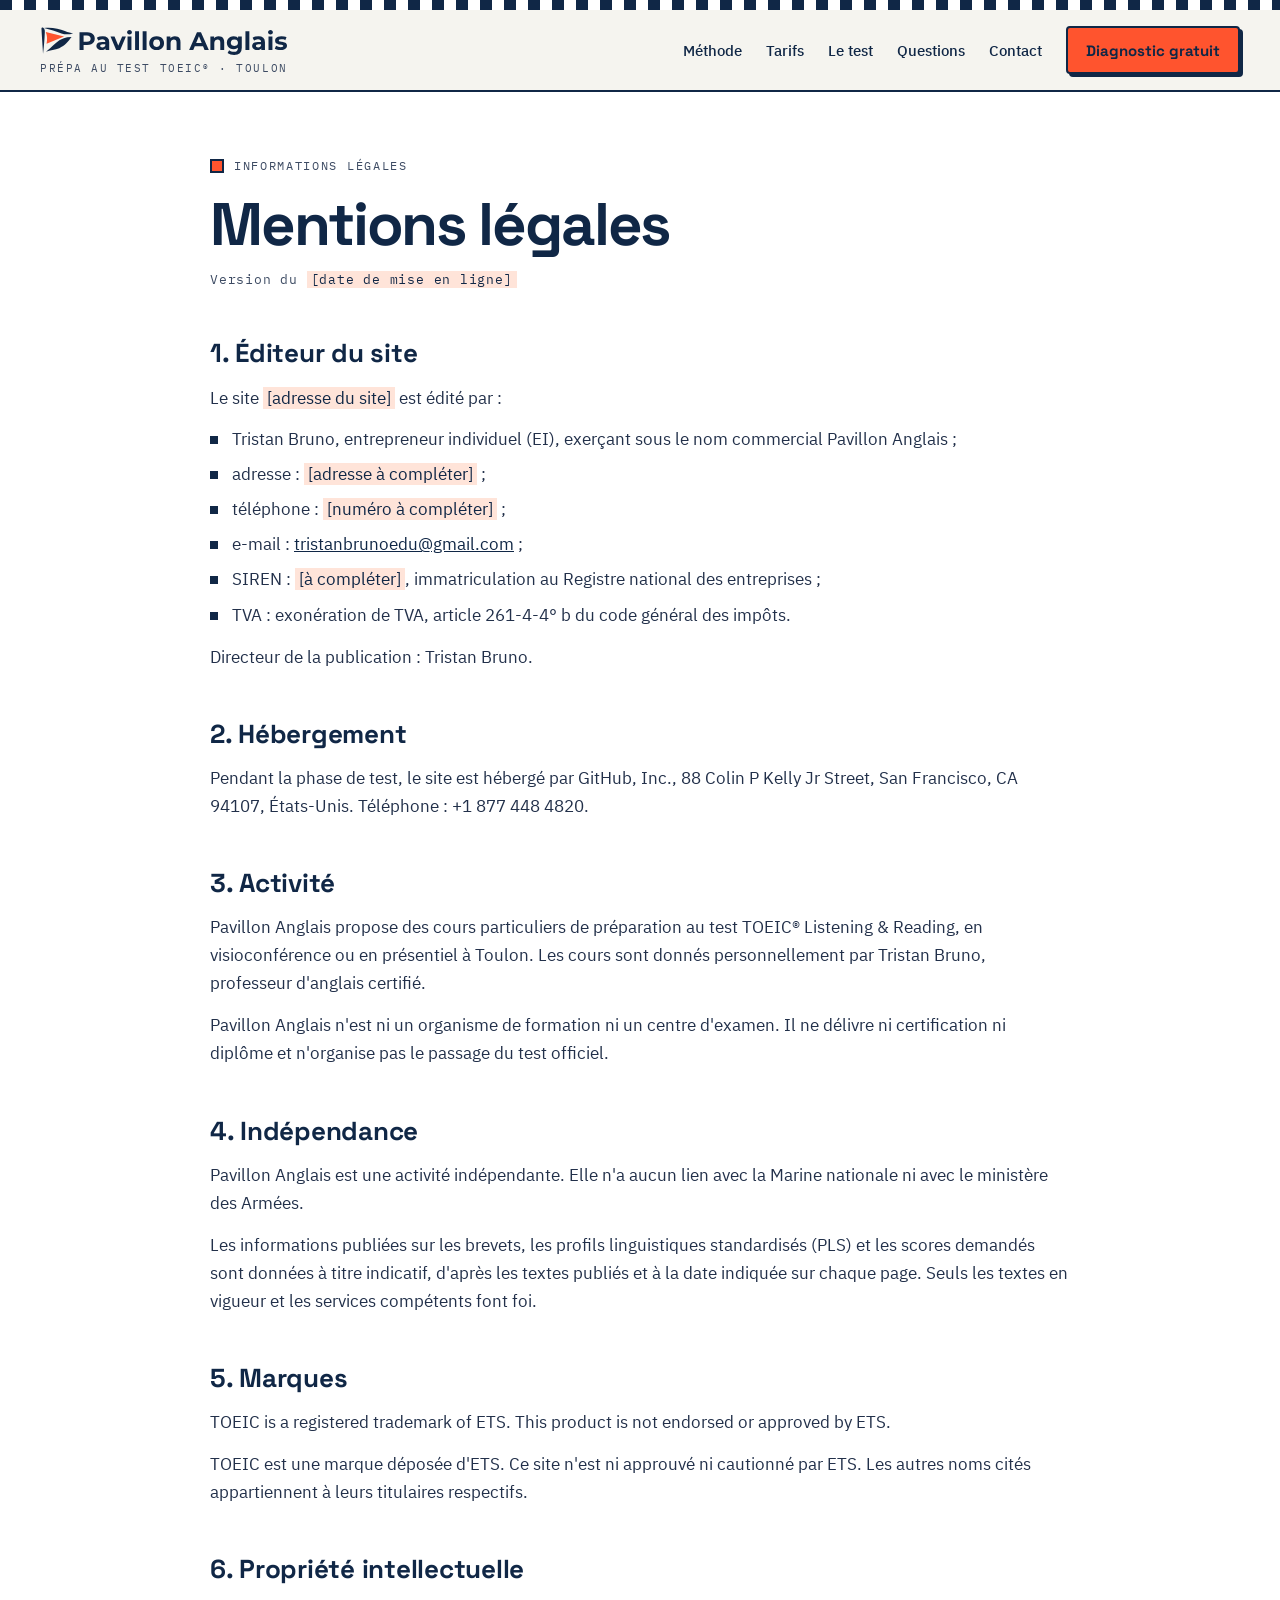
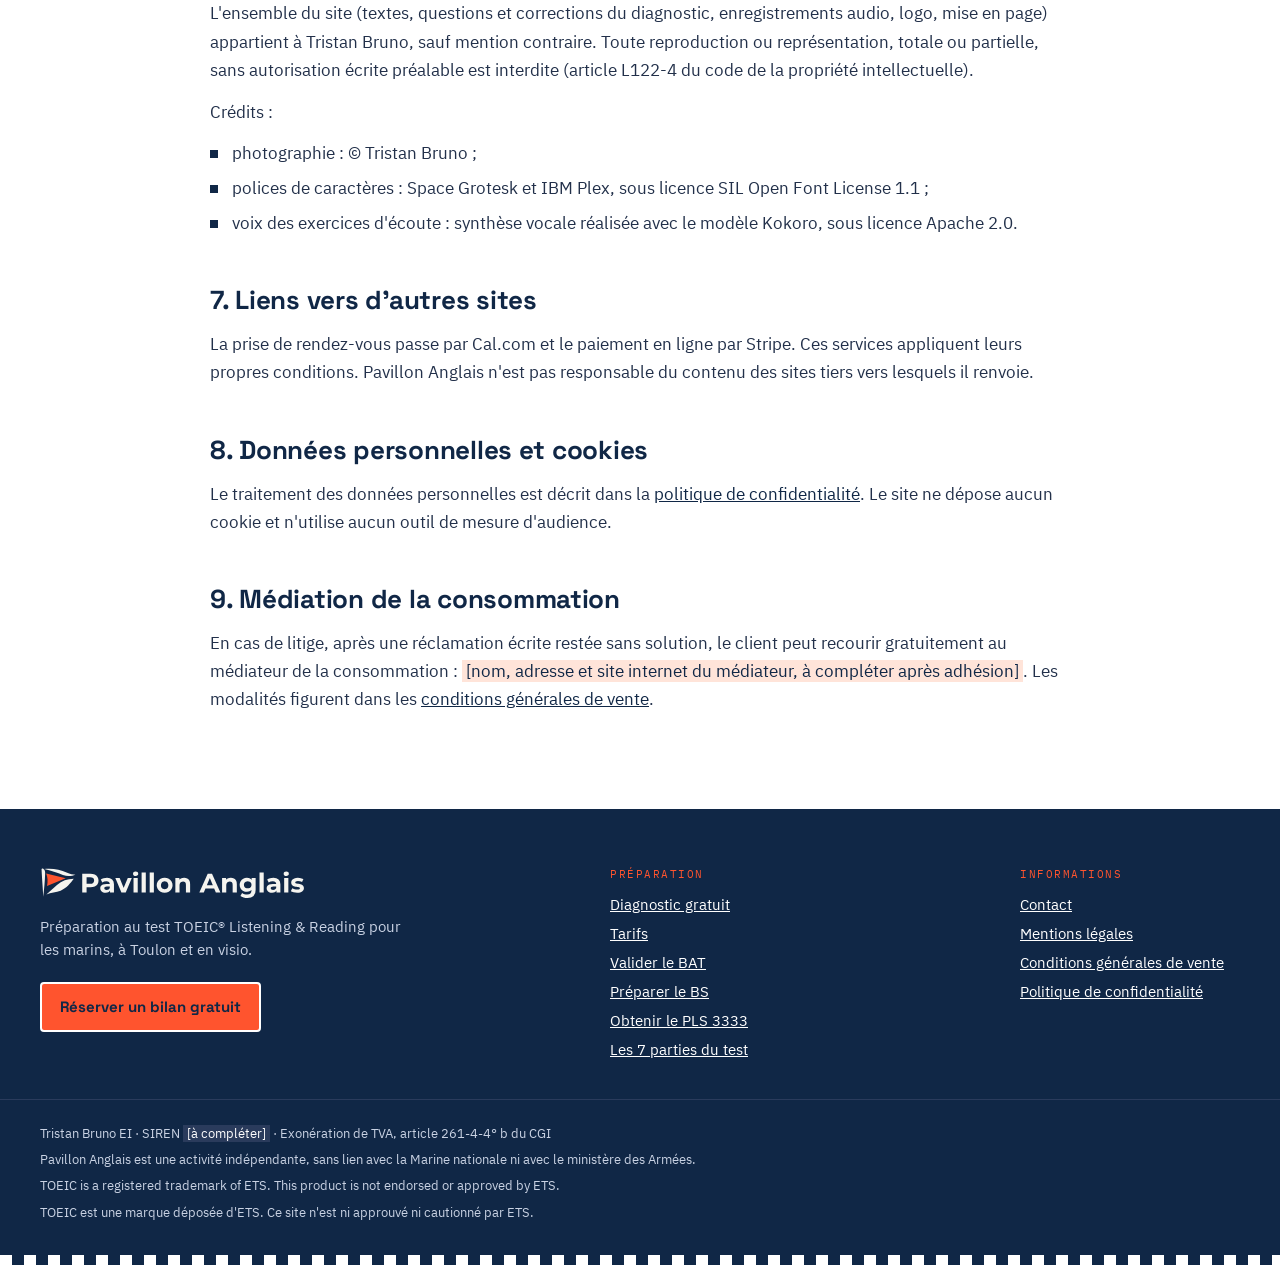
<file: mentions-legales.html>
<!doctype html>
<html lang="fr">
<head>
<meta charset="utf-8">
<meta name="viewport" content="width=device-width, initial-scale=1">
<title>Mentions légales, Pavillon Anglais</title>
<meta name="description" content="Mentions légales du site Pavillon Anglais.">
<meta name="robots" content="noindex, nofollow">
<meta property="og:type" content="website">
<meta property="og:locale" content="fr_FR">
<meta property="og:site_name" content="Pavillon Anglais">
<meta property="og:title" content="Mentions légales, Pavillon Anglais">
<meta property="og:description" content="Mentions légales du site Pavillon Anglais.">
<meta name="theme-color" content="#102746">
<link rel="icon" href="assets/img/favicon.svg" type="image/svg+xml">
<link rel="apple-touch-icon" href="assets/img/apple-touch-icon.png">
<link rel="stylesheet" href="assets/css/fonts.css">
<link rel="stylesheet" href="assets/css/site.css">
<style>
body{margin:0;background:#F5F4EF}
a{color:#102746}a:hover{color:#102746}
.legal h2{margin:48px 0 0;font-family:'Space Grotesk',system-ui,sans-serif;font-weight:700;font-size:26px;line-height:1.2;letter-spacing:-0.01em;color:#102746}
.legal p{margin:14px 0 0;font-size:17px;line-height:1.65;color:#22304A}
.legal ul{margin:14px 0 0;padding:0;list-style:none;display:flex;flex-direction:column;gap:8px}
.legal li{position:relative;padding-left:22px;font-size:17px;line-height:1.6;color:#22304A}
.legal li::before{content:"";position:absolute;left:0;top:10px;width:8px;height:8px;background:#102746}
.legal .vide{background:#FFE4D9;padding:0 4px;color:#102746}
</style>
</head>
<body>
<div style="font-family:'IBM Plex Sans',system-ui,sans-serif; color:#102746; background:#F5F4EF; min-height:100vh">

<div style="width:100%; font-family:'IBM Plex Sans',system-ui,sans-serif; color:#102746; background:#F5F4EF">
<svg width="100%" height="10" aria-hidden="true" style="display:block"><defs><pattern id="echelle-entete" width="24" height="10" patternUnits="userSpaceOnUse"><rect x="0" y="0" width="12" height="10" fill="#102746"></rect><rect x="12" y="0" width="12" height="10" fill="#FFFFFF"></rect></pattern></defs><rect x="0" y="0" width="100%" height="10" fill="url(#echelle-entete)"></rect></svg>
<header style="border-bottom:2px solid #102746; background:#F5F4EF">
<div style="max-width:1200px; margin:0 auto; padding:16px 24px; display:flex; align-items:center; justify-content:space-between; gap:16px; flex-wrap:wrap">
<a href="index.html" aria-label="Pavillon Anglais, accueil" style="display:flex; flex-direction:column; align-items:flex-start; gap:7px; text-decoration:none; color:#102746">
<svg width="248" height="30" viewBox="-4.0 -25.0 987.1 119.2" aria-hidden="true" style="display:block; flex:none"><g transform="translate(-4.52 -25.52) scale(0.22604)"><path d="M28 40 C28 28 46 24 60 34 C80 48 89 72 87 110 C83 232 70 372 56 492 C50 380 36 200 28 40 Z" fill="#102746"/><path d="M72 36 C200 20 340 46 440 92 C500 120 545 128 586 128 C525 153 450 157 380 133 C290 101 180 59 72 36 Z" fill="#102746"/><path d="M104 108 L426 186 L118 314 C134 240 130 170 104 108 Z" fill="#FF542E"/><path d="M558 196 C452 196 362 230 282 300 C212 360 152 420 108 454 C180 422 270 422 342 392 C442 347 502 272 558 196 Z" fill="#102746"/></g><path d="M153.29583333333335 70.0V0.0H183.59583333333333Q192.99583333333334 0.0 199.79583333333335 3.049999999999997Q206.59583333333333 6.099999999999994 210.29583333333335 11.799999999999997Q213.99583333333334 17.5 213.99583333333334 25.4Q213.99583333333334 33.199999999999996 210.29583333333335 38.89999999999999Q206.59583333333333 44.599999999999994 199.79583333333335 47.65Q192.99583333333334 50.7 183.59583333333333 50.7H162.29583333333335L169.49583333333334 43.4V70.0ZM169.49583333333334 45.2 162.29583333333335 37.5H182.69583333333333Q190.19583333333333 37.5 193.89583333333331 34.3Q197.59583333333333 31.099999999999994 197.59583333333333 25.4Q197.59583333333333 19.599999999999994 193.89583333333331 16.399999999999995Q190.19583333333333 13.199999999999996 182.69583333333333 13.199999999999996H162.29583333333335L169.49583333333334 5.5ZM256.8958333333333 70.0V59.5L255.89583333333331 57.2V38.4Q255.89583333333331 33.4 252.8458333333333 30.599999999999998Q249.79583333333332 27.799999999999997 243.49583333333334 27.799999999999997Q239.19583333333333 27.799999999999997 235.04583333333332 29.15Q230.89583333333331 30.5 227.99583333333334 32.8L222.39583333333331 21.9Q226.79583333333332 18.799999999999997 232.99583333333334 17.099999999999998Q239.19583333333333 15.399999999999999 245.59583333333333 15.399999999999999Q257.8958333333333 15.399999999999999 264.6958333333333 21.2Q271.49583333333334 27.0 271.49583333333334 39.3V70.0ZM240.49583333333334 70.8Q234.19583333333333 70.8 229.69583333333333 68.65Q225.19583333333333 66.5 222.79583333333332 62.8Q220.39583333333331 59.1 220.39583333333331 54.5Q220.39583333333331 49.7 222.74583333333334 46.1Q225.09583333333333 42.5 230.19583333333333 40.45Q235.29583333333332 38.4 243.49583333333334 38.4H257.79583333333335V47.5H245.19583333333333Q239.69583333333333 47.5 237.64583333333331 49.3Q235.59583333333333 51.099999999999994 235.59583333333333 53.8Q235.59583333333333 56.8 237.94583333333333 58.55Q240.29583333333332 60.3 244.39583333333331 60.3Q248.29583333333332 60.3 251.39583333333331 58.45Q254.49583333333334 56.6 255.89583333333331 53.0L258.29583333333335 60.2Q256.5958333333333 65.4 252.0958333333333 68.1Q247.59583333333333 70.8 240.49583333333334 70.8ZM299.1958333333334 70.0 276.59583333333336 16.199999999999996H292.6958333333334L311.4958333333334 62.5H303.4958333333334L322.9958333333334 16.199999999999996H337.9958333333334L315.29583333333335 70.0ZM344.3958333333333 70.0V16.199999999999996H359.99583333333334V70.0ZM352.1958333333333 8.699999999999996Q347.8958333333333 8.699999999999996 345.1958333333333 6.199999999999999Q342.49583333333334 3.700000000000003 342.49583333333334 0.0Q342.49583333333334 -3.700000000000003 345.1958333333333 -6.200000000000003Q347.8958333333333 -8.700000000000003 352.1958333333333 -8.700000000000003Q356.49583333333334 -8.700000000000003 359.1958333333333 -6.350000000000001Q361.8958333333333 -4.0 361.8958333333333 -0.29999999999999716Q361.8958333333333 3.5999999999999943 359.2458333333333 6.149999999999995Q356.5958333333333 8.699999999999996 352.1958333333333 8.699999999999996ZM374.49583333333334 70.0V-4.200000000000003H390.09583333333336V70.0ZM404.59583333333336 70.0V-4.200000000000003H420.1958333333334V70.0ZM460.29583333333335 70.8Q451.6958333333333 70.8 445.04583333333335 67.2Q438.3958333333333 63.6 434.54583333333335 57.349999999999994Q430.6958333333333 51.099999999999994 430.6958333333333 43.099999999999994Q430.6958333333333 35.0 434.54583333333335 28.75Q438.3958333333333 22.5 445.04583333333335 18.95Q451.6958333333333 15.399999999999999 460.29583333333335 15.399999999999999Q468.79583333333335 15.399999999999999 475.49583333333334 18.95Q482.1958333333333 22.5 485.99583333333334 28.7Q489.79583333333335 34.9 489.79583333333335 43.099999999999994Q489.79583333333335 51.099999999999994 485.99583333333334 57.349999999999994Q482.1958333333333 63.6 475.49583333333334 67.2Q468.79583333333335 70.8 460.29583333333335 70.8ZM460.29583333333335 58.0Q464.1958333333333 58.0 467.29583333333335 56.2Q470.39583333333337 54.4 472.1958333333333 51.05Q473.99583333333334 47.7 473.99583333333334 43.099999999999994Q473.99583333333334 38.4 472.1958333333333 35.099999999999994Q470.39583333333337 31.799999999999997 467.29583333333335 29.999999999999996Q464.1958333333333 28.199999999999996 460.29583333333335 28.199999999999996Q456.3958333333333 28.199999999999996 453.29583333333335 29.999999999999996Q450.1958333333333 31.799999999999997 448.3458333333333 35.099999999999994Q446.49583333333334 38.4 446.49583333333334 43.099999999999994Q446.49583333333334 47.7 448.3458333333333 51.05Q450.1958333333333 54.4 453.29583333333335 56.2Q456.3958333333333 58.0 460.29583333333335 58.0ZM500.1958333333333 70.0V16.199999999999996H515.0958333333333V31.099999999999994L512.2958333333333 26.599999999999994Q515.1958333333333 21.199999999999996 520.5958333333333 18.299999999999997Q525.9958333333334 15.399999999999999 532.8958333333334 15.399999999999999Q539.2958333333333 15.399999999999999 544.3458333333333 17.95Q549.3958333333334 20.5 552.2958333333333 25.75Q555.1958333333333 31.0 555.1958333333333 39.2V70.0H539.5958333333333V41.599999999999994Q539.5958333333333 35.1 536.7458333333334 32.0Q533.8958333333334 28.9 528.6958333333333 28.9Q524.9958333333334 28.9 522.0458333333333 30.45Q519.0958333333333 32.0 517.4458333333333 35.2Q515.7958333333333 38.4 515.7958333333333 43.4V70.0ZM589.4958333333334 70.0 620.6958333333333 0.0H636.6958333333333L667.9958333333334 70.0H650.9958333333334L625.3958333333334 8.199999999999996H631.7958333333333L606.0958333333334 70.0ZM605.0958333333334 55.0 609.3958333333334 42.7H645.3958333333334L649.7958333333333 55.0ZM674.1958333333334 70.0V16.199999999999996H689.0958333333334V31.099999999999994L686.2958333333333 26.599999999999994Q689.1958333333334 21.199999999999996 694.5958333333334 18.299999999999997Q699.9958333333334 15.399999999999999 706.8958333333334 15.399999999999999Q713.2958333333333 15.399999999999999 718.3458333333333 17.95Q723.3958333333334 20.5 726.2958333333333 25.75Q729.1958333333334 31.0 729.1958333333334 39.2V70.0H713.5958333333334V41.599999999999994Q713.5958333333334 35.1 710.7458333333334 32.0Q707.8958333333334 28.9 702.6958333333334 28.9Q698.9958333333334 28.9 696.0458333333333 30.45Q693.0958333333334 32.0 691.4458333333334 35.2Q689.7958333333333 38.4 689.7958333333333 43.4V70.0ZM768.9958333333334 90.2Q761.3958333333334 90.2 754.3458333333333 88.35Q747.2958333333333 86.5 742.5958333333334 82.8L748.7958333333333 71.6Q752.1958333333334 74.4 757.4458333333334 76.05000000000001Q762.6958333333334 77.7 767.7958333333333 77.7Q776.0958333333334 77.7 779.8458333333334 74.0Q783.5958333333334 70.3 783.5958333333334 63.0V54.9L784.5958333333334 41.4L784.3958333333334 27.799999999999997V16.199999999999996H799.1958333333334V61.0Q799.1958333333334 76.0 791.3958333333335 83.1Q783.5958333333334 90.2 768.9958333333334 90.2ZM766.5958333333334 67.4Q759.0958333333334 67.4 753.0458333333333 64.15Q746.9958333333334 60.9 743.3458333333334 55.05Q739.6958333333334 49.2 739.6958333333334 41.4Q739.6958333333334 33.5 743.3458333333334 27.65Q746.9958333333334 21.799999999999997 753.0458333333333 18.599999999999998Q759.0958333333334 15.399999999999999 766.5958333333334 15.399999999999999Q773.3958333333334 15.399999999999999 778.5958333333333 18.15Q783.7958333333333 20.9 786.6958333333334 26.65Q789.5958333333334 32.4 789.5958333333334 41.4Q789.5958333333334 50.3 786.6958333333334 56.05Q783.7958333333333 61.8 778.5958333333333 64.6Q773.3958333333334 67.4 766.5958333333334 67.4ZM769.6958333333334 54.6Q773.7958333333333 54.6 776.9958333333334 52.95Q780.1958333333334 51.3 781.9958333333334 48.3Q783.7958333333333 45.3 783.7958333333333 41.4Q783.7958333333333 37.4 781.9958333333334 34.45Q780.1958333333334 31.5 776.9958333333334 29.849999999999998Q773.7958333333333 28.199999999999996 769.6958333333334 28.199999999999996Q765.5958333333334 28.199999999999996 762.3958333333335 29.849999999999998Q759.1958333333334 31.5 757.3458333333334 34.45Q755.4958333333334 37.4 755.4958333333334 41.4Q755.4958333333334 45.3 757.3458333333334 48.3Q759.1958333333334 51.3 762.3958333333335 52.95Q765.5958333333334 54.6 769.6958333333334 54.6ZM813.6958333333334 70.0V-4.200000000000003H829.2958333333333V70.0ZM876.7958333333333 70.0V59.5L875.7958333333333 57.2V38.4Q875.7958333333333 33.4 872.7458333333334 30.599999999999998Q869.6958333333333 27.799999999999997 863.3958333333333 27.799999999999997Q859.0958333333333 27.799999999999997 854.9458333333333 29.15Q850.7958333333333 30.5 847.8958333333333 32.8L842.2958333333333 21.9Q846.6958333333333 18.799999999999997 852.8958333333333 17.099999999999998Q859.0958333333333 15.399999999999999 865.4958333333333 15.399999999999999Q877.7958333333333 15.399999999999999 884.5958333333333 21.2Q891.3958333333333 27.0 891.3958333333333 39.3V70.0ZM860.3958333333333 70.8Q854.0958333333333 70.8 849.5958333333333 68.65Q845.0958333333333 66.5 842.6958333333333 62.8Q840.2958333333333 59.1 840.2958333333333 54.5Q840.2958333333333 49.7 842.6458333333333 46.1Q844.9958333333333 42.5 850.0958333333333 40.45Q855.1958333333333 38.4 863.3958333333333 38.4H877.6958333333333V47.5H865.0958333333333Q859.5958333333333 47.5 857.5458333333333 49.3Q855.4958333333333 51.099999999999994 855.4958333333333 53.8Q855.4958333333333 56.8 857.8458333333333 58.55Q860.1958333333333 60.3 864.2958333333333 60.3Q868.1958333333333 60.3 871.2958333333333 58.45Q874.3958333333333 56.6 875.7958333333333 53.0L878.1958333333333 60.2Q876.4958333333333 65.4 871.9958333333333 68.1Q867.4958333333333 70.8 860.3958333333333 70.8ZM905.4958333333334 70.0V16.199999999999996H921.0958333333333V70.0ZM913.2958333333333 8.699999999999996Q908.9958333333334 8.699999999999996 906.2958333333333 6.199999999999999Q903.5958333333333 3.700000000000003 903.5958333333333 0.0Q903.5958333333333 -3.700000000000003 906.2958333333333 -6.200000000000003Q908.9958333333334 -8.700000000000003 913.2958333333333 -8.700000000000003Q917.5958333333333 -8.700000000000003 920.2958333333333 -6.350000000000001Q922.9958333333334 -4.0 922.9958333333334 -0.29999999999999716Q922.9958333333334 3.5999999999999943 920.3458333333333 6.149999999999995Q917.6958333333333 8.699999999999996 913.2958333333333 8.699999999999996ZM953.6958333333334 70.8Q946.7958333333335 70.8 940.4458333333334 69.15Q934.0958333333335 67.5 930.3958333333335 65.0L935.5958333333335 53.8Q939.2958333333335 56.1 944.3458333333335 57.55Q949.3958333333335 59.0 954.2958333333335 59.0Q959.6958333333334 59.0 961.9458333333334 57.7Q964.1958333333334 56.4 964.1958333333334 54.1Q964.1958333333334 52.2 962.4458333333334 51.25Q960.6958333333334 50.3 957.7958333333335 49.8Q954.8958333333335 49.3 951.4458333333334 48.8Q947.9958333333335 48.3 944.4958333333335 47.449999999999996Q940.9958333333335 46.599999999999994 938.0958333333335 44.9Q935.1958333333334 43.2 933.4458333333334 40.3Q931.6958333333334 37.4 931.6958333333334 32.8Q931.6958333333334 27.699999999999996 934.6458333333335 23.799999999999997Q937.5958333333335 19.9 943.1958333333334 17.65Q948.7958333333335 15.399999999999999 956.5958333333335 15.399999999999999Q962.0958333333335 15.399999999999999 967.7958333333336 16.599999999999998Q973.4958333333335 17.799999999999997 977.2958333333335 20.099999999999994L972.0958333333335 31.199999999999996Q968.1958333333334 28.9 964.2458333333334 28.049999999999997Q960.2958333333335 27.199999999999996 956.5958333333335 27.199999999999996Q951.3958333333335 27.199999999999996 948.9958333333335 28.599999999999998Q946.5958333333335 30.0 946.5958333333335 32.199999999999996Q946.5958333333335 34.199999999999996 948.3458333333335 35.199999999999996Q950.0958333333335 36.199999999999996 952.9958333333335 36.8Q955.8958333333335 37.4 959.3458333333335 37.849999999999994Q962.7958333333335 38.3 966.2958333333335 39.199999999999996Q969.7958333333335 40.099999999999994 972.6458333333335 41.75Q975.4958333333335 43.4 977.2958333333336 46.25Q979.0958333333335 49.099999999999994 979.0958333333335 53.7Q979.0958333333335 58.7 976.0958333333335 62.550000000000004Q973.0958333333335 66.4 967.4458333333334 68.6Q961.7958333333335 70.8 953.6958333333334 70.8Z" fill="#102746"/></svg>
<span style="font-family:'IBM Plex Mono',ui-monospace,monospace; font-size:11px; letter-spacing:0.14em; color:#3D4B63; line-height:1">PRÉPA AU TEST TOEIC® · TOULON</span>
</a>
<nav aria-label="Navigation principale" style="display:flex; align-items:center; gap:24px; flex-wrap:wrap">
<a href="index.html#methode" style="font-weight:500; font-size:15px; color:#102746; text-decoration:none; text-underline-offset:6px; text-decoration-thickness:2px">Méthode</a>
<a href="index.html#formules" style="font-weight:500; font-size:15px; color:#102746; text-decoration:none; text-underline-offset:6px; text-decoration-thickness:2px">Tarifs</a>
<a href="guide.html" style="font-weight:500; font-size:15px; color:#102746; text-decoration:none; text-underline-offset:6px; text-decoration-thickness:2px">Le test</a>
<a href="index.html#questions" style="font-weight:500; font-size:15px; color:#102746; text-decoration:none; text-underline-offset:6px; text-decoration-thickness:2px">Questions</a>
<a href="contact.html" style="font-weight:500; font-size:15px; color:#102746; text-decoration:none; text-underline-offset:6px; text-decoration-thickness:2px">Contact</a>
<a href="diagnostic.html" style="display:inline-flex; align-items:center; min-height:44px; padding:0 18px; background:#FF542E; color:#102746; border:2px solid #102746; border-radius:4px; box-shadow:3px 3px 0 #102746; font-family:'Space Grotesk',system-ui,sans-serif; font-weight:700; font-size:15px; text-decoration:none">Diagnostic gratuit</a>
</nav>
</div>
</header>
</div>

<main style="border-bottom:2px solid #102746; background:#FFFFFF">
<div class="legal" style="max-width:860px; margin:0 auto; padding:64px 24px 96px">
<p style="margin:0; display:flex; align-items:center; gap:10px; font-family:'IBM Plex Mono',ui-monospace,monospace; font-size:12px; letter-spacing:0.14em; color:#3D4B63"><span aria-hidden="true" style="display:inline-block; width:10px; height:10px; background:#FF542E; border:2px solid #102746"></span>INFORMATIONS LÉGALES</p>
<h1 style="margin:18px 0 0; font-family:'Space Grotesk',system-ui,sans-serif; font-weight:700; font-size:clamp(40px,5vw,60px); line-height:1.02; letter-spacing:-0.035em">Mentions légales</h1>
<p style="font-family:'IBM Plex Mono',ui-monospace,monospace; font-size:13px; letter-spacing:0.06em; color:#3D4B63">Version du <span class="vide">[date de mise en ligne]</span></p>

<h2>1. Éditeur du site</h2>
<p>Le site <span class="vide">[adresse du site]</span> est édité par :</p>
<ul>
<li>Tristan Bruno, entrepreneur individuel (EI), exerçant sous le nom commercial Pavillon Anglais ;</li>
<li>adresse : <span class="vide">[adresse à compléter]</span> ;</li>
<li>téléphone : <span class="vide">[numéro à compléter]</span> ;</li>
<li>e-mail : <a href="mailto:tristanbrunoedu@gmail.com">tristanbrunoedu@gmail.com</a> ;</li>
<li>SIREN : <span class="vide">[à compléter]</span>, immatriculation au Registre national des entreprises ;</li>
<li>TVA : exonération de TVA, article 261-4-4° b du code général des impôts.</li>
</ul>
<p>Directeur de la publication : Tristan Bruno.</p>

<h2>2. Hébergement</h2>
<p>Pendant la phase de test, le site est hébergé par GitHub, Inc., 88 Colin P Kelly Jr Street, San Francisco, CA 94107, États-Unis. Téléphone : +1 877 448 4820.</p>

<h2>3. Activité</h2>
<p>Pavillon Anglais propose des cours particuliers de préparation au test TOEIC® Listening &amp; Reading, en visioconférence ou en présentiel à Toulon. Les cours sont donnés personnellement par Tristan Bruno, professeur d'anglais certifié.</p>
<p>Pavillon Anglais n'est ni un organisme de formation ni un centre d'examen. Il ne délivre ni certification ni diplôme et n'organise pas le passage du test officiel.</p>

<h2>4. Indépendance</h2>
<p>Pavillon Anglais est une activité indépendante. Elle n'a aucun lien avec la Marine nationale ni avec le ministère des Armées.</p>
<p>Les informations publiées sur les brevets, les profils linguistiques standardisés (PLS) et les scores demandés sont données à titre indicatif, d'après les textes publiés et à la date indiquée sur chaque page. Seuls les textes en vigueur et les services compétents font foi.</p>

<h2>5. Marques</h2>
<p lang="en">TOEIC is a registered trademark of ETS. This product is not endorsed or approved by ETS.</p>
<p>TOEIC est une marque déposée d'ETS. Ce site n'est ni approuvé ni cautionné par ETS. Les autres noms cités appartiennent à leurs titulaires respectifs.</p>

<h2>6. Propriété intellectuelle</h2>
<p>L'ensemble du site (textes, questions et corrections du diagnostic, enregistrements audio, logo, mise en page) appartient à Tristan Bruno, sauf mention contraire. Toute reproduction ou représentation, totale ou partielle, sans autorisation écrite préalable est interdite (article L122-4 du code de la propriété intellectuelle).</p>
<p>Crédits :</p>
<ul>
<li>photographie : © Tristan Bruno ;</li>
<li>polices de caractères : Space Grotesk et IBM Plex, sous licence SIL Open Font License 1.1 ;</li>
<li>voix des exercices d'écoute : synthèse vocale réalisée avec le modèle Kokoro, sous licence Apache 2.0.</li>
</ul>

<h2>7. Liens vers d'autres sites</h2>
<p>La prise de rendez-vous passe par Cal.com et le paiement en ligne par Stripe. Ces services appliquent leurs propres conditions. Pavillon Anglais n'est pas responsable du contenu des sites tiers vers lesquels il renvoie.</p>

<h2>8. Données personnelles et cookies</h2>
<p>Le traitement des données personnelles est décrit dans la <a href="confidentialite.html">politique de confidentialité</a>. Le site ne dépose aucun cookie et n'utilise aucun outil de mesure d'audience.</p>

<h2>9. Médiation de la consommation</h2>
<p>En cas de litige, après une réclamation écrite restée sans solution, le client peut recourir gratuitement au médiateur de la consommation : <span class="vide">[nom, adresse et site internet du médiateur, à compléter après adhésion]</span>. Les modalités figurent dans les <a href="cgv.html">conditions générales de vente</a>.</p>
</div>
</main>

<div style="width:100%; font-family:'IBM Plex Sans',system-ui,sans-serif; color:#FFFFFF; background:#102746">
<footer>
<div style="max-width:1200px; margin:0 auto; padding:56px 24px 40px; display:flex; flex-wrap:wrap; gap:40px 56px; justify-content:space-between">

<div style="flex:1 1 300px; min-width:0; max-width:380px">
<div style="display:flex; align-items:center; gap:12px">
<svg width="265" height="32" viewBox="-4.0 -25.0 987.1 119.2" role="img" aria-label="Pavillon Anglais" style="display:block; flex:none"><g transform="translate(-4.52 -25.52) scale(0.22604)"><path d="M28 40 C28 28 46 24 60 34 C80 48 89 72 87 110 C83 232 70 372 56 492 C50 380 36 200 28 40 Z" fill="#F5F4EF"/><path d="M72 36 C200 20 340 46 440 92 C500 120 545 128 586 128 C525 153 450 157 380 133 C290 101 180 59 72 36 Z" fill="#F5F4EF"/><path d="M104 108 L426 186 L118 314 C134 240 130 170 104 108 Z" fill="#FF542E"/><path d="M558 196 C452 196 362 230 282 300 C212 360 152 420 108 454 C180 422 270 422 342 392 C442 347 502 272 558 196 Z" fill="#F5F4EF"/></g><path d="M153.29583333333335 70.0V0.0H183.59583333333333Q192.99583333333334 0.0 199.79583333333335 3.049999999999997Q206.59583333333333 6.099999999999994 210.29583333333335 11.799999999999997Q213.99583333333334 17.5 213.99583333333334 25.4Q213.99583333333334 33.199999999999996 210.29583333333335 38.89999999999999Q206.59583333333333 44.599999999999994 199.79583333333335 47.65Q192.99583333333334 50.7 183.59583333333333 50.7H162.29583333333335L169.49583333333334 43.4V70.0ZM169.49583333333334 45.2 162.29583333333335 37.5H182.69583333333333Q190.19583333333333 37.5 193.89583333333331 34.3Q197.59583333333333 31.099999999999994 197.59583333333333 25.4Q197.59583333333333 19.599999999999994 193.89583333333331 16.399999999999995Q190.19583333333333 13.199999999999996 182.69583333333333 13.199999999999996H162.29583333333335L169.49583333333334 5.5ZM256.8958333333333 70.0V59.5L255.89583333333331 57.2V38.4Q255.89583333333331 33.4 252.8458333333333 30.599999999999998Q249.79583333333332 27.799999999999997 243.49583333333334 27.799999999999997Q239.19583333333333 27.799999999999997 235.04583333333332 29.15Q230.89583333333331 30.5 227.99583333333334 32.8L222.39583333333331 21.9Q226.79583333333332 18.799999999999997 232.99583333333334 17.099999999999998Q239.19583333333333 15.399999999999999 245.59583333333333 15.399999999999999Q257.8958333333333 15.399999999999999 264.6958333333333 21.2Q271.49583333333334 27.0 271.49583333333334 39.3V70.0ZM240.49583333333334 70.8Q234.19583333333333 70.8 229.69583333333333 68.65Q225.19583333333333 66.5 222.79583333333332 62.8Q220.39583333333331 59.1 220.39583333333331 54.5Q220.39583333333331 49.7 222.74583333333334 46.1Q225.09583333333333 42.5 230.19583333333333 40.45Q235.29583333333332 38.4 243.49583333333334 38.4H257.79583333333335V47.5H245.19583333333333Q239.69583333333333 47.5 237.64583333333331 49.3Q235.59583333333333 51.099999999999994 235.59583333333333 53.8Q235.59583333333333 56.8 237.94583333333333 58.55Q240.29583333333332 60.3 244.39583333333331 60.3Q248.29583333333332 60.3 251.39583333333331 58.45Q254.49583333333334 56.6 255.89583333333331 53.0L258.29583333333335 60.2Q256.5958333333333 65.4 252.0958333333333 68.1Q247.59583333333333 70.8 240.49583333333334 70.8ZM299.1958333333334 70.0 276.59583333333336 16.199999999999996H292.6958333333334L311.4958333333334 62.5H303.4958333333334L322.9958333333334 16.199999999999996H337.9958333333334L315.29583333333335 70.0ZM344.3958333333333 70.0V16.199999999999996H359.99583333333334V70.0ZM352.1958333333333 8.699999999999996Q347.8958333333333 8.699999999999996 345.1958333333333 6.199999999999999Q342.49583333333334 3.700000000000003 342.49583333333334 0.0Q342.49583333333334 -3.700000000000003 345.1958333333333 -6.200000000000003Q347.8958333333333 -8.700000000000003 352.1958333333333 -8.700000000000003Q356.49583333333334 -8.700000000000003 359.1958333333333 -6.350000000000001Q361.8958333333333 -4.0 361.8958333333333 -0.29999999999999716Q361.8958333333333 3.5999999999999943 359.2458333333333 6.149999999999995Q356.5958333333333 8.699999999999996 352.1958333333333 8.699999999999996ZM374.49583333333334 70.0V-4.200000000000003H390.09583333333336V70.0ZM404.59583333333336 70.0V-4.200000000000003H420.1958333333334V70.0ZM460.29583333333335 70.8Q451.6958333333333 70.8 445.04583333333335 67.2Q438.3958333333333 63.6 434.54583333333335 57.349999999999994Q430.6958333333333 51.099999999999994 430.6958333333333 43.099999999999994Q430.6958333333333 35.0 434.54583333333335 28.75Q438.3958333333333 22.5 445.04583333333335 18.95Q451.6958333333333 15.399999999999999 460.29583333333335 15.399999999999999Q468.79583333333335 15.399999999999999 475.49583333333334 18.95Q482.1958333333333 22.5 485.99583333333334 28.7Q489.79583333333335 34.9 489.79583333333335 43.099999999999994Q489.79583333333335 51.099999999999994 485.99583333333334 57.349999999999994Q482.1958333333333 63.6 475.49583333333334 67.2Q468.79583333333335 70.8 460.29583333333335 70.8ZM460.29583333333335 58.0Q464.1958333333333 58.0 467.29583333333335 56.2Q470.39583333333337 54.4 472.1958333333333 51.05Q473.99583333333334 47.7 473.99583333333334 43.099999999999994Q473.99583333333334 38.4 472.1958333333333 35.099999999999994Q470.39583333333337 31.799999999999997 467.29583333333335 29.999999999999996Q464.1958333333333 28.199999999999996 460.29583333333335 28.199999999999996Q456.3958333333333 28.199999999999996 453.29583333333335 29.999999999999996Q450.1958333333333 31.799999999999997 448.3458333333333 35.099999999999994Q446.49583333333334 38.4 446.49583333333334 43.099999999999994Q446.49583333333334 47.7 448.3458333333333 51.05Q450.1958333333333 54.4 453.29583333333335 56.2Q456.3958333333333 58.0 460.29583333333335 58.0ZM500.1958333333333 70.0V16.199999999999996H515.0958333333333V31.099999999999994L512.2958333333333 26.599999999999994Q515.1958333333333 21.199999999999996 520.5958333333333 18.299999999999997Q525.9958333333334 15.399999999999999 532.8958333333334 15.399999999999999Q539.2958333333333 15.399999999999999 544.3458333333333 17.95Q549.3958333333334 20.5 552.2958333333333 25.75Q555.1958333333333 31.0 555.1958333333333 39.2V70.0H539.5958333333333V41.599999999999994Q539.5958333333333 35.1 536.7458333333334 32.0Q533.8958333333334 28.9 528.6958333333333 28.9Q524.9958333333334 28.9 522.0458333333333 30.45Q519.0958333333333 32.0 517.4458333333333 35.2Q515.7958333333333 38.4 515.7958333333333 43.4V70.0ZM589.4958333333334 70.0 620.6958333333333 0.0H636.6958333333333L667.9958333333334 70.0H650.9958333333334L625.3958333333334 8.199999999999996H631.7958333333333L606.0958333333334 70.0ZM605.0958333333334 55.0 609.3958333333334 42.7H645.3958333333334L649.7958333333333 55.0ZM674.1958333333334 70.0V16.199999999999996H689.0958333333334V31.099999999999994L686.2958333333333 26.599999999999994Q689.1958333333334 21.199999999999996 694.5958333333334 18.299999999999997Q699.9958333333334 15.399999999999999 706.8958333333334 15.399999999999999Q713.2958333333333 15.399999999999999 718.3458333333333 17.95Q723.3958333333334 20.5 726.2958333333333 25.75Q729.1958333333334 31.0 729.1958333333334 39.2V70.0H713.5958333333334V41.599999999999994Q713.5958333333334 35.1 710.7458333333334 32.0Q707.8958333333334 28.9 702.6958333333334 28.9Q698.9958333333334 28.9 696.0458333333333 30.45Q693.0958333333334 32.0 691.4458333333334 35.2Q689.7958333333333 38.4 689.7958333333333 43.4V70.0ZM768.9958333333334 90.2Q761.3958333333334 90.2 754.3458333333333 88.35Q747.2958333333333 86.5 742.5958333333334 82.8L748.7958333333333 71.6Q752.1958333333334 74.4 757.4458333333334 76.05000000000001Q762.6958333333334 77.7 767.7958333333333 77.7Q776.0958333333334 77.7 779.8458333333334 74.0Q783.5958333333334 70.3 783.5958333333334 63.0V54.9L784.5958333333334 41.4L784.3958333333334 27.799999999999997V16.199999999999996H799.1958333333334V61.0Q799.1958333333334 76.0 791.3958333333335 83.1Q783.5958333333334 90.2 768.9958333333334 90.2ZM766.5958333333334 67.4Q759.0958333333334 67.4 753.0458333333333 64.15Q746.9958333333334 60.9 743.3458333333334 55.05Q739.6958333333334 49.2 739.6958333333334 41.4Q739.6958333333334 33.5 743.3458333333334 27.65Q746.9958333333334 21.799999999999997 753.0458333333333 18.599999999999998Q759.0958333333334 15.399999999999999 766.5958333333334 15.399999999999999Q773.3958333333334 15.399999999999999 778.5958333333333 18.15Q783.7958333333333 20.9 786.6958333333334 26.65Q789.5958333333334 32.4 789.5958333333334 41.4Q789.5958333333334 50.3 786.6958333333334 56.05Q783.7958333333333 61.8 778.5958333333333 64.6Q773.3958333333334 67.4 766.5958333333334 67.4ZM769.6958333333334 54.6Q773.7958333333333 54.6 776.9958333333334 52.95Q780.1958333333334 51.3 781.9958333333334 48.3Q783.7958333333333 45.3 783.7958333333333 41.4Q783.7958333333333 37.4 781.9958333333334 34.45Q780.1958333333334 31.5 776.9958333333334 29.849999999999998Q773.7958333333333 28.199999999999996 769.6958333333334 28.199999999999996Q765.5958333333334 28.199999999999996 762.3958333333335 29.849999999999998Q759.1958333333334 31.5 757.3458333333334 34.45Q755.4958333333334 37.4 755.4958333333334 41.4Q755.4958333333334 45.3 757.3458333333334 48.3Q759.1958333333334 51.3 762.3958333333335 52.95Q765.5958333333334 54.6 769.6958333333334 54.6ZM813.6958333333334 70.0V-4.200000000000003H829.2958333333333V70.0ZM876.7958333333333 70.0V59.5L875.7958333333333 57.2V38.4Q875.7958333333333 33.4 872.7458333333334 30.599999999999998Q869.6958333333333 27.799999999999997 863.3958333333333 27.799999999999997Q859.0958333333333 27.799999999999997 854.9458333333333 29.15Q850.7958333333333 30.5 847.8958333333333 32.8L842.2958333333333 21.9Q846.6958333333333 18.799999999999997 852.8958333333333 17.099999999999998Q859.0958333333333 15.399999999999999 865.4958333333333 15.399999999999999Q877.7958333333333 15.399999999999999 884.5958333333333 21.2Q891.3958333333333 27.0 891.3958333333333 39.3V70.0ZM860.3958333333333 70.8Q854.0958333333333 70.8 849.5958333333333 68.65Q845.0958333333333 66.5 842.6958333333333 62.8Q840.2958333333333 59.1 840.2958333333333 54.5Q840.2958333333333 49.7 842.6458333333333 46.1Q844.9958333333333 42.5 850.0958333333333 40.45Q855.1958333333333 38.4 863.3958333333333 38.4H877.6958333333333V47.5H865.0958333333333Q859.5958333333333 47.5 857.5458333333333 49.3Q855.4958333333333 51.099999999999994 855.4958333333333 53.8Q855.4958333333333 56.8 857.8458333333333 58.55Q860.1958333333333 60.3 864.2958333333333 60.3Q868.1958333333333 60.3 871.2958333333333 58.45Q874.3958333333333 56.6 875.7958333333333 53.0L878.1958333333333 60.2Q876.4958333333333 65.4 871.9958333333333 68.1Q867.4958333333333 70.8 860.3958333333333 70.8ZM905.4958333333334 70.0V16.199999999999996H921.0958333333333V70.0ZM913.2958333333333 8.699999999999996Q908.9958333333334 8.699999999999996 906.2958333333333 6.199999999999999Q903.5958333333333 3.700000000000003 903.5958333333333 0.0Q903.5958333333333 -3.700000000000003 906.2958333333333 -6.200000000000003Q908.9958333333334 -8.700000000000003 913.2958333333333 -8.700000000000003Q917.5958333333333 -8.700000000000003 920.2958333333333 -6.350000000000001Q922.9958333333334 -4.0 922.9958333333334 -0.29999999999999716Q922.9958333333334 3.5999999999999943 920.3458333333333 6.149999999999995Q917.6958333333333 8.699999999999996 913.2958333333333 8.699999999999996ZM953.6958333333334 70.8Q946.7958333333335 70.8 940.4458333333334 69.15Q934.0958333333335 67.5 930.3958333333335 65.0L935.5958333333335 53.8Q939.2958333333335 56.1 944.3458333333335 57.55Q949.3958333333335 59.0 954.2958333333335 59.0Q959.6958333333334 59.0 961.9458333333334 57.7Q964.1958333333334 56.4 964.1958333333334 54.1Q964.1958333333334 52.2 962.4458333333334 51.25Q960.6958333333334 50.3 957.7958333333335 49.8Q954.8958333333335 49.3 951.4458333333334 48.8Q947.9958333333335 48.3 944.4958333333335 47.449999999999996Q940.9958333333335 46.599999999999994 938.0958333333335 44.9Q935.1958333333334 43.2 933.4458333333334 40.3Q931.6958333333334 37.4 931.6958333333334 32.8Q931.6958333333334 27.699999999999996 934.6458333333335 23.799999999999997Q937.5958333333335 19.9 943.1958333333334 17.65Q948.7958333333335 15.399999999999999 956.5958333333335 15.399999999999999Q962.0958333333335 15.399999999999999 967.7958333333336 16.599999999999998Q973.4958333333335 17.799999999999997 977.2958333333335 20.099999999999994L972.0958333333335 31.199999999999996Q968.1958333333334 28.9 964.2458333333334 28.049999999999997Q960.2958333333335 27.199999999999996 956.5958333333335 27.199999999999996Q951.3958333333335 27.199999999999996 948.9958333333335 28.599999999999998Q946.5958333333335 30.0 946.5958333333335 32.199999999999996Q946.5958333333335 34.199999999999996 948.3458333333335 35.199999999999996Q950.0958333333335 36.199999999999996 952.9958333333335 36.8Q955.8958333333335 37.4 959.3458333333335 37.849999999999994Q962.7958333333335 38.3 966.2958333333335 39.199999999999996Q969.7958333333335 40.099999999999994 972.6458333333335 41.75Q975.4958333333335 43.4 977.2958333333336 46.25Q979.0958333333335 49.099999999999994 979.0958333333335 53.7Q979.0958333333335 58.7 976.0958333333335 62.550000000000004Q973.0958333333335 66.4 967.4458333333334 68.6Q961.7958333333335 70.8 953.6958333333334 70.8Z" fill="#F5F4EF"/></svg>
</div>
<p style="margin:16px 0 0; font-size:15px; line-height:1.55; color:#C9D2E3">Préparation au test TOEIC® Listening &amp; Reading pour les marins, à Toulon et en visio.</p>
<a href="https://cal.com/tristan-bruno/bilangratuit" target="_blank" rel="noopener" style="display:inline-flex; align-items:center; margin-top:20px; min-height:46px; padding:0 18px; background:#FF542E; color:#102746; border:2px solid #FFFFFF; border-radius:4px; font-family:'Space Grotesk',system-ui,sans-serif; font-weight:700; font-size:15px; text-decoration:none">Réserver un bilan gratuit</a>
</div>

<nav aria-label="Préparation" style="flex:0 1 220px; min-width:0">
<p style="margin:0; font-family:'IBM Plex Mono',ui-monospace,monospace; font-size:11px; letter-spacing:0.14em; color:#FF542E">PRÉPARATION</p>
<ul style="list-style:none; margin:14px 0 0; padding:0; display:flex; flex-direction:column; gap:10px; font-size:15px">
<li><a href="diagnostic.html" style="color:#FFFFFF">Diagnostic gratuit</a></li>
<li><a href="index.html#formules" style="color:#FFFFFF">Tarifs</a></li>
<li><a href="bat.html" style="color:#FFFFFF">Valider le BAT</a></li>
<li><a href="bs.html" style="color:#FFFFFF">Préparer le BS</a></li>
<li><a href="pls.html" style="color:#FFFFFF">Obtenir le PLS 3333</a></li>
<li><a href="guide.html" style="color:#FFFFFF">Les 7 parties du test</a></li>
</ul>
</nav>

<nav aria-label="Informations" style="flex:0 1 220px; min-width:0">
<p style="margin:0; font-family:'IBM Plex Mono',ui-monospace,monospace; font-size:11px; letter-spacing:0.14em; color:#FF542E">INFORMATIONS</p>
<ul style="list-style:none; margin:14px 0 0; padding:0; display:flex; flex-direction:column; gap:10px; font-size:15px">
<li><a href="contact.html" style="color:#FFFFFF">Contact</a></li>
<li><a href="mentions-legales.html" style="color:#FFFFFF">Mentions légales</a></li>
<li><a href="cgv.html" style="color:#FFFFFF">Conditions générales de vente</a></li>
<li><a href="confidentialite.html" style="color:#FFFFFF">Politique de confidentialité</a></li>
</ul>
</nav>

</div>

<div style="border-top:1px solid #2A3B5C">
<div style="max-width:1200px; margin:0 auto; padding:24px 24px 32px; display:flex; flex-direction:column; gap:6px; font-size:13px; line-height:1.55; color:#C9D2E3">
<p style="margin:0">Tristan Bruno EI · SIREN <span style="color:#FFFFFF; background:#2A3B5C; padding:0 4px">[à compléter]</span> · Exonération de TVA, article 261-4-4° b du CGI</p>
<p style="margin:0">Pavillon Anglais est une activité indépendante, sans lien avec la Marine nationale ni avec le ministère des Armées.</p>
<p style="margin:0" lang="en">TOEIC is a registered trademark of ETS. This product is not endorsed or approved by ETS.</p>
<p style="margin:0">TOEIC est une marque déposée d'ETS. Ce site n'est ni approuvé ni cautionné par ETS.</p>
</div>
</div>

<svg width="100%" height="10" aria-hidden="true" style="display:block"><defs><pattern id="echelle-pied" width="24" height="10" patternUnits="userSpaceOnUse"><rect x="0" y="0" width="12" height="10" fill="#FFFFFF"></rect><rect x="12" y="0" width="12" height="10" fill="#102746"></rect></pattern></defs><rect x="0" y="0" width="100%" height="10" fill="url(#echelle-pied)"></rect></svg>
</footer>
</div>

</div>
</body>
</html>
</file>
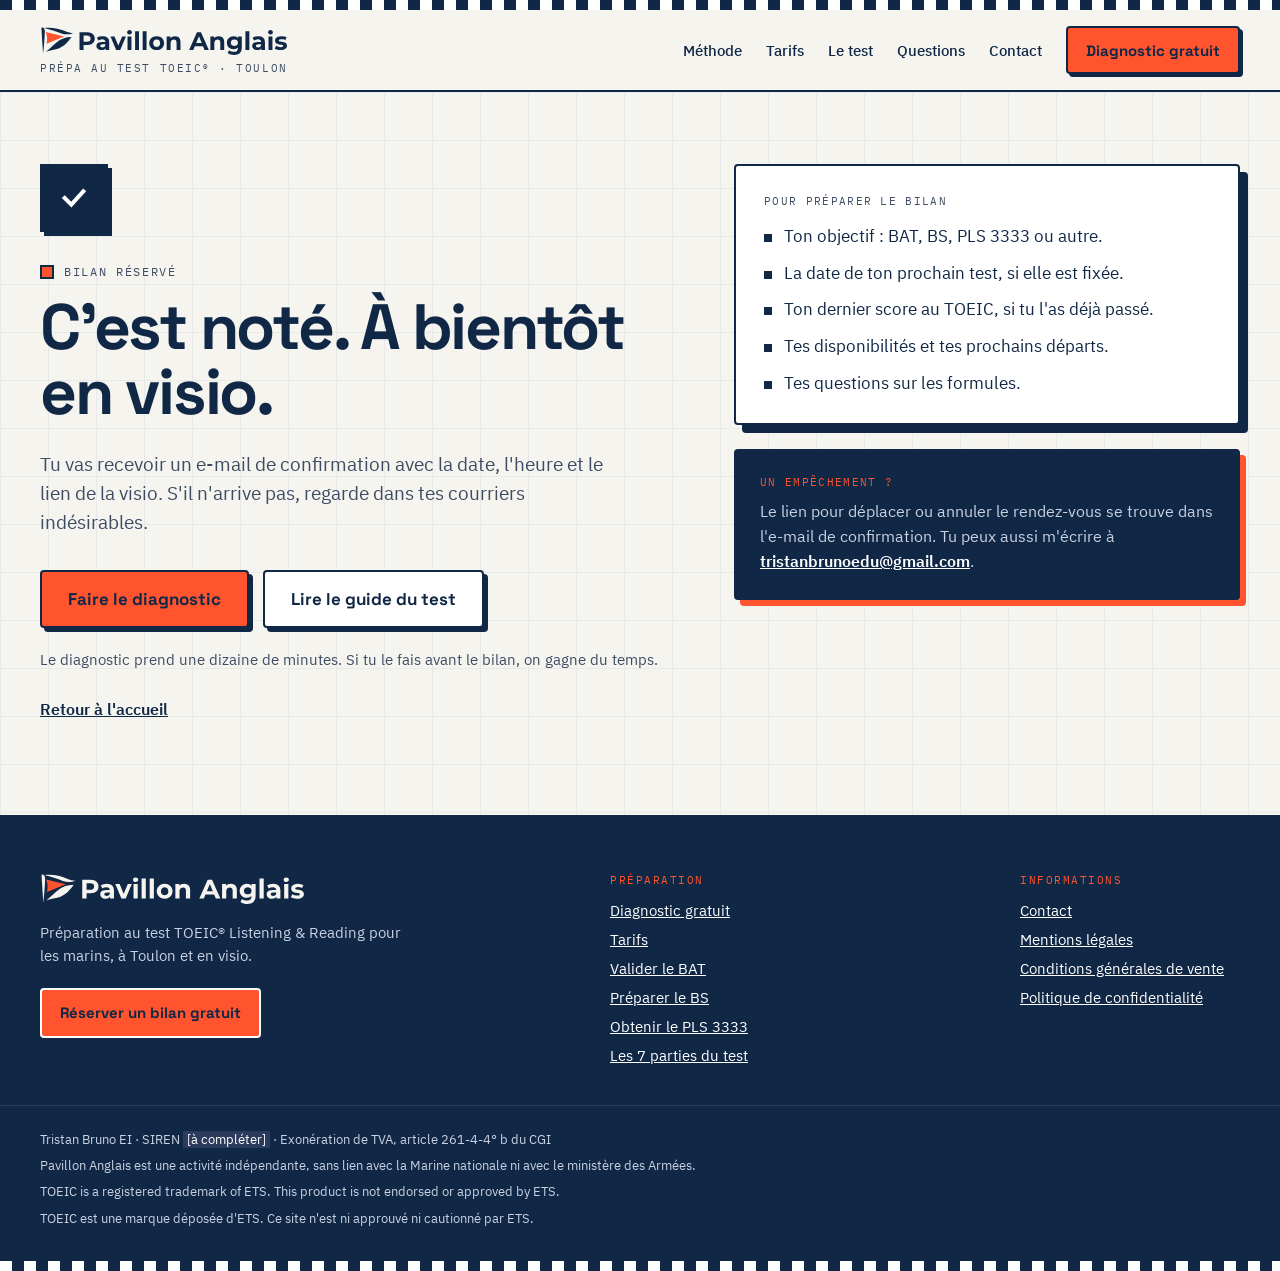
<file: merci.html>
<!doctype html>
<html lang="fr">
<head>
<meta charset="utf-8">
<meta name="viewport" content="width=device-width, initial-scale=1">
<title>Bilan réservé, Pavillon Anglais</title>
<meta name="description" content="Ton bilan gratuit est réservé.">
<meta name="robots" content="noindex, nofollow">
<meta property="og:type" content="website">
<meta property="og:locale" content="fr_FR">
<meta property="og:site_name" content="Pavillon Anglais">
<meta property="og:title" content="Bilan réservé, Pavillon Anglais">
<meta property="og:description" content="Ton bilan gratuit est réservé.">
<meta name="theme-color" content="#102746">
<link rel="icon" href="assets/img/favicon.svg" type="image/svg+xml">
<link rel="apple-touch-icon" href="assets/img/apple-touch-icon.png">
<link rel="stylesheet" href="assets/css/fonts.css">
<link rel="stylesheet" href="assets/css/site.css">
<style>
body{margin:0;background:#F5F4EF}
a{color:#102746}a:hover{color:#102746}
</style>
</head>
<body>
<div style="font-family:'IBM Plex Sans',system-ui,sans-serif; color:#102746; background:#F5F4EF; min-height:100vh">

<div style="width:100%; font-family:'IBM Plex Sans',system-ui,sans-serif; color:#102746; background:#F5F4EF">
<svg width="100%" height="10" aria-hidden="true" style="display:block"><defs><pattern id="echelle-entete" width="24" height="10" patternUnits="userSpaceOnUse"><rect x="0" y="0" width="12" height="10" fill="#102746"></rect><rect x="12" y="0" width="12" height="10" fill="#FFFFFF"></rect></pattern></defs><rect x="0" y="0" width="100%" height="10" fill="url(#echelle-entete)"></rect></svg>
<header style="border-bottom:2px solid #102746; background:#F5F4EF">
<div style="max-width:1200px; margin:0 auto; padding:16px 24px; display:flex; align-items:center; justify-content:space-between; gap:16px; flex-wrap:wrap">
<a href="index.html" aria-label="Pavillon Anglais, accueil" style="display:flex; flex-direction:column; align-items:flex-start; gap:7px; text-decoration:none; color:#102746">
<svg width="248" height="30" viewBox="-4.0 -25.0 987.1 119.2" aria-hidden="true" style="display:block; flex:none"><g transform="translate(-4.52 -25.52) scale(0.22604)"><path d="M28 40 C28 28 46 24 60 34 C80 48 89 72 87 110 C83 232 70 372 56 492 C50 380 36 200 28 40 Z" fill="#102746"/><path d="M72 36 C200 20 340 46 440 92 C500 120 545 128 586 128 C525 153 450 157 380 133 C290 101 180 59 72 36 Z" fill="#102746"/><path d="M104 108 L426 186 L118 314 C134 240 130 170 104 108 Z" fill="#FF542E"/><path d="M558 196 C452 196 362 230 282 300 C212 360 152 420 108 454 C180 422 270 422 342 392 C442 347 502 272 558 196 Z" fill="#102746"/></g><path d="M153.29583333333335 70.0V0.0H183.59583333333333Q192.99583333333334 0.0 199.79583333333335 3.049999999999997Q206.59583333333333 6.099999999999994 210.29583333333335 11.799999999999997Q213.99583333333334 17.5 213.99583333333334 25.4Q213.99583333333334 33.199999999999996 210.29583333333335 38.89999999999999Q206.59583333333333 44.599999999999994 199.79583333333335 47.65Q192.99583333333334 50.7 183.59583333333333 50.7H162.29583333333335L169.49583333333334 43.4V70.0ZM169.49583333333334 45.2 162.29583333333335 37.5H182.69583333333333Q190.19583333333333 37.5 193.89583333333331 34.3Q197.59583333333333 31.099999999999994 197.59583333333333 25.4Q197.59583333333333 19.599999999999994 193.89583333333331 16.399999999999995Q190.19583333333333 13.199999999999996 182.69583333333333 13.199999999999996H162.29583333333335L169.49583333333334 5.5ZM256.8958333333333 70.0V59.5L255.89583333333331 57.2V38.4Q255.89583333333331 33.4 252.8458333333333 30.599999999999998Q249.79583333333332 27.799999999999997 243.49583333333334 27.799999999999997Q239.19583333333333 27.799999999999997 235.04583333333332 29.15Q230.89583333333331 30.5 227.99583333333334 32.8L222.39583333333331 21.9Q226.79583333333332 18.799999999999997 232.99583333333334 17.099999999999998Q239.19583333333333 15.399999999999999 245.59583333333333 15.399999999999999Q257.8958333333333 15.399999999999999 264.6958333333333 21.2Q271.49583333333334 27.0 271.49583333333334 39.3V70.0ZM240.49583333333334 70.8Q234.19583333333333 70.8 229.69583333333333 68.65Q225.19583333333333 66.5 222.79583333333332 62.8Q220.39583333333331 59.1 220.39583333333331 54.5Q220.39583333333331 49.7 222.74583333333334 46.1Q225.09583333333333 42.5 230.19583333333333 40.45Q235.29583333333332 38.4 243.49583333333334 38.4H257.79583333333335V47.5H245.19583333333333Q239.69583333333333 47.5 237.64583333333331 49.3Q235.59583333333333 51.099999999999994 235.59583333333333 53.8Q235.59583333333333 56.8 237.94583333333333 58.55Q240.29583333333332 60.3 244.39583333333331 60.3Q248.29583333333332 60.3 251.39583333333331 58.45Q254.49583333333334 56.6 255.89583333333331 53.0L258.29583333333335 60.2Q256.5958333333333 65.4 252.0958333333333 68.1Q247.59583333333333 70.8 240.49583333333334 70.8ZM299.1958333333334 70.0 276.59583333333336 16.199999999999996H292.6958333333334L311.4958333333334 62.5H303.4958333333334L322.9958333333334 16.199999999999996H337.9958333333334L315.29583333333335 70.0ZM344.3958333333333 70.0V16.199999999999996H359.99583333333334V70.0ZM352.1958333333333 8.699999999999996Q347.8958333333333 8.699999999999996 345.1958333333333 6.199999999999999Q342.49583333333334 3.700000000000003 342.49583333333334 0.0Q342.49583333333334 -3.700000000000003 345.1958333333333 -6.200000000000003Q347.8958333333333 -8.700000000000003 352.1958333333333 -8.700000000000003Q356.49583333333334 -8.700000000000003 359.1958333333333 -6.350000000000001Q361.8958333333333 -4.0 361.8958333333333 -0.29999999999999716Q361.8958333333333 3.5999999999999943 359.2458333333333 6.149999999999995Q356.5958333333333 8.699999999999996 352.1958333333333 8.699999999999996ZM374.49583333333334 70.0V-4.200000000000003H390.09583333333336V70.0ZM404.59583333333336 70.0V-4.200000000000003H420.1958333333334V70.0ZM460.29583333333335 70.8Q451.6958333333333 70.8 445.04583333333335 67.2Q438.3958333333333 63.6 434.54583333333335 57.349999999999994Q430.6958333333333 51.099999999999994 430.6958333333333 43.099999999999994Q430.6958333333333 35.0 434.54583333333335 28.75Q438.3958333333333 22.5 445.04583333333335 18.95Q451.6958333333333 15.399999999999999 460.29583333333335 15.399999999999999Q468.79583333333335 15.399999999999999 475.49583333333334 18.95Q482.1958333333333 22.5 485.99583333333334 28.7Q489.79583333333335 34.9 489.79583333333335 43.099999999999994Q489.79583333333335 51.099999999999994 485.99583333333334 57.349999999999994Q482.1958333333333 63.6 475.49583333333334 67.2Q468.79583333333335 70.8 460.29583333333335 70.8ZM460.29583333333335 58.0Q464.1958333333333 58.0 467.29583333333335 56.2Q470.39583333333337 54.4 472.1958333333333 51.05Q473.99583333333334 47.7 473.99583333333334 43.099999999999994Q473.99583333333334 38.4 472.1958333333333 35.099999999999994Q470.39583333333337 31.799999999999997 467.29583333333335 29.999999999999996Q464.1958333333333 28.199999999999996 460.29583333333335 28.199999999999996Q456.3958333333333 28.199999999999996 453.29583333333335 29.999999999999996Q450.1958333333333 31.799999999999997 448.3458333333333 35.099999999999994Q446.49583333333334 38.4 446.49583333333334 43.099999999999994Q446.49583333333334 47.7 448.3458333333333 51.05Q450.1958333333333 54.4 453.29583333333335 56.2Q456.3958333333333 58.0 460.29583333333335 58.0ZM500.1958333333333 70.0V16.199999999999996H515.0958333333333V31.099999999999994L512.2958333333333 26.599999999999994Q515.1958333333333 21.199999999999996 520.5958333333333 18.299999999999997Q525.9958333333334 15.399999999999999 532.8958333333334 15.399999999999999Q539.2958333333333 15.399999999999999 544.3458333333333 17.95Q549.3958333333334 20.5 552.2958333333333 25.75Q555.1958333333333 31.0 555.1958333333333 39.2V70.0H539.5958333333333V41.599999999999994Q539.5958333333333 35.1 536.7458333333334 32.0Q533.8958333333334 28.9 528.6958333333333 28.9Q524.9958333333334 28.9 522.0458333333333 30.45Q519.0958333333333 32.0 517.4458333333333 35.2Q515.7958333333333 38.4 515.7958333333333 43.4V70.0ZM589.4958333333334 70.0 620.6958333333333 0.0H636.6958333333333L667.9958333333334 70.0H650.9958333333334L625.3958333333334 8.199999999999996H631.7958333333333L606.0958333333334 70.0ZM605.0958333333334 55.0 609.3958333333334 42.7H645.3958333333334L649.7958333333333 55.0ZM674.1958333333334 70.0V16.199999999999996H689.0958333333334V31.099999999999994L686.2958333333333 26.599999999999994Q689.1958333333334 21.199999999999996 694.5958333333334 18.299999999999997Q699.9958333333334 15.399999999999999 706.8958333333334 15.399999999999999Q713.2958333333333 15.399999999999999 718.3458333333333 17.95Q723.3958333333334 20.5 726.2958333333333 25.75Q729.1958333333334 31.0 729.1958333333334 39.2V70.0H713.5958333333334V41.599999999999994Q713.5958333333334 35.1 710.7458333333334 32.0Q707.8958333333334 28.9 702.6958333333334 28.9Q698.9958333333334 28.9 696.0458333333333 30.45Q693.0958333333334 32.0 691.4458333333334 35.2Q689.7958333333333 38.4 689.7958333333333 43.4V70.0ZM768.9958333333334 90.2Q761.3958333333334 90.2 754.3458333333333 88.35Q747.2958333333333 86.5 742.5958333333334 82.8L748.7958333333333 71.6Q752.1958333333334 74.4 757.4458333333334 76.05000000000001Q762.6958333333334 77.7 767.7958333333333 77.7Q776.0958333333334 77.7 779.8458333333334 74.0Q783.5958333333334 70.3 783.5958333333334 63.0V54.9L784.5958333333334 41.4L784.3958333333334 27.799999999999997V16.199999999999996H799.1958333333334V61.0Q799.1958333333334 76.0 791.3958333333335 83.1Q783.5958333333334 90.2 768.9958333333334 90.2ZM766.5958333333334 67.4Q759.0958333333334 67.4 753.0458333333333 64.15Q746.9958333333334 60.9 743.3458333333334 55.05Q739.6958333333334 49.2 739.6958333333334 41.4Q739.6958333333334 33.5 743.3458333333334 27.65Q746.9958333333334 21.799999999999997 753.0458333333333 18.599999999999998Q759.0958333333334 15.399999999999999 766.5958333333334 15.399999999999999Q773.3958333333334 15.399999999999999 778.5958333333333 18.15Q783.7958333333333 20.9 786.6958333333334 26.65Q789.5958333333334 32.4 789.5958333333334 41.4Q789.5958333333334 50.3 786.6958333333334 56.05Q783.7958333333333 61.8 778.5958333333333 64.6Q773.3958333333334 67.4 766.5958333333334 67.4ZM769.6958333333334 54.6Q773.7958333333333 54.6 776.9958333333334 52.95Q780.1958333333334 51.3 781.9958333333334 48.3Q783.7958333333333 45.3 783.7958333333333 41.4Q783.7958333333333 37.4 781.9958333333334 34.45Q780.1958333333334 31.5 776.9958333333334 29.849999999999998Q773.7958333333333 28.199999999999996 769.6958333333334 28.199999999999996Q765.5958333333334 28.199999999999996 762.3958333333335 29.849999999999998Q759.1958333333334 31.5 757.3458333333334 34.45Q755.4958333333334 37.4 755.4958333333334 41.4Q755.4958333333334 45.3 757.3458333333334 48.3Q759.1958333333334 51.3 762.3958333333335 52.95Q765.5958333333334 54.6 769.6958333333334 54.6ZM813.6958333333334 70.0V-4.200000000000003H829.2958333333333V70.0ZM876.7958333333333 70.0V59.5L875.7958333333333 57.2V38.4Q875.7958333333333 33.4 872.7458333333334 30.599999999999998Q869.6958333333333 27.799999999999997 863.3958333333333 27.799999999999997Q859.0958333333333 27.799999999999997 854.9458333333333 29.15Q850.7958333333333 30.5 847.8958333333333 32.8L842.2958333333333 21.9Q846.6958333333333 18.799999999999997 852.8958333333333 17.099999999999998Q859.0958333333333 15.399999999999999 865.4958333333333 15.399999999999999Q877.7958333333333 15.399999999999999 884.5958333333333 21.2Q891.3958333333333 27.0 891.3958333333333 39.3V70.0ZM860.3958333333333 70.8Q854.0958333333333 70.8 849.5958333333333 68.65Q845.0958333333333 66.5 842.6958333333333 62.8Q840.2958333333333 59.1 840.2958333333333 54.5Q840.2958333333333 49.7 842.6458333333333 46.1Q844.9958333333333 42.5 850.0958333333333 40.45Q855.1958333333333 38.4 863.3958333333333 38.4H877.6958333333333V47.5H865.0958333333333Q859.5958333333333 47.5 857.5458333333333 49.3Q855.4958333333333 51.099999999999994 855.4958333333333 53.8Q855.4958333333333 56.8 857.8458333333333 58.55Q860.1958333333333 60.3 864.2958333333333 60.3Q868.1958333333333 60.3 871.2958333333333 58.45Q874.3958333333333 56.6 875.7958333333333 53.0L878.1958333333333 60.2Q876.4958333333333 65.4 871.9958333333333 68.1Q867.4958333333333 70.8 860.3958333333333 70.8ZM905.4958333333334 70.0V16.199999999999996H921.0958333333333V70.0ZM913.2958333333333 8.699999999999996Q908.9958333333334 8.699999999999996 906.2958333333333 6.199999999999999Q903.5958333333333 3.700000000000003 903.5958333333333 0.0Q903.5958333333333 -3.700000000000003 906.2958333333333 -6.200000000000003Q908.9958333333334 -8.700000000000003 913.2958333333333 -8.700000000000003Q917.5958333333333 -8.700000000000003 920.2958333333333 -6.350000000000001Q922.9958333333334 -4.0 922.9958333333334 -0.29999999999999716Q922.9958333333334 3.5999999999999943 920.3458333333333 6.149999999999995Q917.6958333333333 8.699999999999996 913.2958333333333 8.699999999999996ZM953.6958333333334 70.8Q946.7958333333335 70.8 940.4458333333334 69.15Q934.0958333333335 67.5 930.3958333333335 65.0L935.5958333333335 53.8Q939.2958333333335 56.1 944.3458333333335 57.55Q949.3958333333335 59.0 954.2958333333335 59.0Q959.6958333333334 59.0 961.9458333333334 57.7Q964.1958333333334 56.4 964.1958333333334 54.1Q964.1958333333334 52.2 962.4458333333334 51.25Q960.6958333333334 50.3 957.7958333333335 49.8Q954.8958333333335 49.3 951.4458333333334 48.8Q947.9958333333335 48.3 944.4958333333335 47.449999999999996Q940.9958333333335 46.599999999999994 938.0958333333335 44.9Q935.1958333333334 43.2 933.4458333333334 40.3Q931.6958333333334 37.4 931.6958333333334 32.8Q931.6958333333334 27.699999999999996 934.6458333333335 23.799999999999997Q937.5958333333335 19.9 943.1958333333334 17.65Q948.7958333333335 15.399999999999999 956.5958333333335 15.399999999999999Q962.0958333333335 15.399999999999999 967.7958333333336 16.599999999999998Q973.4958333333335 17.799999999999997 977.2958333333335 20.099999999999994L972.0958333333335 31.199999999999996Q968.1958333333334 28.9 964.2458333333334 28.049999999999997Q960.2958333333335 27.199999999999996 956.5958333333335 27.199999999999996Q951.3958333333335 27.199999999999996 948.9958333333335 28.599999999999998Q946.5958333333335 30.0 946.5958333333335 32.199999999999996Q946.5958333333335 34.199999999999996 948.3458333333335 35.199999999999996Q950.0958333333335 36.199999999999996 952.9958333333335 36.8Q955.8958333333335 37.4 959.3458333333335 37.849999999999994Q962.7958333333335 38.3 966.2958333333335 39.199999999999996Q969.7958333333335 40.099999999999994 972.6458333333335 41.75Q975.4958333333335 43.4 977.2958333333336 46.25Q979.0958333333335 49.099999999999994 979.0958333333335 53.7Q979.0958333333335 58.7 976.0958333333335 62.550000000000004Q973.0958333333335 66.4 967.4458333333334 68.6Q961.7958333333335 70.8 953.6958333333334 70.8Z" fill="#102746"/></svg>
<span style="font-family:'IBM Plex Mono',ui-monospace,monospace; font-size:11px; letter-spacing:0.14em; color:#3D4B63; line-height:1">PRÉPA AU TEST TOEIC® · TOULON</span>
</a>
<nav aria-label="Navigation principale" style="display:flex; align-items:center; gap:24px; flex-wrap:wrap">
<a href="index.html#methode" style="font-weight:500; font-size:15px; color:#102746; text-decoration:none; text-underline-offset:6px; text-decoration-thickness:2px">Méthode</a>
<a href="index.html#formules" style="font-weight:500; font-size:15px; color:#102746; text-decoration:none; text-underline-offset:6px; text-decoration-thickness:2px">Tarifs</a>
<a href="guide.html" style="font-weight:500; font-size:15px; color:#102746; text-decoration:none; text-underline-offset:6px; text-decoration-thickness:2px">Le test</a>
<a href="index.html#questions" style="font-weight:500; font-size:15px; color:#102746; text-decoration:none; text-underline-offset:6px; text-decoration-thickness:2px">Questions</a>
<a href="contact.html" style="font-weight:500; font-size:15px; color:#102746; text-decoration:none; text-underline-offset:6px; text-decoration-thickness:2px">Contact</a>
<a href="diagnostic.html" style="display:inline-flex; align-items:center; min-height:44px; padding:0 18px; background:#FF542E; color:#102746; border:2px solid #102746; border-radius:4px; box-shadow:3px 3px 0 #102746; font-family:'Space Grotesk',system-ui,sans-serif; font-weight:700; font-size:15px; text-decoration:none">Diagnostic gratuit</a>
</nav>
</div>
</header>
</div>

<main style="position:relative; overflow:hidden; border-bottom:2px solid #102746">
<svg aria-hidden="true" width="100%" height="100%" style="position:absolute; top:0; left:0; width:100%; height:100%; display:block"><defs><pattern id="carte-merci" width="48" height="48" patternUnits="userSpaceOnUse"><path d="M48 0H0V48" fill="none" stroke="#DCE0E6" stroke-width="1"></path></pattern></defs><rect x="0" y="0" width="100%" height="100%" fill="url(#carte-merci)"></rect></svg>
<div style="position:relative; max-width:1200px; margin:0 auto; padding:72px 24px 96px; display:flex; flex-wrap:wrap; gap:48px; align-items:flex-start">

<div style="flex:1 1 520px; min-width:0">
<span aria-hidden="true" style="display:flex; align-items:center; justify-content:center; width:64px; height:64px; background:#102746; border:2px solid #102746; box-shadow:4px 4px 0 #102746"><svg width="32" height="32" viewBox="0 0 24 24" fill="none" stroke="#FFFFFF" stroke-width="3" stroke-linecap="square"><path d="M5 12l5 5 9-10"></path></svg></span>
<p style="margin:32px 0 0; display:flex; align-items:center; gap:10px; font-family:'IBM Plex Mono',ui-monospace,monospace; font-size:12px; letter-spacing:0.14em; color:#3D4B63"><span aria-hidden="true" style="display:inline-block; width:10px; height:10px; background:#FF542E; border:2px solid #102746"></span>BILAN RÉSERVÉ</p>
<h1 style="margin:16px 0 0; max-width:640px; font-family:'Space Grotesk',system-ui,sans-serif; font-weight:700; font-size:clamp(40px,5vw,68px); line-height:1.02; letter-spacing:-0.035em">C'est noté. À bientôt en visio.</h1>
<p style="margin:24px 0 0; max-width:580px; font-size:19px; line-height:1.55; color:#3D4B63">Tu vas recevoir un e-mail de confirmation avec la date, l'heure et le lien de la visio. S'il n'arrive pas, regarde dans tes courriers indésirables.</p>
<div style="display:flex; flex-wrap:wrap; gap:14px; margin-top:32px">
<a href="diagnostic.html" style="display:inline-flex; align-items:center; min-height:54px; padding:0 26px; background:#FF542E; color:#102746; border:2px solid #102746; border-radius:4px; box-shadow:4px 4px 0 #102746; font-family:'Space Grotesk',system-ui,sans-serif; font-weight:700; font-size:17px; text-decoration:none">Faire le diagnostic</a>
<a href="guide.html" style="display:inline-flex; align-items:center; min-height:54px; padding:0 26px; background:#FFFFFF; color:#102746; border:2px solid #102746; border-radius:4px; box-shadow:4px 4px 0 #102746; font-family:'Space Grotesk',system-ui,sans-serif; font-weight:700; font-size:17px; text-decoration:none">Lire le guide du test</a>
</div>
<p style="margin:20px 0 0; font-size:15px; line-height:1.55; color:#3D4B63">Le diagnostic prend une dizaine de minutes. Si tu le fais avant le bilan, on gagne du temps.</p>
<p style="margin:28px 0 0; font-size:16px"><a href="index.html" style="font-weight:600">Retour à l'accueil</a></p>
</div>

<div style="flex:1 1 380px; min-width:0; display:flex; flex-direction:column; gap:24px">
<div style="background:#FFFFFF; border:2px solid #102746; border-radius:4px; box-shadow:8px 8px 0 #102746; padding:28px">
<p style="margin:0; font-family:'IBM Plex Mono',ui-monospace,monospace; font-size:11px; letter-spacing:0.12em; color:#3D4B63">POUR PRÉPARER LE BILAN</p>
<ul style="list-style:none; margin:16px 0 0; padding:0; display:flex; flex-direction:column; gap:12px; font-size:17px; line-height:1.45">
<li style="display:flex; gap:12px; align-items:baseline"><span aria-hidden="true" style="flex:none; width:8px; height:8px; background:#102746"></span>Ton objectif : BAT, BS, PLS 3333 ou autre.</li>
<li style="display:flex; gap:12px; align-items:baseline"><span aria-hidden="true" style="flex:none; width:8px; height:8px; background:#102746"></span>La date de ton prochain test, si elle est fixée.</li>
<li style="display:flex; gap:12px; align-items:baseline"><span aria-hidden="true" style="flex:none; width:8px; height:8px; background:#102746"></span>Ton dernier score au TOEIC, si tu l'as déjà passé.</li>
<li style="display:flex; gap:12px; align-items:baseline"><span aria-hidden="true" style="flex:none; width:8px; height:8px; background:#102746"></span>Tes disponibilités et tes prochains départs.</li>
<li style="display:flex; gap:12px; align-items:baseline"><span aria-hidden="true" style="flex:none; width:8px; height:8px; background:#102746"></span>Tes questions sur les formules.</li>
</ul>
</div>
<div style="background:#102746; color:#FFFFFF; border:2px solid #102746; border-radius:4px; box-shadow:6px 6px 0 #FF542E; padding:24px">
<p style="margin:0; font-family:'IBM Plex Mono',ui-monospace,monospace; font-size:11px; letter-spacing:0.12em; color:#FF542E">UN EMPÊCHEMENT ?</p>
<p style="margin:10px 0 0; font-size:16px; line-height:1.55; color:#C9D2E3">Le lien pour déplacer ou annuler le rendez-vous se trouve dans l'e-mail de confirmation. Tu peux aussi m'écrire à <a href="mailto:tristanbrunoedu@gmail.com" style="color:#FFFFFF; font-weight:600">tristanbrunoedu@gmail.com</a>.</p>
</div>
</div>

</div>
</main>

<div style="width:100%; font-family:'IBM Plex Sans',system-ui,sans-serif; color:#FFFFFF; background:#102746">
<footer>
<div style="max-width:1200px; margin:0 auto; padding:56px 24px 40px; display:flex; flex-wrap:wrap; gap:40px 56px; justify-content:space-between">

<div style="flex:1 1 300px; min-width:0; max-width:380px">
<div style="display:flex; align-items:center; gap:12px">
<svg width="265" height="32" viewBox="-4.0 -25.0 987.1 119.2" role="img" aria-label="Pavillon Anglais" style="display:block; flex:none"><g transform="translate(-4.52 -25.52) scale(0.22604)"><path d="M28 40 C28 28 46 24 60 34 C80 48 89 72 87 110 C83 232 70 372 56 492 C50 380 36 200 28 40 Z" fill="#F5F4EF"/><path d="M72 36 C200 20 340 46 440 92 C500 120 545 128 586 128 C525 153 450 157 380 133 C290 101 180 59 72 36 Z" fill="#F5F4EF"/><path d="M104 108 L426 186 L118 314 C134 240 130 170 104 108 Z" fill="#FF542E"/><path d="M558 196 C452 196 362 230 282 300 C212 360 152 420 108 454 C180 422 270 422 342 392 C442 347 502 272 558 196 Z" fill="#F5F4EF"/></g><path d="M153.29583333333335 70.0V0.0H183.59583333333333Q192.99583333333334 0.0 199.79583333333335 3.049999999999997Q206.59583333333333 6.099999999999994 210.29583333333335 11.799999999999997Q213.99583333333334 17.5 213.99583333333334 25.4Q213.99583333333334 33.199999999999996 210.29583333333335 38.89999999999999Q206.59583333333333 44.599999999999994 199.79583333333335 47.65Q192.99583333333334 50.7 183.59583333333333 50.7H162.29583333333335L169.49583333333334 43.4V70.0ZM169.49583333333334 45.2 162.29583333333335 37.5H182.69583333333333Q190.19583333333333 37.5 193.89583333333331 34.3Q197.59583333333333 31.099999999999994 197.59583333333333 25.4Q197.59583333333333 19.599999999999994 193.89583333333331 16.399999999999995Q190.19583333333333 13.199999999999996 182.69583333333333 13.199999999999996H162.29583333333335L169.49583333333334 5.5ZM256.8958333333333 70.0V59.5L255.89583333333331 57.2V38.4Q255.89583333333331 33.4 252.8458333333333 30.599999999999998Q249.79583333333332 27.799999999999997 243.49583333333334 27.799999999999997Q239.19583333333333 27.799999999999997 235.04583333333332 29.15Q230.89583333333331 30.5 227.99583333333334 32.8L222.39583333333331 21.9Q226.79583333333332 18.799999999999997 232.99583333333334 17.099999999999998Q239.19583333333333 15.399999999999999 245.59583333333333 15.399999999999999Q257.8958333333333 15.399999999999999 264.6958333333333 21.2Q271.49583333333334 27.0 271.49583333333334 39.3V70.0ZM240.49583333333334 70.8Q234.19583333333333 70.8 229.69583333333333 68.65Q225.19583333333333 66.5 222.79583333333332 62.8Q220.39583333333331 59.1 220.39583333333331 54.5Q220.39583333333331 49.7 222.74583333333334 46.1Q225.09583333333333 42.5 230.19583333333333 40.45Q235.29583333333332 38.4 243.49583333333334 38.4H257.79583333333335V47.5H245.19583333333333Q239.69583333333333 47.5 237.64583333333331 49.3Q235.59583333333333 51.099999999999994 235.59583333333333 53.8Q235.59583333333333 56.8 237.94583333333333 58.55Q240.29583333333332 60.3 244.39583333333331 60.3Q248.29583333333332 60.3 251.39583333333331 58.45Q254.49583333333334 56.6 255.89583333333331 53.0L258.29583333333335 60.2Q256.5958333333333 65.4 252.0958333333333 68.1Q247.59583333333333 70.8 240.49583333333334 70.8ZM299.1958333333334 70.0 276.59583333333336 16.199999999999996H292.6958333333334L311.4958333333334 62.5H303.4958333333334L322.9958333333334 16.199999999999996H337.9958333333334L315.29583333333335 70.0ZM344.3958333333333 70.0V16.199999999999996H359.99583333333334V70.0ZM352.1958333333333 8.699999999999996Q347.8958333333333 8.699999999999996 345.1958333333333 6.199999999999999Q342.49583333333334 3.700000000000003 342.49583333333334 0.0Q342.49583333333334 -3.700000000000003 345.1958333333333 -6.200000000000003Q347.8958333333333 -8.700000000000003 352.1958333333333 -8.700000000000003Q356.49583333333334 -8.700000000000003 359.1958333333333 -6.350000000000001Q361.8958333333333 -4.0 361.8958333333333 -0.29999999999999716Q361.8958333333333 3.5999999999999943 359.2458333333333 6.149999999999995Q356.5958333333333 8.699999999999996 352.1958333333333 8.699999999999996ZM374.49583333333334 70.0V-4.200000000000003H390.09583333333336V70.0ZM404.59583333333336 70.0V-4.200000000000003H420.1958333333334V70.0ZM460.29583333333335 70.8Q451.6958333333333 70.8 445.04583333333335 67.2Q438.3958333333333 63.6 434.54583333333335 57.349999999999994Q430.6958333333333 51.099999999999994 430.6958333333333 43.099999999999994Q430.6958333333333 35.0 434.54583333333335 28.75Q438.3958333333333 22.5 445.04583333333335 18.95Q451.6958333333333 15.399999999999999 460.29583333333335 15.399999999999999Q468.79583333333335 15.399999999999999 475.49583333333334 18.95Q482.1958333333333 22.5 485.99583333333334 28.7Q489.79583333333335 34.9 489.79583333333335 43.099999999999994Q489.79583333333335 51.099999999999994 485.99583333333334 57.349999999999994Q482.1958333333333 63.6 475.49583333333334 67.2Q468.79583333333335 70.8 460.29583333333335 70.8ZM460.29583333333335 58.0Q464.1958333333333 58.0 467.29583333333335 56.2Q470.39583333333337 54.4 472.1958333333333 51.05Q473.99583333333334 47.7 473.99583333333334 43.099999999999994Q473.99583333333334 38.4 472.1958333333333 35.099999999999994Q470.39583333333337 31.799999999999997 467.29583333333335 29.999999999999996Q464.1958333333333 28.199999999999996 460.29583333333335 28.199999999999996Q456.3958333333333 28.199999999999996 453.29583333333335 29.999999999999996Q450.1958333333333 31.799999999999997 448.3458333333333 35.099999999999994Q446.49583333333334 38.4 446.49583333333334 43.099999999999994Q446.49583333333334 47.7 448.3458333333333 51.05Q450.1958333333333 54.4 453.29583333333335 56.2Q456.3958333333333 58.0 460.29583333333335 58.0ZM500.1958333333333 70.0V16.199999999999996H515.0958333333333V31.099999999999994L512.2958333333333 26.599999999999994Q515.1958333333333 21.199999999999996 520.5958333333333 18.299999999999997Q525.9958333333334 15.399999999999999 532.8958333333334 15.399999999999999Q539.2958333333333 15.399999999999999 544.3458333333333 17.95Q549.3958333333334 20.5 552.2958333333333 25.75Q555.1958333333333 31.0 555.1958333333333 39.2V70.0H539.5958333333333V41.599999999999994Q539.5958333333333 35.1 536.7458333333334 32.0Q533.8958333333334 28.9 528.6958333333333 28.9Q524.9958333333334 28.9 522.0458333333333 30.45Q519.0958333333333 32.0 517.4458333333333 35.2Q515.7958333333333 38.4 515.7958333333333 43.4V70.0ZM589.4958333333334 70.0 620.6958333333333 0.0H636.6958333333333L667.9958333333334 70.0H650.9958333333334L625.3958333333334 8.199999999999996H631.7958333333333L606.0958333333334 70.0ZM605.0958333333334 55.0 609.3958333333334 42.7H645.3958333333334L649.7958333333333 55.0ZM674.1958333333334 70.0V16.199999999999996H689.0958333333334V31.099999999999994L686.2958333333333 26.599999999999994Q689.1958333333334 21.199999999999996 694.5958333333334 18.299999999999997Q699.9958333333334 15.399999999999999 706.8958333333334 15.399999999999999Q713.2958333333333 15.399999999999999 718.3458333333333 17.95Q723.3958333333334 20.5 726.2958333333333 25.75Q729.1958333333334 31.0 729.1958333333334 39.2V70.0H713.5958333333334V41.599999999999994Q713.5958333333334 35.1 710.7458333333334 32.0Q707.8958333333334 28.9 702.6958333333334 28.9Q698.9958333333334 28.9 696.0458333333333 30.45Q693.0958333333334 32.0 691.4458333333334 35.2Q689.7958333333333 38.4 689.7958333333333 43.4V70.0ZM768.9958333333334 90.2Q761.3958333333334 90.2 754.3458333333333 88.35Q747.2958333333333 86.5 742.5958333333334 82.8L748.7958333333333 71.6Q752.1958333333334 74.4 757.4458333333334 76.05000000000001Q762.6958333333334 77.7 767.7958333333333 77.7Q776.0958333333334 77.7 779.8458333333334 74.0Q783.5958333333334 70.3 783.5958333333334 63.0V54.9L784.5958333333334 41.4L784.3958333333334 27.799999999999997V16.199999999999996H799.1958333333334V61.0Q799.1958333333334 76.0 791.3958333333335 83.1Q783.5958333333334 90.2 768.9958333333334 90.2ZM766.5958333333334 67.4Q759.0958333333334 67.4 753.0458333333333 64.15Q746.9958333333334 60.9 743.3458333333334 55.05Q739.6958333333334 49.2 739.6958333333334 41.4Q739.6958333333334 33.5 743.3458333333334 27.65Q746.9958333333334 21.799999999999997 753.0458333333333 18.599999999999998Q759.0958333333334 15.399999999999999 766.5958333333334 15.399999999999999Q773.3958333333334 15.399999999999999 778.5958333333333 18.15Q783.7958333333333 20.9 786.6958333333334 26.65Q789.5958333333334 32.4 789.5958333333334 41.4Q789.5958333333334 50.3 786.6958333333334 56.05Q783.7958333333333 61.8 778.5958333333333 64.6Q773.3958333333334 67.4 766.5958333333334 67.4ZM769.6958333333334 54.6Q773.7958333333333 54.6 776.9958333333334 52.95Q780.1958333333334 51.3 781.9958333333334 48.3Q783.7958333333333 45.3 783.7958333333333 41.4Q783.7958333333333 37.4 781.9958333333334 34.45Q780.1958333333334 31.5 776.9958333333334 29.849999999999998Q773.7958333333333 28.199999999999996 769.6958333333334 28.199999999999996Q765.5958333333334 28.199999999999996 762.3958333333335 29.849999999999998Q759.1958333333334 31.5 757.3458333333334 34.45Q755.4958333333334 37.4 755.4958333333334 41.4Q755.4958333333334 45.3 757.3458333333334 48.3Q759.1958333333334 51.3 762.3958333333335 52.95Q765.5958333333334 54.6 769.6958333333334 54.6ZM813.6958333333334 70.0V-4.200000000000003H829.2958333333333V70.0ZM876.7958333333333 70.0V59.5L875.7958333333333 57.2V38.4Q875.7958333333333 33.4 872.7458333333334 30.599999999999998Q869.6958333333333 27.799999999999997 863.3958333333333 27.799999999999997Q859.0958333333333 27.799999999999997 854.9458333333333 29.15Q850.7958333333333 30.5 847.8958333333333 32.8L842.2958333333333 21.9Q846.6958333333333 18.799999999999997 852.8958333333333 17.099999999999998Q859.0958333333333 15.399999999999999 865.4958333333333 15.399999999999999Q877.7958333333333 15.399999999999999 884.5958333333333 21.2Q891.3958333333333 27.0 891.3958333333333 39.3V70.0ZM860.3958333333333 70.8Q854.0958333333333 70.8 849.5958333333333 68.65Q845.0958333333333 66.5 842.6958333333333 62.8Q840.2958333333333 59.1 840.2958333333333 54.5Q840.2958333333333 49.7 842.6458333333333 46.1Q844.9958333333333 42.5 850.0958333333333 40.45Q855.1958333333333 38.4 863.3958333333333 38.4H877.6958333333333V47.5H865.0958333333333Q859.5958333333333 47.5 857.5458333333333 49.3Q855.4958333333333 51.099999999999994 855.4958333333333 53.8Q855.4958333333333 56.8 857.8458333333333 58.55Q860.1958333333333 60.3 864.2958333333333 60.3Q868.1958333333333 60.3 871.2958333333333 58.45Q874.3958333333333 56.6 875.7958333333333 53.0L878.1958333333333 60.2Q876.4958333333333 65.4 871.9958333333333 68.1Q867.4958333333333 70.8 860.3958333333333 70.8ZM905.4958333333334 70.0V16.199999999999996H921.0958333333333V70.0ZM913.2958333333333 8.699999999999996Q908.9958333333334 8.699999999999996 906.2958333333333 6.199999999999999Q903.5958333333333 3.700000000000003 903.5958333333333 0.0Q903.5958333333333 -3.700000000000003 906.2958333333333 -6.200000000000003Q908.9958333333334 -8.700000000000003 913.2958333333333 -8.700000000000003Q917.5958333333333 -8.700000000000003 920.2958333333333 -6.350000000000001Q922.9958333333334 -4.0 922.9958333333334 -0.29999999999999716Q922.9958333333334 3.5999999999999943 920.3458333333333 6.149999999999995Q917.6958333333333 8.699999999999996 913.2958333333333 8.699999999999996ZM953.6958333333334 70.8Q946.7958333333335 70.8 940.4458333333334 69.15Q934.0958333333335 67.5 930.3958333333335 65.0L935.5958333333335 53.8Q939.2958333333335 56.1 944.3458333333335 57.55Q949.3958333333335 59.0 954.2958333333335 59.0Q959.6958333333334 59.0 961.9458333333334 57.7Q964.1958333333334 56.4 964.1958333333334 54.1Q964.1958333333334 52.2 962.4458333333334 51.25Q960.6958333333334 50.3 957.7958333333335 49.8Q954.8958333333335 49.3 951.4458333333334 48.8Q947.9958333333335 48.3 944.4958333333335 47.449999999999996Q940.9958333333335 46.599999999999994 938.0958333333335 44.9Q935.1958333333334 43.2 933.4458333333334 40.3Q931.6958333333334 37.4 931.6958333333334 32.8Q931.6958333333334 27.699999999999996 934.6458333333335 23.799999999999997Q937.5958333333335 19.9 943.1958333333334 17.65Q948.7958333333335 15.399999999999999 956.5958333333335 15.399999999999999Q962.0958333333335 15.399999999999999 967.7958333333336 16.599999999999998Q973.4958333333335 17.799999999999997 977.2958333333335 20.099999999999994L972.0958333333335 31.199999999999996Q968.1958333333334 28.9 964.2458333333334 28.049999999999997Q960.2958333333335 27.199999999999996 956.5958333333335 27.199999999999996Q951.3958333333335 27.199999999999996 948.9958333333335 28.599999999999998Q946.5958333333335 30.0 946.5958333333335 32.199999999999996Q946.5958333333335 34.199999999999996 948.3458333333335 35.199999999999996Q950.0958333333335 36.199999999999996 952.9958333333335 36.8Q955.8958333333335 37.4 959.3458333333335 37.849999999999994Q962.7958333333335 38.3 966.2958333333335 39.199999999999996Q969.7958333333335 40.099999999999994 972.6458333333335 41.75Q975.4958333333335 43.4 977.2958333333336 46.25Q979.0958333333335 49.099999999999994 979.0958333333335 53.7Q979.0958333333335 58.7 976.0958333333335 62.550000000000004Q973.0958333333335 66.4 967.4458333333334 68.6Q961.7958333333335 70.8 953.6958333333334 70.8Z" fill="#F5F4EF"/></svg>
</div>
<p style="margin:16px 0 0; font-size:15px; line-height:1.55; color:#C9D2E3">Préparation au test TOEIC® Listening &amp; Reading pour les marins, à Toulon et en visio.</p>
<a href="https://cal.com/tristan-bruno/bilangratuit" target="_blank" rel="noopener" style="display:inline-flex; align-items:center; margin-top:20px; min-height:46px; padding:0 18px; background:#FF542E; color:#102746; border:2px solid #FFFFFF; border-radius:4px; font-family:'Space Grotesk',system-ui,sans-serif; font-weight:700; font-size:15px; text-decoration:none">Réserver un bilan gratuit</a>
</div>

<nav aria-label="Préparation" style="flex:0 1 220px; min-width:0">
<p style="margin:0; font-family:'IBM Plex Mono',ui-monospace,monospace; font-size:11px; letter-spacing:0.14em; color:#FF542E">PRÉPARATION</p>
<ul style="list-style:none; margin:14px 0 0; padding:0; display:flex; flex-direction:column; gap:10px; font-size:15px">
<li><a href="diagnostic.html" style="color:#FFFFFF">Diagnostic gratuit</a></li>
<li><a href="index.html#formules" style="color:#FFFFFF">Tarifs</a></li>
<li><a href="bat.html" style="color:#FFFFFF">Valider le BAT</a></li>
<li><a href="bs.html" style="color:#FFFFFF">Préparer le BS</a></li>
<li><a href="pls.html" style="color:#FFFFFF">Obtenir le PLS 3333</a></li>
<li><a href="guide.html" style="color:#FFFFFF">Les 7 parties du test</a></li>
</ul>
</nav>

<nav aria-label="Informations" style="flex:0 1 220px; min-width:0">
<p style="margin:0; font-family:'IBM Plex Mono',ui-monospace,monospace; font-size:11px; letter-spacing:0.14em; color:#FF542E">INFORMATIONS</p>
<ul style="list-style:none; margin:14px 0 0; padding:0; display:flex; flex-direction:column; gap:10px; font-size:15px">
<li><a href="contact.html" style="color:#FFFFFF">Contact</a></li>
<li><a href="mentions-legales.html" style="color:#FFFFFF">Mentions légales</a></li>
<li><a href="cgv.html" style="color:#FFFFFF">Conditions générales de vente</a></li>
<li><a href="confidentialite.html" style="color:#FFFFFF">Politique de confidentialité</a></li>
</ul>
</nav>

</div>

<div style="border-top:1px solid #2A3B5C">
<div style="max-width:1200px; margin:0 auto; padding:24px 24px 32px; display:flex; flex-direction:column; gap:6px; font-size:13px; line-height:1.55; color:#C9D2E3">
<p style="margin:0">Tristan Bruno EI · SIREN <span style="color:#FFFFFF; background:#2A3B5C; padding:0 4px">[à compléter]</span> · Exonération de TVA, article 261-4-4° b du CGI</p>
<p style="margin:0">Pavillon Anglais est une activité indépendante, sans lien avec la Marine nationale ni avec le ministère des Armées.</p>
<p style="margin:0" lang="en">TOEIC is a registered trademark of ETS. This product is not endorsed or approved by ETS.</p>
<p style="margin:0">TOEIC est une marque déposée d'ETS. Ce site n'est ni approuvé ni cautionné par ETS.</p>
</div>
</div>

<svg width="100%" height="10" aria-hidden="true" style="display:block"><defs><pattern id="echelle-pied" width="24" height="10" patternUnits="userSpaceOnUse"><rect x="0" y="0" width="12" height="10" fill="#FFFFFF"></rect><rect x="12" y="0" width="12" height="10" fill="#102746"></rect></pattern></defs><rect x="0" y="0" width="100%" height="10" fill="url(#echelle-pied)"></rect></svg>
</footer>
</div>

</div>
</body>
</html>
</file>
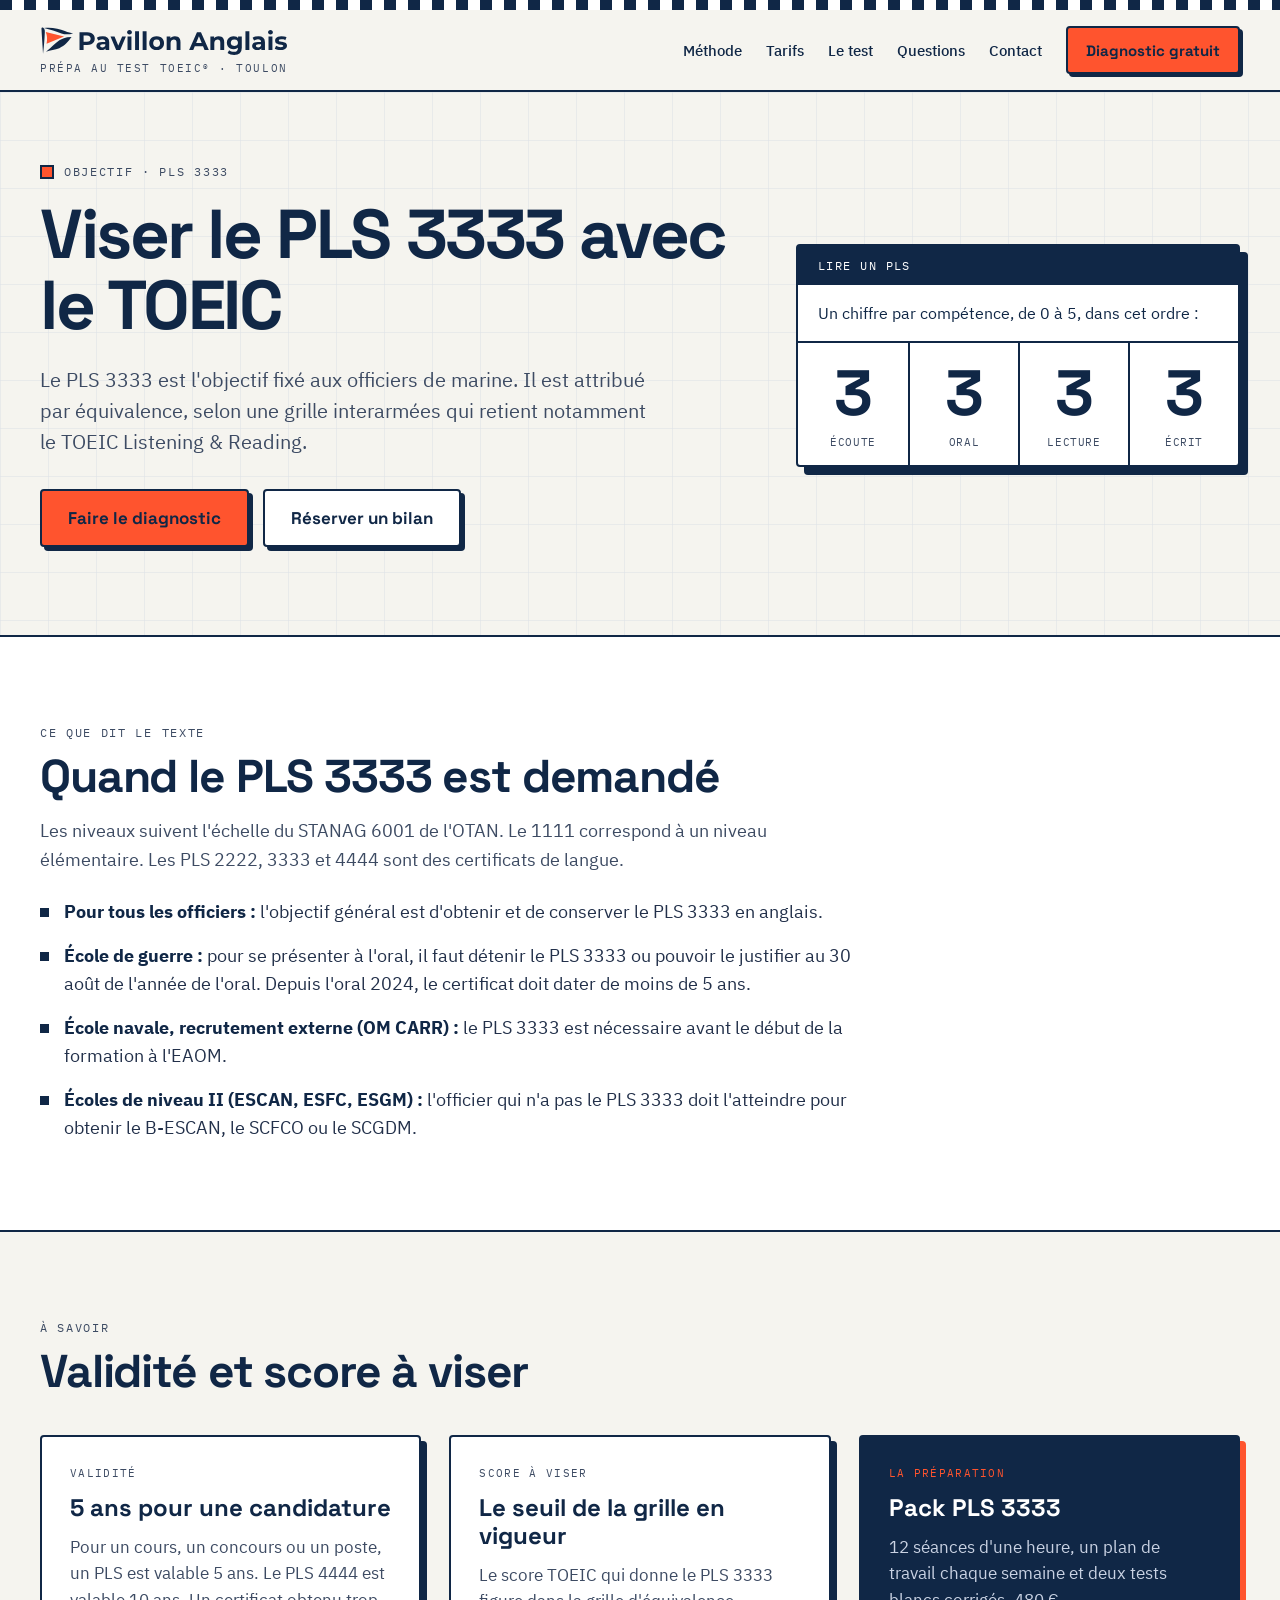
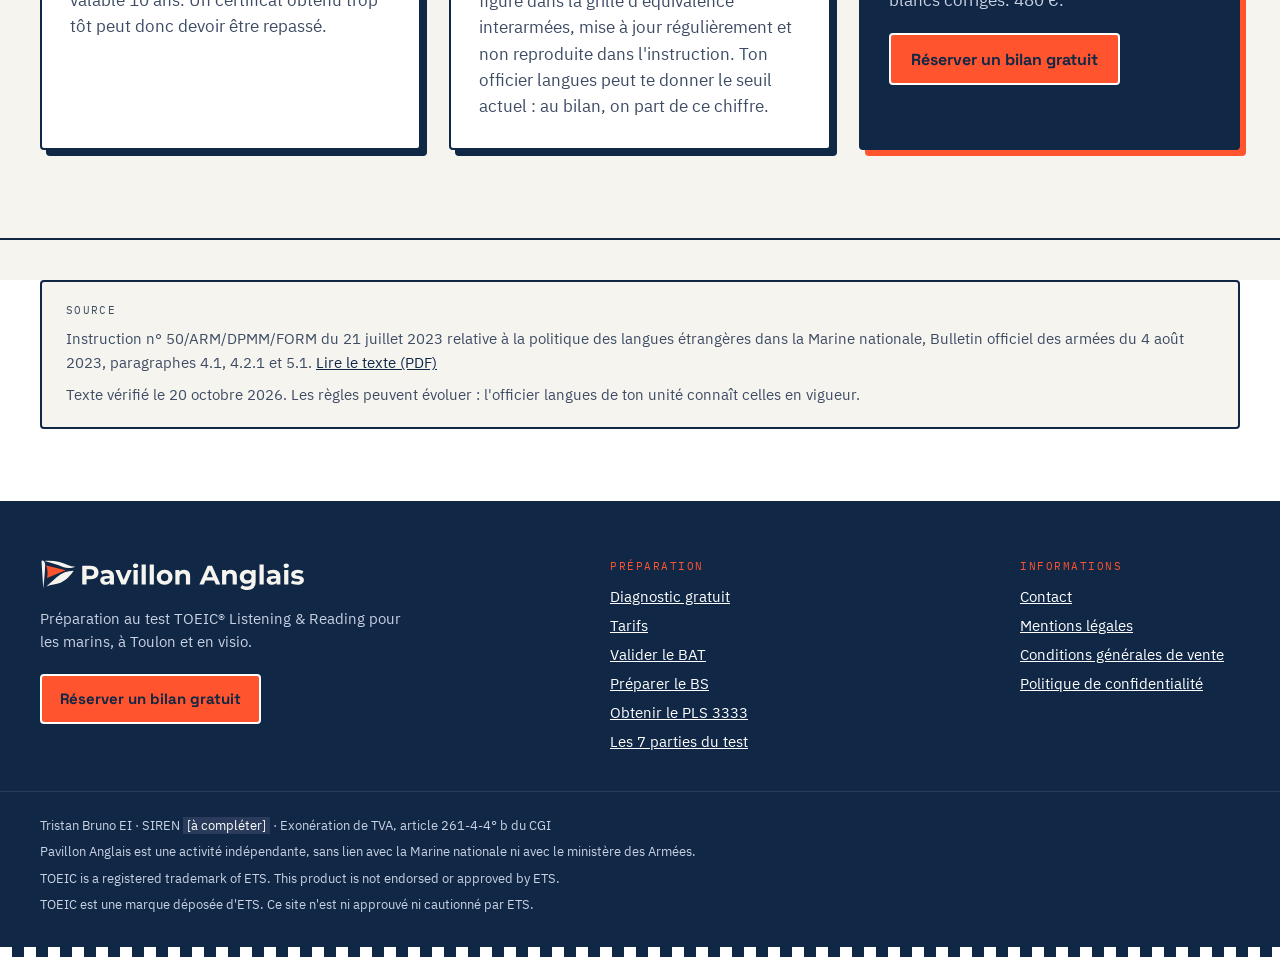
<file: pls.html>
<!doctype html>
<html lang="fr">
<head>
<meta charset="utf-8">
<meta name="viewport" content="width=device-width, initial-scale=1">
<title>Viser le PLS 3333 avec le TOEIC, Pavillon Anglais</title>
<meta name="description" content="Lire un PLS, savoir quand le PLS 3333 est exigé (École de guerre, écoles de niveau II) et le préparer avec le test TOEIC®.">
<meta name="robots" content="noindex, nofollow">
<meta property="og:type" content="website">
<meta property="og:locale" content="fr_FR">
<meta property="og:site_name" content="Pavillon Anglais">
<meta property="og:title" content="Viser le PLS 3333 avec le TOEIC, Pavillon Anglais">
<meta property="og:description" content="Lire un PLS, savoir quand le PLS 3333 est exigé (École de guerre, écoles de niveau II) et le préparer avec le test TOEIC®.">
<meta name="theme-color" content="#102746">
<link rel="icon" href="assets/img/favicon.svg" type="image/svg+xml">
<link rel="apple-touch-icon" href="assets/img/apple-touch-icon.png">
<link rel="stylesheet" href="assets/css/fonts.css">
<link rel="stylesheet" href="assets/css/site.css">
<style>
body{margin:0;background:#F5F4EF}
a{color:#102746}a:hover{color:#102746}
.obj .eyebrow{margin:0;display:flex;align-items:center;gap:10px;font-family:'IBM Plex Mono',ui-monospace,monospace;font-size:12px;letter-spacing:0.14em;color:#3D4B63}
.obj .eyebrow i{display:inline-block;width:10px;height:10px;background:#FF542E;border:2px solid #102746}
.obj h1{margin:20px 0 0;font-family:'Space Grotesk',system-ui,sans-serif;font-weight:700;font-size:clamp(40px,5.4vw,72px);line-height:1.02;letter-spacing:-0.035em}
.obj h2{margin:12px 0 0;font-family:'Space Grotesk',system-ui,sans-serif;font-weight:700;font-size:clamp(30px,3.6vw,46px);line-height:1.06;letter-spacing:-0.025em}
.obj .lead{margin:24px 0 0;max-width:620px;font-size:20px;line-height:1.55;color:#3D4B63}
.obj .texte{margin:16px 0 0;max-width:760px;font-size:18px;line-height:1.6;color:#3D4B63}
.obj .btn{display:inline-flex;align-items:center;min-height:54px;padding:0 26px;background:#FF542E;color:#102746;border:2px solid #102746;border-radius:4px;box-shadow:4px 4px 0 #102746;font-family:'Space Grotesk',system-ui,sans-serif;font-weight:700;font-size:17px;text-decoration:none}
.obj .btn.blanc{background:#FFFFFF}
.obj .liste{list-style:none;margin:24px 0 0;padding:0;display:flex;flex-direction:column;gap:16px;max-width:820px}
.obj .liste li{position:relative;padding-left:24px;font-size:18px;line-height:1.55;color:#22304A}
.obj .liste li::before{content:"";position:absolute;left:0;top:10px;width:9px;height:9px;background:#102746}
.obj .liste strong{color:#102746}
.obj .chiffres{display:grid;grid-template-columns:repeat(4,minmax(0,1fr));border-top:2px solid #102746}
.obj .chiffres div{padding:18px 10px 16px;text-align:center}
.obj .chiffres div+div{border-left:2px solid #102746}
.obj .chiffres b{display:block;font-family:'Space Grotesk',system-ui,sans-serif;font-weight:700;font-size:64px;line-height:1;color:#102746}
.obj .chiffres span{display:block;margin-top:10px;font-family:'IBM Plex Mono',ui-monospace,monospace;font-size:11px;letter-spacing:0.06em;line-height:1.35;color:#3D4B63}
.obj .encart{flex:1 1 300px;min-width:0;background:#FFFFFF;border:2px solid #102746;border-radius:4px;box-shadow:6px 6px 0 #102746;padding:28px}
.obj .encart h3{margin:0;font-family:'Space Grotesk',system-ui,sans-serif;font-weight:700;font-size:24px;line-height:1.15}
.obj .encart p{margin:12px 0 0;font-size:17px;line-height:1.55;color:#3D4B63}
.obj .source{margin-top:40px;padding:20px 24px;background:#F5F4EF;border:2px solid #102746;border-radius:4px;font-size:15px;line-height:1.6;color:#3D4B63}
</style>
</head>
<body>
<div class="obj" style="font-family:'IBM Plex Sans',system-ui,sans-serif; color:#102746; background:#F5F4EF; min-height:100vh">

<div style="width:100%; font-family:'IBM Plex Sans',system-ui,sans-serif; color:#102746; background:#F5F4EF">
<svg width="100%" height="10" aria-hidden="true" style="display:block"><defs><pattern id="echelle-entete" width="24" height="10" patternUnits="userSpaceOnUse"><rect x="0" y="0" width="12" height="10" fill="#102746"></rect><rect x="12" y="0" width="12" height="10" fill="#FFFFFF"></rect></pattern></defs><rect x="0" y="0" width="100%" height="10" fill="url(#echelle-entete)"></rect></svg>
<header style="border-bottom:2px solid #102746; background:#F5F4EF">
<div style="max-width:1200px; margin:0 auto; padding:16px 24px; display:flex; align-items:center; justify-content:space-between; gap:16px; flex-wrap:wrap">
<a href="index.html" aria-label="Pavillon Anglais, accueil" style="display:flex; flex-direction:column; align-items:flex-start; gap:7px; text-decoration:none; color:#102746">
<svg width="248" height="30" viewBox="-4.0 -25.0 987.1 119.2" aria-hidden="true" style="display:block; flex:none"><g transform="translate(-4.52 -25.52) scale(0.22604)"><path d="M28 40 C28 28 46 24 60 34 C80 48 89 72 87 110 C83 232 70 372 56 492 C50 380 36 200 28 40 Z" fill="#102746"/><path d="M72 36 C200 20 340 46 440 92 C500 120 545 128 586 128 C525 153 450 157 380 133 C290 101 180 59 72 36 Z" fill="#102746"/><path d="M104 108 L426 186 L118 314 C134 240 130 170 104 108 Z" fill="#FF542E"/><path d="M558 196 C452 196 362 230 282 300 C212 360 152 420 108 454 C180 422 270 422 342 392 C442 347 502 272 558 196 Z" fill="#102746"/></g><path d="M153.29583333333335 70.0V0.0H183.59583333333333Q192.99583333333334 0.0 199.79583333333335 3.049999999999997Q206.59583333333333 6.099999999999994 210.29583333333335 11.799999999999997Q213.99583333333334 17.5 213.99583333333334 25.4Q213.99583333333334 33.199999999999996 210.29583333333335 38.89999999999999Q206.59583333333333 44.599999999999994 199.79583333333335 47.65Q192.99583333333334 50.7 183.59583333333333 50.7H162.29583333333335L169.49583333333334 43.4V70.0ZM169.49583333333334 45.2 162.29583333333335 37.5H182.69583333333333Q190.19583333333333 37.5 193.89583333333331 34.3Q197.59583333333333 31.099999999999994 197.59583333333333 25.4Q197.59583333333333 19.599999999999994 193.89583333333331 16.399999999999995Q190.19583333333333 13.199999999999996 182.69583333333333 13.199999999999996H162.29583333333335L169.49583333333334 5.5ZM256.8958333333333 70.0V59.5L255.89583333333331 57.2V38.4Q255.89583333333331 33.4 252.8458333333333 30.599999999999998Q249.79583333333332 27.799999999999997 243.49583333333334 27.799999999999997Q239.19583333333333 27.799999999999997 235.04583333333332 29.15Q230.89583333333331 30.5 227.99583333333334 32.8L222.39583333333331 21.9Q226.79583333333332 18.799999999999997 232.99583333333334 17.099999999999998Q239.19583333333333 15.399999999999999 245.59583333333333 15.399999999999999Q257.8958333333333 15.399999999999999 264.6958333333333 21.2Q271.49583333333334 27.0 271.49583333333334 39.3V70.0ZM240.49583333333334 70.8Q234.19583333333333 70.8 229.69583333333333 68.65Q225.19583333333333 66.5 222.79583333333332 62.8Q220.39583333333331 59.1 220.39583333333331 54.5Q220.39583333333331 49.7 222.74583333333334 46.1Q225.09583333333333 42.5 230.19583333333333 40.45Q235.29583333333332 38.4 243.49583333333334 38.4H257.79583333333335V47.5H245.19583333333333Q239.69583333333333 47.5 237.64583333333331 49.3Q235.59583333333333 51.099999999999994 235.59583333333333 53.8Q235.59583333333333 56.8 237.94583333333333 58.55Q240.29583333333332 60.3 244.39583333333331 60.3Q248.29583333333332 60.3 251.39583333333331 58.45Q254.49583333333334 56.6 255.89583333333331 53.0L258.29583333333335 60.2Q256.5958333333333 65.4 252.0958333333333 68.1Q247.59583333333333 70.8 240.49583333333334 70.8ZM299.1958333333334 70.0 276.59583333333336 16.199999999999996H292.6958333333334L311.4958333333334 62.5H303.4958333333334L322.9958333333334 16.199999999999996H337.9958333333334L315.29583333333335 70.0ZM344.3958333333333 70.0V16.199999999999996H359.99583333333334V70.0ZM352.1958333333333 8.699999999999996Q347.8958333333333 8.699999999999996 345.1958333333333 6.199999999999999Q342.49583333333334 3.700000000000003 342.49583333333334 0.0Q342.49583333333334 -3.700000000000003 345.1958333333333 -6.200000000000003Q347.8958333333333 -8.700000000000003 352.1958333333333 -8.700000000000003Q356.49583333333334 -8.700000000000003 359.1958333333333 -6.350000000000001Q361.8958333333333 -4.0 361.8958333333333 -0.29999999999999716Q361.8958333333333 3.5999999999999943 359.2458333333333 6.149999999999995Q356.5958333333333 8.699999999999996 352.1958333333333 8.699999999999996ZM374.49583333333334 70.0V-4.200000000000003H390.09583333333336V70.0ZM404.59583333333336 70.0V-4.200000000000003H420.1958333333334V70.0ZM460.29583333333335 70.8Q451.6958333333333 70.8 445.04583333333335 67.2Q438.3958333333333 63.6 434.54583333333335 57.349999999999994Q430.6958333333333 51.099999999999994 430.6958333333333 43.099999999999994Q430.6958333333333 35.0 434.54583333333335 28.75Q438.3958333333333 22.5 445.04583333333335 18.95Q451.6958333333333 15.399999999999999 460.29583333333335 15.399999999999999Q468.79583333333335 15.399999999999999 475.49583333333334 18.95Q482.1958333333333 22.5 485.99583333333334 28.7Q489.79583333333335 34.9 489.79583333333335 43.099999999999994Q489.79583333333335 51.099999999999994 485.99583333333334 57.349999999999994Q482.1958333333333 63.6 475.49583333333334 67.2Q468.79583333333335 70.8 460.29583333333335 70.8ZM460.29583333333335 58.0Q464.1958333333333 58.0 467.29583333333335 56.2Q470.39583333333337 54.4 472.1958333333333 51.05Q473.99583333333334 47.7 473.99583333333334 43.099999999999994Q473.99583333333334 38.4 472.1958333333333 35.099999999999994Q470.39583333333337 31.799999999999997 467.29583333333335 29.999999999999996Q464.1958333333333 28.199999999999996 460.29583333333335 28.199999999999996Q456.3958333333333 28.199999999999996 453.29583333333335 29.999999999999996Q450.1958333333333 31.799999999999997 448.3458333333333 35.099999999999994Q446.49583333333334 38.4 446.49583333333334 43.099999999999994Q446.49583333333334 47.7 448.3458333333333 51.05Q450.1958333333333 54.4 453.29583333333335 56.2Q456.3958333333333 58.0 460.29583333333335 58.0ZM500.1958333333333 70.0V16.199999999999996H515.0958333333333V31.099999999999994L512.2958333333333 26.599999999999994Q515.1958333333333 21.199999999999996 520.5958333333333 18.299999999999997Q525.9958333333334 15.399999999999999 532.8958333333334 15.399999999999999Q539.2958333333333 15.399999999999999 544.3458333333333 17.95Q549.3958333333334 20.5 552.2958333333333 25.75Q555.1958333333333 31.0 555.1958333333333 39.2V70.0H539.5958333333333V41.599999999999994Q539.5958333333333 35.1 536.7458333333334 32.0Q533.8958333333334 28.9 528.6958333333333 28.9Q524.9958333333334 28.9 522.0458333333333 30.45Q519.0958333333333 32.0 517.4458333333333 35.2Q515.7958333333333 38.4 515.7958333333333 43.4V70.0ZM589.4958333333334 70.0 620.6958333333333 0.0H636.6958333333333L667.9958333333334 70.0H650.9958333333334L625.3958333333334 8.199999999999996H631.7958333333333L606.0958333333334 70.0ZM605.0958333333334 55.0 609.3958333333334 42.7H645.3958333333334L649.7958333333333 55.0ZM674.1958333333334 70.0V16.199999999999996H689.0958333333334V31.099999999999994L686.2958333333333 26.599999999999994Q689.1958333333334 21.199999999999996 694.5958333333334 18.299999999999997Q699.9958333333334 15.399999999999999 706.8958333333334 15.399999999999999Q713.2958333333333 15.399999999999999 718.3458333333333 17.95Q723.3958333333334 20.5 726.2958333333333 25.75Q729.1958333333334 31.0 729.1958333333334 39.2V70.0H713.5958333333334V41.599999999999994Q713.5958333333334 35.1 710.7458333333334 32.0Q707.8958333333334 28.9 702.6958333333334 28.9Q698.9958333333334 28.9 696.0458333333333 30.45Q693.0958333333334 32.0 691.4458333333334 35.2Q689.7958333333333 38.4 689.7958333333333 43.4V70.0ZM768.9958333333334 90.2Q761.3958333333334 90.2 754.3458333333333 88.35Q747.2958333333333 86.5 742.5958333333334 82.8L748.7958333333333 71.6Q752.1958333333334 74.4 757.4458333333334 76.05000000000001Q762.6958333333334 77.7 767.7958333333333 77.7Q776.0958333333334 77.7 779.8458333333334 74.0Q783.5958333333334 70.3 783.5958333333334 63.0V54.9L784.5958333333334 41.4L784.3958333333334 27.799999999999997V16.199999999999996H799.1958333333334V61.0Q799.1958333333334 76.0 791.3958333333335 83.1Q783.5958333333334 90.2 768.9958333333334 90.2ZM766.5958333333334 67.4Q759.0958333333334 67.4 753.0458333333333 64.15Q746.9958333333334 60.9 743.3458333333334 55.05Q739.6958333333334 49.2 739.6958333333334 41.4Q739.6958333333334 33.5 743.3458333333334 27.65Q746.9958333333334 21.799999999999997 753.0458333333333 18.599999999999998Q759.0958333333334 15.399999999999999 766.5958333333334 15.399999999999999Q773.3958333333334 15.399999999999999 778.5958333333333 18.15Q783.7958333333333 20.9 786.6958333333334 26.65Q789.5958333333334 32.4 789.5958333333334 41.4Q789.5958333333334 50.3 786.6958333333334 56.05Q783.7958333333333 61.8 778.5958333333333 64.6Q773.3958333333334 67.4 766.5958333333334 67.4ZM769.6958333333334 54.6Q773.7958333333333 54.6 776.9958333333334 52.95Q780.1958333333334 51.3 781.9958333333334 48.3Q783.7958333333333 45.3 783.7958333333333 41.4Q783.7958333333333 37.4 781.9958333333334 34.45Q780.1958333333334 31.5 776.9958333333334 29.849999999999998Q773.7958333333333 28.199999999999996 769.6958333333334 28.199999999999996Q765.5958333333334 28.199999999999996 762.3958333333335 29.849999999999998Q759.1958333333334 31.5 757.3458333333334 34.45Q755.4958333333334 37.4 755.4958333333334 41.4Q755.4958333333334 45.3 757.3458333333334 48.3Q759.1958333333334 51.3 762.3958333333335 52.95Q765.5958333333334 54.6 769.6958333333334 54.6ZM813.6958333333334 70.0V-4.200000000000003H829.2958333333333V70.0ZM876.7958333333333 70.0V59.5L875.7958333333333 57.2V38.4Q875.7958333333333 33.4 872.7458333333334 30.599999999999998Q869.6958333333333 27.799999999999997 863.3958333333333 27.799999999999997Q859.0958333333333 27.799999999999997 854.9458333333333 29.15Q850.7958333333333 30.5 847.8958333333333 32.8L842.2958333333333 21.9Q846.6958333333333 18.799999999999997 852.8958333333333 17.099999999999998Q859.0958333333333 15.399999999999999 865.4958333333333 15.399999999999999Q877.7958333333333 15.399999999999999 884.5958333333333 21.2Q891.3958333333333 27.0 891.3958333333333 39.3V70.0ZM860.3958333333333 70.8Q854.0958333333333 70.8 849.5958333333333 68.65Q845.0958333333333 66.5 842.6958333333333 62.8Q840.2958333333333 59.1 840.2958333333333 54.5Q840.2958333333333 49.7 842.6458333333333 46.1Q844.9958333333333 42.5 850.0958333333333 40.45Q855.1958333333333 38.4 863.3958333333333 38.4H877.6958333333333V47.5H865.0958333333333Q859.5958333333333 47.5 857.5458333333333 49.3Q855.4958333333333 51.099999999999994 855.4958333333333 53.8Q855.4958333333333 56.8 857.8458333333333 58.55Q860.1958333333333 60.3 864.2958333333333 60.3Q868.1958333333333 60.3 871.2958333333333 58.45Q874.3958333333333 56.6 875.7958333333333 53.0L878.1958333333333 60.2Q876.4958333333333 65.4 871.9958333333333 68.1Q867.4958333333333 70.8 860.3958333333333 70.8ZM905.4958333333334 70.0V16.199999999999996H921.0958333333333V70.0ZM913.2958333333333 8.699999999999996Q908.9958333333334 8.699999999999996 906.2958333333333 6.199999999999999Q903.5958333333333 3.700000000000003 903.5958333333333 0.0Q903.5958333333333 -3.700000000000003 906.2958333333333 -6.200000000000003Q908.9958333333334 -8.700000000000003 913.2958333333333 -8.700000000000003Q917.5958333333333 -8.700000000000003 920.2958333333333 -6.350000000000001Q922.9958333333334 -4.0 922.9958333333334 -0.29999999999999716Q922.9958333333334 3.5999999999999943 920.3458333333333 6.149999999999995Q917.6958333333333 8.699999999999996 913.2958333333333 8.699999999999996ZM953.6958333333334 70.8Q946.7958333333335 70.8 940.4458333333334 69.15Q934.0958333333335 67.5 930.3958333333335 65.0L935.5958333333335 53.8Q939.2958333333335 56.1 944.3458333333335 57.55Q949.3958333333335 59.0 954.2958333333335 59.0Q959.6958333333334 59.0 961.9458333333334 57.7Q964.1958333333334 56.4 964.1958333333334 54.1Q964.1958333333334 52.2 962.4458333333334 51.25Q960.6958333333334 50.3 957.7958333333335 49.8Q954.8958333333335 49.3 951.4458333333334 48.8Q947.9958333333335 48.3 944.4958333333335 47.449999999999996Q940.9958333333335 46.599999999999994 938.0958333333335 44.9Q935.1958333333334 43.2 933.4458333333334 40.3Q931.6958333333334 37.4 931.6958333333334 32.8Q931.6958333333334 27.699999999999996 934.6458333333335 23.799999999999997Q937.5958333333335 19.9 943.1958333333334 17.65Q948.7958333333335 15.399999999999999 956.5958333333335 15.399999999999999Q962.0958333333335 15.399999999999999 967.7958333333336 16.599999999999998Q973.4958333333335 17.799999999999997 977.2958333333335 20.099999999999994L972.0958333333335 31.199999999999996Q968.1958333333334 28.9 964.2458333333334 28.049999999999997Q960.2958333333335 27.199999999999996 956.5958333333335 27.199999999999996Q951.3958333333335 27.199999999999996 948.9958333333335 28.599999999999998Q946.5958333333335 30.0 946.5958333333335 32.199999999999996Q946.5958333333335 34.199999999999996 948.3458333333335 35.199999999999996Q950.0958333333335 36.199999999999996 952.9958333333335 36.8Q955.8958333333335 37.4 959.3458333333335 37.849999999999994Q962.7958333333335 38.3 966.2958333333335 39.199999999999996Q969.7958333333335 40.099999999999994 972.6458333333335 41.75Q975.4958333333335 43.4 977.2958333333336 46.25Q979.0958333333335 49.099999999999994 979.0958333333335 53.7Q979.0958333333335 58.7 976.0958333333335 62.550000000000004Q973.0958333333335 66.4 967.4458333333334 68.6Q961.7958333333335 70.8 953.6958333333334 70.8Z" fill="#102746"/></svg>
<span style="font-family:'IBM Plex Mono',ui-monospace,monospace; font-size:11px; letter-spacing:0.14em; color:#3D4B63; line-height:1">PRÉPA AU TEST TOEIC® · TOULON</span>
</a>
<nav aria-label="Navigation principale" style="display:flex; align-items:center; gap:24px; flex-wrap:wrap">
<a href="index.html#methode" style="font-weight:500; font-size:15px; color:#102746; text-decoration:none; text-underline-offset:6px; text-decoration-thickness:2px">Méthode</a>
<a href="index.html#formules" style="font-weight:500; font-size:15px; color:#102746; text-decoration:none; text-underline-offset:6px; text-decoration-thickness:2px">Tarifs</a>
<a href="guide.html" style="font-weight:500; font-size:15px; color:#102746; text-decoration:none; text-underline-offset:6px; text-decoration-thickness:2px">Le test</a>
<a href="index.html#questions" style="font-weight:500; font-size:15px; color:#102746; text-decoration:none; text-underline-offset:6px; text-decoration-thickness:2px">Questions</a>
<a href="contact.html" style="font-weight:500; font-size:15px; color:#102746; text-decoration:none; text-underline-offset:6px; text-decoration-thickness:2px">Contact</a>
<a href="diagnostic.html" style="display:inline-flex; align-items:center; min-height:44px; padding:0 18px; background:#FF542E; color:#102746; border:2px solid #102746; border-radius:4px; box-shadow:3px 3px 0 #102746; font-family:'Space Grotesk',system-ui,sans-serif; font-weight:700; font-size:15px; text-decoration:none">Diagnostic gratuit</a>
</nav>
</div>
</header>
</div>

<main>

<section aria-labelledby="titre-pls" style="position:relative; overflow:hidden; border-bottom:2px solid #102746">
<svg aria-hidden="true" width="100%" height="100%" style="position:absolute; top:0; left:0; width:100%; height:100%; display:block"><defs><pattern id="carte-pls" width="48" height="48" patternUnits="userSpaceOnUse"><path d="M48 0H0V48" fill="none" stroke="#DCE0E6" stroke-width="1"></path></pattern></defs><rect x="0" y="0" width="100%" height="100%" fill="url(#carte-pls)"></rect></svg>
<div style="position:relative; max-width:1200px; margin:0 auto; padding:72px 24px 88px; display:flex; flex-wrap:wrap; gap:56px; align-items:center">
<div style="flex:1 1 560px; min-width:0">
<p class="eyebrow"><i aria-hidden="true"></i>OBJECTIF · PLS 3333</p>
<h1 id="titre-pls">Viser le PLS 3333 avec le TOEIC</h1>
<p class="lead">Le PLS 3333 est l'objectif fixé aux officiers de marine. Il est attribué par équivalence, selon une grille interarmées qui retient notamment le TOEIC Listening &amp; Reading.</p>
<div style="display:flex; flex-wrap:wrap; gap:14px; margin-top:32px">
<a class="btn" href="diagnostic.html">Faire le diagnostic</a>
<a class="btn blanc" href="https://cal.com/tristan-bruno/bilangratuit" target="_blank" rel="noopener">Réserver un bilan</a>
</div>
</div>
<div style="flex:1 1 340px; min-width:0; max-width:440px; background:#FFFFFF; border:2px solid #102746; border-radius:4px; box-shadow:8px 8px 0 #102746">
<p style="margin:0; padding:12px 20px; background:#102746; color:#FFFFFF; font-family:'IBM Plex Mono',ui-monospace,monospace; font-size:12px; letter-spacing:0.12em">LIRE UN PLS</p>
<p style="margin:0; padding:16px 20px; font-size:16px; line-height:1.5">Un chiffre par compétence, de 0 à 5, dans cet ordre :</p>
<div class="chiffres" role="img" aria-label="PLS 3333 : niveau 3 en compréhension orale, expression orale, compréhension écrite et expression écrite">
<div><b>3</b><span>ÉCOUTE</span></div>
<div><b>3</b><span>ORAL</span></div>
<div><b>3</b><span>LECTURE</span></div>
<div><b>3</b><span>ÉCRIT</span></div>
</div>
</div>
</div>
</section>

<section aria-labelledby="titre-echelle" style="border-bottom:2px solid #102746; background:#FFFFFF">
<div style="max-width:1200px; margin:0 auto; padding:88px 24px">
<p class="eyebrow">CE QUE DIT LE TEXTE</p>
<h2 id="titre-echelle">Quand le PLS 3333 est demandé</h2>
<p class="texte">Les niveaux suivent l'échelle du STANAG 6001 de l'OTAN. Le 1111 correspond à un niveau élémentaire. Les PLS 2222, 3333 et 4444 sont des certificats de langue.</p>
<ul class="liste">
<li><strong>Pour tous les officiers :</strong> l'objectif général est d'obtenir et de conserver le PLS 3333 en anglais.</li>
<li><strong>École de guerre :</strong> pour se présenter à l'oral, il faut détenir le PLS 3333 ou pouvoir le justifier au 30 août de l'année de l'oral. Depuis l'oral 2024, le certificat doit dater de moins de 5 ans.</li>
<li><strong>École navale, recrutement externe (OM CARR) :</strong> le PLS 3333 est nécessaire avant le début de la formation à l'EAOM.</li>
<li><strong>Écoles de niveau II (ESCAN, ESFC, ESGM) :</strong> l'officier qui n'a pas le PLS 3333 doit l'atteindre pour obtenir le B-ESCAN, le SCFCO ou le SCGDM.</li>
</ul>
</div>
</section>

<section aria-labelledby="titre-score" style="border-bottom:2px solid #102746">
<div style="max-width:1200px; margin:0 auto; padding:88px 24px">
<p class="eyebrow">À SAVOIR</p>
<h2 id="titre-score">Validité et score à viser</h2>
<div style="display:flex; flex-wrap:wrap; gap:28px; margin-top:40px">
<div class="encart">
<p style="margin:0; font-family:'IBM Plex Mono',ui-monospace,monospace; font-size:11px; letter-spacing:0.12em; color:#3D4B63">VALIDITÉ</p>
<h3 style="margin-top:12px">5 ans pour une candidature</h3>
<p>Pour un cours, un concours ou un poste, un PLS est valable 5 ans. Le PLS 4444 est valable 10 ans. Un certificat obtenu trop tôt peut donc devoir être repassé.</p>
</div>
<div class="encart">
<p style="margin:0; font-family:'IBM Plex Mono',ui-monospace,monospace; font-size:11px; letter-spacing:0.12em; color:#3D4B63">SCORE À VISER</p>
<h3 style="margin-top:12px">Le seuil de la grille en vigueur</h3>
<p>Le score TOEIC qui donne le PLS 3333 figure dans la grille d'équivalence interarmées, mise à jour régulièrement et non reproduite dans l'instruction. Ton officier langues peut te donner le seuil actuel : au bilan, on part de ce chiffre.</p>
</div>
<div class="encart" style="background:#102746; color:#FFFFFF; box-shadow:6px 6px 0 #FF542E">
<p style="margin:0; font-family:'IBM Plex Mono',ui-monospace,monospace; font-size:11px; letter-spacing:0.12em; color:#FF542E">LA PRÉPARATION</p>
<h3 style="margin-top:12px">Pack PLS 3333</h3>
<p style="color:#C9D2E3">12 séances d'une heure, un plan de travail chaque semaine et deux tests blancs corrigés. 480 €.</p>
<a href="https://cal.com/tristan-bruno/bilangratuit" target="_blank" rel="noopener" style="display:inline-flex; align-items:center; margin-top:20px; min-height:48px; padding:0 20px; background:#FF542E; color:#102746; border:2px solid #FFFFFF; border-radius:4px; font-family:'Space Grotesk',system-ui,sans-serif; font-weight:700; font-size:16px; text-decoration:none">Réserver un bilan gratuit</a>
</div>
</div>
</div>
</section>

<section aria-label="Source" style="border-bottom:2px solid #102746; background:#FFFFFF">
<div style="max-width:1200px; margin:0 auto; padding:0 24px 72px">
<div class="source">
<p style="margin:0; font-family:'IBM Plex Mono',ui-monospace,monospace; font-size:11px; letter-spacing:0.12em">SOURCE</p>
<p style="margin:8px 0 0">Instruction n° 50/ARM/DPMM/FORM du 21 juillet 2023 relative à la politique des langues étrangères dans la Marine nationale, Bulletin officiel des armées du 4 août 2023, paragraphes 4.1, 4.2.1 et 5.1. <a href="https://www.defense.gouv.fr/sites/default/files/sga/Texte%203%20INSTRUCTION%20N%C2%B0%2050.pdf" target="_blank" rel="noopener">Lire le texte (PDF)</a></p>
<p style="margin:8px 0 0">Texte vérifié le 20 octobre 2026. Les règles peuvent évoluer : l'officier langues de ton unité connaît celles en vigueur.</p>
</div>
</div>
</section>

</main>

<div style="width:100%; font-family:'IBM Plex Sans',system-ui,sans-serif; color:#FFFFFF; background:#102746">
<footer>
<div style="max-width:1200px; margin:0 auto; padding:56px 24px 40px; display:flex; flex-wrap:wrap; gap:40px 56px; justify-content:space-between">

<div style="flex:1 1 300px; min-width:0; max-width:380px">
<div style="display:flex; align-items:center; gap:12px">
<svg width="265" height="32" viewBox="-4.0 -25.0 987.1 119.2" role="img" aria-label="Pavillon Anglais" style="display:block; flex:none"><g transform="translate(-4.52 -25.52) scale(0.22604)"><path d="M28 40 C28 28 46 24 60 34 C80 48 89 72 87 110 C83 232 70 372 56 492 C50 380 36 200 28 40 Z" fill="#F5F4EF"/><path d="M72 36 C200 20 340 46 440 92 C500 120 545 128 586 128 C525 153 450 157 380 133 C290 101 180 59 72 36 Z" fill="#F5F4EF"/><path d="M104 108 L426 186 L118 314 C134 240 130 170 104 108 Z" fill="#FF542E"/><path d="M558 196 C452 196 362 230 282 300 C212 360 152 420 108 454 C180 422 270 422 342 392 C442 347 502 272 558 196 Z" fill="#F5F4EF"/></g><path d="M153.29583333333335 70.0V0.0H183.59583333333333Q192.99583333333334 0.0 199.79583333333335 3.049999999999997Q206.59583333333333 6.099999999999994 210.29583333333335 11.799999999999997Q213.99583333333334 17.5 213.99583333333334 25.4Q213.99583333333334 33.199999999999996 210.29583333333335 38.89999999999999Q206.59583333333333 44.599999999999994 199.79583333333335 47.65Q192.99583333333334 50.7 183.59583333333333 50.7H162.29583333333335L169.49583333333334 43.4V70.0ZM169.49583333333334 45.2 162.29583333333335 37.5H182.69583333333333Q190.19583333333333 37.5 193.89583333333331 34.3Q197.59583333333333 31.099999999999994 197.59583333333333 25.4Q197.59583333333333 19.599999999999994 193.89583333333331 16.399999999999995Q190.19583333333333 13.199999999999996 182.69583333333333 13.199999999999996H162.29583333333335L169.49583333333334 5.5ZM256.8958333333333 70.0V59.5L255.89583333333331 57.2V38.4Q255.89583333333331 33.4 252.8458333333333 30.599999999999998Q249.79583333333332 27.799999999999997 243.49583333333334 27.799999999999997Q239.19583333333333 27.799999999999997 235.04583333333332 29.15Q230.89583333333331 30.5 227.99583333333334 32.8L222.39583333333331 21.9Q226.79583333333332 18.799999999999997 232.99583333333334 17.099999999999998Q239.19583333333333 15.399999999999999 245.59583333333333 15.399999999999999Q257.8958333333333 15.399999999999999 264.6958333333333 21.2Q271.49583333333334 27.0 271.49583333333334 39.3V70.0ZM240.49583333333334 70.8Q234.19583333333333 70.8 229.69583333333333 68.65Q225.19583333333333 66.5 222.79583333333332 62.8Q220.39583333333331 59.1 220.39583333333331 54.5Q220.39583333333331 49.7 222.74583333333334 46.1Q225.09583333333333 42.5 230.19583333333333 40.45Q235.29583333333332 38.4 243.49583333333334 38.4H257.79583333333335V47.5H245.19583333333333Q239.69583333333333 47.5 237.64583333333331 49.3Q235.59583333333333 51.099999999999994 235.59583333333333 53.8Q235.59583333333333 56.8 237.94583333333333 58.55Q240.29583333333332 60.3 244.39583333333331 60.3Q248.29583333333332 60.3 251.39583333333331 58.45Q254.49583333333334 56.6 255.89583333333331 53.0L258.29583333333335 60.2Q256.5958333333333 65.4 252.0958333333333 68.1Q247.59583333333333 70.8 240.49583333333334 70.8ZM299.1958333333334 70.0 276.59583333333336 16.199999999999996H292.6958333333334L311.4958333333334 62.5H303.4958333333334L322.9958333333334 16.199999999999996H337.9958333333334L315.29583333333335 70.0ZM344.3958333333333 70.0V16.199999999999996H359.99583333333334V70.0ZM352.1958333333333 8.699999999999996Q347.8958333333333 8.699999999999996 345.1958333333333 6.199999999999999Q342.49583333333334 3.700000000000003 342.49583333333334 0.0Q342.49583333333334 -3.700000000000003 345.1958333333333 -6.200000000000003Q347.8958333333333 -8.700000000000003 352.1958333333333 -8.700000000000003Q356.49583333333334 -8.700000000000003 359.1958333333333 -6.350000000000001Q361.8958333333333 -4.0 361.8958333333333 -0.29999999999999716Q361.8958333333333 3.5999999999999943 359.2458333333333 6.149999999999995Q356.5958333333333 8.699999999999996 352.1958333333333 8.699999999999996ZM374.49583333333334 70.0V-4.200000000000003H390.09583333333336V70.0ZM404.59583333333336 70.0V-4.200000000000003H420.1958333333334V70.0ZM460.29583333333335 70.8Q451.6958333333333 70.8 445.04583333333335 67.2Q438.3958333333333 63.6 434.54583333333335 57.349999999999994Q430.6958333333333 51.099999999999994 430.6958333333333 43.099999999999994Q430.6958333333333 35.0 434.54583333333335 28.75Q438.3958333333333 22.5 445.04583333333335 18.95Q451.6958333333333 15.399999999999999 460.29583333333335 15.399999999999999Q468.79583333333335 15.399999999999999 475.49583333333334 18.95Q482.1958333333333 22.5 485.99583333333334 28.7Q489.79583333333335 34.9 489.79583333333335 43.099999999999994Q489.79583333333335 51.099999999999994 485.99583333333334 57.349999999999994Q482.1958333333333 63.6 475.49583333333334 67.2Q468.79583333333335 70.8 460.29583333333335 70.8ZM460.29583333333335 58.0Q464.1958333333333 58.0 467.29583333333335 56.2Q470.39583333333337 54.4 472.1958333333333 51.05Q473.99583333333334 47.7 473.99583333333334 43.099999999999994Q473.99583333333334 38.4 472.1958333333333 35.099999999999994Q470.39583333333337 31.799999999999997 467.29583333333335 29.999999999999996Q464.1958333333333 28.199999999999996 460.29583333333335 28.199999999999996Q456.3958333333333 28.199999999999996 453.29583333333335 29.999999999999996Q450.1958333333333 31.799999999999997 448.3458333333333 35.099999999999994Q446.49583333333334 38.4 446.49583333333334 43.099999999999994Q446.49583333333334 47.7 448.3458333333333 51.05Q450.1958333333333 54.4 453.29583333333335 56.2Q456.3958333333333 58.0 460.29583333333335 58.0ZM500.1958333333333 70.0V16.199999999999996H515.0958333333333V31.099999999999994L512.2958333333333 26.599999999999994Q515.1958333333333 21.199999999999996 520.5958333333333 18.299999999999997Q525.9958333333334 15.399999999999999 532.8958333333334 15.399999999999999Q539.2958333333333 15.399999999999999 544.3458333333333 17.95Q549.3958333333334 20.5 552.2958333333333 25.75Q555.1958333333333 31.0 555.1958333333333 39.2V70.0H539.5958333333333V41.599999999999994Q539.5958333333333 35.1 536.7458333333334 32.0Q533.8958333333334 28.9 528.6958333333333 28.9Q524.9958333333334 28.9 522.0458333333333 30.45Q519.0958333333333 32.0 517.4458333333333 35.2Q515.7958333333333 38.4 515.7958333333333 43.4V70.0ZM589.4958333333334 70.0 620.6958333333333 0.0H636.6958333333333L667.9958333333334 70.0H650.9958333333334L625.3958333333334 8.199999999999996H631.7958333333333L606.0958333333334 70.0ZM605.0958333333334 55.0 609.3958333333334 42.7H645.3958333333334L649.7958333333333 55.0ZM674.1958333333334 70.0V16.199999999999996H689.0958333333334V31.099999999999994L686.2958333333333 26.599999999999994Q689.1958333333334 21.199999999999996 694.5958333333334 18.299999999999997Q699.9958333333334 15.399999999999999 706.8958333333334 15.399999999999999Q713.2958333333333 15.399999999999999 718.3458333333333 17.95Q723.3958333333334 20.5 726.2958333333333 25.75Q729.1958333333334 31.0 729.1958333333334 39.2V70.0H713.5958333333334V41.599999999999994Q713.5958333333334 35.1 710.7458333333334 32.0Q707.8958333333334 28.9 702.6958333333334 28.9Q698.9958333333334 28.9 696.0458333333333 30.45Q693.0958333333334 32.0 691.4458333333334 35.2Q689.7958333333333 38.4 689.7958333333333 43.4V70.0ZM768.9958333333334 90.2Q761.3958333333334 90.2 754.3458333333333 88.35Q747.2958333333333 86.5 742.5958333333334 82.8L748.7958333333333 71.6Q752.1958333333334 74.4 757.4458333333334 76.05000000000001Q762.6958333333334 77.7 767.7958333333333 77.7Q776.0958333333334 77.7 779.8458333333334 74.0Q783.5958333333334 70.3 783.5958333333334 63.0V54.9L784.5958333333334 41.4L784.3958333333334 27.799999999999997V16.199999999999996H799.1958333333334V61.0Q799.1958333333334 76.0 791.3958333333335 83.1Q783.5958333333334 90.2 768.9958333333334 90.2ZM766.5958333333334 67.4Q759.0958333333334 67.4 753.0458333333333 64.15Q746.9958333333334 60.9 743.3458333333334 55.05Q739.6958333333334 49.2 739.6958333333334 41.4Q739.6958333333334 33.5 743.3458333333334 27.65Q746.9958333333334 21.799999999999997 753.0458333333333 18.599999999999998Q759.0958333333334 15.399999999999999 766.5958333333334 15.399999999999999Q773.3958333333334 15.399999999999999 778.5958333333333 18.15Q783.7958333333333 20.9 786.6958333333334 26.65Q789.5958333333334 32.4 789.5958333333334 41.4Q789.5958333333334 50.3 786.6958333333334 56.05Q783.7958333333333 61.8 778.5958333333333 64.6Q773.3958333333334 67.4 766.5958333333334 67.4ZM769.6958333333334 54.6Q773.7958333333333 54.6 776.9958333333334 52.95Q780.1958333333334 51.3 781.9958333333334 48.3Q783.7958333333333 45.3 783.7958333333333 41.4Q783.7958333333333 37.4 781.9958333333334 34.45Q780.1958333333334 31.5 776.9958333333334 29.849999999999998Q773.7958333333333 28.199999999999996 769.6958333333334 28.199999999999996Q765.5958333333334 28.199999999999996 762.3958333333335 29.849999999999998Q759.1958333333334 31.5 757.3458333333334 34.45Q755.4958333333334 37.4 755.4958333333334 41.4Q755.4958333333334 45.3 757.3458333333334 48.3Q759.1958333333334 51.3 762.3958333333335 52.95Q765.5958333333334 54.6 769.6958333333334 54.6ZM813.6958333333334 70.0V-4.200000000000003H829.2958333333333V70.0ZM876.7958333333333 70.0V59.5L875.7958333333333 57.2V38.4Q875.7958333333333 33.4 872.7458333333334 30.599999999999998Q869.6958333333333 27.799999999999997 863.3958333333333 27.799999999999997Q859.0958333333333 27.799999999999997 854.9458333333333 29.15Q850.7958333333333 30.5 847.8958333333333 32.8L842.2958333333333 21.9Q846.6958333333333 18.799999999999997 852.8958333333333 17.099999999999998Q859.0958333333333 15.399999999999999 865.4958333333333 15.399999999999999Q877.7958333333333 15.399999999999999 884.5958333333333 21.2Q891.3958333333333 27.0 891.3958333333333 39.3V70.0ZM860.3958333333333 70.8Q854.0958333333333 70.8 849.5958333333333 68.65Q845.0958333333333 66.5 842.6958333333333 62.8Q840.2958333333333 59.1 840.2958333333333 54.5Q840.2958333333333 49.7 842.6458333333333 46.1Q844.9958333333333 42.5 850.0958333333333 40.45Q855.1958333333333 38.4 863.3958333333333 38.4H877.6958333333333V47.5H865.0958333333333Q859.5958333333333 47.5 857.5458333333333 49.3Q855.4958333333333 51.099999999999994 855.4958333333333 53.8Q855.4958333333333 56.8 857.8458333333333 58.55Q860.1958333333333 60.3 864.2958333333333 60.3Q868.1958333333333 60.3 871.2958333333333 58.45Q874.3958333333333 56.6 875.7958333333333 53.0L878.1958333333333 60.2Q876.4958333333333 65.4 871.9958333333333 68.1Q867.4958333333333 70.8 860.3958333333333 70.8ZM905.4958333333334 70.0V16.199999999999996H921.0958333333333V70.0ZM913.2958333333333 8.699999999999996Q908.9958333333334 8.699999999999996 906.2958333333333 6.199999999999999Q903.5958333333333 3.700000000000003 903.5958333333333 0.0Q903.5958333333333 -3.700000000000003 906.2958333333333 -6.200000000000003Q908.9958333333334 -8.700000000000003 913.2958333333333 -8.700000000000003Q917.5958333333333 -8.700000000000003 920.2958333333333 -6.350000000000001Q922.9958333333334 -4.0 922.9958333333334 -0.29999999999999716Q922.9958333333334 3.5999999999999943 920.3458333333333 6.149999999999995Q917.6958333333333 8.699999999999996 913.2958333333333 8.699999999999996ZM953.6958333333334 70.8Q946.7958333333335 70.8 940.4458333333334 69.15Q934.0958333333335 67.5 930.3958333333335 65.0L935.5958333333335 53.8Q939.2958333333335 56.1 944.3458333333335 57.55Q949.3958333333335 59.0 954.2958333333335 59.0Q959.6958333333334 59.0 961.9458333333334 57.7Q964.1958333333334 56.4 964.1958333333334 54.1Q964.1958333333334 52.2 962.4458333333334 51.25Q960.6958333333334 50.3 957.7958333333335 49.8Q954.8958333333335 49.3 951.4458333333334 48.8Q947.9958333333335 48.3 944.4958333333335 47.449999999999996Q940.9958333333335 46.599999999999994 938.0958333333335 44.9Q935.1958333333334 43.2 933.4458333333334 40.3Q931.6958333333334 37.4 931.6958333333334 32.8Q931.6958333333334 27.699999999999996 934.6458333333335 23.799999999999997Q937.5958333333335 19.9 943.1958333333334 17.65Q948.7958333333335 15.399999999999999 956.5958333333335 15.399999999999999Q962.0958333333335 15.399999999999999 967.7958333333336 16.599999999999998Q973.4958333333335 17.799999999999997 977.2958333333335 20.099999999999994L972.0958333333335 31.199999999999996Q968.1958333333334 28.9 964.2458333333334 28.049999999999997Q960.2958333333335 27.199999999999996 956.5958333333335 27.199999999999996Q951.3958333333335 27.199999999999996 948.9958333333335 28.599999999999998Q946.5958333333335 30.0 946.5958333333335 32.199999999999996Q946.5958333333335 34.199999999999996 948.3458333333335 35.199999999999996Q950.0958333333335 36.199999999999996 952.9958333333335 36.8Q955.8958333333335 37.4 959.3458333333335 37.849999999999994Q962.7958333333335 38.3 966.2958333333335 39.199999999999996Q969.7958333333335 40.099999999999994 972.6458333333335 41.75Q975.4958333333335 43.4 977.2958333333336 46.25Q979.0958333333335 49.099999999999994 979.0958333333335 53.7Q979.0958333333335 58.7 976.0958333333335 62.550000000000004Q973.0958333333335 66.4 967.4458333333334 68.6Q961.7958333333335 70.8 953.6958333333334 70.8Z" fill="#F5F4EF"/></svg>
</div>
<p style="margin:16px 0 0; font-size:15px; line-height:1.55; color:#C9D2E3">Préparation au test TOEIC® Listening &amp; Reading pour les marins, à Toulon et en visio.</p>
<a href="https://cal.com/tristan-bruno/bilangratuit" target="_blank" rel="noopener" style="display:inline-flex; align-items:center; margin-top:20px; min-height:46px; padding:0 18px; background:#FF542E; color:#102746; border:2px solid #FFFFFF; border-radius:4px; font-family:'Space Grotesk',system-ui,sans-serif; font-weight:700; font-size:15px; text-decoration:none">Réserver un bilan gratuit</a>
</div>

<nav aria-label="Préparation" style="flex:0 1 220px; min-width:0">
<p style="margin:0; font-family:'IBM Plex Mono',ui-monospace,monospace; font-size:11px; letter-spacing:0.14em; color:#FF542E">PRÉPARATION</p>
<ul style="list-style:none; margin:14px 0 0; padding:0; display:flex; flex-direction:column; gap:10px; font-size:15px">
<li><a href="diagnostic.html" style="color:#FFFFFF">Diagnostic gratuit</a></li>
<li><a href="index.html#formules" style="color:#FFFFFF">Tarifs</a></li>
<li><a href="bat.html" style="color:#FFFFFF">Valider le BAT</a></li>
<li><a href="bs.html" style="color:#FFFFFF">Préparer le BS</a></li>
<li><a href="pls.html" style="color:#FFFFFF">Obtenir le PLS 3333</a></li>
<li><a href="guide.html" style="color:#FFFFFF">Les 7 parties du test</a></li>
</ul>
</nav>

<nav aria-label="Informations" style="flex:0 1 220px; min-width:0">
<p style="margin:0; font-family:'IBM Plex Mono',ui-monospace,monospace; font-size:11px; letter-spacing:0.14em; color:#FF542E">INFORMATIONS</p>
<ul style="list-style:none; margin:14px 0 0; padding:0; display:flex; flex-direction:column; gap:10px; font-size:15px">
<li><a href="contact.html" style="color:#FFFFFF">Contact</a></li>
<li><a href="mentions-legales.html" style="color:#FFFFFF">Mentions légales</a></li>
<li><a href="cgv.html" style="color:#FFFFFF">Conditions générales de vente</a></li>
<li><a href="confidentialite.html" style="color:#FFFFFF">Politique de confidentialité</a></li>
</ul>
</nav>

</div>

<div style="border-top:1px solid #2A3B5C">
<div style="max-width:1200px; margin:0 auto; padding:24px 24px 32px; display:flex; flex-direction:column; gap:6px; font-size:13px; line-height:1.55; color:#C9D2E3">
<p style="margin:0">Tristan Bruno EI · SIREN <span style="color:#FFFFFF; background:#2A3B5C; padding:0 4px">[à compléter]</span> · Exonération de TVA, article 261-4-4° b du CGI</p>
<p style="margin:0">Pavillon Anglais est une activité indépendante, sans lien avec la Marine nationale ni avec le ministère des Armées.</p>
<p style="margin:0" lang="en">TOEIC is a registered trademark of ETS. This product is not endorsed or approved by ETS.</p>
<p style="margin:0">TOEIC est une marque déposée d'ETS. Ce site n'est ni approuvé ni cautionné par ETS.</p>
</div>
</div>

<svg width="100%" height="10" aria-hidden="true" style="display:block"><defs><pattern id="echelle-pied" width="24" height="10" patternUnits="userSpaceOnUse"><rect x="0" y="0" width="12" height="10" fill="#FFFFFF"></rect><rect x="12" y="0" width="12" height="10" fill="#102746"></rect></pattern></defs><rect x="0" y="0" width="100%" height="10" fill="url(#echelle-pied)"></rect></svg>
</footer>
</div>

</div>
</body>
</html>
</file>
<file: assets/css/fonts.css>
/* Space Grotesk et IBM Plex, licence SIL Open Font License 1.1. Sous-ensemble latin. */
@font-face {
  font-family: 'Space Grotesk';
  font-style: normal;
  font-display: swap;
  font-weight: 500;
  src: url(../fonts/space-grotesk-latin-500-normal.woff2) format('woff2');
  unicode-range: U+0000-00FF,U+0131,U+0152-0153,U+02BB-02BC,U+02C6,U+02DA,U+02DC,U+0304,U+0308,U+0329,U+2000-206F,U+2074,U+20AC,U+2122,U+2191,U+2193,U+2212,U+2215,U+FEFF,U+FFFD;
}
@font-face {
  font-family: 'Space Grotesk';
  font-style: normal;
  font-display: swap;
  font-weight: 600;
  src: url(../fonts/space-grotesk-latin-600-normal.woff2) format('woff2');
  unicode-range: U+0000-00FF,U+0131,U+0152-0153,U+02BB-02BC,U+02C6,U+02DA,U+02DC,U+0304,U+0308,U+0329,U+2000-206F,U+2074,U+20AC,U+2122,U+2191,U+2193,U+2212,U+2215,U+FEFF,U+FFFD;
}
@font-face {
  font-family: 'Space Grotesk';
  font-style: normal;
  font-display: swap;
  font-weight: 700;
  src: url(../fonts/space-grotesk-latin-700-normal.woff2) format('woff2');
  unicode-range: U+0000-00FF,U+0131,U+0152-0153,U+02BB-02BC,U+02C6,U+02DA,U+02DC,U+0304,U+0308,U+0329,U+2000-206F,U+2074,U+20AC,U+2122,U+2191,U+2193,U+2212,U+2215,U+FEFF,U+FFFD;
}
@font-face {
  font-family: 'IBM Plex Sans';
  font-style: normal;
  font-display: swap;
  font-weight: 400;
  src: url(../fonts/ibm-plex-sans-latin-400-normal.woff2) format('woff2');
  unicode-range: U+0000-00FF,U+0131,U+0152-0153,U+02BB-02BC,U+02C6,U+02DA,U+02DC,U+0304,U+0308,U+0329,U+2000-206F,U+2074,U+20AC,U+2122,U+2191,U+2193,U+2212,U+2215,U+FEFF,U+FFFD;
}
@font-face {
  font-family: 'IBM Plex Sans';
  font-style: normal;
  font-display: swap;
  font-weight: 500;
  src: url(../fonts/ibm-plex-sans-latin-500-normal.woff2) format('woff2');
  unicode-range: U+0000-00FF,U+0131,U+0152-0153,U+02BB-02BC,U+02C6,U+02DA,U+02DC,U+0304,U+0308,U+0329,U+2000-206F,U+2074,U+20AC,U+2122,U+2191,U+2193,U+2212,U+2215,U+FEFF,U+FFFD;
}
@font-face {
  font-family: 'IBM Plex Sans';
  font-style: normal;
  font-display: swap;
  font-weight: 600;
  src: url(../fonts/ibm-plex-sans-latin-600-normal.woff2) format('woff2');
  unicode-range: U+0000-00FF,U+0131,U+0152-0153,U+02BB-02BC,U+02C6,U+02DA,U+02DC,U+0304,U+0308,U+0329,U+2000-206F,U+2074,U+20AC,U+2122,U+2191,U+2193,U+2212,U+2215,U+FEFF,U+FFFD;
}
@font-face {
  font-family: 'IBM Plex Sans';
  font-style: normal;
  font-display: swap;
  font-weight: 700;
  src: url(../fonts/ibm-plex-sans-latin-700-normal.woff2) format('woff2');
  unicode-range: U+0000-00FF,U+0131,U+0152-0153,U+02BB-02BC,U+02C6,U+02DA,U+02DC,U+0304,U+0308,U+0329,U+2000-206F,U+2074,U+20AC,U+2122,U+2191,U+2193,U+2212,U+2215,U+FEFF,U+FFFD;
}
@font-face {
  font-family: 'IBM Plex Mono';
  font-style: normal;
  font-display: swap;
  font-weight: 400;
  src: url(../fonts/ibm-plex-mono-latin-400-normal.woff2) format('woff2');
  unicode-range: U+0000-00FF,U+0131,U+0152-0153,U+02BB-02BC,U+02C6,U+02DA,U+02DC,U+0304,U+0308,U+0329,U+2000-206F,U+2074,U+20AC,U+2122,U+2191,U+2193,U+2212,U+2215,U+FEFF,U+FFFD;
}
@font-face {
  font-family: 'IBM Plex Mono';
  font-style: normal;
  font-display: swap;
  font-weight: 500;
  src: url(../fonts/ibm-plex-mono-latin-500-normal.woff2) format('woff2');
  unicode-range: U+0000-00FF,U+0131,U+0152-0153,U+02BB-02BC,U+02C6,U+02DA,U+02DC,U+0304,U+0308,U+0329,U+2000-206F,U+2074,U+20AC,U+2122,U+2191,U+2193,U+2212,U+2215,U+FEFF,U+FFFD;
}
@font-face {
  font-family: 'IBM Plex Mono';
  font-style: normal;
  font-display: swap;
  font-weight: 600;
  src: url(../fonts/ibm-plex-mono-latin-600-normal.woff2) format('woff2');
  unicode-range: U+0000-00FF,U+0131,U+0152-0153,U+02BB-02BC,U+02C6,U+02DA,U+02DC,U+0304,U+0308,U+0329,U+2000-206F,U+2074,U+20AC,U+2122,U+2191,U+2193,U+2212,U+2215,U+FEFF,U+FFFD;
}
</file>
<file: assets/css/site.css>
/* Pavillon Anglais : styles communs */
html { -webkit-text-size-adjust: 100%; text-size-adjust: 100%; }
body { margin: 0; background: #F5F4EF; }
img { max-width: 100%; }
:focus-visible { outline: 3px solid #102746; outline-offset: 2px; }

/* En-tête sur téléphone : le logo, puis une ligne de navigation qui défile, le diagnostic en premier */
@media (max-width: 640px) {
  nav[aria-label="Navigation principale"] {
    flex-wrap: nowrap !important; gap: 20px !important; width: 100%; overflow-x: auto;
    padding: 2px 4px 6px 0; scrollbar-width: none; -webkit-overflow-scrolling: touch;
  }
  nav[aria-label="Navigation principale"]::-webkit-scrollbar { display: none; }
  nav[aria-label="Navigation principale"] a { flex: none; white-space: nowrap; }
  nav[aria-label="Navigation principale"] a[href="diagnostic.html"] { order: -1; }
}

/* Page du diagnostic : écran de téléphone centré sur ordinateur, plein écran sur téléphone */
.page-diagnostic .diag {
  display: flex; justify-content: center; padding: 48px 16px 64px;
  border-bottom: 2px solid #102746; background-color: #F5F4EF;
  background-image: linear-gradient(#DCE0E6 1px, transparent 1px), linear-gradient(90deg, #DCE0E6 1px, transparent 1px);
  background-size: 48px 48px;
}
.page-diagnostic #dc-root > div { border: 2px solid #102746; border-radius: 4px; box-shadow: 8px 8px 0 #102746; }
@media (max-width: 640px) {
  .page-diagnostic .site-entete { display: none; }
  .page-diagnostic .diag { padding: 0; border-bottom: 0; background: none; }
  .page-diagnostic #dc-root { width: 100%; }
  .page-diagnostic #dc-root > div { width: 100% !important; height: 100vh !important; height: 100dvh !important; border: 0; border-radius: 0; box-shadow: none; }
  .page-diagnostic #dc-root > div > svg:first-child, .page-diagnostic #dc-root > div > svg:first-child rect { width: 100%; }
}
</file>
